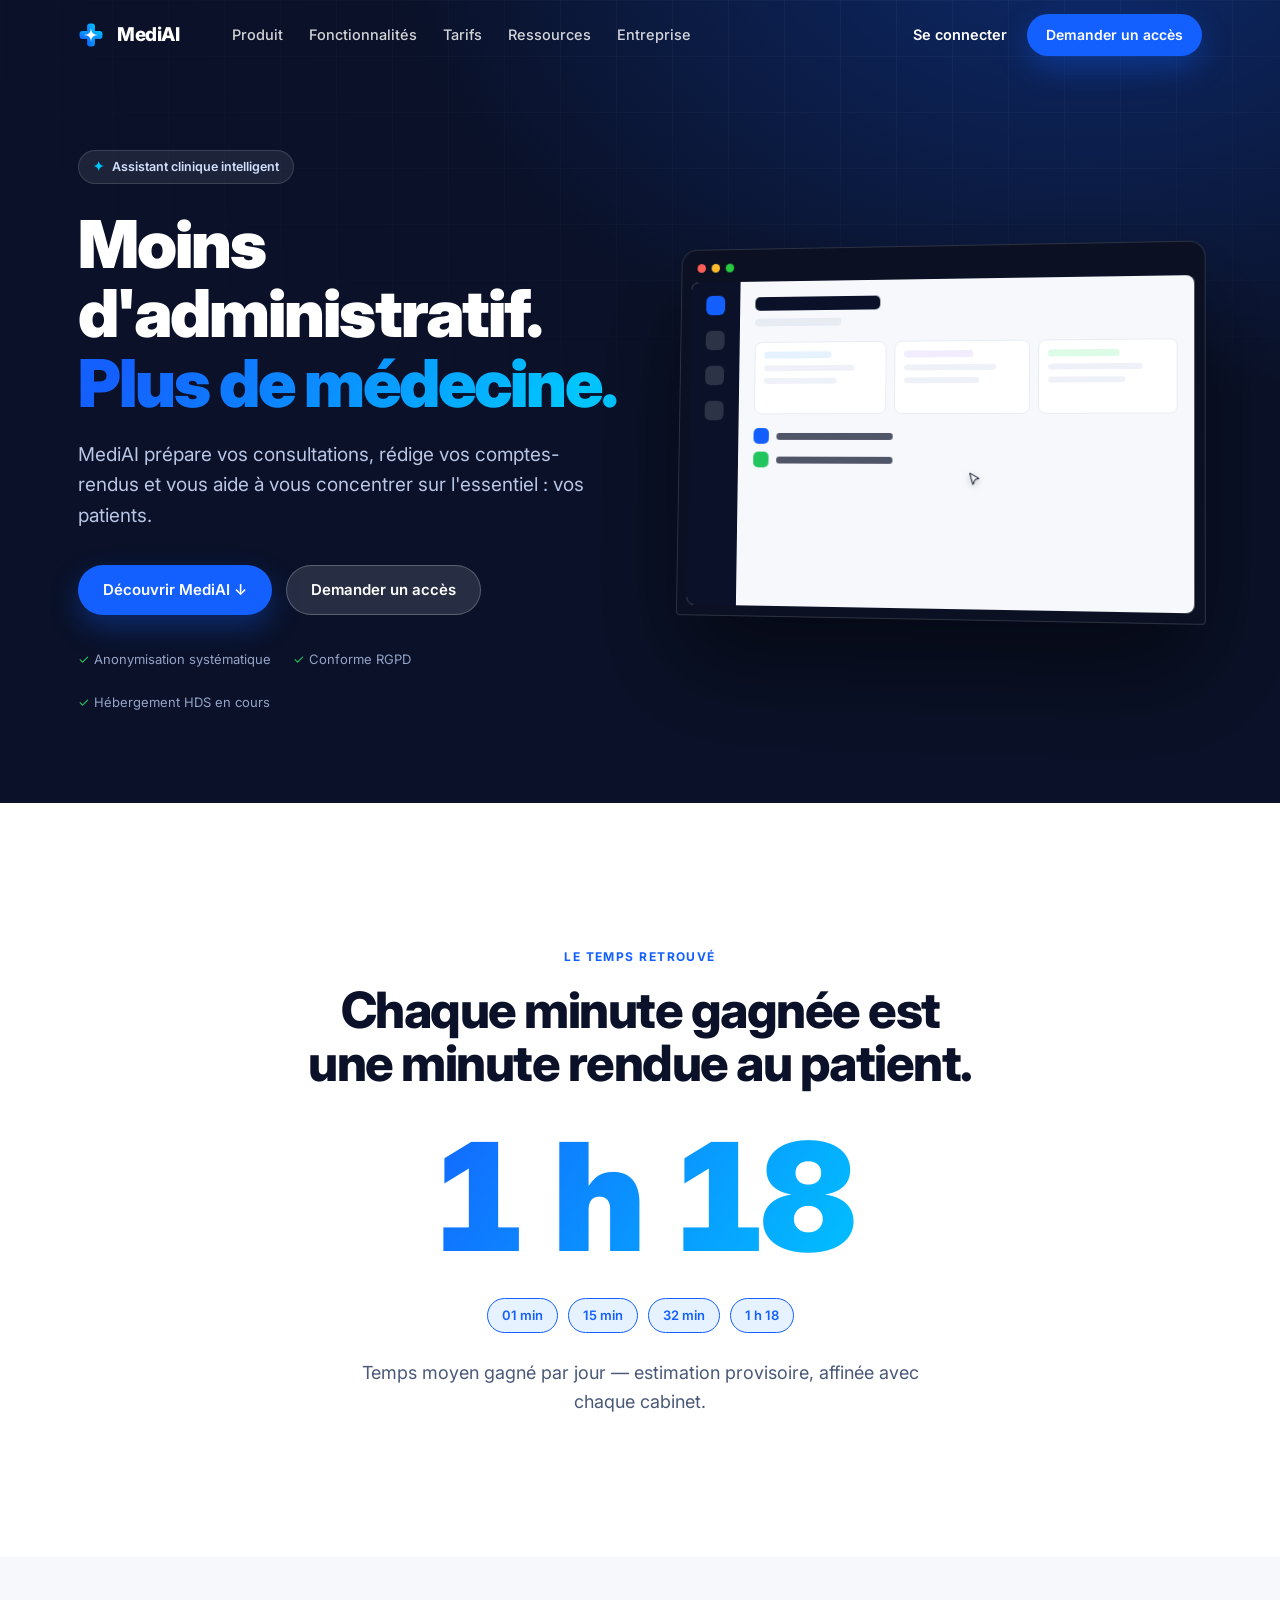
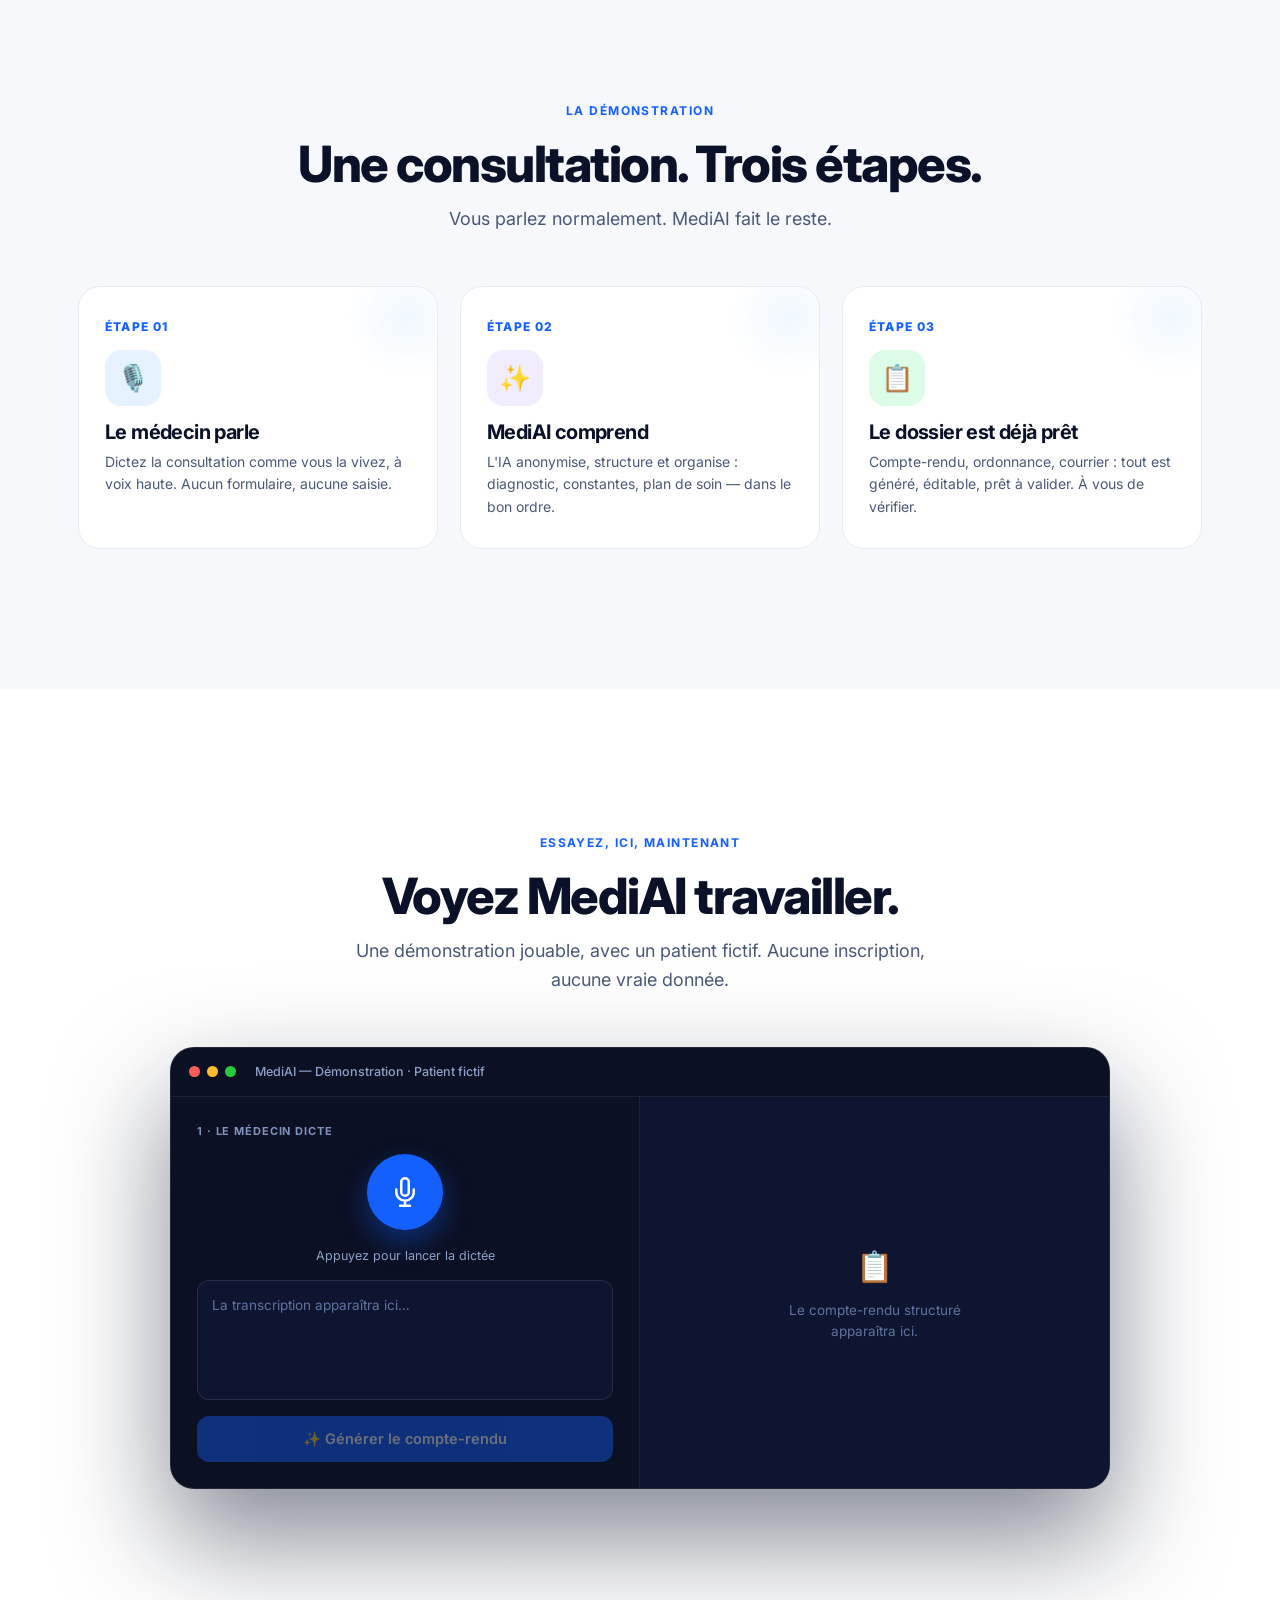
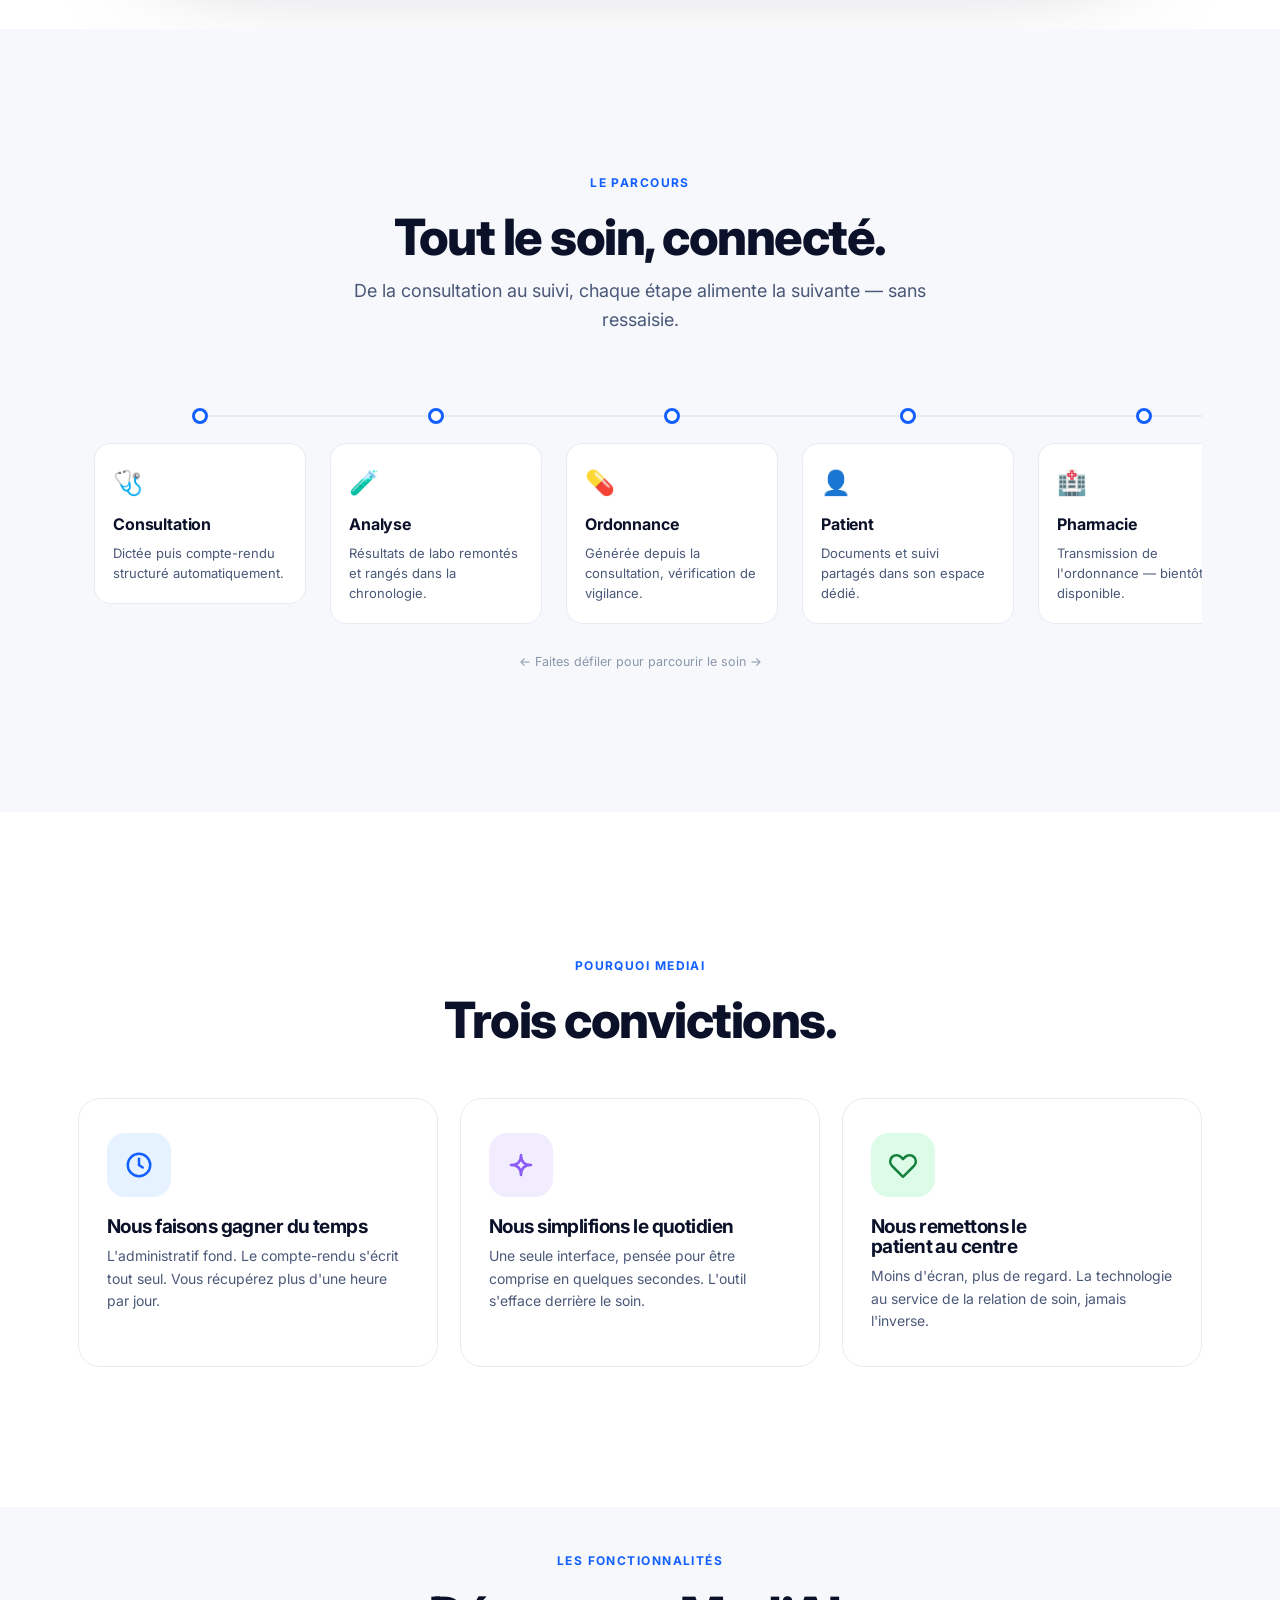
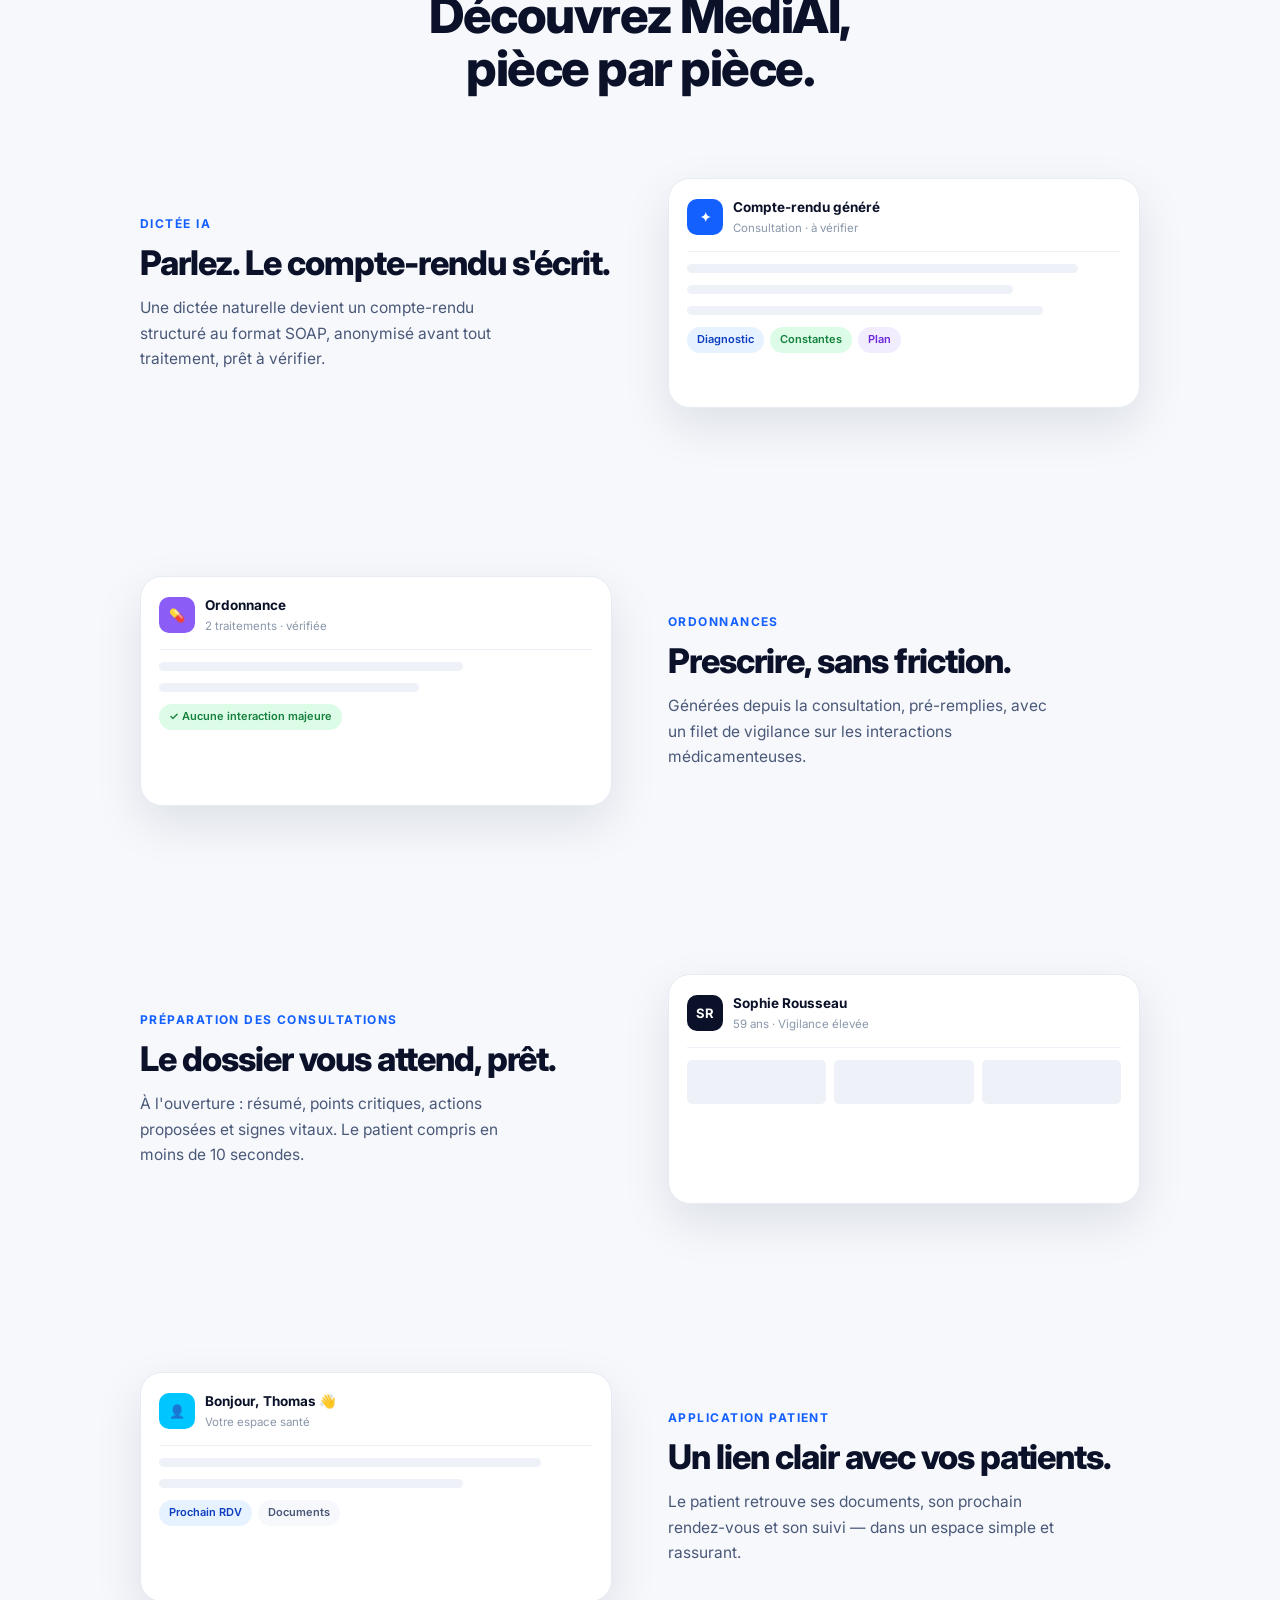
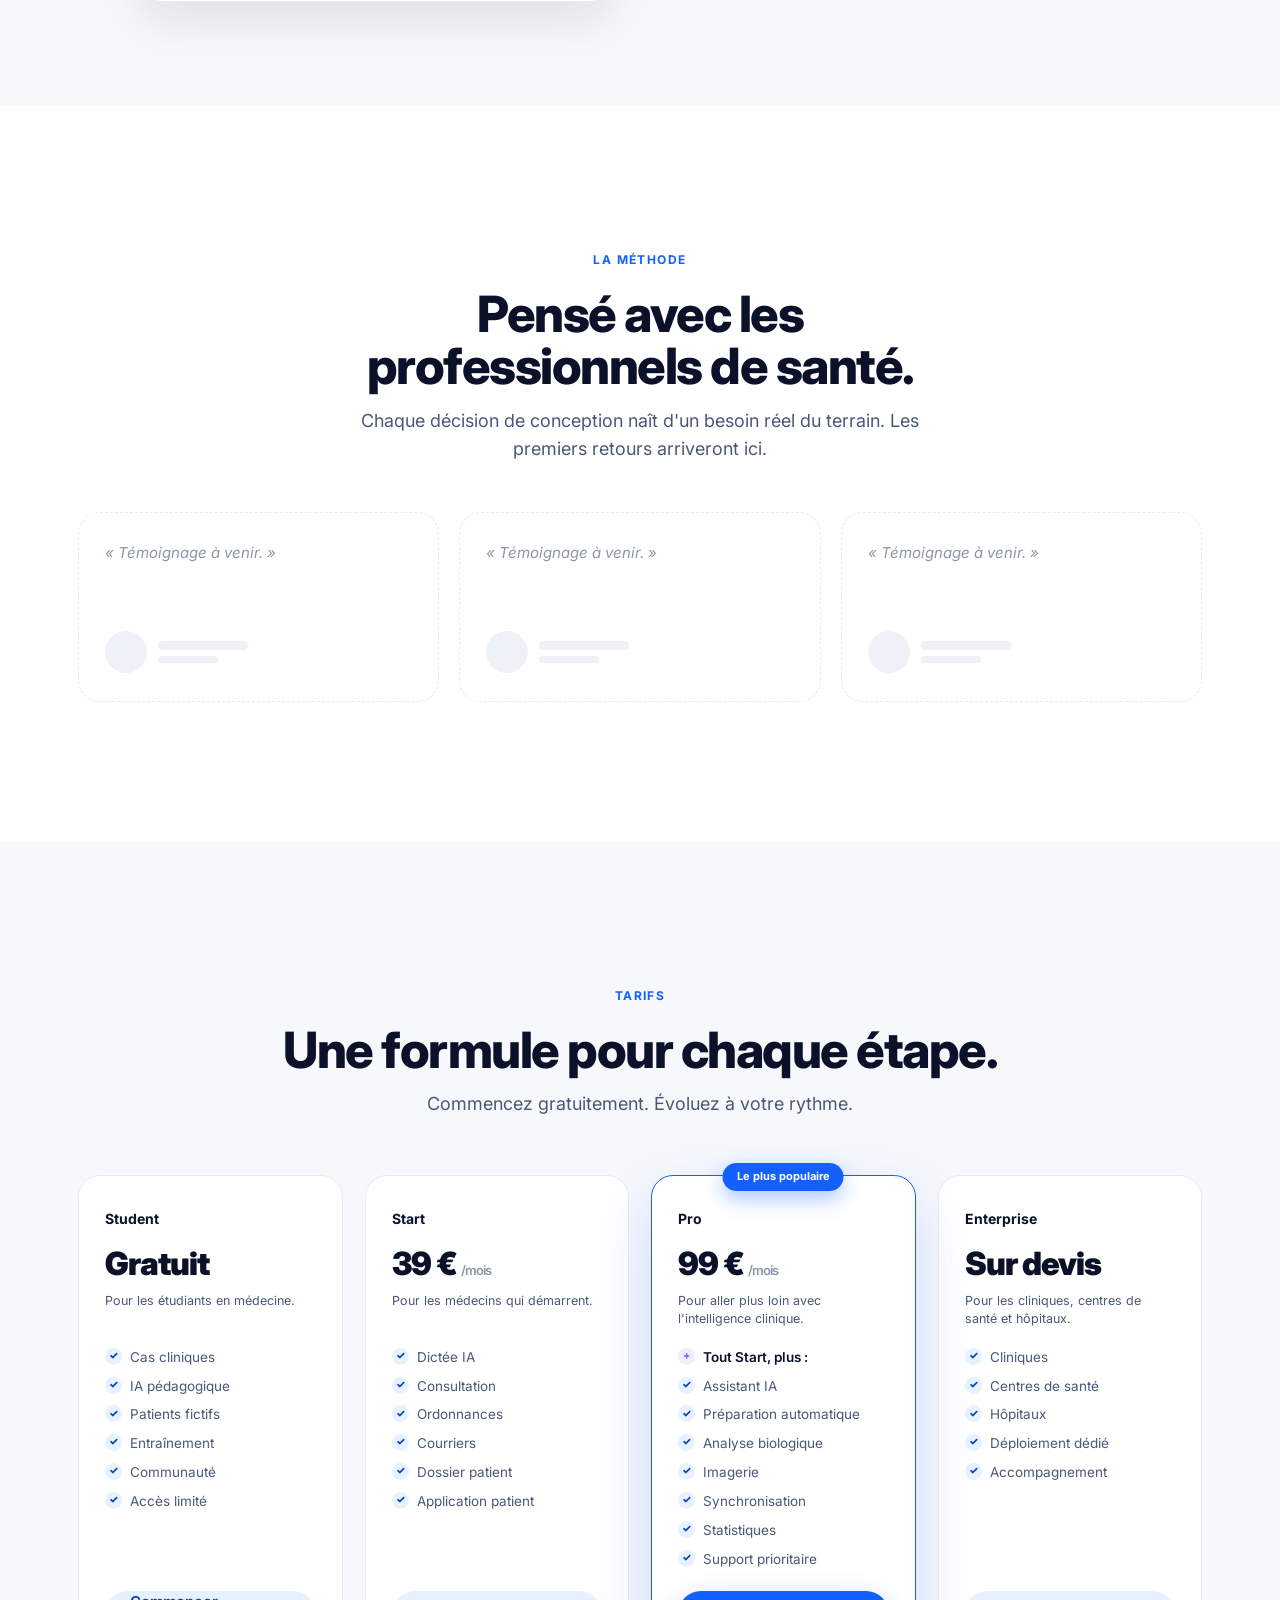
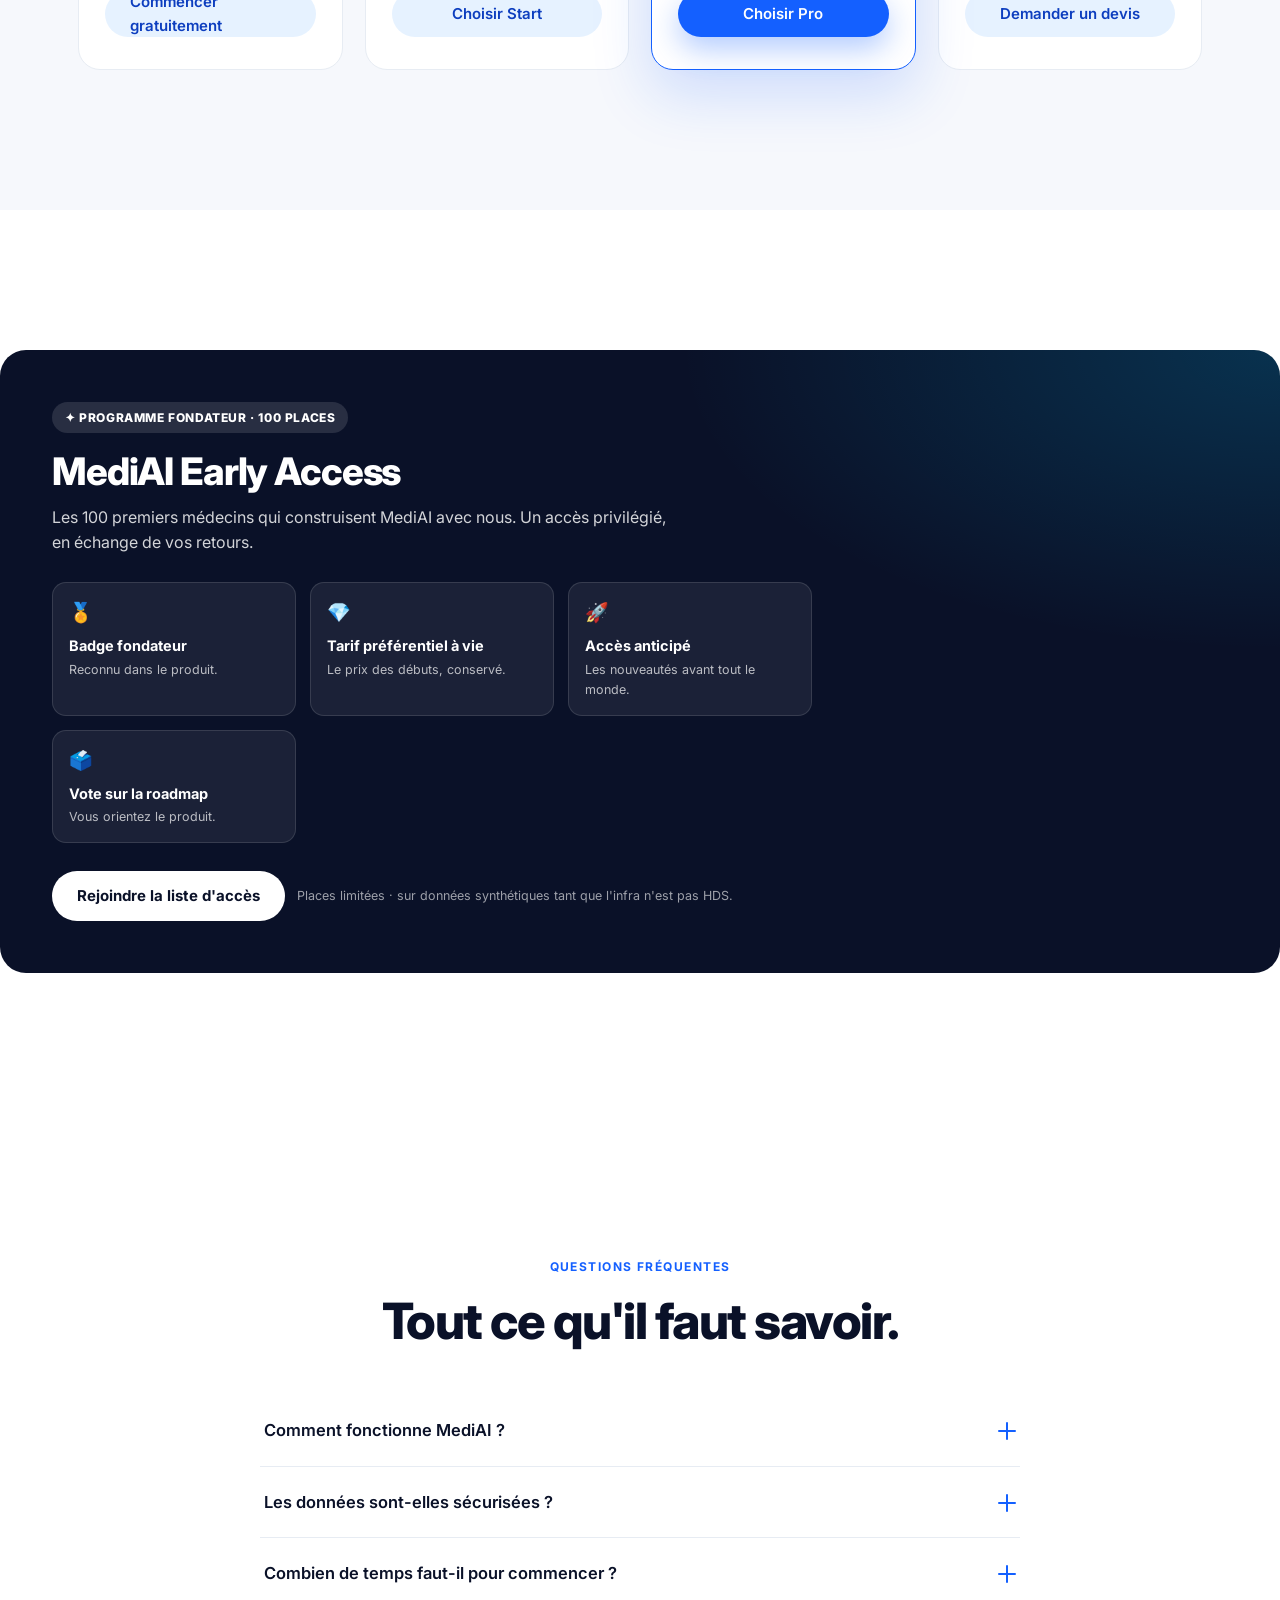
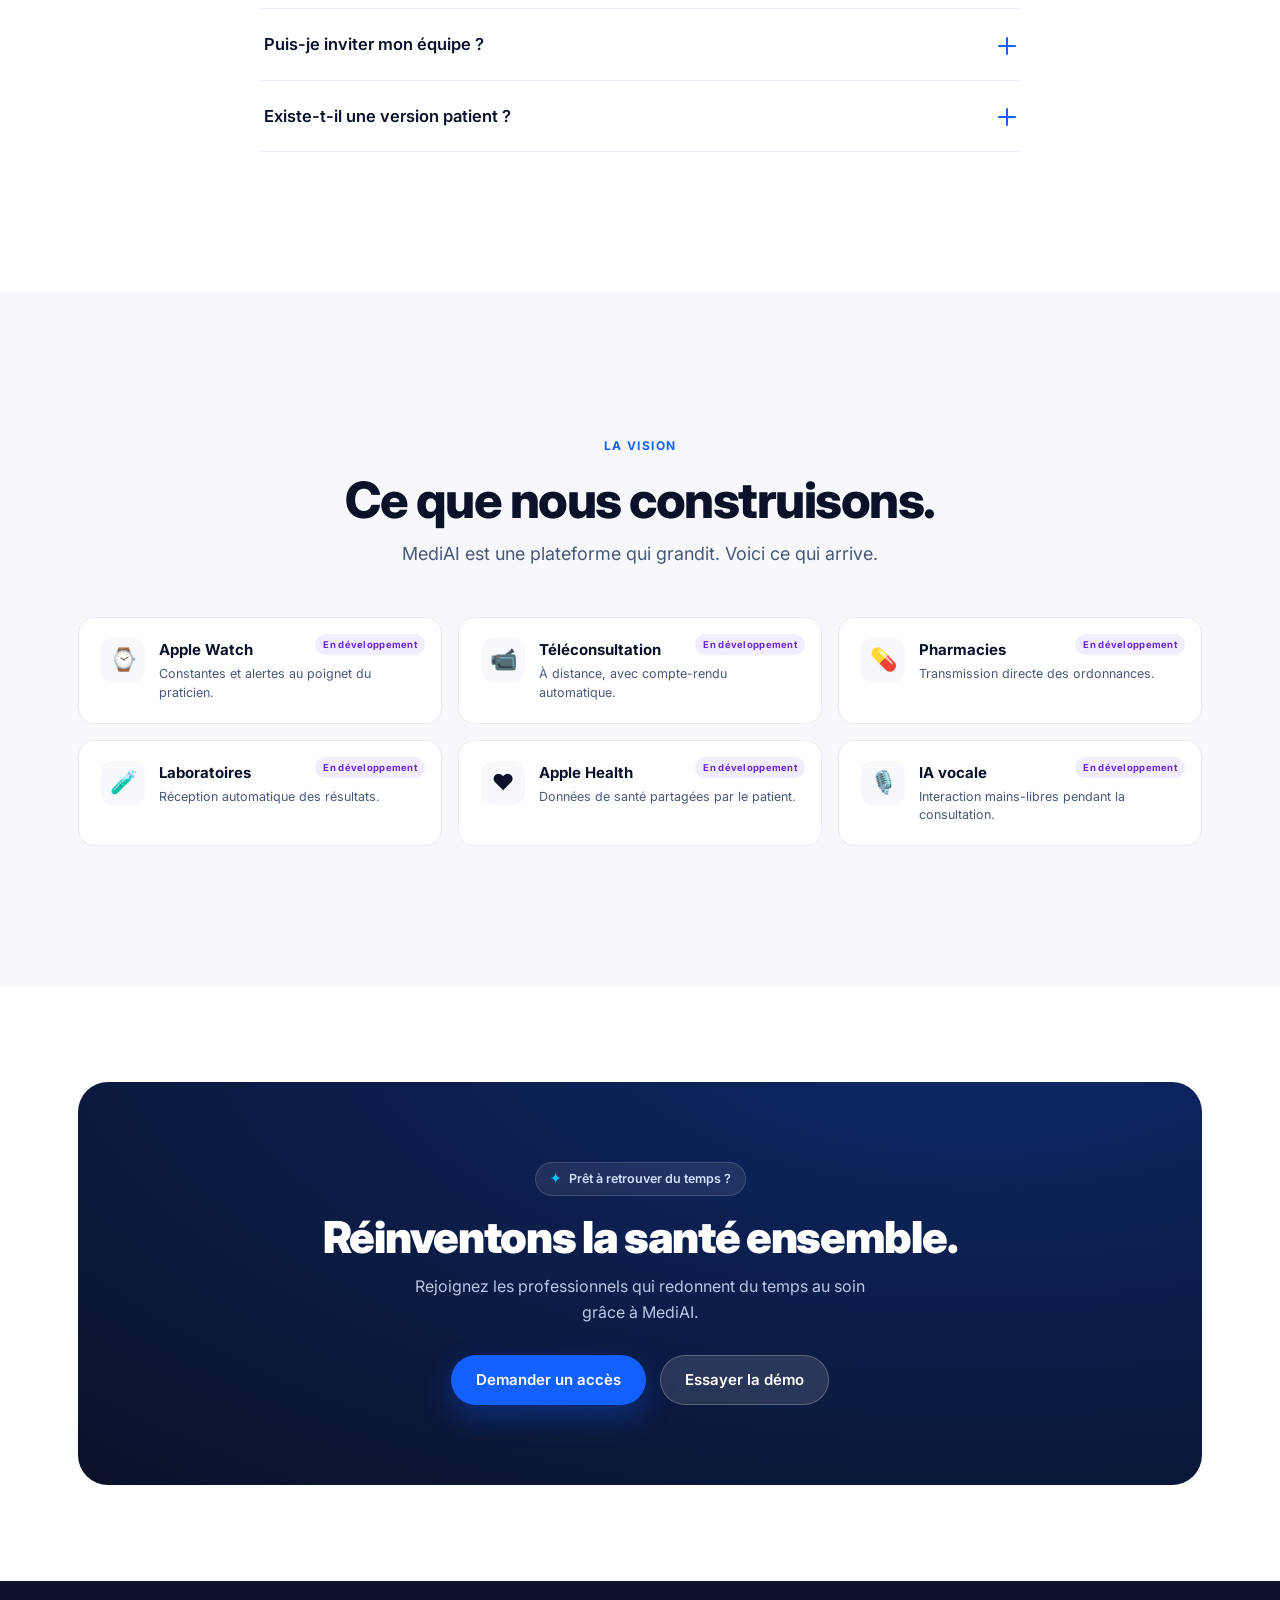
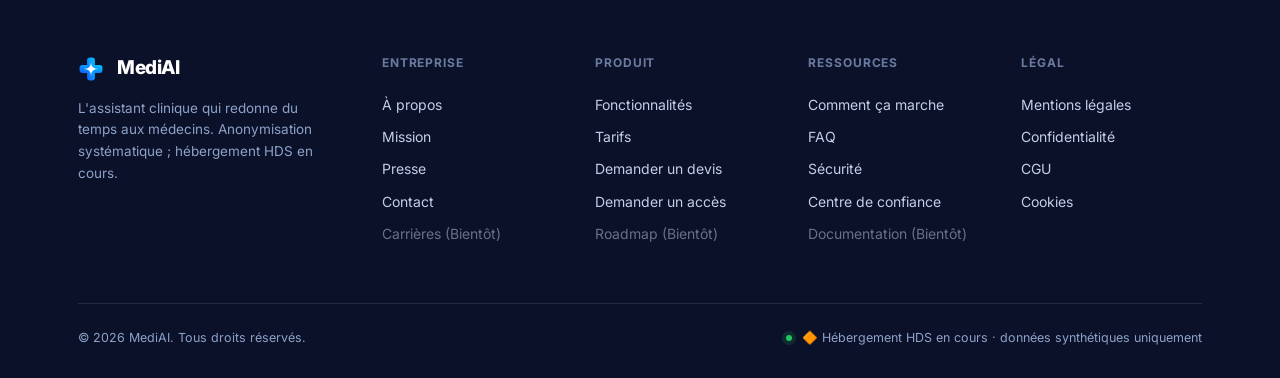
<file: index.html>
<!DOCTYPE html>
<html lang="fr">
<head>
<meta charset="UTF-8">
<meta name="viewport" content="width=device-width, initial-scale=1.0">
<title>MediAI — Moins d'administratif. Plus de médecine.</title>
<meta name="description" content="MediAI est l'assistant clinique qui prépare vos consultations, rédige vos comptes-rendus et vous aide à vous concentrer sur vos patients.">
<meta name="theme-color" content="#0A1128">
<link rel="icon" type="image/svg+xml" href="/logo.svg">
<script type="application/ld+json">
{
  "@context": "https://schema.org",
  "@type": "Organization",
  "name": "MediAI",
  "url": "https://mediai.fr",
  "logo": "https://mediai.fr/logo.svg",
  "description": "Assistant clinique qui prépare les consultations, rédige les comptes-rendus et redonne du temps aux médecins.",
  "email": "contactmediaifr@gmail.com",
  "sameAs": ["https://instagram.com"]
}
</script>
<!-- Open Graph / SEO -->
<meta property="og:type" content="website">
<meta property="og:site_name" content="MediAI">
<meta property="og:title" content="MediAI — Moins d'administratif. Plus de médecine.">
<meta property="og:description" content="L'assistant clinique qui prépare vos consultations, rédige vos comptes-rendus et vous rend du temps pour vos patients.">
<meta property="og:image" content="/logo.png">
<meta property="og:locale" content="fr_FR">
<meta name="twitter:card" content="summary_large_image">
<meta name="twitter:title" content="MediAI — Moins d'administratif. Plus de médecine.">
<meta name="twitter:description" content="L'assistant clinique qui vous rend du temps pour vos patients.">
<link rel="preconnect" href="https://fonts.googleapis.com">
<link rel="preconnect" href="https://fonts.gstatic.com" crossorigin>
<link href="https://fonts.googleapis.com/css2?family=Inter:wght@400;500;600;700;800;900&display=swap" rel="stylesheet">
<link rel="stylesheet" href="/tokens.css">
<style>
  :root{
    --navy:#0A1128; --navy-2:#0d1836; --blue:#1460FF; --blue-light:#00C6FF; --blue-tint:#E6F2FF;
    --violet:#8B5CF6; --violet-tint:#F1EDFF; --violet-deep:#6D28D9; --green:#22C55E; --green-tint:#DCFCE7; --green-deep:#15803D; --amber:#F59E0B; --pink:#EC4899; --red:#EF4444;
    --paper:#FFFFFF; --paper-2:#F6F8FC; --line:#E7ECF3; --line-2:#EEF2F8;
    --ink:#0A1128; --ink-soft:#4A5878; --ink-faint:#8A97AA; --accent-deep:#0D3EBF;
    --grad-text:linear-gradient(120deg,#1460FF 10%,#00C6FF 90%);
    --shadow-sm:0 4px 16px rgba(10,17,40,.06);
    --shadow-md:0 18px 48px rgba(10,17,40,.10);
    --shadow-lg:0 40px 90px rgba(10,17,40,.18);
    --r-sm:10px; --r-md:16px; --r-lg:22px; --r-xl:30px;
    --ease:cubic-bezier(.22,.61,.36,1);
    --sans:'Inter',-apple-system,BlinkMacSystemFont,'Segoe UI',sans-serif;
  }
  *{margin:0;padding:0;box-sizing:border-box}
  html{scroll-behavior:smooth}
  body{font-family:var(--sans);color:var(--ink);background:var(--paper);line-height:1.6;-webkit-font-smoothing:antialiased;overflow-x:hidden}
  a{text-decoration:none;color:inherit}
  img{max-width:100%;display:block}
  ::selection{background:var(--blue-tint);color:var(--accent-deep)}
  .wrap{max-width:1180px;margin:0 auto;padding:0 28px}

  /* ── Typographie éditoriale ── */
  .eyebrow{font-size:12px;font-weight:700;letter-spacing:.12em;text-transform:uppercase;color:var(--blue)}
  h1,h2,h3{letter-spacing:-.03em;line-height:1.05;text-wrap:balance}
  .h-sec{font-size:clamp(30px,4.4vw,50px);font-weight:800}
  .sub-sec{font-size:clamp(15px,1.6vw,18px);color:var(--ink-soft);max-width:600px;line-height:1.6;font-weight:400}
  .center{text-align:center;max-width:720px;margin:0 auto}
  .grad{background:var(--grad-text);-webkit-background-clip:text;background-clip:text;-webkit-text-fill-color:transparent}

  /* ── Boutons ── */
  .btn{display:inline-flex;align-items:center;gap:8px;height:50px;padding:0 24px;border-radius:999px;font-family:inherit;font-size:15px;font-weight:600;cursor:pointer;border:1px solid transparent;transition:transform .25s var(--ease),box-shadow .25s var(--ease),background .25s,border-color .25s,color .25s}
  .btn-primary{background:var(--blue);color:#fff;box-shadow:0 12px 30px rgba(20,96,255,.32)}
  .btn-primary:hover{transform:translateY(-2px);box-shadow:0 18px 44px rgba(20,96,255,.42);background:#2b72ff}
  .btn-dark{background:var(--navy);color:#fff}
  .btn-dark:hover{transform:translateY(-2px);background:#141e38}
  .btn-ghost{background:transparent;color:var(--ink);border-color:var(--line)}
  .btn-ghost:hover{border-color:var(--blue);color:var(--blue);transform:translateY(-2px)}
  .btn-light{background:rgba(255,255,255,.12);color:#fff;border-color:rgba(255,255,255,.24)}
  .btn-light:hover{background:rgba(255,255,255,.2);transform:translateY(-2px)}

  /* ── Header ── */
  header{position:fixed;top:0;left:0;right:0;z-index:100;transition:background .4s,box-shadow .4s,border-color .4s;border-bottom:1px solid transparent}
  header.scrolled{background:rgba(255,255,255,.82);backdrop-filter:saturate(180%) blur(16px);border-bottom-color:var(--line-2)}
  .nav{display:flex;align-items:center;gap:14px;height:70px}
  .brand{display:flex;align-items:center;gap:10px;font-weight:800;font-size:19px;letter-spacing:-.02em;color:#fff;transition:color .4s}
  header.scrolled .brand{color:var(--ink)}
  .brand .mk{width:30px;height:30px;border-radius:9px;background:linear-gradient(135deg,var(--blue),var(--blue-light));display:grid;place-items:center;font-size:16px;color:#fff}
  .nav-links{display:flex;gap:26px;margin-left:38px}
  .nav-links a{font-size:14.5px;font-weight:500;color:rgba(255,255,255,.82);transition:color .3s}
  header.scrolled .nav-links a{color:var(--ink-soft)}
  .nav-links a:hover{color:var(--blue)}
  .nav-right{margin-left:auto;display:flex;align-items:center;gap:12px}
  .nav-login{font-size:14.5px;font-weight:600;color:#fff;padding:9px 8px;transition:color .3s;cursor:pointer}
  header.scrolled .nav-login{color:var(--ink)}
  .nav-login:hover{color:var(--blue)}
  .nav-cta{height:42px;padding:0 18px;font-size:14px}
  .nav-toggle{display:none;margin-left:auto;flex-direction:column;gap:5px;background:none;border:none;cursor:pointer;padding:6px}
  .nav-toggle span{width:22px;height:2px;background:#fff;border-radius:2px;transition:background .4s}
  header.scrolled .nav-toggle span{background:var(--ink)}
  .mobile-menu{display:none;position:fixed;top:70px;left:0;right:0;z-index:99;background:#fff;border-bottom:1px solid var(--line);flex-direction:column;padding:18px 28px 24px;gap:6px;transform:translateY(-12px);opacity:0;pointer-events:none;transition:opacity .3s,transform .3s}
  .mobile-menu.open{opacity:1;transform:none;pointer-events:auto}
  .mobile-menu a{padding:11px 0;font-size:15px;font-weight:500;color:var(--ink);border-bottom:1px solid var(--line-2)}

  /* ── Reveal ── */
  .reveal{opacity:0;transform:translateY(22px);transition:opacity .8s var(--ease),transform .8s var(--ease)}
  .reveal.in{opacity:1;transform:none}
  .reveal[data-d="1"]{transition-delay:.08s}.reveal[data-d="2"]{transition-delay:.16s}.reveal[data-d="3"]{transition-delay:.24s}.reveal[data-d="4"]{transition-delay:.32s}

  section{position:relative}
  .sec{padding:clamp(80px,11vw,140px) 0}
  .sec-sm{padding:clamp(56px,8vw,96px) 0}
  .bg-paper{background:var(--paper-2)}
  .bg-navy{background:var(--navy);color:#fff}

  /* ══ ① HERO ══ */
  .hero{position:relative;padding:150px 0 90px;background:radial-gradient(120% 130% at 85% -10%,#0d2a6b 0%,var(--navy) 46%);color:#fff;overflow:hidden}
  .hero::after{content:"";position:absolute;inset:0;background-image:linear-gradient(rgba(255,255,255,.04) 1px,transparent 1px),linear-gradient(90deg,rgba(255,255,255,.04) 1px,transparent 1px);background-size:56px 56px;-webkit-mask-image:radial-gradient(120% 90% at 70% 0,#000,transparent 70%);mask-image:radial-gradient(120% 90% at 70% 0,#000,transparent 70%);pointer-events:none}
  .hero-grid{position:relative;z-index:2;display:grid;grid-template-columns:1.02fr 1fr;gap:48px;align-items:center}
  .hero-pill{display:inline-flex;align-items:center;gap:8px;font-size:12.5px;font-weight:600;color:#cfe0ff;background:rgba(255,255,255,.08);border:1px solid rgba(255,255,255,.14);padding:6px 14px;border-radius:999px;margin-bottom:26px}
  .hero-pill .s{color:var(--blue-light)}
  .hero h1{font-size:clamp(38px,5.4vw,66px);font-weight:900;margin-bottom:22px}
  .hero .lead{font-size:clamp(16px,1.7vw,19px);color:#b9c6e6;line-height:1.6;max-width:520px;margin-bottom:34px;font-weight:400}
  .hero-cta{display:flex;gap:14px;flex-wrap:wrap}
  .hero-trust{display:flex;gap:22px;flex-wrap:wrap;margin-top:34px;font-size:13px;color:#93a4c8}
  .hero-trust .c{color:var(--green)}

  /* MacBook animé */
  .device{position:relative;perspective:1600px}
  .mac{transform:rotateY(-9deg) rotateX(3deg);transform-style:preserve-3d;animation:macFloat 7s ease-in-out infinite}
  @keyframes macFloat{0%,100%{transform:rotateY(-9deg) rotateX(3deg) translateY(0)}50%{transform:rotateY(-7deg) rotateX(2deg) translateY(-12px)}}
  .mac-screen{background:#0b1022;border:1px solid rgba(255,255,255,.14);border-radius:16px 16px 4px 4px;padding:10px;box-shadow:0 50px 100px rgba(0,0,0,.5);position:relative}
  .mac-bar{display:flex;gap:6px;padding:4px 6px 10px}
  .mac-bar i{width:9px;height:9px;border-radius:50%;background:#ff5f57}.mac-bar i:nth-child(2){background:#febc2e}.mac-bar i:nth-child(3){background:#28c840}
  .mac-app{background:#f6f8fc;border-radius:8px;overflow:hidden;height:330px;display:grid;grid-template-columns:52px 1fr}
  .mac-side{background:var(--navy);padding:14px 0;display:flex;flex-direction:column;align-items:center;gap:16px}
  .mac-side span{width:20px;height:20px;border-radius:6px;background:rgba(255,255,255,.14)}
  .mac-side span:first-child{background:var(--blue)}
  .mac-main{padding:16px 16px 0;overflow:hidden}
  .mac-name{height:14px;width:130px;border-radius:5px;background:var(--navy);opacity:0;animation:matIn .6s .4s var(--ease) forwards}
  .mac-sub{height:8px;width:90px;border-radius:4px;background:var(--line);margin-top:8px;opacity:0;animation:matIn .6s .6s var(--ease) forwards}
  .mac-cards{display:grid;grid-template-columns:1fr 1fr 1fr;gap:8px;margin-top:16px}
  .mac-card{background:#fff;border:1px solid var(--line);border-radius:8px;height:74px;padding:9px;opacity:0;transform:translateY(8px)}
  .mac-card:nth-child(1){animation:matUp .55s 1s var(--ease) forwards}
  .mac-card:nth-child(2){animation:matUp .55s 1.18s var(--ease) forwards}
  .mac-card:nth-child(3){animation:matUp .55s 1.36s var(--ease) forwards}
  .mac-card b{display:block;height:7px;width:60%;border-radius:3px;background:var(--blue-tint)}
  .mac-card b.v{background:var(--violet-tint)}.mac-card b.g{background:var(--green-tint)}
  .mac-card i{display:block;height:6px;width:80%;border-radius:3px;background:var(--line-2);margin-top:7px}
  .mac-card i:nth-child(3){width:65%}
  .mac-tl{margin-top:14px;display:flex;flex-direction:column;gap:8px}
  .mac-row{display:flex;align-items:center;gap:8px;opacity:0}
  .mac-row:nth-child(1){animation:matIn .5s 1.7s var(--ease) forwards}
  .mac-row:nth-child(2){animation:matIn .5s 1.9s var(--ease) forwards}
  .mac-dot{width:16px;height:16px;border-radius:5px;background:var(--blue);flex:none}
  .mac-dot.g{background:var(--green)}
  .mac-row b{height:7px;width:120px;border-radius:3px;background:var(--navy);opacity:.7}
  .mac-cursor{position:absolute;width:16px;height:16px;z-index:5;left:56%;top:60%;pointer-events:none;filter:drop-shadow(0 2px 3px rgba(0,0,0,.25));animation:macCur 7s var(--ease) infinite}
  .mac-cursor svg{width:100%;height:100%}
  @keyframes matIn{to{opacity:1}}
  @keyframes matUp{to{opacity:1;transform:none}}
  @keyframes macCur{0%{left:80%;top:78%}22%{left:24%;top:30%}40%{left:24%;top:30%}60%{left:70%;top:56%}100%{left:80%;top:78%}}

  /* ══ ② LE TEMPS RETROUVÉ ══ */
  .time-num{font-size:clamp(66px,13vw,150px);font-weight:900;letter-spacing:-.05em;line-height:.9;background:var(--grad-text);-webkit-background-clip:text;background-clip:text;-webkit-text-fill-color:transparent;font-variant-numeric:tabular-nums}
  .time-steps{display:flex;justify-content:center;gap:10px;flex-wrap:wrap;margin-top:34px}
  .time-chip{font-size:13px;font-weight:600;color:var(--ink-faint);padding:6px 14px;border:1px solid var(--line);border-radius:999px;transition:all .5s var(--ease)}
  .time-chip.on{color:var(--blue);border-color:var(--blue);background:var(--blue-tint)}

  /* ══ ③ TROIS ÉTAPES ══ */
  .steps{display:grid;grid-template-columns:repeat(3,1fr);gap:22px;margin-top:52px}
  .step{background:var(--paper);border:1px solid var(--line);border-radius:var(--r-lg);padding:30px 26px;position:relative;overflow:hidden;transition:transform .3s var(--ease),box-shadow .3s var(--ease)}
  .step:hover{transform:translateY(-4px);box-shadow:var(--shadow-md)}
  .step-n{font-size:12px;font-weight:800;letter-spacing:.1em;color:var(--blue)}
  .step-ic{width:56px;height:56px;border-radius:16px;display:grid;place-items:center;font-size:26px;background:var(--blue-tint);margin:14px 0 16px}
  .step h3{font-size:20px;margin-bottom:8px}
  .step p{font-size:14px;color:var(--ink-soft);line-height:1.6}
  .step .pulse{position:absolute;right:-30px;top:-30px;width:120px;height:120px;border-radius:50%;background:radial-gradient(var(--blue-tint),transparent 70%);opacity:.6}

  /* ══ ④ TIMELINE INTERACTIVE ══ */
  .tl-wrap{margin-top:56px}
  .tl-track{display:flex;gap:0;overflow-x:auto;padding:8px 4px 22px;scroll-snap-type:x mandatory;-ms-overflow-style:none;scrollbar-width:none}
  .tl-track::-webkit-scrollbar{display:none}
  .tl-node{flex:0 0 236px;scroll-snap-align:center;position:relative;padding-top:44px}
  .tl-node::before{content:"";position:absolute;top:16px;left:0;right:0;height:2px;background:var(--line)}
  .tl-node:first-child::before{left:50%}.tl-node:last-child::before{right:50%}
  .tl-bead{position:absolute;top:9px;left:50%;transform:translateX(-50%);width:16px;height:16px;border-radius:50%;background:#fff;border:3px solid var(--blue);z-index:2;transition:transform .3s}
  .tl-card{margin:0 12px;background:#fff;border:1px solid var(--line);border-radius:var(--r-md);padding:20px 18px;transition:transform .3s var(--ease),box-shadow .3s var(--ease),border-color .3s}
  .tl-card:hover{transform:translateY(-4px);box-shadow:var(--shadow-md);border-color:transparent}
  .tl-card:hover ~ .tl-bead,.tl-node:hover .tl-bead{transform:translateX(-50%) scale(1.25)}
  .tl-ic{font-size:24px}
  .tl-card h4{font-size:16px;margin:10px 0 5px;letter-spacing:-.01em}
  .tl-card p{font-size:13px;color:var(--ink-soft);line-height:1.55}
  .tl-hint{text-align:center;font-size:12.5px;color:var(--ink-faint);margin-top:6px}

  /* ══ ⑤ POURQUOI + ⑩ FUTUR : cartes ══ */
  .why-grid{display:grid;grid-template-columns:repeat(3,1fr);gap:22px;margin-top:52px}
  .why{background:var(--paper);border:1px solid var(--line);border-radius:var(--r-lg);padding:34px 28px;transition:transform .3s var(--ease),box-shadow .3s var(--ease)}
  .why:hover{transform:translateY(-5px);box-shadow:var(--shadow-md)}
  .why-ill{width:64px;height:64px;border-radius:18px;display:grid;place-items:center;margin-bottom:20px}
  .why h3{font-size:19px;margin-bottom:8px}
  .why p{font-size:14px;color:var(--ink-soft);line-height:1.6}

  /* ══ ⑥ FEATURES PROGRESSIVES ══ */
  .feat{display:grid;grid-template-columns:1fr 1fr;gap:56px;align-items:center;margin:0 auto;max-width:1000px;padding:clamp(48px,7vw,84px) 0}
  .feat.rev{direction:rtl}.feat.rev>*{direction:ltr}
  .feat-txt .eyebrow{margin-bottom:12px;display:block}
  .feat-txt h3{font-size:clamp(24px,3vw,34px);font-weight:800;margin-bottom:14px}
  .feat-txt p{font-size:15.5px;color:var(--ink-soft);line-height:1.65;max-width:400px}
  .feat-mock{background:#fff;border:1px solid var(--line);border-radius:var(--r-lg);box-shadow:var(--shadow-md);padding:18px;min-height:230px}
  .fm-head{display:flex;align-items:center;gap:10px;padding-bottom:14px;border-bottom:1px solid var(--line-2)}
  .fm-av{width:36px;height:36px;border-radius:10px;background:var(--blue);color:#fff;display:grid;place-items:center;font-size:13px;font-weight:700}
  .fm-t{font-size:13.5px;font-weight:700}.fm-s{font-size:11.5px;color:var(--ink-faint)}
  .fm-line{height:9px;border-radius:5px;background:var(--line-2);margin-top:12px}
  .fm-pill{display:inline-block;font-size:11px;font-weight:600;padding:4px 10px;border-radius:999px;margin:12px 6px 0 0}

  /* ══ ⑦ TÉMOIGNAGES ══ */
  .tst-grid{display:grid;grid-template-columns:repeat(3,1fr);gap:20px;margin-top:48px}
  .tst{background:var(--paper);border:1px dashed var(--line);border-radius:var(--r-lg);padding:28px 26px;min-height:190px;display:flex;flex-direction:column}
  .tst-q{font-size:15px;color:var(--ink-faint);font-style:italic;line-height:1.6;flex:1}
  .tst-who{display:flex;align-items:center;gap:11px;margin-top:20px}
  .tst-av{width:42px;height:42px;border-radius:50%;background:var(--line-2)}
  .tst-nm{height:9px;width:90px;border-radius:4px;background:var(--line-2)}
  .tst-rl{height:7px;width:60px;border-radius:4px;background:var(--line-2);margin-top:6px}
  .tst-badge{font-size:10.5px;font-weight:700;color:var(--ink-faint);letter-spacing:.04em;text-transform:uppercase}

  /* ══ ⑭ ESSAYER MEDIAI (WOW) ══ */
  .try-panel{max-width:940px;margin:52px auto 0;background:#0b1022;border:1px solid rgba(255,255,255,.1);border-radius:24px;box-shadow:0 50px 110px rgba(10,17,40,.5);overflow:hidden}
  .try-bar{display:flex;align-items:center;gap:7px;padding:14px 18px;border-bottom:1px solid rgba(255,255,255,.08)}
  .try-bar i{width:11px;height:11px;border-radius:50%;background:#ff5f57}.try-bar i:nth-child(2){background:#febc2e}.try-bar i:nth-child(3){background:#28c840}
  .try-bar span{margin-left:12px;font-size:12.5px;color:#8ea2c9;font-weight:500}
  .try-body{display:grid;grid-template-columns:1fr 1fr;gap:0}
  .try-left{padding:26px;border-right:1px solid rgba(255,255,255,.08)}
  .try-right{padding:26px;background:#0e1530;min-height:340px}
  .try-lead{font-size:11px;font-weight:700;letter-spacing:.08em;text-transform:uppercase;color:#7f93bd;margin-bottom:14px}
  .try-mic{width:76px;height:76px;border-radius:50%;border:none;cursor:pointer;background:var(--blue);color:#fff;display:grid;place-items:center;margin:8px auto 16px;box-shadow:0 12px 30px rgba(20,96,255,.4);transition:transform .2s}
  .try-mic:hover{transform:scale(1.05)}
  .try-mic.rec{animation:tryPulse 1.2s infinite}
  @keyframes tryPulse{0%,100%{box-shadow:0 0 0 0 rgba(20,96,255,.5)}50%{box-shadow:0 0 0 16px rgba(20,96,255,0)}}
  .try-mic svg{width:30px;height:30px}
  .try-hint{text-align:center;font-size:12.5px;color:#8ea2c9;margin-bottom:14px}
  .try-tr{background:#0e1530;border:1px solid rgba(255,255,255,.1);border-radius:12px;padding:14px;min-height:120px;font-size:13.5px;color:#dfe8fb;line-height:1.6;white-space:pre-wrap}
  .try-tr .cur{display:inline-block;width:2px;height:15px;background:var(--blue-light);vertical-align:-2px;animation:blink 1s steps(1) infinite}
  @keyframes blink{50%{opacity:0}}
  .try-gen{width:100%;height:46px;margin-top:16px;border:none;border-radius:12px;background:var(--blue);color:#fff;font-family:inherit;font-size:14.5px;font-weight:600;cursor:pointer;transition:background .2s,opacity .2s}
  .try-gen:hover{background:#2b72ff}.try-gen:disabled{opacity:.4;cursor:default}
  .try-empty{color:#5f739c;font-size:13.5px;line-height:1.6;display:flex;flex-direction:column;align-items:center;justify-content:center;height:100%;text-align:center;gap:10px}
  .try-cr{color:#dfe8fb}
  .try-cr .cr-badge{display:inline-flex;align-items:center;gap:6px;font-size:10.5px;font-weight:700;color:#c9b8ff;background:rgba(139,92,246,.18);padding:3px 9px;border-radius:999px;margin-bottom:14px}
  .try-field{opacity:0;transform:translateY(6px);animation:crIn .5s var(--ease) forwards}
  .try-field .k{font-size:10px;font-weight:700;letter-spacing:.05em;text-transform:uppercase;color:#7f93bd;margin-bottom:3px}
  .try-field .v{font-size:13.5px;color:#eef3fe;line-height:1.55;margin-bottom:14px}
  .try-note{font-size:11px;color:#5f739c;margin-top:6px}
  @keyframes crIn{to{opacity:1;transform:none}}

  /* ══ ⑧ TARIFS ══ */
  .pgrid{display:grid;grid-template-columns:repeat(4,1fr);gap:22px;margin-top:56px;align-items:stretch}
  .pcard{display:flex;flex-direction:column;background:#fff;border:1px solid var(--line);border-radius:var(--r-lg);padding:32px 26px;transition:transform .35s var(--ease),box-shadow .35s var(--ease),border-color .35s}
  .pcard:hover{transform:translateY(-8px);box-shadow:var(--shadow-lg)}
  .pcard-pop{border:1.5px solid var(--blue);box-shadow:0 24px 60px rgba(20,96,255,.18);position:relative;transform:scale(1.045)}
  .pcard-pop:hover{transform:scale(1.045) translateY(-8px)}
  .pbadge{position:absolute;top:-13px;left:50%;transform:translateX(-50%);background:var(--blue);color:#fff;font-size:11px;font-weight:700;padding:5px 14px;border-radius:999px;white-space:nowrap;box-shadow:0 8px 20px rgba(20,96,255,.35)}
  .pname{font-size:14px;font-weight:700;color:var(--navy)}
  .pprice{font-size:32px;font-weight:900;letter-spacing:-.03em;color:var(--navy);margin:8px 0 2px;display:flex;align-items:baseline;gap:4px}
  .pprice .per{font-size:13px;font-weight:600;color:var(--ink-faint)}
  .ptag{font-size:12.5px;color:var(--ink-soft);line-height:1.5;margin-bottom:18px;min-height:38px}
  .pfeat{list-style:none;display:flex;flex-direction:column;gap:10px;margin:0 0 22px;flex:1}
  .pfeat li{font-size:13.5px;color:var(--ink-soft);padding-left:25px;position:relative;line-height:1.4}
  .pfeat li::before{content:"✓";position:absolute;left:0;top:0;width:17px;height:17px;border-radius:50%;background:var(--blue-tint);color:var(--accent-deep);font-size:10.5px;font-weight:800;display:flex;align-items:center;justify-content:center}
  .pfeat li.plus{font-weight:600;color:var(--navy)}
  .pfeat li.plus::before{content:"+";background:var(--violet-tint);color:var(--violet)}
  .pcard .btn{width:100%;justify-content:center;margin-top:auto;height:46px}
  .pbtn-soft{background:var(--blue-tint);color:var(--accent-deep)}
  .pbtn-soft:hover{background:#D6E6FF;transform:translateY(-2px)}

  /* ══ ⑨ FAQ ══ */
  .faq{max-width:760px;margin:48px auto 0}
  .faq-item{border-bottom:1px solid var(--line);cursor:pointer}
  .faq-q{display:flex;align-items:center;justify-content:space-between;gap:16px;padding:22px 4px;font-size:16.5px;font-weight:600;color:var(--ink)}
  .faq-plus{position:relative;width:18px;height:18px;flex:none}
  .faq-plus::before,.faq-plus::after{content:"";position:absolute;top:50%;left:0;width:100%;height:2px;background:var(--blue);border-radius:2px;transition:transform .35s var(--ease)}
  .faq-plus::after{transform:rotate(90deg)}
  .faq-item.open .faq-plus::after{transform:rotate(0)}
  .faq-a{max-height:0;overflow:hidden;transition:max-height .4s var(--ease)}
  .faq-a p{padding:0 4px 22px;font-size:15px;color:var(--ink-soft);line-height:1.65}

  /* ══ ⑩ FUTUR ══ */
  .fut-grid{display:grid;grid-template-columns:repeat(3,1fr);gap:16px;margin-top:48px}
  .fut{display:flex;align-items:flex-start;gap:14px;background:var(--paper);border:1px solid var(--line);border-radius:var(--r-md);padding:20px 22px;position:relative;transition:transform .3s var(--ease),box-shadow .3s var(--ease)}
  .fut:hover{transform:translateY(-3px);box-shadow:var(--shadow-sm)}
  .fut-ic{width:44px;height:44px;border-radius:12px;display:grid;place-items:center;font-size:22px;background:var(--paper-2);flex:none}
  .fut h4{font-size:15px;margin-bottom:3px}
  .fut p{font-size:12.5px;color:var(--ink-soft);line-height:1.5}
  .fut-badge{position:absolute;top:16px;right:16px;font-size:9.5px;font-weight:700;letter-spacing:.03em;padding:3px 8px;border-radius:999px;background:var(--violet-tint);color:var(--violet-deep)}

  /* ══ CTA final ══ */
  .cta-box{background:radial-gradient(120% 160% at 80% -20%,#0d2a6b,var(--navy));border-radius:var(--r-xl);padding:clamp(48px,7vw,80px);text-align:center;color:#fff;position:relative;overflow:hidden}
  .cta-box h2{font-size:clamp(28px,4vw,44px);font-weight:900;margin-bottom:14px}
  .cta-box p{color:#b9c6e6;max-width:480px;margin:0 auto 30px}

  /* ══ ⑪ FOOTER ══ */
  footer{background:var(--navy);color:#fff;padding:72px 0 30px}
  .foot-top{display:grid;grid-template-columns:1.5fr 1fr 1fr 1fr 1fr;gap:32px}
  .foot-brand .brand{color:#fff;margin-bottom:14px}
  .foot-brand p{font-size:13.5px;color:#8ea2c9;max-width:240px;line-height:1.6}
  .foot-col h4{font-size:12px;font-weight:700;letter-spacing:.08em;text-transform:uppercase;color:#6b7ba0;margin-bottom:16px}
  .foot-col a{display:block;font-size:14px;color:#c3cfe6;padding:5px 0;transition:color .25s}
  .foot-col a:hover{color:#fff}
  .foot-bottom{display:flex;align-items:center;justify-content:space-between;gap:16px;flex-wrap:wrap;margin-top:52px;padding-top:24px;border-top:1px solid rgba(255,255,255,.1);font-size:12.5px;color:#8ea2c9}
  .foot-ver{display:flex;align-items:center;gap:10px}
  .foot-tag{font-family:ui-monospace,SFMono-Regular,Menlo,monospace;font-size:11px;color:#c9b8ff;background:rgba(139,92,246,.16);padding:3px 9px;border-radius:6px}
  .foot-dot{width:6px;height:6px;border-radius:50%;background:var(--green);box-shadow:0 0 0 4px rgba(34,197,94,.15)}

  /* ── Sélecteur de connexion ── */
  .login-choice{position:fixed;inset:0;z-index:2000;display:none;align-items:center;justify-content:center;padding:24px}
  .login-choice.open{display:flex}
  .lc-backdrop{position:absolute;inset:0;background:rgba(10,17,40,.55);backdrop-filter:blur(4px)}
  .lc-panel{position:relative;background:var(--paper);border-radius:var(--r-lg);max-width:580px;width:100%;padding:38px 36px 34px;box-shadow:var(--shadow-lg);animation:lcIn .22s var(--ease)}
  @keyframes lcIn{from{opacity:0;transform:translateY(14px) scale(.985)}to{opacity:1;transform:none}}
  .lc-x{position:absolute;top:15px;right:17px;background:none;border:none;font-size:27px;line-height:1;color:var(--ink-faint);cursor:pointer;padding:4px}
  .lc-x:hover{color:var(--ink)}
  .lc-eyebrow{font-size:12px;font-weight:700;letter-spacing:.1em;text-transform:uppercase;color:var(--blue)}
  .lc-title{font-size:24px;font-weight:800;letter-spacing:-.02em;margin:6px 0 4px;color:var(--navy)}
  .lc-sub{font-size:14.5px;color:var(--ink-soft);margin-bottom:24px}
  .lc-grid{display:grid;grid-template-columns:1fr 1fr;gap:14px}
  .lc-card{display:flex;flex-direction:column;align-items:flex-start;gap:5px;padding:22px 20px;border:1.5px solid var(--line);border-radius:var(--r-md);background:var(--paper);transition:border-color .18s var(--ease),transform .12s var(--ease),box-shadow .18s var(--ease)}
  .lc-card:hover{border-color:var(--blue);transform:translateY(-3px);box-shadow:0 16px 36px rgba(20,96,255,.16)}
  .lc-ic{width:48px;height:48px;border-radius:13px;display:flex;align-items:center;justify-content:center;font-size:24px;background:var(--blue-tint);margin-bottom:8px}
  .lc-h{font-size:16px;font-weight:700;color:var(--navy)}
  .lc-d{font-size:12.5px;color:var(--ink-soft);line-height:1.5}
  .lc-go{font-size:13px;font-weight:700;color:var(--blue);margin-top:9px}

  /* ── Responsive ── */
  @media(max-width:980px){
    .nav-links{display:none}.nav-toggle{display:flex}.nav-right .nav-login,.nav-right .nav-cta{display:none}.nav-toggle{order:2}
    .mobile-menu{display:flex}
    .hero-grid{grid-template-columns:1fr;gap:44px}.device{max-width:520px;margin:0 auto}
    .steps,.why-grid,.tst-grid,.fut-grid{grid-template-columns:1fr}
    .pgrid{grid-template-columns:repeat(2,1fr)}.pcard-pop{transform:none}.pcard-pop:hover{transform:translateY(-8px)}
    .feat{grid-template-columns:1fr;gap:28px}.feat.rev{direction:ltr}
    .foot-top{grid-template-columns:1fr 1fr}
    .try-body{grid-template-columns:1fr}.try-left{border-right:none;border-bottom:1px solid rgba(255,255,255,.08)}
  }
  @media(max-width:560px){
    .pgrid{grid-template-columns:1fr}.foot-top{grid-template-columns:1fr}
    .hero{padding:120px 0 70px}
  }
  @media(prefers-reduced-motion:reduce){
    *{animation:none!important}
    .reveal{opacity:1;transform:none;transition:none}
    .mac{transform:rotateY(-8deg) rotateX(2deg)}
  }
</style>
</head>
<body>
<script>if(/[?&](checkout|session_id)=/.test(location.search)){location.replace("/app"+location.search+location.hash);}</script>

<!-- ══ HEADER ══ -->
<header id="hdr">
  <div class="wrap nav">
    <a href="#top" class="brand"><img src="/logo.svg" alt="MediAI" style="width:26px;height:26px;vertical-align:middle;margin-right:3px;"> MediAI</a>
    <nav class="nav-links">
      <a href="#comment">Produit</a>
      <a href="#essayer">Fonctionnalités</a>
      <a href="#pricing">Tarifs</a>
      <a href="/ressources">Ressources</a>
      <a href="/entreprise">Entreprise</a>
    </nav>
    <div class="nav-right">
      <a class="nav-login" data-login-choice>Se connecter</a>
      <a href="/app?mode=signup" class="btn btn-primary nav-cta">Demander un accès</a>
      <button class="nav-toggle" id="navToggle" aria-label="Menu"><span></span><span></span><span></span></button>
    </div>
  </div>
</header>
<div class="mobile-menu" id="mobileMenu">
  <a href="#comment">Produit</a><a href="#essayer">Fonctionnalités</a><a href="#pricing">Tarifs</a><a href="/ressources">Ressources</a><a href="/entreprise">Entreprise</a>
  <a data-login-choice style="color:var(--blue)">Se connecter</a>
  <a href="/app?mode=signup" class="btn btn-primary" style="margin-top:12px;justify-content:center">Demander un accès</a>
</div>

<!-- ══ ① HERO ══ -->
<section class="hero" id="top">
  <div class="wrap hero-grid">
    <div>
      <span class="hero-pill reveal"><span class="s">✦</span> Assistant clinique intelligent</span>
      <h1 class="reveal" data-d="1">Moins d'administratif.<br><span class="grad">Plus de médecine.</span></h1>
      <p class="lead reveal" data-d="2">MediAI prépare vos consultations, rédige vos comptes-rendus et vous aide à vous concentrer sur l'essentiel : vos patients.</p>
      <div class="hero-cta reveal" data-d="3">
        <a href="#comment" class="btn btn-primary">Découvrir MediAI ↓</a>
        <a href="/app?mode=signup" class="btn btn-light">Demander un accès</a>
      </div>
      <div class="hero-trust reveal" data-d="4">
        <span><span class="c">✓</span> Anonymisation systématique</span>
        <span><span class="c">✓</span> Conforme RGPD</span>
        <span><span class="c">✓</span> Hébergement HDS en cours</span>
      </div>
    </div>
    <div class="device reveal" data-d="2">
      <div class="mac">
        <div class="mac-screen">
          <div class="mac-bar"><i></i><i></i><i></i></div>
          <div class="mac-app">
            <div class="mac-side"><span></span><span></span><span></span><span></span></div>
            <div class="mac-main">
              <div class="mac-name"></div><div class="mac-sub"></div>
              <div class="mac-cards">
                <div class="mac-card"><b></b><i></i><i></i></div>
                <div class="mac-card"><b class="v"></b><i></i><i></i></div>
                <div class="mac-card"><b class="g"></b><i></i><i></i></div>
              </div>
              <div class="mac-tl">
                <div class="mac-row"><span class="mac-dot"></span><b></b></div>
                <div class="mac-row"><span class="mac-dot g"></span><b></b></div>
              </div>
            </div>
          </div>
          <div class="mac-cursor"><svg viewBox="0 0 24 24" fill="#fff" stroke="#0A1128" stroke-width="1.5"><path d="M5 3l14 8-6 1.5L10 20 5 3z"/></svg></div>
        </div>
      </div>
    </div>
  </div>
</section>

<!-- ══ ② LE TEMPS RETROUVÉ ══ -->
<section class="sec" id="temps">
  <div class="wrap center">
    <span class="eyebrow reveal">Le temps retrouvé</span>
    <h2 class="h-sec reveal" data-d="1" style="margin-top:16px">Chaque minute gagnée est<br>une minute rendue au patient.</h2>
    <div class="time-num reveal" data-d="2" style="margin-top:40px"><span id="timeCount">0 min</span></div>
    <div class="time-steps reveal" data-d="2">
      <span class="time-chip" data-t="1">01 min</span>
      <span class="time-chip" data-t="15">15 min</span>
      <span class="time-chip" data-t="32">32 min</span>
      <span class="time-chip" data-t="78">1 h 18</span>
    </div>
    <p class="sub-sec reveal" data-d="3" style="margin:26px auto 0">Temps moyen gagné par jour — estimation provisoire, affinée avec chaque cabinet.</p>
  </div>
</section>

<!-- ══ ③ TROIS ÉTAPES ══ -->
<section class="sec bg-paper" id="comment">
  <div class="wrap">
    <div class="center">
      <span class="eyebrow reveal">La démonstration</span>
      <h2 class="h-sec reveal" data-d="1" style="margin-top:16px">Une consultation. Trois étapes.</h2>
      <p class="sub-sec reveal" data-d="2" style="margin:14px auto 0">Vous parlez normalement. MediAI fait le reste.</p>
    </div>
    <div class="steps">
      <div class="step reveal" data-d="1"><div class="pulse"></div><div class="step-n">ÉTAPE 01</div><div class="step-ic">🎙️</div><h3>Le médecin parle</h3><p>Dictez la consultation comme vous la vivez, à voix haute. Aucun formulaire, aucune saisie.</p></div>
      <div class="step reveal" data-d="2"><div class="pulse"></div><div class="step-n">ÉTAPE 02</div><div class="step-ic" style="background:var(--violet-tint)">✨</div><h3>MediAI comprend</h3><p>L'IA anonymise, structure et organise : diagnostic, constantes, plan de soin — dans le bon ordre.</p></div>
      <div class="step reveal" data-d="3"><div class="pulse"></div><div class="step-n">ÉTAPE 03</div><div class="step-ic" style="background:var(--green-tint)">📋</div><h3>Le dossier est déjà prêt</h3><p>Compte-rendu, ordonnance, courrier : tout est généré, éditable, prêt à valider. À vous de vérifier.</p></div>
    </div>
  </div>
</section>

<!-- ══ ⑭ ESSAYER MEDIAI (WOW) ══ -->
<section class="sec" id="essayer">
  <div class="wrap center">
    <span class="eyebrow reveal">Essayez, ici, maintenant</span>
    <h2 class="h-sec reveal" data-d="1" style="margin-top:16px">Voyez MediAI travailler.</h2>
    <p class="sub-sec reveal" data-d="2" style="margin:14px auto 0">Une démonstration jouable, avec un patient fictif. Aucune inscription, aucune vraie donnée.</p>
  </div>
  <div class="try-panel reveal" data-d="2">
    <div class="try-bar"><i></i><i></i><i></i><span>MediAI — Démonstration · Patient fictif</span></div>
    <div class="try-body">
      <div class="try-left">
        <div class="try-lead">1 · Le médecin dicte</div>
        <button class="try-mic" id="tryMic" aria-label="Lancer la dictée">
          <svg viewBox="0 0 24 24" fill="none" stroke="currentColor" stroke-width="2" stroke-linecap="round" stroke-linejoin="round"><path d="M12 1a3 3 0 0 0-3 3v8a3 3 0 0 0 6 0V4a3 3 0 0 0-3-3z"/><path d="M19 10v2a7 7 0 0 1-14 0v-2M12 19v4M8 23h8"/></svg>
        </button>
        <div class="try-hint" id="tryHint">Appuyez pour lancer la dictée</div>
        <div class="try-tr" id="tryTr"><span style="color:#5f739c">La transcription apparaîtra ici…</span></div>
        <button class="try-gen" id="tryGen" disabled>✨ Générer le compte-rendu</button>
      </div>
      <div class="try-right" id="tryRight">
        <div class="try-empty" id="tryEmpty"><div style="font-size:30px">📋</div>Le compte-rendu structuré<br>apparaîtra ici.</div>
      </div>
    </div>
  </div>
</section>

<!-- ══ ④ TIMELINE INTERACTIVE ══ -->
<section class="sec bg-paper">
  <div class="wrap">
    <div class="center">
      <span class="eyebrow reveal">Le parcours</span>
      <h2 class="h-sec reveal" data-d="1" style="margin-top:16px">Tout le soin, connecté.</h2>
      <p class="sub-sec reveal" data-d="2" style="margin:14px auto 0">De la consultation au suivi, chaque étape alimente la suivante — sans ressaisie.</p>
    </div>
    <div class="tl-wrap reveal" data-d="1">
      <div class="tl-track">
        <div class="tl-node"><span class="tl-bead"></span><div class="tl-card"><div class="tl-ic">🩺</div><h4>Consultation</h4><p>Dictée puis compte-rendu structuré automatiquement.</p></div></div>
        <div class="tl-node"><span class="tl-bead"></span><div class="tl-card"><div class="tl-ic">🧪</div><h4>Analyse</h4><p>Résultats de labo remontés et rangés dans la chronologie.</p></div></div>
        <div class="tl-node"><span class="tl-bead"></span><div class="tl-card"><div class="tl-ic">💊</div><h4>Ordonnance</h4><p>Générée depuis la consultation, vérification de vigilance.</p></div></div>
        <div class="tl-node"><span class="tl-bead"></span><div class="tl-card"><div class="tl-ic">👤</div><h4>Patient</h4><p>Documents et suivi partagés dans son espace dédié.</p></div></div>
        <div class="tl-node"><span class="tl-bead"></span><div class="tl-card"><div class="tl-ic">🏥</div><h4>Pharmacie</h4><p>Transmission de l'ordonnance — bientôt disponible.</p></div></div>
        <div class="tl-node"><span class="tl-bead"></span><div class="tl-card"><div class="tl-ic">🔔</div><h4>Suivi</h4><p>Rappels intelligents : résultats à revoir, renouvellements.</p></div></div>
      </div>
      <div class="tl-hint">← Faites défiler pour parcourir le soin →</div>
    </div>
  </div>
</section>

<!-- ══ ⑤ POURQUOI MEDIAI ══ -->
<section class="sec">
  <div class="wrap">
    <div class="center">
      <span class="eyebrow reveal">Pourquoi MediAI</span>
      <h2 class="h-sec reveal" data-d="1" style="margin-top:16px">Trois convictions.</h2>
    </div>
    <div class="why-grid">
      <div class="why reveal" data-d="1"><div class="why-ill" style="background:var(--blue-tint)"><svg width="30" height="30" viewBox="0 0 24 24" fill="none" stroke="#1460FF" stroke-width="2" stroke-linecap="round"><circle cx="12" cy="12" r="9"/><path d="M12 7v5l3 2"/></svg></div><h3>Nous faisons gagner du temps</h3><p>L'administratif fond. Le compte-rendu s'écrit tout seul. Vous récupérez plus d'une heure par jour.</p></div>
      <div class="why reveal" data-d="2"><div class="why-ill" style="background:var(--violet-tint)"><svg width="30" height="30" viewBox="0 0 24 24" fill="none" stroke="#8B5CF6" stroke-width="2" stroke-linecap="round" stroke-linejoin="round"><path d="M12 4 Q12 12 20 12 Q12 12 12 20 Q12 12 4 12 Q12 12 12 4 Z"/></svg></div><h3>Nous simplifions le quotidien</h3><p>Une seule interface, pensée pour être comprise en quelques secondes. L'outil s'efface derrière le soin.</p></div>
      <div class="why reveal" data-d="3"><div class="why-ill" style="background:var(--green-tint)"><svg width="30" height="30" viewBox="0 0 24 24" fill="none" stroke="#15803D" stroke-width="2" stroke-linecap="round" stroke-linejoin="round"><path d="M20.8 5.6a5 5 0 0 0-7.1 0L12 7.3l-1.7-1.7a5 5 0 0 0-7.1 7.1l1.7 1.7L12 21.5l7.1-7.1 1.7-1.7a5 5 0 0 0 0-7.1z"/></svg></div><h3>Nous remettons le patient au centre</h3><p>Moins d'écran, plus de regard. La technologie au service de la relation de soin, jamais l'inverse.</p></div>
    </div>
  </div>
</section>

<!-- ══ ⑥ FEATURES PROGRESSIVES ══ -->
<section class="bg-paper" style="padding:40px 0 20px">
  <div class="wrap center">
    <span class="eyebrow reveal">Les fonctionnalités</span>
    <h2 class="h-sec reveal" data-d="1" style="margin-top:16px">Découvrez MediAI, pièce par pièce.</h2>
  </div>
  <div class="wrap">
    <div class="feat">
      <div class="feat-txt reveal"><span class="eyebrow">Dictée IA</span><h3>Parlez. Le compte-rendu s'écrit.</h3><p>Une dictée naturelle devient un compte-rendu structuré au format SOAP, anonymisé avant tout traitement, prêt à vérifier.</p></div>
      <div class="feat-mock reveal" data-d="1"><div class="fm-head"><div class="fm-av">✦</div><div><div class="fm-t">Compte-rendu généré</div><div class="fm-s">Consultation · à vérifier</div></div></div><div class="fm-line" style="width:90%"></div><div class="fm-line" style="width:75%"></div><div class="fm-line" style="width:82%"></div><div><span class="fm-pill" style="background:var(--blue-tint);color:var(--accent-deep)">Diagnostic</span><span class="fm-pill" style="background:var(--green-tint);color:var(--green-deep)">Constantes</span><span class="fm-pill" style="background:var(--violet-tint);color:var(--violet-deep)">Plan</span></div></div>
    </div>
    <div class="feat rev">
      <div class="feat-txt reveal"><span class="eyebrow">Ordonnances</span><h3>Prescrire, sans friction.</h3><p>Générées depuis la consultation, pré-remplies, avec un filet de vigilance sur les interactions médicamenteuses.</p></div>
      <div class="feat-mock reveal" data-d="1"><div class="fm-head"><div class="fm-av" style="background:var(--violet)">💊</div><div><div class="fm-t">Ordonnance</div><div class="fm-s">2 traitements · vérifiée</div></div></div><div class="fm-line" style="width:70%"></div><div class="fm-line" style="width:60%"></div><div><span class="fm-pill" style="background:var(--green-tint);color:var(--green-deep)">✓ Aucune interaction majeure</span></div></div>
    </div>
    <div class="feat">
      <div class="feat-txt reveal"><span class="eyebrow">Préparation des consultations</span><h3>Le dossier vous attend, prêt.</h3><p>À l'ouverture : résumé, points critiques, actions proposées et signes vitaux. Le patient compris en moins de 10 secondes.</p></div>
      <div class="feat-mock reveal" data-d="1"><div class="fm-head"><div class="fm-av" style="background:var(--navy)">SR</div><div><div class="fm-t">Sophie Rousseau</div><div class="fm-s">59 ans · Vigilance élevée</div></div></div><div style="display:grid;grid-template-columns:1fr 1fr 1fr;gap:8px;margin-top:12px"><div class="fm-line" style="height:44px;margin:0"></div><div class="fm-line" style="height:44px;margin:0"></div><div class="fm-line" style="height:44px;margin:0"></div></div></div>
    </div>
    <div class="feat rev">
      <div class="feat-txt reveal"><span class="eyebrow">Application Patient</span><h3>Un lien clair avec vos patients.</h3><p>Le patient retrouve ses documents, son prochain rendez-vous et son suivi — dans un espace simple et rassurant.</p></div>
      <div class="feat-mock reveal" data-d="1"><div class="fm-head"><div class="fm-av" style="background:var(--blue-light)">👤</div><div><div class="fm-t">Bonjour, Thomas 👋</div><div class="fm-s">Votre espace santé</div></div></div><div class="fm-line" style="width:88%"></div><div class="fm-line" style="width:70%"></div><div><span class="fm-pill" style="background:var(--blue-tint);color:var(--accent-deep)">Prochain RDV</span><span class="fm-pill" style="background:var(--paper-2);color:var(--ink-soft)">Documents</span></div></div>
    </div>
  </div>
</section>

<!-- ══ ⑦ TÉMOIGNAGES ══ -->
<section class="sec">
  <div class="wrap">
    <div class="center">
      <span class="eyebrow reveal">La méthode</span>
      <h2 class="h-sec reveal" data-d="1" style="margin-top:16px">Pensé avec les<br>professionnels de santé.</h2>
      <p class="sub-sec reveal" data-d="2" style="margin:14px auto 0">Chaque décision de conception naît d'un besoin réel du terrain. Les premiers retours arriveront ici.</p>
    </div>
    <div class="tst-grid">
      <div class="tst reveal" data-d="1"><div class="tst-q">« Témoignage à venir. »</div><div class="tst-who"><span class="tst-av"></span><div><div class="tst-nm"></div><div class="tst-rl"></div></div></div></div>
      <div class="tst reveal" data-d="2"><div class="tst-q">« Témoignage à venir. »</div><div class="tst-who"><span class="tst-av"></span><div><div class="tst-nm"></div><div class="tst-rl"></div></div></div></div>
      <div class="tst reveal" data-d="3"><div class="tst-q">« Témoignage à venir. »</div><div class="tst-who"><span class="tst-av"></span><div><div class="tst-nm"></div><div class="tst-rl"></div></div></div></div>
    </div>
  </div>
</section>

<!-- ══ ⑧ TARIFS ══ -->
<section class="sec bg-paper" id="pricing">
  <div class="wrap">
    <div class="center">
      <span class="eyebrow reveal">Tarifs</span>
      <h2 class="h-sec reveal" data-d="1" style="margin-top:16px">Une formule pour chaque étape.</h2>
      <p class="sub-sec reveal" data-d="2" style="margin:14px auto 0">Commencez gratuitement. Évoluez à votre rythme.</p>
    </div>
    <div class="pgrid">
      <div class="pcard reveal">
        <div class="pname">Student</div><div class="pprice">Gratuit</div><div class="ptag">Pour les étudiants en médecine.</div>
        <ul class="pfeat"><li>Cas cliniques</li><li>IA pédagogique</li><li>Patients fictifs</li><li>Entraînement</li><li>Communauté</li><li>Accès limité</li></ul>
        <a href="/app?mode=signup" class="btn pbtn-soft">Commencer gratuitement</a>
      </div>
      <div class="pcard reveal" data-d="1">
        <div class="pname">Start</div><div class="pprice">39 €<span class="per">/mois</span></div><div class="ptag">Pour les médecins qui démarrent.</div>
        <ul class="pfeat"><li>Dictée IA</li><li>Consultation</li><li>Ordonnances</li><li>Courriers</li><li>Dossier patient</li><li>Application patient</li></ul>
        <a href="/app?mode=signup" class="btn pbtn-soft">Choisir Start</a>
      </div>
      <div class="pcard pcard-pop reveal" data-d="2">
        <span class="pbadge">Le plus populaire</span>
        <div class="pname">Pro</div><div class="pprice">99 €<span class="per">/mois</span></div><div class="ptag">Pour aller plus loin avec l'intelligence clinique.</div>
        <ul class="pfeat"><li class="plus">Tout Start, plus :</li><li>Assistant IA</li><li>Préparation automatique</li><li>Analyse biologique</li><li>Imagerie</li><li>Synchronisation</li><li>Statistiques</li><li>Support prioritaire</li></ul>
        <a href="/app?mode=signup" class="btn btn-primary">Choisir Pro</a>
      </div>
      <div class="pcard reveal" data-d="3">
        <div class="pname">Enterprise</div><div class="pprice">Sur devis</div><div class="ptag">Pour les cliniques, centres de santé et hôpitaux.</div>
        <ul class="pfeat"><li>Cliniques</li><li>Centres de santé</li><li>Hôpitaux</li><li>Déploiement dédié</li><li>Accompagnement</li></ul>
        <a href="/enterprise" class="btn pbtn-soft">Demander un devis</a>
      </div>
    </div>
  </div>
</section>

<!-- ══ Early Access (Sprint 18) ══ -->
<section class="sec" id="early-access">
  <div class="container">
    <div style="background:var(--navy);border-radius:26px;padding:clamp(28px,5vw,52px);color:#fff;position:relative;overflow:hidden;">
      <div style="position:absolute;inset:0;background:radial-gradient(600px 300px at 100% 0,rgba(0,198,255,.18),transparent);"></div>
      <div style="position:relative;max-width:760px;">
        <div style="display:inline-flex;align-items:center;gap:8px;font-size:12px;font-weight:800;letter-spacing:.05em;text-transform:uppercase;background:rgba(255,255,255,.12);padding:6px 13px;border-radius:999px;margin-bottom:18px;">✦ Programme fondateur · 100 places</div>
        <h2 style="font-size:clamp(26px,4vw,38px);font-weight:800;letter-spacing:-.03em;line-height:1.1;margin:0 0 12px;">MediAI Early Access</h2>
        <p style="font-size:16px;color:rgba(255,255,255,.82);line-height:1.6;max-width:620px;margin:0 0 26px;">Les 100 premiers médecins qui construisent MediAI avec nous. Un accès privilégié, en échange de vos retours.</p>
        <div style="display:grid;grid-template-columns:repeat(auto-fit,minmax(210px,1fr));gap:14px;margin-bottom:28px;">
          <div style="background:rgba(255,255,255,.07);border:1px solid rgba(255,255,255,.12);border-radius:14px;padding:15px 16px;"><div style="font-size:19px;margin-bottom:6px;">🏅</div><div style="font-weight:700;font-size:14.5px;">Badge fondateur</div><div style="font-size:12.5px;color:rgba(255,255,255,.7);margin-top:2px;">Reconnu dans le produit.</div></div>
          <div style="background:rgba(255,255,255,.07);border:1px solid rgba(255,255,255,.12);border-radius:14px;padding:15px 16px;"><div style="font-size:19px;margin-bottom:6px;">💎</div><div style="font-weight:700;font-size:14.5px;">Tarif préférentiel à vie</div><div style="font-size:12.5px;color:rgba(255,255,255,.7);margin-top:2px;">Le prix des débuts, conservé.</div></div>
          <div style="background:rgba(255,255,255,.07);border:1px solid rgba(255,255,255,.12);border-radius:14px;padding:15px 16px;"><div style="font-size:19px;margin-bottom:6px;">🚀</div><div style="font-weight:700;font-size:14.5px;">Accès anticipé</div><div style="font-size:12.5px;color:rgba(255,255,255,.7);margin-top:2px;">Les nouveautés avant tout le monde.</div></div>
          <div style="background:rgba(255,255,255,.07);border:1px solid rgba(255,255,255,.12);border-radius:14px;padding:15px 16px;"><div style="font-size:19px;margin-bottom:6px;">🗳️</div><div style="font-weight:700;font-size:14.5px;">Vote sur la roadmap</div><div style="font-size:12.5px;color:rgba(255,255,255,.7);margin-top:2px;">Vous orientez le produit.</div></div>
        </div>
        <div style="display:flex;gap:12px;flex-wrap:wrap;align-items:center;">
          <a href="/app?mode=signup" class="btn" style="background:#fff;color:var(--navy);font-weight:700;">Rejoindre la liste d'accès</a>
          <span style="font-size:12.5px;color:rgba(255,255,255,.6);">Places limitées · sur données synthétiques tant que l'infra n'est pas HDS.</span>
        </div>
      </div>
    </div>
  </div>
</section>

<!-- ══ ⑨ FAQ ══ -->
<section class="sec">
  <div class="wrap">
    <div class="center">
      <span class="eyebrow reveal">Questions fréquentes</span>
      <h2 class="h-sec reveal" data-d="1" style="margin-top:16px">Tout ce qu'il faut savoir.</h2>
    </div>
    <div class="faq reveal" data-d="1">
      <div class="faq-item"><div class="faq-q">Comment fonctionne MediAI ?<span class="faq-plus"></span></div><div class="faq-a"><p>Vous dictez votre consultation à voix haute. MediAI anonymise le texte, le structure automatiquement (compte-rendu, ordonnance, courrier) puis vous le présente prêt à vérifier et valider. L'IA assiste, ne décide jamais.</p></div></div>
      <div class="faq-item"><div class="faq-q">Les données sont-elles sécurisées ?<span class="faq-plus"></span></div><div class="faq-a"><p>Toute donnée patient est anonymisée avant tout traitement par l'IA, puis ré-identifiée localement. MediAI est conforme RGPD ; l'hébergement de santé agréé (HDS) est en cours — aucune vraie donnée patient n'est utilisée tant que l'infrastructure n'est pas conforme.</p></div></div>
      <div class="faq-item"><div class="faq-q">Combien de temps faut-il pour commencer ?<span class="faq-plus"></span></div><div class="faq-a"><p>Quelques minutes. Aucune installation : MediAI fonctionne dans votre navigateur. Vous créez votre compte, sélectionnez votre spécialité, et vous pouvez dicter votre première consultation immédiatement.</p></div></div>
      <div class="faq-item"><div class="faq-q">Puis-je inviter mon équipe ?<span class="faq-plus"></span></div><div class="faq-a"><p>La collaboration d'équipe et les déploiements pour cliniques, centres de santé et hôpitaux sont prévus dans la formule Enterprise. Contactez-nous pour préparer votre déploiement.</p></div></div>
      <div class="faq-item"><div class="faq-q">Existe-t-il une version patient ?<span class="faq-plus"></span></div><div class="faq-a"><p>Oui. Chaque patient dispose d'un espace dédié où il retrouve ses documents, ses rendez-vous et son suivi. Le médecin active cet accès en un clic depuis le dossier.</p></div></div>
    </div>
  </div>
</section>

<!-- ══ ⑩ LE FUTUR ══ -->
<section class="sec bg-paper">
  <div class="wrap">
    <div class="center">
      <span class="eyebrow reveal">La vision</span>
      <h2 class="h-sec reveal" data-d="1" style="margin-top:16px">Ce que nous construisons.</h2>
      <p class="sub-sec reveal" data-d="2" style="margin:14px auto 0">MediAI est une plateforme qui grandit. Voici ce qui arrive.</p>
    </div>
    <div class="fut-grid">
      <div class="fut reveal" data-d="1"><div class="fut-ic">⌚</div><div><h4>Apple Watch</h4><p>Constantes et alertes au poignet du praticien.</p></div><span class="fut-badge">En développement</span></div>
      <div class="fut reveal" data-d="1"><div class="fut-ic">📹</div><div><h4>Téléconsultation</h4><p>À distance, avec compte-rendu automatique.</p></div><span class="fut-badge">En développement</span></div>
      <div class="fut reveal" data-d="2"><div class="fut-ic">💊</div><div><h4>Pharmacies</h4><p>Transmission directe des ordonnances.</p></div><span class="fut-badge">En développement</span></div>
      <div class="fut reveal" data-d="2"><div class="fut-ic">🧪</div><div><h4>Laboratoires</h4><p>Réception automatique des résultats.</p></div><span class="fut-badge">En développement</span></div>
      <div class="fut reveal" data-d="3"><div class="fut-ic">❤️</div><div><h4>Apple Health</h4><p>Données de santé partagées par le patient.</p></div><span class="fut-badge">En développement</span></div>
      <div class="fut reveal" data-d="3"><div class="fut-ic">🎙️</div><div><h4>IA vocale</h4><p>Interaction mains-libres pendant la consultation.</p></div><span class="fut-badge">En développement</span></div>
    </div>
  </div>
</section>

<!-- ══ CTA ══ -->
<section class="sec-sm">
  <div class="wrap">
    <div class="cta-box reveal">
      <span class="hero-pill" style="margin-bottom:18px"><span class="s">✦</span> Prêt à retrouver du temps ?</span>
      <h2>Réinventons la santé ensemble.</h2>
      <p>Rejoignez les professionnels qui redonnent du temps au soin grâce à MediAI.</p>
      <div style="display:flex;gap:14px;justify-content:center;flex-wrap:wrap">
        <a href="/app?mode=signup" class="btn btn-primary">Demander un accès</a>
        <a href="#essayer" class="btn btn-light">Essayer la démo</a>
      </div>
    </div>
  </div>
</section>

<!-- ══ ⑪ FOOTER ══ -->
<footer id="footer">
  <div class="wrap">
    <div class="foot-top">
      <div class="foot-brand">
        <a href="#top" class="brand"><img src="/logo.svg" alt="MediAI" style="width:26px;height:26px;vertical-align:middle;margin-right:3px;"> MediAI</a>
        <p>L'assistant clinique qui redonne du temps aux médecins. Anonymisation systématique ; hébergement HDS en cours.</p>
      </div>
      <div class="foot-col"><h4>Entreprise</h4><a href="/entreprise">À propos</a><a href="/entreprise#mission">Mission</a><a href="/entreprise#presse">Presse</a><a href="/entreprise#contact">Contact</a><a style="opacity:.5;cursor:default">Carrières (Bientôt)</a></div>
      <div class="foot-col"><h4>Produit</h4><a href="#essayer">Fonctionnalités</a><a href="#pricing">Tarifs</a><a href="/enterprise">Demander un devis</a><a href="/app?mode=signup">Demander un accès</a><a style="opacity:.5;cursor:default">Roadmap (Bientôt)</a></div>
      <div class="foot-col"><h4>Ressources</h4><a href="/ressources#comment">Comment ça marche</a><a href="/ressources#faq">FAQ</a><a href="/trust">Sécurité</a><a href="/trust">Centre de confiance</a><a style="opacity:.5;cursor:default">Documentation (Bientôt)</a></div>
      <div class="foot-col"><h4>Légal</h4><a href="/legal#mentions">Mentions légales</a><a href="/legal#confidentialite">Confidentialité</a><a href="/legal#cgu">CGU</a><a href="/legal#cookies">Cookies</a></div>
    </div>
    <div class="foot-bottom">
      <span>© 2026 MediAI. Tous droits réservés.</span>
      <div class="foot-ver"><span class="foot-dot"></span> <span>🔶 Hébergement HDS en cours · données synthétiques uniquement</span></div>
    </div>
  </div>
</footer>

<!-- ══ Sélecteur de connexion ── -->
<div class="login-choice" id="loginChoice" aria-hidden="true">
  <div class="lc-backdrop" data-close></div>
  <div class="lc-panel" role="dialog" aria-modal="true" aria-label="Choisir votre espace">
    <button class="lc-x" data-close aria-label="Fermer">&times;</button>
    <div class="lc-eyebrow">Connexion</div>
    <h3 class="lc-title">Bienvenue sur MediAI</h3>
    <p class="lc-sub">Sélectionnez votre espace pour continuer.</p>
    <div class="lc-grid">
      <a href="/app?mode=login" class="lc-card"><span class="lc-ic">🩺</span><span class="lc-h">Professionnel de santé</span><span class="lc-d">Accédez à votre cabinet, vos patients et vos outils IA.</span><span class="lc-go">Se connecter →</span></a>
      <a href="/patient" class="lc-card"><span class="lc-ic">👤</span><span class="lc-h">Patient</span><span class="lc-d">Consultez vos documents et suivez votre parcours de soin.</span><span class="lc-go">Accéder à mon espace →</span></a>
    </div>
  </div>
</div>

<script>
  // Header scroll
  const hdr = document.getElementById('hdr');
  const onScroll = () => hdr.classList.toggle('scrolled', window.scrollY > 40);
  onScroll(); window.addEventListener('scroll', onScroll, { passive:true });

  // Nav mobile
  const tgl = document.getElementById('navToggle'), mm = document.getElementById('mobileMenu');
  tgl.addEventListener('click', () => mm.classList.toggle('open'));
  mm.querySelectorAll('a').forEach(a => a.addEventListener('click', () => mm.classList.remove('open')));

  // Sélecteur de connexion médecin / patient
  const lc = document.getElementById('loginChoice');
  const openLoginChoice = (e) => { if (e) e.preventDefault(); mm.classList.remove('open'); lc.classList.add('open'); document.body.style.overflow = 'hidden'; };
  const closeLoginChoice = () => { lc.classList.remove('open'); document.body.style.overflow = ''; };
  document.querySelectorAll('[data-login-choice]').forEach(a => a.addEventListener('click', openLoginChoice));
  lc.addEventListener('click', (e) => { if (e.target.hasAttribute('data-close')) closeLoginChoice(); });
  document.addEventListener('keydown', (e) => { if (e.key === 'Escape' && lc.classList.contains('open')) closeLoginChoice(); });

  // Reveal au scroll
  const io = new IntersectionObserver((es) => es.forEach(e => { if (e.isIntersecting) { e.target.classList.add('in'); io.unobserve(e.target); } }), { threshold:.12, rootMargin:'0px 0px -50px 0px' });
  document.querySelectorAll('.reveal').forEach(el => io.observe(el));
  // Fallback : révèle immédiatement ce qui est déjà visible au chargement
  // (évite tout FOUC si l'IntersectionObserver tarde ou si l'onglet est masqué).
  const revealInView = () => document.querySelectorAll('.reveal:not(.in)').forEach(el => { if (el.getBoundingClientRect().top < window.innerHeight - 40) { el.classList.add('in'); io.unobserve(el); } });
  requestAnimationFrame(revealInView);
  window.addEventListener('load', revealInView);

  // ② Compteur « temps retrouvé » (0 → 78 min, affiché 1 h 18)
  const fmtMin = (n) => { n = Math.round(n); return n >= 60 ? Math.floor(n/60) + ' h ' + String(n%60).padStart(2,'0') : n + ' min'; };
  const timeEl = document.getElementById('timeCount');
  const chips = [...document.querySelectorAll('.time-chip')];
  const runTime = () => {
    const t0 = performance.now(), dur = 2200, target = 78;
    const step = (t) => {
      const p = Math.min((t - t0) / dur, 1); const val = target * (1 - Math.pow(1 - p, 3));
      timeEl.textContent = fmtMin(val);
      chips.forEach(c => c.classList.toggle('on', val >= parseFloat(c.dataset.t) - 0.5));
      if (p < 1) requestAnimationFrame(step);
    };
    requestAnimationFrame(step);
  };
  const ioT = new IntersectionObserver((es) => es.forEach(e => { if (e.isIntersecting) { runTime(); ioT.unobserve(e.target); } }), { threshold:.6 });
  if (timeEl) ioT.observe(timeEl);

  // ⑨ FAQ accordéon
  document.querySelectorAll('.faq-item').forEach(item => item.addEventListener('click', () => {
    const open = item.classList.contains('open');
    document.querySelectorAll('.faq-item').forEach(i => { i.classList.remove('open'); i.querySelector('.faq-a').style.maxHeight = null; });
    if (!open) { item.classList.add('open'); const a = item.querySelector('.faq-a'); a.style.maxHeight = a.scrollHeight + 'px'; }
  }));

  // ⑫ Parallax léger sur le device du hero
  const mac = document.querySelector('.mac');
  if (mac && !matchMedia('(prefers-reduced-motion:reduce)').matches && matchMedia('(pointer:fine)').matches) {
    window.addEventListener('scroll', () => { const y = Math.min(window.scrollY, 700); mac.style.transform = `rotateY(-9deg) rotateX(3deg) translateY(${y*0.04}px)`; }, { passive:true });
  }

  // ⑭ Essayer MediAI — démonstration jouable (patient fictif, synthétique)
  const TRANSCRIPT = "Consultation de Camille Durand, 42 ans. Se plaint de céphalées depuis cinq jours, plutôt le matin. Tension à 148 sur 92, pouls 78. Pas de signe neurologique. Je retiens une céphalée de tension sur possible HTA débutante. Je prescris du paracétamol si besoin et un contrôle tensionnel. Revoir dans deux semaines.";
  const mic = document.getElementById('tryMic'), tr = document.getElementById('tryTr'), gen = document.getElementById('tryGen'), hint = document.getElementById('tryHint'), right = document.getElementById('tryRight');
  let typing = false;
  function typeTranscript() {
    if (typing) return; typing = true;
    mic.classList.add('rec'); hint.textContent = 'Dictée en cours…'; gen.disabled = true;
    right.innerHTML = '<div class="try-empty" id="tryEmpty"><div style="font-size:30px">📋</div>Le compte-rendu structuré<br>apparaîtra ici.</div>';
    tr.innerHTML = '<span class="cur"></span>'; let i = 0;
    const tick = () => {
      i += Math.max(1, Math.round(Math.random()*2));
      tr.innerHTML = escapeHtml(TRANSCRIPT.slice(0, i)) + '<span class="cur"></span>';
      if (i < TRANSCRIPT.length) { setTimeout(tick, 24); }
      else { tr.innerHTML = escapeHtml(TRANSCRIPT); mic.classList.remove('rec'); hint.textContent = 'Dictée terminée'; gen.disabled = false; typing = false; }
    };
    setTimeout(tick, 300);
  }
  function escapeHtml(s){ return String(s).replace(/&/g,'&amp;').replace(/</g,'&lt;').replace(/>/g,'&gt;'); }
  mic.addEventListener('click', typeTranscript);
  gen.addEventListener('click', () => {
    gen.disabled = true; gen.textContent = 'Génération…';
    const fields = [
      ['Motif', 'Céphalées depuis 5 jours, à prédominance matinale'],
      ['Constantes', 'Tension 148/92 mmHg · Pouls 78'],
      ['Diagnostic', 'Céphalée de tension — HTA débutante à confirmer'],
      ['Plan', 'Paracétamol si besoin · contrôle tensionnel'],
      ['Suivi', 'Revoir dans 2 semaines'],
    ];
    setTimeout(() => {
      right.innerHTML = '<div class="try-cr"><span class="cr-badge">✦ IA · à vérifier</span>' +
        fields.map((f,k) => `<div class="try-field" style="animation-delay:${k*0.12}s"><div class="k">${f[0]}</div><div class="v">${escapeHtml(f[1])}</div></div>`).join('') +
        '<div class="try-note">Démonstration — patient fictif. En réel : anonymisé avant l\'IA, ré-identifié ensuite, toujours à valider par le médecin.</div></div>';
      gen.textContent = '✓ Compte-rendu prêt';
      setTimeout(() => { gen.disabled = false; gen.textContent = '✨ Regénérer'; }, 900);
    }, 850);
  });
</script>
</body>
</html>
</file>
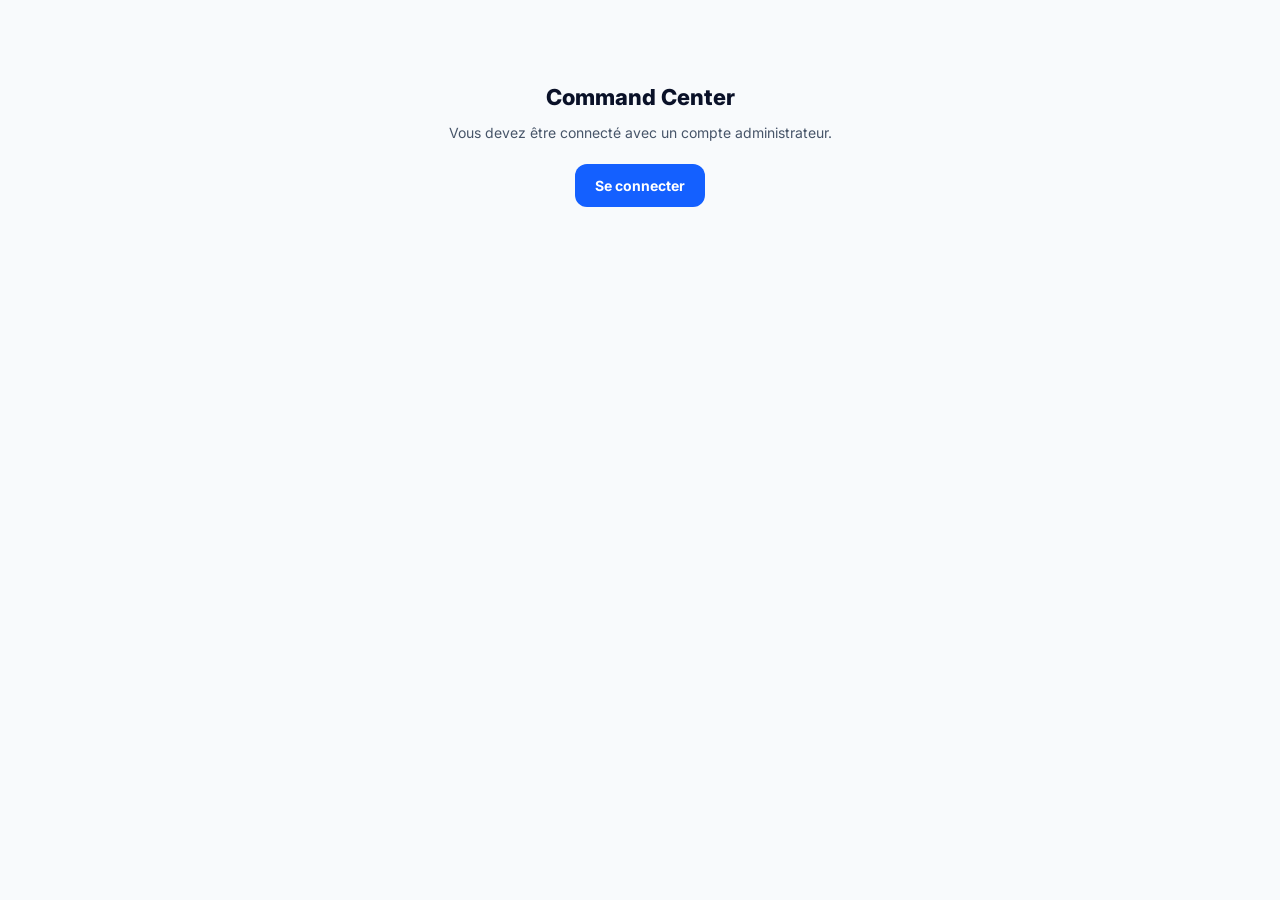
<file: admin.html>
<!DOCTYPE html>
<html lang="fr">
<head>
<meta charset="UTF-8">
<meta name="viewport" content="width=device-width, initial-scale=1.0">
<title>Command Center — MediAI</title>
<link rel="icon" type="image/svg+xml" href="/logo.svg">
<link href="https://fonts.googleapis.com/css2?family=Inter:wght@400;500;600;700;800&display=swap" rel="stylesheet">
<link rel="stylesheet" href="/tokens.css">
<style>
  *,*::before,*::after{ box-sizing:border-box; margin:0; padding:0; }
  body{ font-family:var(--sans); background:var(--paper); color:var(--ink); line-height:1.55; -webkit-font-smoothing:antialiased; }
  .wrap{ max-width:960px; margin:0 auto; padding:0 22px 60px; }

  .cc-top{ display:flex; align-items:center; justify-content:space-between; padding:20px 0; border-bottom:1px solid var(--line); margin-bottom:26px; }
  .cc-brand{ display:flex; align-items:center; gap:10px; font-weight:800; font-size:16px; }
  .cc-brand .logo{ width:30px; height:30px; border-radius:9px; background:var(--grad-primary); color:#fff; display:flex; align-items:center; justify-content:center; }
  .cc-brand .tag{ font-size:10.5px; font-weight:800; letter-spacing:.06em; text-transform:uppercase; color:var(--blue); background:var(--blue-tint); padding:3px 9px; border-radius:var(--r-full); }
  .cc-who{ font-size:12.5px; color:var(--ink-soft); }

  .gate{ max-width:420px; margin:80px auto; text-align:center; }
  .gate h1{ font-size:22px; font-weight:800; margin-bottom:8px; }
  .gate p{ font-size:14px; color:var(--ink-soft); margin-bottom:20px; }
  .gate a{ display:inline-block; background:var(--blue); color:#fff; text-decoration:none; font-weight:700; font-size:14px; padding:11px 20px; border-radius:var(--r-md); }
  .gate code{ background:var(--card); border:1px solid var(--line); border-radius:6px; padding:1px 6px; font-size:12.5px; }

  h2.sec{ font-size:12.5px; font-weight:800; text-transform:uppercase; letter-spacing:.05em; color:var(--ink-faint); margin:30px 0 12px; }
  .grid{ display:grid; grid-template-columns:repeat(auto-fit,minmax(220px,1fr)); gap:14px; }
  .stat{ background:var(--card); border:1px solid var(--line); border-radius:var(--r-lg); padding:18px; box-shadow:var(--shadow-sm); }
  .stat .k{ font-size:11.5px; font-weight:700; text-transform:uppercase; letter-spacing:.03em; color:var(--ink-faint); }
  .stat .v{ font-size:24px; font-weight:800; letter-spacing:-.02em; margin-top:4px; }
  .stat .s{ font-size:12px; color:var(--ink-soft); margin-top:2px; }
  .dot{ display:inline-block; width:9px; height:9px; border-radius:50%; vertical-align:middle; margin-right:6px; }
  .todo{ color:var(--ink-faint); font-weight:600; }

  .card{ background:var(--card); border:1px solid var(--line); border-radius:var(--r-lg); box-shadow:var(--shadow-sm); overflow:hidden; }
  .row{ display:flex; align-items:center; gap:14px; padding:15px 18px; border-bottom:1px solid var(--line); }
  .row:last-child{ border-bottom:none; }
  .row .b{ flex:1; min-width:0; }
  .row .t{ font-size:14px; font-weight:700; }
  .row .d{ font-size:12.5px; color:var(--ink-faint); }
  .badge{ font-size:10.5px; font-weight:800; text-transform:uppercase; letter-spacing:.03em; padding:4px 10px; border-radius:var(--r-full); flex:none; }
  .b-done{ background:var(--green-tint); color:var(--green-deep); }
  .b-wip{ background:var(--blue-tint); color:var(--blue); }
  .b-next{ background:var(--paper-2); color:var(--ink-soft); border:1px solid var(--line); }
  .b-block{ background:var(--amber-tint); color:#92610a; }

  .sw{ position:relative; width:44px; height:26px; border-radius:var(--r-full); background:var(--line); border:none; cursor:pointer; flex:none; transition:background .18s ease; }
  .sw::after{ content:''; position:absolute; top:3px; left:3px; width:20px; height:20px; border-radius:50%; background:#fff; box-shadow:var(--shadow-sm); transition:transform .18s ease; }
  .sw.on{ background:var(--green); } .sw.on::after{ transform:translateX(18px); }
  .sw:disabled{ opacity:.5; cursor:progress; }
  .note{ font-size:12px; color:var(--ink-faint); margin-top:8px; line-height:1.5; }
</style>
</head>
<body>
<div id="gate" class="gate" style="display:none;">
  <h1>Command Center</h1>
  <p id="gateMsg">Accès réservé aux administrateurs MediAI.</p>
  <a href="/app?mode=login">Se connecter</a>
</div>

<div id="cc" class="wrap" style="display:none;">
  <div class="cc-top">
    <div class="cc-brand"><span class="logo">✦</span> MediAI <span class="tag">Mission Control</span></div>
    <div class="cc-who" id="ccWho"></div>
  </div>

  <h2 class="sec">Santé du système</h2>
  <div class="grid" id="ccHealth"></div>

  <h2 class="sec">Intelligence artificielle · usage réel</h2>
  <div class="grid" id="ccAi"></div>
  <div class="note">Agrégats réels de consommation IA (tokens) par source, sans aucune donnée personnelle ni contenu clinique.</div>

  <h2 class="sec">Feature flags · activation sans redéploiement</h2>
  <div class="card" id="ccFlags"></div>
  <div class="note">Chaque bascule appelle l'API admin en direct : l'effet est immédiat pour tous les clients, sans redéploiement.</div>

  <h2 class="sec">Feuille de route</h2>
  <div class="card" id="ccRoadmap"></div>

  <h2 class="sec">Produit &amp; utilisateurs</h2>
  <div class="grid" id="ccMetrics"></div>
  <div class="note">Compteurs agrégés réels issus de la base (aucune donnée personnelle, aucun contenu clinique). Le « temps gagné » et les feedbacks restent « À instrumenter » tant qu'ils ne sont pas réellement mesurés — jamais de chiffre inventé (ADR-003).</div>
</div>

<script>
const API_BASE = 'https://mediai-backend-156u.onrender.com';
function tok(){ return localStorage.getItem('mediai_token'); }
function authH(){ return { 'Authorization':'Bearer ' + (tok()||'') }; }
function esc(s){ return String(s==null?'':s).replace(/&/g,'&amp;').replace(/</g,'&lt;').replace(/>/g,'&gt;'); }

// Feuille de route réelle (reflet de docs/). Statuts : done | wip | next | block.
const ROADMAP = [
  { s:'Sprint 16 · Project Renaissance', d:'Maturité : Design System v2, Trust Center, i18n, feature flags, Command Center', st:'wip' },
  { s:'Sprint 15 · Patient Experience Revolution', d:'App patient autonome (15 étapes) + Mon Parcours Santé', st:'done' },
  { s:'Sprint 14 · The First Impression', d:'Refonte de la landing publique', st:'done' },
  { s:'Sprint 13 · Platform Experience', d:'Tarifs, assistant dashboard, pages plateforme', st:'done' },
  { s:'Sprint 12 · Intelligence First', d:'Copilote clinique, ⌘K, dossier vivant', st:'done' },
  { s:'Conformité HDS', d:'Bloqueur avant vrais patients : hébergement + transcription + socle RGPD', st:'block' },
  { s:'Vague 2 · Plateforme', d:'Navigation 2 clics, IA en couche, moteur de notifications', st:'next' },
  { s:'Vague 3 · Command Center complet', d:'Métriques produit réelles, déploiements, feedbacks', st:'next' },
];
const BADGE = { done:['b-done','Terminé'], wip:['b-wip','En cours'], next:['b-next','À venir'], block:['b-block','Bloqueur'] };

async function boot(){
  if(!tok()){ return showGate('Vous devez être connecté avec un compte administrateur.'); }
  let me;
  try{ const r = await fetch(API_BASE+'/api/auth/me', { headers:authH() }); if(!r.ok) throw 0; me = await r.json(); }
  catch(e){ return showGate('Session expirée. Reconnectez-vous.'); }
  // /api/auth/me renvoie { user: {…, isAdmin} } — on lit l'objet utilisateur.
  const u = (me && me.user) || me || {};
  if(!u.isAdmin){
    return showGate('Ce compte n\'est pas administrateur. Vérifiez que votre email figure dans ADMIN_EMAILS (backend Render) et que c\'est bien le compte avec lequel vous êtes connecté.');
  }
  document.getElementById('ccWho').textContent = (u.email || '') + ' · admin';
  document.getElementById('cc').style.display = 'block';
  renderHealth(); renderAi(); renderFlags(); renderRoadmap(); renderMetrics();
  // Rafraîchissement léger de la santé système (cockpit « temps réel »).
  setInterval(renderHealth, 20000);
}

function fmtTokens(n){ n = n||0; if(n>=1e6) return (n/1e6).toFixed(1)+' M'; if(n>=1e3) return (n/1e3).toFixed(1)+' k'; return String(n); }
async function renderAi(){
  const el = document.getElementById('ccAi'); if(!el) return;
  let ai = null;
  try{ const r = await fetch(API_BASE+'/api/admin/ai-stats', { headers:authH() }); if(r.ok) ai = (await r.json()).ai; }catch(e){}
  if(!ai){ el.innerHTML = '<div class="stat"><div class="k">Stats IA</div><div class="v todo" style="font-size:16px;">Indisponibles</div></div>'; return; }
  let html = '<div class="stat"><div class="k">Tokens consommés</div><div class="v">'+fmtTokens(ai.totalTokens)+'</div><div class="s">Toutes sources</div></div>'
    + '<div class="stat"><div class="k">Appels IA</div><div class="v">'+ (ai.totalCalls||0) +'</div><div class="s">Générations enregistrées</div></div>';
  (ai.bySource||[]).forEach(function(s){
    html += '<div class="stat"><div class="k">'+esc(s.source)+'</div><div class="v" style="font-size:19px;">'+fmtTokens(s.tokens)+'</div><div class="s">'+(s.calls||0)+' appel'+((s.calls>1)?'s':'')+'</div></div>';
  });
  el.innerHTML = html;
}
function showGate(msg){ document.getElementById('gateMsg').textContent = msg; document.getElementById('gate').style.display = 'block'; }

async function renderHealth(){
  const el = document.getElementById('ccHealth');
  const t0 = performance.now();
  let ok = false, ms = null, h = null;
  try{ const r = await fetch(API_BASE+'/health'); ms = Math.round(performance.now()-t0); if(r.ok){ h = await r.json(); ok = true; } }catch(e){}
  const dbOk = !!(h && /connect/i.test(h.database||''));
  const green = 'background:var(--green)', red = 'background:var(--rose)', amber = 'background:var(--amber)';
  function d(cond){ return '<span class="dot" style="'+(cond?green:red)+'"></span>'; }
  el.innerHTML =
    stat('Backend', d(ok)+(ok?'Opérationnel':'Injoignable'), ok?('v'+((h&&h.version)||'?')+' · '+ms+' ms'):'—')
  + stat('Base de données', d(dbOk)+(dbOk?'Connectée':'—'), (h&&h.database)||'PostgreSQL managé')
  + stat('Frontend', '<span class="dot" style="'+green+'"></span>Servi', 'Vercel · déploiement continu')
  + stat('Conformité', '<span class="dot" style="'+amber+'"></span>HDS en cours', (h&&h.data_policy==='synthetic-only')?'Données synthétiques uniquement':'Données synthétiques uniquement');
}
function stat(k,v,s){ return '<div class="stat"><div class="k">'+esc(k)+'</div><div class="v" style="font-size:16px;">'+v+'</div><div class="s">'+esc(s)+'</div></div>'; }

async function renderFlags(){
  const el = document.getElementById('ccFlags');
  let flags = {};
  try{ const r = await fetch(API_BASE+'/api/flags'); flags = (await r.json()).flags || {}; }catch(e){ el.innerHTML='<div class="row"><div class="b"><div class="d">Flags indisponibles.</div></div></div>'; return; }
  el.innerHTML = Object.keys(flags).map(function(k){
    const f = flags[k];
    return '<div class="row"><div class="b"><div class="t">'+esc(f.label)+'</div><div class="d">'+esc(k)+'</div></div>'
      + '<button class="sw '+(f.enabled?'on':'')+'" data-key="'+esc(k)+'" onclick="toggleFlag(this)" aria-label="Basculer"></button></div>';
  }).join('');
}
async function toggleFlag(btn){
  const key = btn.dataset.key; const next = !btn.classList.contains('on');
  btn.disabled = true;
  try{
    const r = await fetch(API_BASE+'/api/admin/flags/'+encodeURIComponent(key), { method:'PUT', headers:Object.assign({'Content-Type':'application/json'},authH()), body:JSON.stringify({enabled:next}) });
    if(!r.ok) throw 0;
    btn.classList.toggle('on', next);
  }catch(e){ alert('Échec de la mise à jour du flag.'); }
  finally{ btn.disabled = false; }
}

function renderRoadmap(){
  document.getElementById('ccRoadmap').innerHTML = ROADMAP.map(function(r){
    const b = BADGE[r.st];
    return '<div class="row"><div class="b"><div class="t">'+esc(r.s)+'</div><div class="d">'+esc(r.d)+'</div></div><span class="badge '+b[0]+'">'+b[1]+'</span></div>';
  }).join('');
}
async function renderMetrics(){
  const el = document.getElementById('ccMetrics');
  let m = null;
  try{ const r = await fetch(API_BASE+'/api/admin/metrics', { headers:authH() }); if(r.ok) m = (await r.json()).metrics; }catch(e){}
  function real(k, v, s){ return '<div class="stat"><div class="k">'+esc(k)+'</div><div class="v">'+v+'</div><div class="s">'+esc(s)+'</div></div>'; }
  function todo(k, s){ return '<div class="stat"><div class="k">'+esc(k)+'</div><div class="v todo" style="font-size:16px;">À instrumenter</div><div class="s">'+esc(s)+'</div></div>'; }
  if(!m){
    el.innerHTML = todo('Métriques','Connexion admin requise') ;
    return;
  }
  const bt = m.eventsByType || {};
  el.innerHTML =
    real('Comptes médecins', m.users, 'Base de données')
  + real('Patients', m.patients, 'Dossiers créés')
  + real('Documents produits', m.events, 'Comptes-rendus, ordonnances, résultats…')
  + real('Comptes-rendus', bt.consultation||0, 'Type : consultation')
  + real('Ordonnances', bt.ordonnance||0, 'Type : ordonnance')
  + real('Rendez-vous', m.appointments, 'Planifiés/passés')
  + todo('Temps gagné estimé', 'Nécessite instrumentation (ADR-003)')
  + todo('Feedbacks', 'Nécessite instrumentation (ADR-003)');
}
boot();
</script>
</body>
</html>
</file>
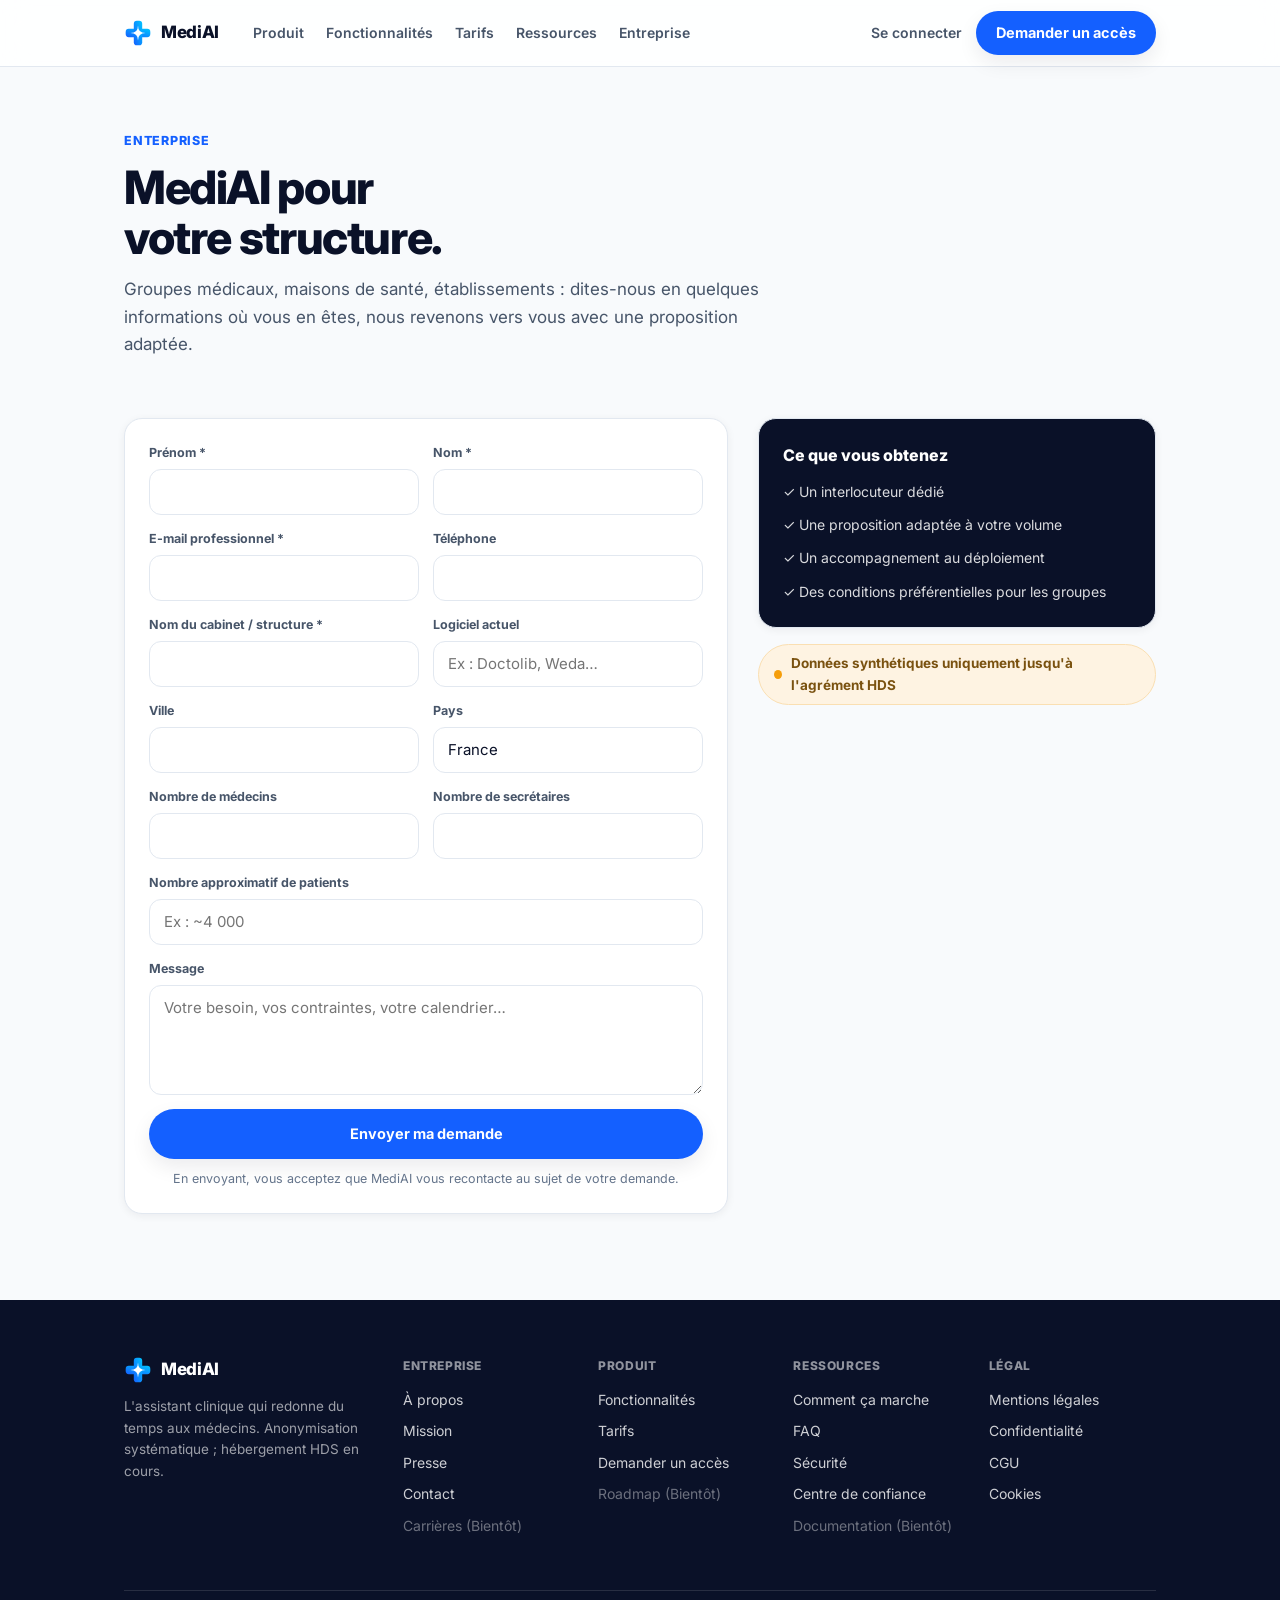
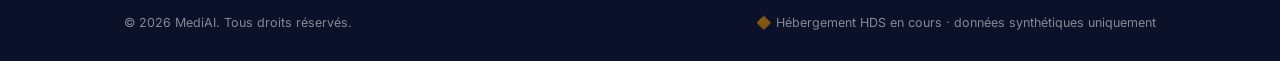
<file: enterprise.html>
<!DOCTYPE html>
<html lang="fr">
<head>
<meta charset="UTF-8">
<meta name="viewport" content="width=device-width, initial-scale=1.0">
<title>Demander un devis — MediAI Enterprise</title>
<meta name="description" content="MediAI pour les groupes, maisons de santé et établissements. Demandez un devis personnalisé.">
<meta property="og:title" content="MediAI Enterprise — Demander un devis">
<meta property="og:description" content="MediAI pour les groupes, maisons de santé et établissements.">
<meta property="og:type" content="website">
<meta property="og:image" content="/logo.png">
<link rel="icon" type="image/svg+xml" href="/logo.svg">
<link href="https://fonts.googleapis.com/css2?family=Inter:wght@400;500;600;700;800&display=swap" rel="stylesheet">
<link rel="stylesheet" href="/tokens.css">
<link rel="stylesheet" href="/site.css">
</head>
<body>
<header class="site-header"><div class="wrap">
  <a class="brand" href="/"><img src="/logo.svg" alt="MediAI"> MediAI</a>
  <nav class="site-nav"><a href="/#comment">Produit</a><a href="/#essayer">Fonctionnalités</a><a href="/#pricing">Tarifs</a><a href="/ressources">Ressources</a><a href="/entreprise">Entreprise</a></nav>
  <div class="header-right"><a class="h-login" href="/app?mode=login">Se connecter</a><a class="btn btn-primary" href="/app?mode=signup">Demander un accès</a></div>
</div></header>

<main class="wrap">
  <section class="page-hero"><div class="eyebrow">Enterprise</div><h1>MediAI pour<br>votre structure.</h1><p class="lead">Groupes médicaux, maisons de santé, établissements : dites-nous en quelques informations où vous en êtes, nous revenons vers vous avec une proposition adaptée.</p></section>

  <section class="section">
    <div class="grid" style="grid-template-columns:1.5fr 1fr;gap:30px;align-items:start;">
      <div class="card" id="quoteCard">
        <form id="quoteForm" onsubmit="submitQuote(event)">
          <div class="form-row">
            <div class="field"><label>Prénom *</label><input name="prenom" required></div>
            <div class="field"><label>Nom *</label><input name="nom" required></div>
          </div>
          <div class="form-row">
            <div class="field"><label>E-mail professionnel *</label><input type="email" name="email" required></div>
            <div class="field"><label>Téléphone</label><input name="telephone"></div>
          </div>
          <div class="form-row">
            <div class="field"><label>Nom du cabinet / structure *</label><input name="cabinet" required></div>
            <div class="field"><label>Logiciel actuel</label><input name="logiciel" placeholder="Ex : Doctolib, Weda…"></div>
          </div>
          <div class="form-row">
            <div class="field"><label>Ville</label><input name="ville"></div>
            <div class="field"><label>Pays</label><input name="pays" value="France"></div>
          </div>
          <div class="form-row">
            <div class="field"><label>Nombre de médecins</label><input type="number" name="nb_medecins" min="0"></div>
            <div class="field"><label>Nombre de secrétaires</label><input type="number" name="nb_secretaires" min="0"></div>
          </div>
          <div class="field"><label>Nombre approximatif de patients</label><input name="nb_patients" placeholder="Ex : ~4 000"></div>
          <div class="field"><label>Message</label><textarea name="message" placeholder="Votre besoin, vos contraintes, votre calendrier…"></textarea></div>
          <button type="submit" class="btn btn-primary" id="quoteSubmit" style="width:100%;height:50px;">Envoyer ma demande</button>
          <p class="form-note" style="margin-top:10px;text-align:center;">En envoyant, vous acceptez que MediAI vous recontacte au sujet de votre demande.</p>
        </form>
      </div>
      <div>
        <div class="card" style="background:var(--navy);color:#fff;">
          <div style="font-weight:800;font-size:16px;margin-bottom:12px;">Ce que vous obtenez</div>
          <ul style="list-style:none;display:flex;flex-direction:column;gap:11px;font-size:14px;color:rgba(255,255,255,.85);">
            <li>✓ Un interlocuteur dédié</li>
            <li>✓ Une proposition adaptée à votre volume</li>
            <li>✓ Un accompagnement au déploiement</li>
            <li>✓ Des conditions préférentielles pour les groupes</li>
          </ul>
        </div>
        <div class="status-badge" style="margin-top:16px;"><span class="dot"></span>Données synthétiques uniquement jusqu'à l'agrément HDS</div>
      </div>
    </div>
  </section>
</main>

<footer class="site-footer"><div class="wrap">
  <div class="footer-grid">
    <div class="footer-brand"><a class="brand" href="/"><img src="/logo.svg" alt="MediAI"> MediAI</a><p>L'assistant clinique qui redonne du temps aux médecins. Anonymisation systématique ; hébergement HDS en cours.</p></div>
    <div class="foot-col"><h4>Entreprise</h4><a href="/entreprise">À propos</a><a href="/entreprise#mission">Mission</a><a href="/entreprise#presse">Presse</a><a href="/entreprise#contact">Contact</a><a class="foot-soon">Carrières (Bientôt)</a></div>
    <div class="foot-col"><h4>Produit</h4><a href="/#essayer">Fonctionnalités</a><a href="/#pricing">Tarifs</a><a href="/app?mode=signup">Demander un accès</a><a class="foot-soon">Roadmap (Bientôt)</a></div>
    <div class="foot-col"><h4>Ressources</h4><a href="/ressources#comment">Comment ça marche</a><a href="/ressources#faq">FAQ</a><a href="/trust">Sécurité</a><a href="/trust">Centre de confiance</a><a class="foot-soon">Documentation (Bientôt)</a></div>
    <div class="foot-col"><h4>Légal</h4><a href="/legal#mentions">Mentions légales</a><a href="/legal#confidentialite">Confidentialité</a><a href="/legal#cgu">CGU</a><a href="/legal#cookies">Cookies</a></div>
  </div>
  <div class="footer-bottom"><span>© 2026 MediAI. Tous droits réservés.</span><span>🔶 Hébergement HDS en cours · données synthétiques uniquement</span></div>
</div></footer>

<script>
const API_BASE = 'https://mediai-backend-156u.onrender.com';
async function submitQuote(e){
  e.preventDefault();
  const form = document.getElementById('quoteForm');
  const btn = document.getElementById('quoteSubmit');
  const data = Object.fromEntries(new FormData(form).entries());
  btn.disabled = true; btn.textContent = 'Envoi…';
  try{
    const res = await fetch(API_BASE + '/api/enterprise-quote', { method:'POST', headers:{'Content-Type':'application/json'}, body:JSON.stringify(data) });
    const d = await res.json();
    if(!res.ok) throw new Error(d.error || '');
    document.getElementById('quoteCard').innerHTML =
      '<div style="text-align:center;padding:30px 10px;"><div style="font-size:40px;margin-bottom:10px;">✅</div>'
      + '<div style="font-size:20px;font-weight:800;">Demande envoyée</div>'
      + '<div style="font-size:14.5px;color:var(--ink-soft);margin:8px 0 18px;">Merci ' + escapeH(data.prenom||'') + '. Nous revenons vers vous très vite à ' + escapeH(data.email||'') + '.</div>'
      + '<button class="btn btn-ghost" onclick="downloadRecap()">⬇︎ Télécharger le récapitulatif</button></div>';
    window._quoteData = data;
  }catch(err){
    btn.disabled = false; btn.textContent = 'Envoyer ma demande';
    alert("L'envoi a échoué. Réessayez, ou écrivez-nous directement à contactmediaifr@gmail.com.");
  }
}
function escapeH(s){ return String(s==null?'':s).replace(/[&<>]/g,function(c){return {'&':'&amp;','<':'&lt;','>':'&gt;'}[c];}); }
function downloadRecap(){
  const d = window._quoteData || {};
  const L = ['DEMANDE DE DEVIS — MediAI Enterprise', new Date().toLocaleString('fr-FR'), '',
    'Contact : ' + (d.prenom||'') + ' ' + (d.nom||''), 'E-mail : ' + (d.email||''), 'Téléphone : ' + (d.telephone||''),
    'Structure : ' + (d.cabinet||''), 'Ville : ' + (d.ville||'') + ' — ' + (d.pays||''),
    'Médecins : ' + (d.nb_medecins||'—') + ' · Secrétaires : ' + (d.nb_secretaires||'—') + ' · Patients : ' + (d.nb_patients||'—'),
    'Logiciel actuel : ' + (d.logiciel||'—'), '', 'Message :', (d.message||'—')];
  const blob = new Blob([L.join('\n')], {type:'text/plain;charset=utf-8'});
  const url = URL.createObjectURL(blob); const a = document.createElement('a');
  a.href = url; a.download = 'demande-devis-mediai.txt'; document.body.appendChild(a); a.click();
  setTimeout(function(){ URL.revokeObjectURL(url); a.remove(); }, 120);
}
</script>
</body>
</html>
</file>
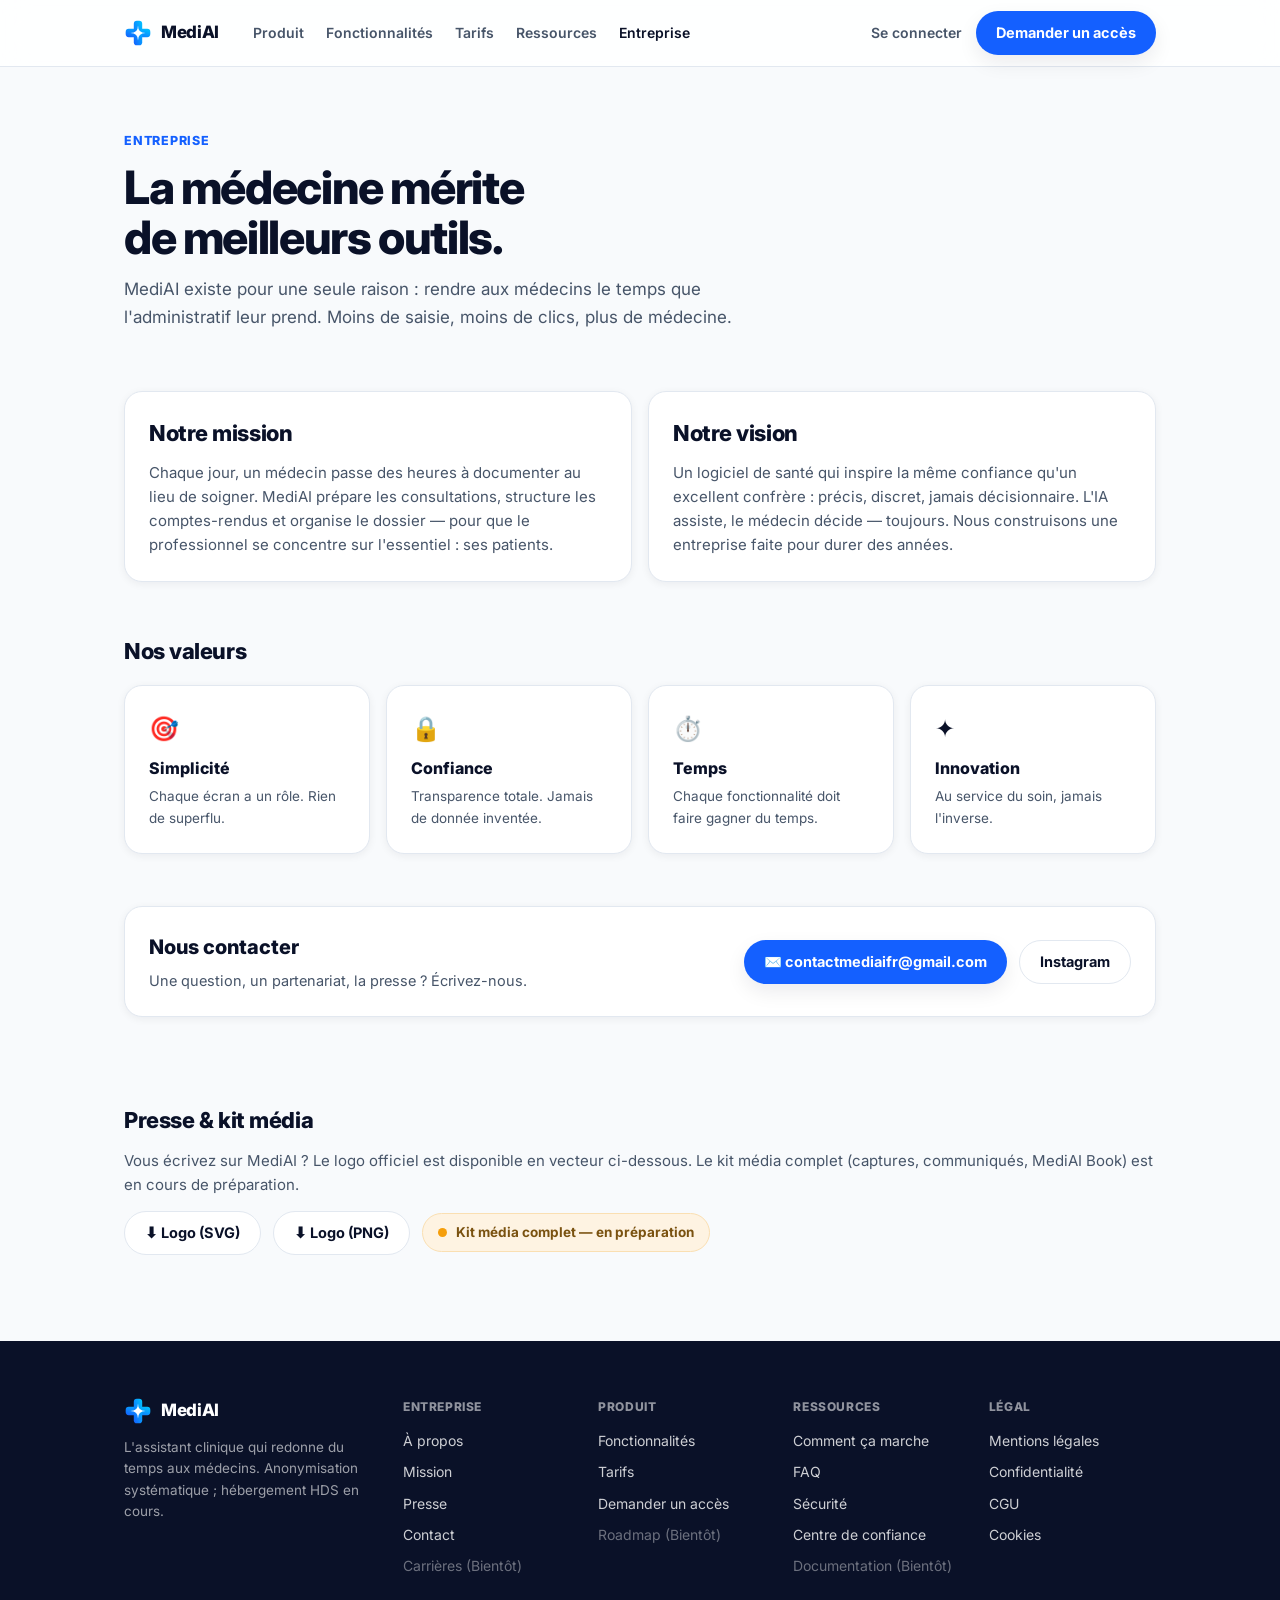
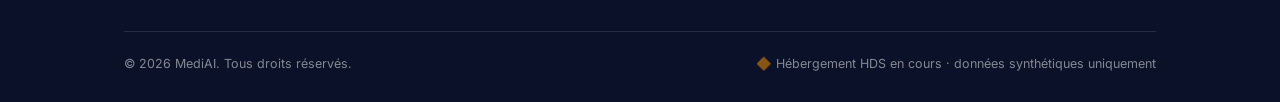
<file: entreprise.html>
<!DOCTYPE html>
<html lang="fr">
<head>
<meta charset="UTF-8">
<meta name="viewport" content="width=device-width, initial-scale=1.0">
<title>Entreprise — MediAI</title>
<meta name="description" content="MediAI redonne du temps aux médecins. Notre mission, notre vision, nos valeurs — et comment nous contacter.">
<meta property="og:title" content="Entreprise — MediAI">
<meta property="og:description" content="MediAI redonne du temps aux médecins. Notre mission, notre vision, nos valeurs.">
<meta property="og:type" content="website">
<meta property="og:image" content="/logo.png">
<link rel="icon" type="image/svg+xml" href="/logo.svg">
<link href="https://fonts.googleapis.com/css2?family=Inter:wght@400;500;600;700;800&display=swap" rel="stylesheet">
<link rel="stylesheet" href="/tokens.css">
<link rel="stylesheet" href="/site.css">
</head>
<body>
<header class="site-header"><div class="wrap">
  <a class="brand" href="/"><img src="/logo.svg" alt="MediAI"> MediAI</a>
  <nav class="site-nav">
    <a href="/#comment">Produit</a><a href="/#essayer">Fonctionnalités</a><a href="/#pricing">Tarifs</a>
    <a href="/ressources">Ressources</a><a href="/entreprise" aria-current="page">Entreprise</a>
  </nav>
  <div class="header-right">
    <a class="h-login" href="/app?mode=login">Se connecter</a>
    <a class="btn btn-primary" href="/app?mode=signup">Demander un accès</a>
  </div>
</div></header>

<main class="wrap">
  <section class="page-hero" id="mission">
    <div class="eyebrow">Entreprise</div>
    <h1>La médecine mérite<br>de meilleurs outils.</h1>
    <p class="lead">MediAI existe pour une seule raison : rendre aux médecins le temps que l'administratif leur prend. Moins de saisie, moins de clics, plus de médecine.</p>
  </section>

  <section class="section prose">
    <div class="grid grid-2">
      <div class="card">
        <h2 style="margin-top:0">Notre mission</h2>
        <p>Chaque jour, un médecin passe des heures à documenter au lieu de soigner. MediAI prépare les consultations, structure les comptes-rendus et organise le dossier — pour que le professionnel se concentre sur l'essentiel : ses patients.</p>
      </div>
      <div class="card">
        <h2 style="margin-top:0">Notre vision</h2>
        <p>Un logiciel de santé qui inspire la même confiance qu'un excellent confrère : précis, discret, jamais décisionnaire. L'IA assiste, le médecin décide — toujours. Nous construisons une entreprise faite pour durer des années.</p>
      </div>
    </div>
  </section>

  <section class="section">
    <h2 style="font-size:22px;font-weight:800;letter-spacing:-.02em;margin-bottom:16px;">Nos valeurs</h2>
    <div class="grid grid-2" style="grid-template-columns:repeat(4,1fr)">
      <div class="card"><div style="font-size:24px;margin-bottom:8px">🎯</div><div style="font-weight:800;font-size:16px">Simplicité</div><p style="font-size:13.5px;color:var(--ink-soft);margin-top:4px">Chaque écran a un rôle. Rien de superflu.</p></div>
      <div class="card"><div style="font-size:24px;margin-bottom:8px">🔒</div><div style="font-weight:800;font-size:16px">Confiance</div><p style="font-size:13.5px;color:var(--ink-soft);margin-top:4px">Transparence totale. Jamais de donnée inventée.</p></div>
      <div class="card"><div style="font-size:24px;margin-bottom:8px">⏱️</div><div style="font-weight:800;font-size:16px">Temps</div><p style="font-size:13.5px;color:var(--ink-soft);margin-top:4px">Chaque fonctionnalité doit faire gagner du temps.</p></div>
      <div class="card"><div style="font-size:24px;margin-bottom:8px">✦</div><div style="font-weight:800;font-size:16px">Innovation</div><p style="font-size:13.5px;color:var(--ink-soft);margin-top:4px">Au service du soin, jamais l'inverse.</p></div>
    </div>
  </section>

  <section class="section" id="contact">
    <div class="card" style="display:flex;gap:26px;flex-wrap:wrap;align-items:center;justify-content:space-between;">
      <div>
        <h2 style="font-size:20px;font-weight:800;margin:0 0 6px">Nous contacter</h2>
        <p style="color:var(--ink-soft);font-size:14.5px;margin:0">Une question, un partenariat, la presse ? Écrivez-nous.</p>
      </div>
      <div style="display:flex;gap:12px;flex-wrap:wrap;">
        <a class="btn btn-primary" href="mailto:contactmediaifr@gmail.com">✉️ contactmediaifr@gmail.com</a>
        <a class="btn btn-ghost" href="https://instagram.com" target="_blank" rel="noopener">Instagram</a>
      </div>
    </div>
  </section>

  <section class="section prose" id="presse">
    <h2>Presse & kit média</h2>
    <p>Vous écrivez sur MediAI ? Le logo officiel est disponible en vecteur ci-dessous. Le kit média complet (captures, communiqués, MediAI Book) est en cours de préparation.</p>
    <div style="display:flex;gap:12px;flex-wrap:wrap;margin-top:14px;align-items:center;">
      <a class="btn btn-ghost" href="/logo.svg" download>⬇︎ Logo (SVG)</a>
      <a class="btn btn-ghost" href="/logo.png" download>⬇︎ Logo (PNG)</a>
      <span class="status-badge"><span class="dot"></span>Kit média complet — en préparation</span>
    </div>
  </section>
</main>

<footer class="site-footer"><div class="wrap">
  <div class="footer-grid">
    <div class="footer-brand">
      <a class="brand" href="/"><img src="/logo.svg" alt="MediAI"> MediAI</a>
      <p>L'assistant clinique qui redonne du temps aux médecins. Anonymisation systématique ; hébergement HDS en cours.</p>
    </div>
    <div class="foot-col"><h4>Entreprise</h4><a href="/entreprise">À propos</a><a href="/entreprise#mission">Mission</a><a href="/entreprise#presse">Presse</a><a href="/entreprise#contact">Contact</a><a class="foot-soon">Carrières (Bientôt)</a></div>
    <div class="foot-col"><h4>Produit</h4><a href="/#essayer">Fonctionnalités</a><a href="/#pricing">Tarifs</a><a href="/app?mode=signup">Demander un accès</a><a class="foot-soon">Roadmap (Bientôt)</a></div>
    <div class="foot-col"><h4>Ressources</h4><a href="/ressources#comment">Comment ça marche</a><a href="/ressources#faq">FAQ</a><a href="/trust">Sécurité</a><a href="/trust">Centre de confiance</a><a class="foot-soon">Documentation (Bientôt)</a></div>
    <div class="foot-col"><h4>Légal</h4><a href="/legal#mentions">Mentions légales</a><a href="/legal#confidentialite">Confidentialité</a><a href="/legal#cgu">CGU</a><a href="/legal#cookies">Cookies</a></div>
  </div>
  <div class="footer-bottom">
    <span>© 2026 MediAI. Tous droits réservés.</span>
    <span>🔶 Hébergement HDS en cours · données synthétiques uniquement</span>
  </div>
</div></footer>
</body>
</html>
</file>
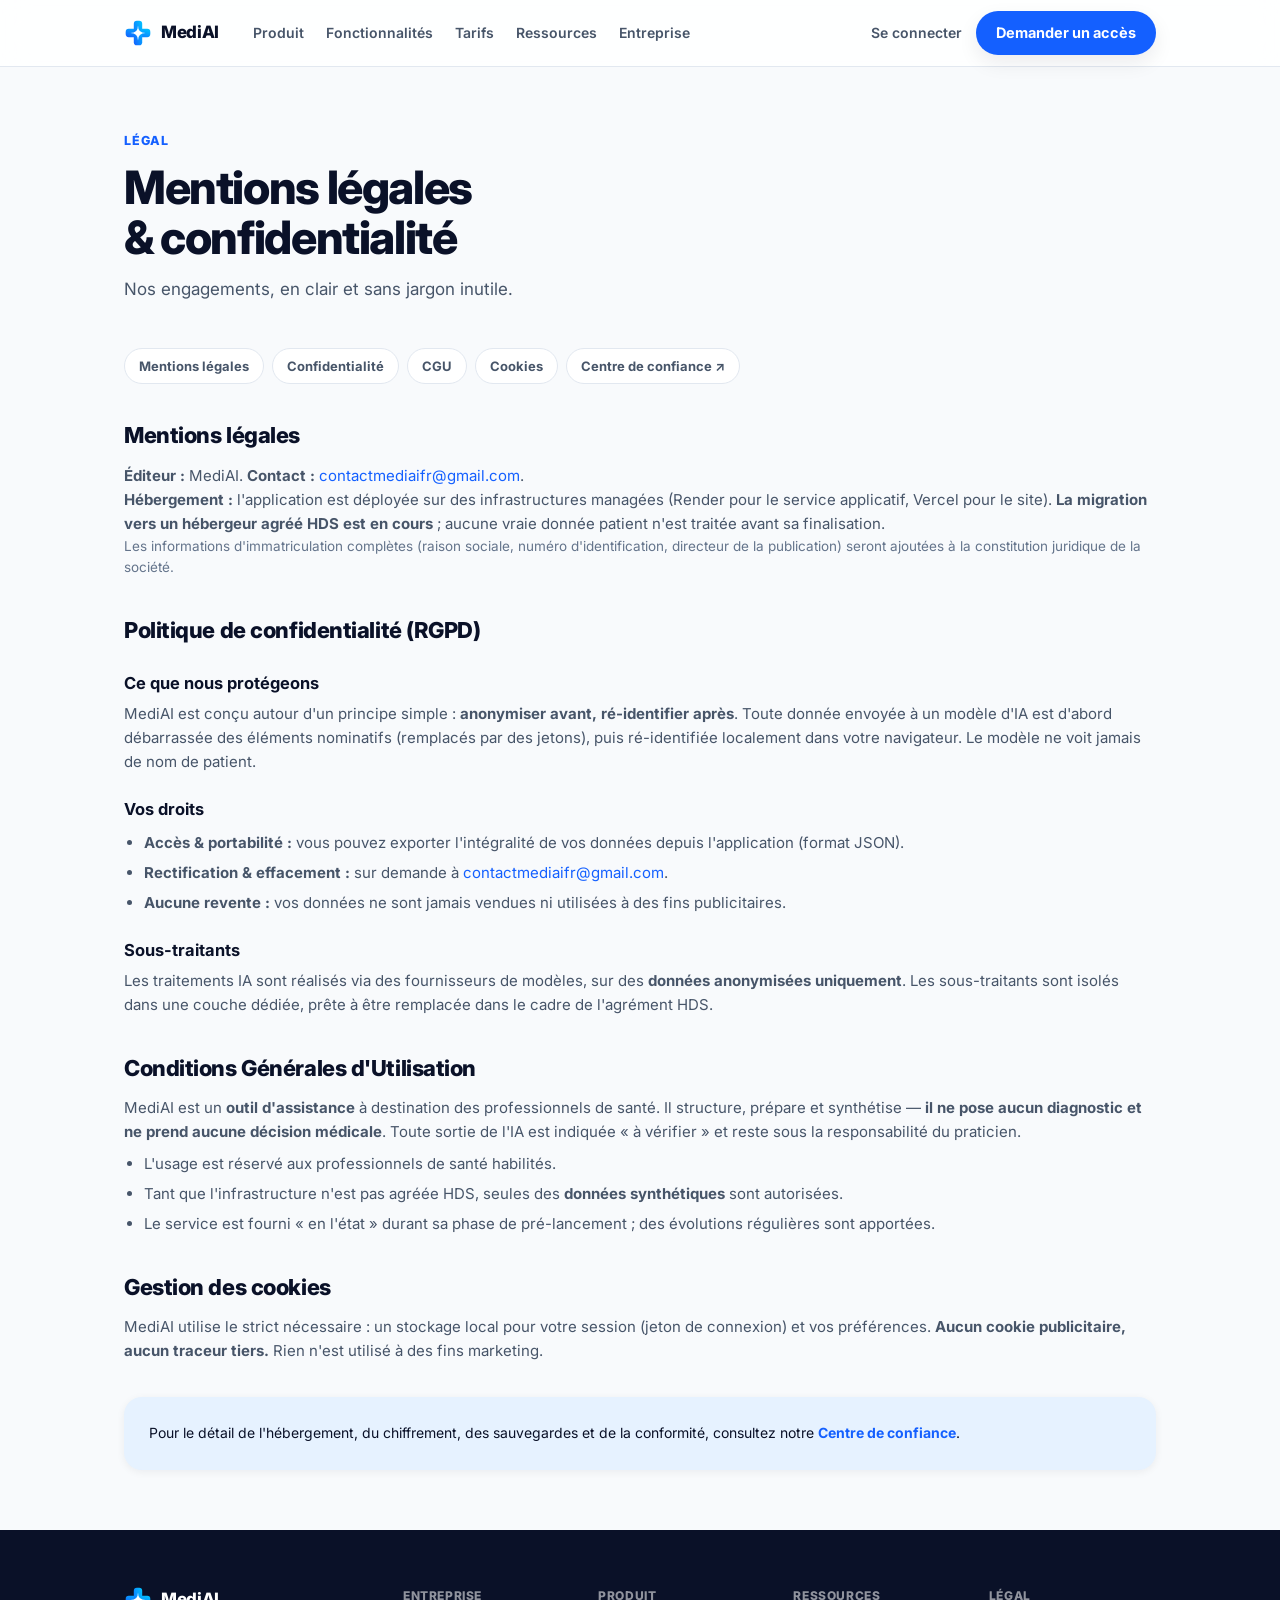
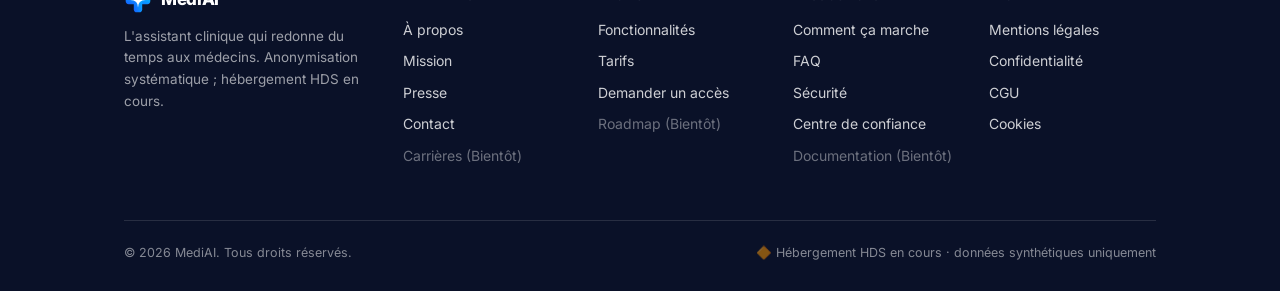
<file: legal.html>
<!DOCTYPE html>
<html lang="fr">
<head>
<meta charset="UTF-8">
<meta name="viewport" content="width=device-width, initial-scale=1.0">
<title>Mentions légales & confidentialité — MediAI</title>
<meta name="description" content="Mentions légales, politique de confidentialité, CGU et gestion des cookies de MediAI. Clair et sans jargon.">
<meta property="og:title" content="Légal — MediAI">
<meta property="og:description" content="Mentions légales, confidentialité, CGU et cookies.">
<meta property="og:type" content="website">
<meta property="og:image" content="/logo.png">
<link rel="icon" type="image/svg+xml" href="/logo.svg">
<link href="https://fonts.googleapis.com/css2?family=Inter:wght@400;500;600;700;800&display=swap" rel="stylesheet">
<link rel="stylesheet" href="/tokens.css">
<link rel="stylesheet" href="/site.css">
<style>.legal-nav{display:flex;gap:8px;flex-wrap:wrap;margin:10px 0 26px}.legal-nav a{font-size:13px;font-weight:700;color:var(--ink-soft);background:var(--card);border:1px solid var(--line);border-radius:var(--r-full);padding:7px 14px}.legal-nav a:hover{border-color:var(--blue);color:var(--blue)}.prose h2{scroll-margin-top:80px}</style>
</head>
<body>
<header class="site-header"><div class="wrap">
  <a class="brand" href="/"><img src="/logo.svg" alt="MediAI"> MediAI</a>
  <nav class="site-nav"><a href="/#comment">Produit</a><a href="/#essayer">Fonctionnalités</a><a href="/#pricing">Tarifs</a><a href="/ressources">Ressources</a><a href="/entreprise">Entreprise</a></nav>
  <div class="header-right"><a class="h-login" href="/app?mode=login">Se connecter</a><a class="btn btn-primary" href="/app?mode=signup">Demander un accès</a></div>
</div></header>

<main class="wrap prose">
  <section class="page-hero"><div class="eyebrow">Légal</div><h1>Mentions légales<br>&amp; confidentialité</h1><p class="lead">Nos engagements, en clair et sans jargon inutile.</p></section>

  <div class="legal-nav">
    <a href="#mentions">Mentions légales</a><a href="#confidentialite">Confidentialité</a><a href="#cgu">CGU</a><a href="#cookies">Cookies</a><a href="/trust">Centre de confiance ↗</a>
  </div>

  <h2 id="mentions">Mentions légales</h2>
  <p><b>Éditeur :</b> MediAI. <b>Contact :</b> <a href="mailto:contactmediaifr@gmail.com" style="color:var(--blue)">contactmediaifr@gmail.com</a>.</p>
  <p><b>Hébergement :</b> l'application est déployée sur des infrastructures managées (Render pour le service applicatif, Vercel pour le site). <b>La migration vers un hébergeur agréé HDS est en cours</b> ; aucune vraie donnée patient n'est traitée avant sa finalisation.</p>
  <p style="font-size:13.5px;color:var(--ink-faint)">Les informations d'immatriculation complètes (raison sociale, numéro d'identification, directeur de la publication) seront ajoutées à la constitution juridique de la société.</p>

  <h2 id="confidentialite">Politique de confidentialité (RGPD)</h2>
  <h3>Ce que nous protégeons</h3>
  <p>MediAI est conçu autour d'un principe simple : <b>anonymiser avant, ré-identifier après</b>. Toute donnée envoyée à un modèle d'IA est d'abord débarrassée des éléments nominatifs (remplacés par des jetons), puis ré-identifiée localement dans votre navigateur. Le modèle ne voit jamais de nom de patient.</p>
  <h3>Vos droits</h3>
  <ul>
    <li><b>Accès &amp; portabilité :</b> vous pouvez exporter l'intégralité de vos données depuis l'application (format JSON).</li>
    <li><b>Rectification &amp; effacement :</b> sur demande à <a href="mailto:contactmediaifr@gmail.com" style="color:var(--blue)">contactmediaifr@gmail.com</a>.</li>
    <li><b>Aucune revente :</b> vos données ne sont jamais vendues ni utilisées à des fins publicitaires.</li>
  </ul>
  <h3>Sous-traitants</h3>
  <p>Les traitements IA sont réalisés via des fournisseurs de modèles, sur des <b>données anonymisées uniquement</b>. Les sous-traitants sont isolés dans une couche dédiée, prête à être remplacée dans le cadre de l'agrément HDS.</p>

  <h2 id="cgu">Conditions Générales d'Utilisation</h2>
  <p>MediAI est un <b>outil d'assistance</b> à destination des professionnels de santé. Il structure, prépare et synthétise — <b>il ne pose aucun diagnostic et ne prend aucune décision médicale</b>. Toute sortie de l'IA est indiquée « à vérifier » et reste sous la responsabilité du praticien.</p>
  <ul>
    <li>L'usage est réservé aux professionnels de santé habilités.</li>
    <li>Tant que l'infrastructure n'est pas agréée HDS, seules des <b>données synthétiques</b> sont autorisées.</li>
    <li>Le service est fourni « en l'état » durant sa phase de pré-lancement ; des évolutions régulières sont apportées.</li>
  </ul>

  <h2 id="cookies">Gestion des cookies</h2>
  <p>MediAI utilise le strict nécessaire : un stockage local pour votre session (jeton de connexion) et vos préférences. <b>Aucun cookie publicitaire, aucun traceur tiers.</b> Rien n'est utilisé à des fins marketing.</p>

  <div class="card" style="margin:34px 0 0;background:var(--blue-tint);border-color:transparent;">
    <p style="margin:0;font-size:14px;color:var(--navy)">Pour le détail de l'hébergement, du chiffrement, des sauvegardes et de la conformité, consultez notre <a href="/trust" style="color:var(--blue);font-weight:700">Centre de confiance</a>.</p>
  </div>
</main>

<footer class="site-footer"><div class="wrap">
  <div class="footer-grid">
    <div class="footer-brand"><a class="brand" href="/"><img src="/logo.svg" alt="MediAI"> MediAI</a><p>L'assistant clinique qui redonne du temps aux médecins. Anonymisation systématique ; hébergement HDS en cours.</p></div>
    <div class="foot-col"><h4>Entreprise</h4><a href="/entreprise">À propos</a><a href="/entreprise#mission">Mission</a><a href="/entreprise#presse">Presse</a><a href="/entreprise#contact">Contact</a><a class="foot-soon">Carrières (Bientôt)</a></div>
    <div class="foot-col"><h4>Produit</h4><a href="/#essayer">Fonctionnalités</a><a href="/#pricing">Tarifs</a><a href="/app?mode=signup">Demander un accès</a><a class="foot-soon">Roadmap (Bientôt)</a></div>
    <div class="foot-col"><h4>Ressources</h4><a href="/ressources#comment">Comment ça marche</a><a href="/ressources#faq">FAQ</a><a href="/trust">Sécurité</a><a href="/trust">Centre de confiance</a><a class="foot-soon">Documentation (Bientôt)</a></div>
    <div class="foot-col"><h4>Légal</h4><a href="/legal#mentions">Mentions légales</a><a href="/legal#confidentialite">Confidentialité</a><a href="/legal#cgu">CGU</a><a href="/legal#cookies">Cookies</a></div>
  </div>
  <div class="footer-bottom"><span>© 2026 MediAI. Tous droits réservés.</span><span>🔶 Hébergement HDS en cours · données synthétiques uniquement</span></div>
</div></footer>
</body>
</html>
</file>
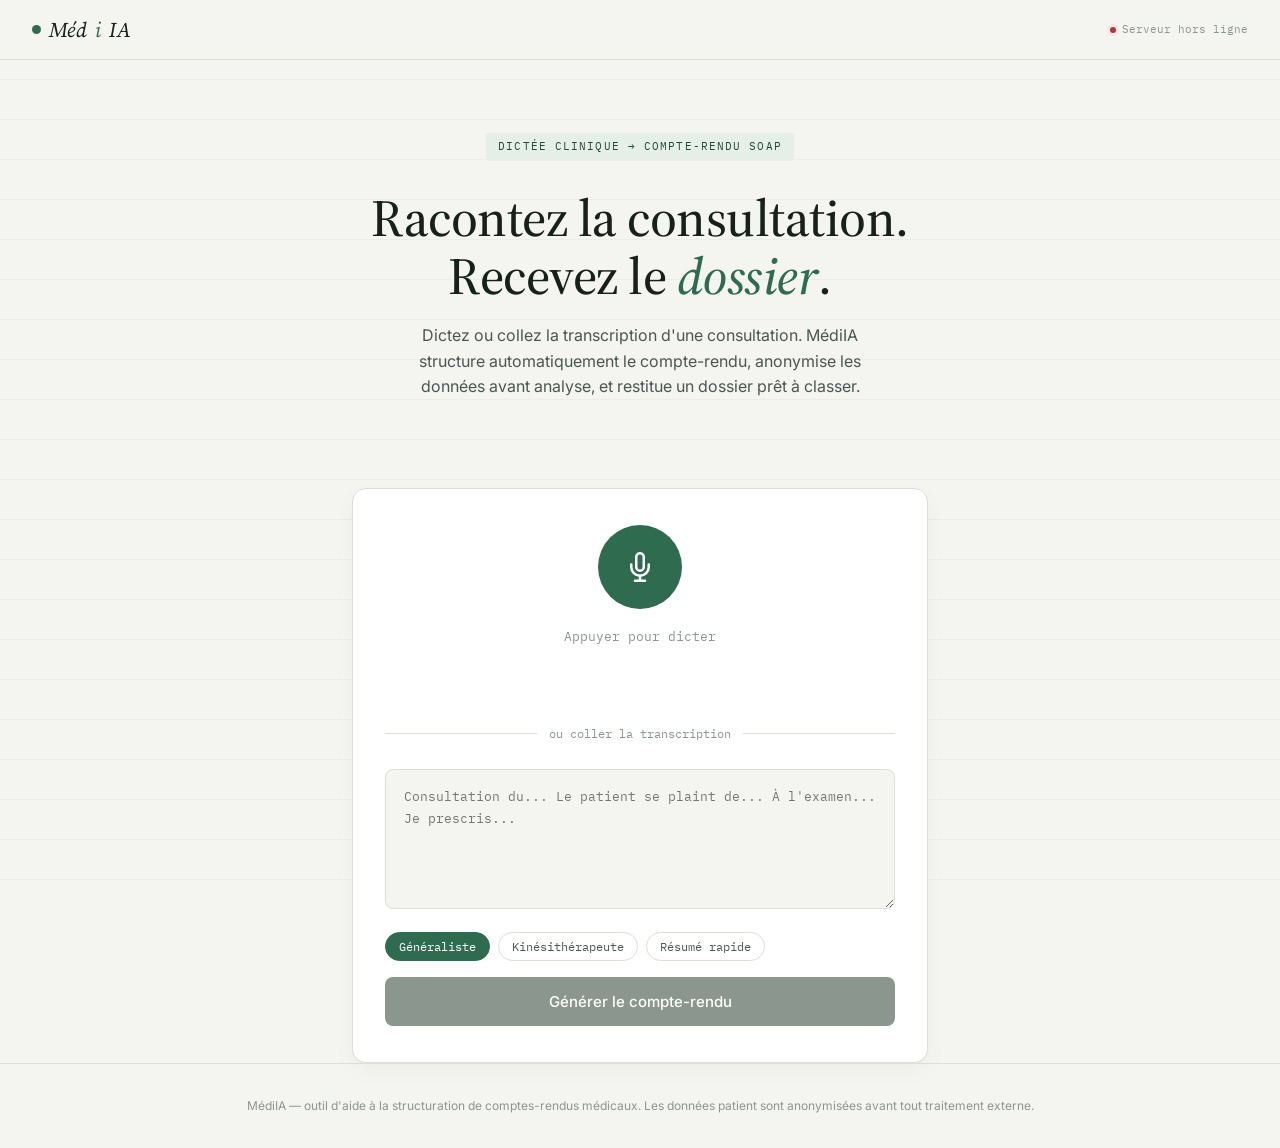
<file: mediai-frontend.html>
<!DOCTYPE html>
<html lang="fr">
<head>
<meta charset="UTF-8">
<meta name="viewport" content="width=device-width, initial-scale=1.0">
<title>MédiIA — Dictée médicale structurée</title>
<link rel="preconnect" href="https://fonts.googleapis.com">
<link href="https://fonts.googleapis.com/css2?family=Source+Serif+4:ital,opsz,wght@0,8..60,400;0,8..60,500;0,8..60,600;1,8..60,400&family=Inter:wght@400;500;600;700&family=IBM+Plex+Mono:wght@400;500&display=swap" rel="stylesheet">
<style>
  :root{
    --paper:      #f4f5f1;
    --paper-line: #dcdfd6;
    --card:       #ffffff;
    --ink:        #16211c;
    --ink-soft:   #4a5750;
    --ink-faint:  #8b968e;
    --sage:       #2f6b4f;
    --sage-deep:  #1f4a37;
    --sage-tint:  #e5efe8;
    --clinical:   #3a5a78;
    --clinical-tint: #e8eef3;
    --amber:      #a86a1f;
    --amber-tint: #f6ecdb;
    --rose:       #a83a3a;
    --rose-tint:  #f6e6e6;
    --serif: 'Source Serif 4', Georgia, serif;
    --sans:  'Inter', system-ui, sans-serif;
    --mono:  'IBM Plex Mono', monospace;
  }
  *,*::before,*::after{box-sizing:border-box;margin:0;padding:0}
  html{scroll-behavior:smooth}
  body{
    font-family:var(--sans);
    background:var(--paper);
    color:var(--ink);
    line-height:1.6;
    -webkit-font-smoothing:antialiased;
  }

  /* subtle paper texture via repeating rules */
  body::before{
    content:'';
    position:fixed; inset:0;
    background-image: repeating-linear-gradient(
      to bottom, transparent, transparent 39px, var(--paper-line) 39px, var(--paper-line) 40px
    );
    opacity:.35;
    pointer-events:none;
    z-index:0;
  }

  /* ── NAV ─────────────────────────────────────────── */
  nav{
    position:sticky; top:0; z-index:50;
    background:rgba(244,245,241,.9);
    backdrop-filter:blur(8px);
    border-bottom:1px solid var(--paper-line);
    padding:0 2rem; height:60px;
    display:flex; align-items:center; justify-content:space-between;
  }
  .brand{ font-family:var(--serif); font-size:21px; font-style:italic; color:var(--ink); display:flex; align-items:center; gap:8px; }
  .brand-mark{ width:9px;height:9px;border-radius:50%;background:var(--sage); display:inline-block; }
  .brand em{ color:var(--sage); font-style:italic; }
  .nav-status{ font-family:var(--mono); font-size:11px; color:var(--ink-faint); display:flex; align-items:center; gap:6px; }
  .dot{ width:6px;height:6px;border-radius:50%; }
  .dot.on{ background:var(--sage); box-shadow:0 0 0 3px var(--sage-tint); }
  .dot.off{ background:var(--rose); box-shadow:0 0 0 3px var(--rose-tint); }

  /* ── HERO ────────────────────────────────────────── */
  .hero{
    max-width:760px; margin:0 auto;
    padding:72px 2rem 40px;
    text-align:center;
    position:relative; z-index:1;
  }
  .hero-eyebrow{
    font-family:var(--mono); font-size:11px; letter-spacing:.1em; text-transform:uppercase;
    color:var(--sage-deep); background:var(--sage-tint);
    display:inline-block; padding:5px 12px; border-radius:3px; margin-bottom:28px;
  }
  .hero h1{
    font-family:var(--serif); font-weight:500;
    font-size:clamp(32px,5.5vw,52px); line-height:1.12; letter-spacing:-.5px;
    color:var(--ink); margin-bottom:18px;
  }
  .hero h1 em{ font-style:italic; color:var(--sage); }
  .hero p{ font-size:16px; color:var(--ink-soft); max-width:480px; margin:0 auto; }

  /* ── RECORD STATION ──────────────────────────────── */
  .station{
    max-width:640px; margin:48px auto 0; padding:0 2rem;
    position:relative; z-index:1;
  }
  .station-card{
    background:var(--card);
    border:1px solid var(--paper-line);
    border-radius:14px;
    padding:36px 32px;
    box-shadow:0 1px 2px rgba(22,33,28,.04), 0 8px 24px rgba(22,33,28,.03);
  }

  .mic-zone{ display:flex; flex-direction:column; align-items:center; gap:18px; }
  .mic-btn{
    width:84px; height:84px; border-radius:50%;
    border:none; cursor:pointer;
    background:var(--sage);
    color:#fff;
    display:flex; align-items:center; justify-content:center;
    position:relative;
    transition:background .2s, transform .1s;
  }
  .mic-btn:hover{ background:var(--sage-deep); }
  .mic-btn:active{ transform:scale(.96); }
  .mic-btn.recording{ background:var(--rose); animation:pulse-ring 1.6s ease-out infinite; }
  .mic-btn svg{ width:30px; height:30px; }
  @keyframes pulse-ring{
    0%{ box-shadow:0 0 0 0 rgba(168,58,58,.35); }
    70%{ box-shadow:0 0 0 18px rgba(168,58,58,0); }
    100%{ box-shadow:0 0 0 0 rgba(168,58,58,0); }
  }
  .mic-label{ font-size:13px; color:var(--ink-faint); font-family:var(--mono); }
  .mic-label.active{ color:var(--rose); }

  .waveform{
    display:flex; align-items:center; justify-content:center; gap:3px;
    height:28px; margin-top:4px;
  }
  .waveform span{
    width:3px; background:var(--rose); border-radius:2px;
    height:6px; opacity:0;
    transition:height .15s ease, opacity .15s;
  }
  .waveform.active span{ opacity:1; animation:wave 1s ease-in-out infinite; }
  .waveform span:nth-child(1){ animation-delay:0s }
  .waveform span:nth-child(2){ animation-delay:.1s }
  .waveform span:nth-child(3){ animation-delay:.2s }
  .waveform span:nth-child(4){ animation-delay:.3s }
  .waveform span:nth-child(5){ animation-delay:.4s }
  .waveform span:nth-child(6){ animation-delay:.3s }
  .waveform span:nth-child(7){ animation-delay:.2s }
  .waveform span:nth-child(8){ animation-delay:.1s }
  .waveform span:nth-child(9){ animation-delay:0s }
  @keyframes wave{ 0%,100%{ height:6px } 50%{ height:24px } }

  .divider-or{
    display:flex; align-items:center; gap:12px;
    color:var(--ink-faint); font-size:12px; font-family:var(--mono);
    margin:26px 0;
  }
  .divider-or::before,.divider-or::after{ content:''; flex:1; height:1px; background:var(--paper-line); }

  .transcript-box{
    width:100%; min-height:140px;
    border:1px solid var(--paper-line);
    border-radius:8px;
    padding:16px 18px;
    font-family:var(--mono);
    font-size:13px; line-height:1.7;
    color:var(--ink-soft);
    background:var(--paper);
    resize:vertical;
  }
  .transcript-box:focus{ outline:none; border-color:var(--sage); }

  .specialty-row{ display:flex; gap:8px; margin:16px 0; flex-wrap:wrap; }
  .spec-chip{
    font-family:var(--mono); font-size:12px;
    padding:6px 13px; border-radius:20px;
    border:1px solid var(--paper-line);
    background:transparent; color:var(--ink-soft);
    cursor:pointer; transition:all .15s;
  }
  .spec-chip:hover{ border-color:var(--sage); }
  .spec-chip.active{ background:var(--sage); border-color:var(--sage); color:#fff; }

  .generate-btn{
    width:100%; margin-top:8px;
    background:var(--ink); color:#fff;
    border:none; border-radius:8px;
    padding:15px; font-size:15px; font-weight:500;
    font-family:var(--sans);
    cursor:pointer; transition:background .15s;
    display:flex; align-items:center; justify-content:center; gap:8px;
  }
  .generate-btn:hover:not(:disabled){ background:var(--sage-deep); }
  .generate-btn:disabled{ background:var(--ink-faint); cursor:not-allowed; }

  /* ── LOADING ─────────────────────────────────────── */
  .loading{
    display:none; text-align:center; padding:32px 0 8px;
    font-family:var(--mono); font-size:13px; color:var(--ink-faint);
  }
  .loading.visible{ display:block; }
  .loading-dots span{ display:inline-block; animation:blink 1.4s infinite; }
  .loading-dots span:nth-child(2){ animation-delay:.2s }
  .loading-dots span:nth-child(3){ animation-delay:.4s }
  @keyframes blink{ 0%,100%{opacity:.2} 50%{opacity:1} }

  .error-msg{
    display:none; margin-top:14px; padding:12px 16px;
    background:var(--rose-tint); border:1px solid #e0b8b8;
    border-radius:8px; font-size:13px; color:var(--rose);
  }
  .error-msg.visible{ display:block; }

  /* ── CHART RESULT (signature element) ────────────── */
  .chart-section{
    max-width:900px; margin:56px auto 0; padding:0 2rem 100px;
    display:none;
    position:relative; z-index:1;
  }
  .chart-section.visible{ display:block; animation:fadeUp .5s ease; }
  @keyframes fadeUp{ from{ opacity:0; transform:translateY(14px);} to{ opacity:1; transform:none; } }

  .chart-meta{
    display:flex; justify-content:space-between; align-items:baseline;
    margin-bottom:16px; flex-wrap:wrap; gap:10px;
  }
  .chart-meta h2{
    font-family:var(--serif); font-style:italic; font-weight:500;
    font-size:22px; color:var(--ink);
  }
  .chart-meta .cost{
    font-family:var(--mono); font-size:11px; color:var(--ink-faint);
  }

  .folder{
    display:flex;
    background:var(--card);
    border-radius:12px;
    box-shadow:0 1px 2px rgba(22,33,28,.04), 0 12px 32px rgba(22,33,28,.05);
    overflow:hidden;
    min-height:480px;
  }

  /* Physical-file tab column — the signature element */
  .tabs{
    display:flex; flex-direction:column;
    width:64px; flex-shrink:0;
    background:var(--paper);
    border-right:1px solid var(--paper-line);
  }
  .tab{
    flex:1; display:flex; align-items:center; justify-content:center;
    cursor:pointer; position:relative;
    border-bottom:1px solid var(--paper-line);
    transition:background .15s;
  }
  .tab:last-child{ border-bottom:none; }
  .tab:hover{ background:var(--sage-tint); }
  .tab .letter{
    font-family:var(--serif); font-style:italic; font-weight:600;
    font-size:26px; color:var(--ink-faint);
    writing-mode:vertical-rl; text-orientation:mixed;
    letter-spacing:2px;
  }
  .tab.active{ background:var(--card); }
  .tab.active .letter{ color:var(--sage); }
  .tab.active::before{
    content:''; position:absolute; left:0; top:0; bottom:0; width:3px;
    background:var(--sage);
  }
  .tab .tab-word{
    position:absolute; top:8px; left:0; right:0;
    text-align:center; font-family:var(--mono); font-size:8px;
    letter-spacing:.06em; color:var(--ink-faint); text-transform:uppercase;
  }

  .chart-panel{
    flex:1; padding:32px 36px;
    display:none;
  }
  .chart-panel.active{ display:block; animation:fadeIn .25s ease; }
  @keyframes fadeIn{ from{opacity:0} to{opacity:1} }

  .panel-title{
    font-family:var(--serif); font-style:italic; font-size:19px; color:var(--sage-deep);
    margin-bottom:20px; padding-bottom:12px; border-bottom:1px solid var(--paper-line);
  }
  .field{ margin-bottom:18px; }
  .field-label{
    font-family:var(--mono); font-size:10.5px; letter-spacing:.08em; text-transform:uppercase;
    color:var(--ink-faint); margin-bottom:6px;
  }
  .field-value{ font-size:14.5px; color:var(--ink); line-height:1.6; }
  .field-list{ list-style:none; }
  .field-list li{
    font-size:14.5px; color:var(--ink); padding:4px 0 4px 16px; position:relative;
  }
  .field-list li::before{ content:'—'; position:absolute; left:0; color:var(--ink-faint); }

  .rx-card{
    background:var(--clinical-tint);
    border-left:3px solid var(--clinical);
    border-radius:6px;
    padding:12px 16px;
    margin-bottom:10px;
    display:flex; justify-content:space-between; align-items:center; flex-wrap:wrap; gap:6px;
  }
  .rx-name{ font-weight:600; font-size:14px; color:var(--ink); }
  .rx-detail{ font-family:var(--mono); font-size:12px; color:var(--ink-soft); }

  .diag-card{
    background:var(--sage-tint); border-radius:8px; padding:16px 18px; margin-bottom:14px;
  }
  .diag-main{ font-size:16px; font-weight:600; color:var(--sage-deep); margin-bottom:4px; }
  .diag-code{ font-family:var(--mono); font-size:12px; color:var(--ink-soft); }

  .badge-row{ display:flex; gap:8px; flex-wrap:wrap; margin-top:6px; }
  .badge{
    font-family:var(--mono); font-size:11px; padding:3px 10px; border-radius:20px;
    background:var(--amber-tint); color:var(--amber);
  }

  .export-row{
    display:flex; gap:10px; margin-top:28px; flex-wrap:wrap;
    max-width:900px; margin-left:auto; margin-right:auto;
  }
  .btn-export{
    flex:1; min-width:160px; padding:12px; text-align:center;
    border:1px solid var(--paper-line); border-radius:8px;
    background:var(--card); font-size:13px; color:var(--ink-soft);
    cursor:pointer; transition:all .15s; font-family:var(--sans);
  }
  .btn-export:hover{ border-color:var(--sage); color:var(--sage-deep); background:var(--sage-tint); }

  .anon-strip{
    font-family:var(--mono); font-size:11px; color:var(--ink-faint);
    display:flex; align-items:center; gap:8px; margin-top:12px; justify-content:center;
  }
  .anon-strip .dot{ background:var(--sage); }

  footer{
    text-align:center; padding:32px 2rem; font-size:12px; color:var(--ink-faint);
    border-top:1px solid var(--paper-line); position:relative; z-index:1;
  }

  @media (max-width:600px){
    nav{ padding:0 1.2rem; }
    .hero{ padding:48px 1.2rem 32px; }
    .station{ padding:0 1.2rem; }
    .chart-section{ padding:0 1.2rem 60px; }
    .folder{ flex-direction:column; }
    .tabs{ flex-direction:row; width:100%; }
    .tab .letter{ writing-mode:horizontal-tb; font-size:16px; }
    .tab .tab-word{ display:none; }
  }
</style>
</head>
<body>

<nav>
  <div class="brand"><span class="brand-mark"></span>Méd<em>i</em>IA</div>
  <div class="nav-status"><span class="dot off" id="statusDot"></span><span id="statusText">Vérification serveur…</span></div>
</nav>

<section class="hero">
  <span class="hero-eyebrow">Dictée clinique → compte-rendu SOAP</span>
  <h1>Racontez la consultation.<br>Recevez le <em>dossier</em>.</h1>
  <p>Dictez ou collez la transcription d'une consultation. MédiIA structure automatiquement le compte-rendu, anonymise les données avant analyse, et restitue un dossier prêt à classer.</p>
</section>

<section class="station">
  <div class="station-card">

    <div class="mic-zone">
      <button class="mic-btn" id="micBtn" onclick="toggleRecording()">
        <svg id="micIcon" viewBox="0 0 24 24" fill="none" stroke="currentColor" stroke-width="2" stroke-linecap="round" stroke-linejoin="round">
          <path d="M12 1a3 3 0 0 0-3 3v8a3 3 0 0 0 6 0V4a3 3 0 0 0-3-3z"/>
          <path d="M19 10v2a7 7 0 0 1-14 0v-2"/>
          <line x1="12" y1="19" x2="12" y2="23"/>
          <line x1="8" y1="23" x2="16" y2="23"/>
        </svg>
      </button>
      <div class="mic-label" id="micLabel">Appuyer pour dicter</div>
      <div class="waveform" id="waveform">
        <span></span><span></span><span></span><span></span><span></span><span></span><span></span><span></span><span></span>
      </div>
    </div>

    <div class="divider-or">ou coller la transcription</div>

    <textarea class="transcript-box" id="transcriptBox" placeholder="Consultation du... Le patient se plaint de... À l'examen... Je prescris..."></textarea>

    <div class="specialty-row">
      <button class="spec-chip active" data-spec="generaliste" onclick="setSpec(this)">Généraliste</button>
      <button class="spec-chip" data-spec="kinesitherapeute" onclick="setSpec(this)">Kinésithérapeute</button>
      <button class="spec-chip" data-spec="resume_rapide" onclick="setSpec(this)">Résumé rapide</button>
    </div>

    <button class="generate-btn" id="generateBtn" onclick="generate()" disabled>
      Générer le compte-rendu
    </button>

    <div class="loading" id="loadingEl">
      Anonymisation et structuration en cours<span class="loading-dots"><span>.</span><span>.</span><span>.</span></span>
    </div>

    <div class="error-msg" id="errorMsg"></div>
  </div>
</section>

<section class="chart-section" id="chartSection">
  <div class="chart-meta">
    <h2 id="chartResume">—</h2>
    <span class="cost" id="chartCost"></span>
  </div>

  <div class="folder">
    <div class="tabs">
      <div class="tab active" data-panel="S" onclick="switchTab(this)"><span class="tab-word">Subj.</span><span class="letter">S</span></div>
      <div class="tab" data-panel="O" onclick="switchTab(this)"><span class="tab-word">Obj.</span><span class="letter">O</span></div>
      <div class="tab" data-panel="A" onclick="switchTab(this)"><span class="tab-word">Ass.</span><span class="letter">A</span></div>
      <div class="tab" data-panel="P" onclick="switchTab(this)"><span class="tab-word">Plan</span><span class="letter">P</span></div>
    </div>

    <div class="chart-panel active" id="panel-S">
      <div class="panel-title">Subjectif</div>
      <div class="field"><div class="field-label">Motif principal</div><div class="field-value" id="s-motif">—</div></div>
      <div class="field"><div class="field-label">Plaintes</div><ul class="field-list" id="s-plaintes"></ul></div>
      <div class="field"><div class="field-label">Évolution</div><div class="field-value" id="s-duree">—</div></div>
      <div class="field"><div class="field-label">Antécédents pertinents</div><ul class="field-list" id="s-antecedents"></ul></div>
      <div class="field"><div class="field-label">Traitements en cours</div><ul class="field-list" id="s-traitements"></ul></div>
    </div>

    <div class="chart-panel" id="panel-O">
      <div class="panel-title">Objectif</div>
      <div class="field"><div class="field-label">Constantes</div><div class="field-value" id="o-constantes">—</div></div>
      <div class="field"><div class="field-label">Examen clinique</div><ul class="field-list" id="o-examen"></ul></div>
    </div>

    <div class="chart-panel" id="panel-A">
      <div class="panel-title">Assessment</div>
      <div class="diag-card">
        <div class="diag-main" id="a-diagnostic">—</div>
        <div class="diag-code" id="a-code">—</div>
      </div>
      <div class="field"><div class="field-label">Diagnostics secondaires</div><ul class="field-list" id="a-secondaires"></ul></div>
      <div class="field"><div class="field-label">Signes d'alarme absents</div><ul class="field-list" id="a-alarme"></ul></div>
    </div>

    <div class="chart-panel" id="panel-P">
      <div class="panel-title">Plan</div>
      <div class="field"><div class="field-label">Prescriptions</div><div id="p-rx"></div></div>
      <div class="field"><div class="field-label">Orientations</div><ul class="field-list" id="p-orientations"></ul></div>
      <div class="field"><div class="field-label">Arrêt de travail</div><div class="field-value" id="p-arret">—</div></div>
      <div class="field"><div class="field-label">Suivi</div><div class="field-value" id="p-suivi">—</div></div>
    </div>
  </div>

  <div class="export-row">
    <button class="btn-export" onclick="exportTxt()">📄 Exporter en texte</button>
    <button class="btn-export" onclick="window.print()">🖨️ Imprimer</button>
    <button class="btn-export" onclick="resetChart()">← Nouvelle consultation</button>
  </div>

  <div class="anon-strip"><span class="dot"></span><span id="anonStrip">Données anonymisées avant analyse</span></div>
</section>

<footer>
  MédiIA — outil d'aide à la structuration de comptes-rendus médicaux. Les données patient sont anonymisées avant tout traitement externe.
</footer>

<script>
const API_BASE = 'https://mediai-backend-156u.onrender.com';
let currentSpec = 'generaliste';
let mediaRecorder, audioChunks = [], recording = false;

// ── Vérifie que le serveur local répond ─────────────────────
async function checkServer() {
  try {
    const res = await fetch(API_BASE + '/health');
    if (res.ok) {
      document.getElementById('statusDot').className = 'dot on';
      document.getElementById('statusText').textContent = 'Serveur connecté';
    } else throw new Error();
  } catch {
    document.getElementById('statusDot').className = 'dot off';
    document.getElementById('statusText').textContent = 'Serveur hors ligne';
  }
}
checkServer();

// ── Spécialité ────────────────────────────────────────────
function setSpec(btn) {
  document.querySelectorAll('.spec-chip').forEach(c => c.classList.remove('active'));
  btn.classList.add('active');
  currentSpec = btn.dataset.spec;
}

// ── Textarea → active le bouton générer ──────────────────
const box = document.getElementById('transcriptBox');
box.addEventListener('input', () => {
  document.getElementById('generateBtn').disabled = box.value.trim().length < 50;
});

// ── Enregistrement micro (Web Audio + reconnaissance) ────
async function toggleRecording() {
  const btn = document.getElementById('micBtn');
  const label = document.getElementById('micLabel');
  const wave = document.getElementById('waveform');

  if (!recording) {
    // Utilise la reconnaissance vocale native du navigateur si disponible
    if ('webkitSpeechRecognition' in window || 'SpeechRecognition' in window) {
      const SR = window.SpeechRecognition || window.webkitSpeechRecognition;
      window.recognition = new SR();
      window.recognition.lang = 'fr-FR';
      window.recognition.continuous = true;
      window.recognition.interimResults = true;

      window.recognition.onresult = (event) => {
        let final = '';
        for (let i = 0; i < event.results.length; i++) {
          final += event.results[i][0].transcript + ' ';
        }
        box.value = final;
        document.getElementById('generateBtn').disabled = box.value.trim().length < 50;
      };
      window.recognition.onerror = () => stopRecording();
      window.recognition.start();
    } else {
      alert("La reconnaissance vocale n'est pas supportée par ce navigateur. Utilisez Chrome, ou collez le texte directement.");
      return;
    }

    recording = true;
    btn.classList.add('recording');
    label.textContent = 'Enregistrement en cours…';
    label.classList.add('active');
    wave.classList.add('active');
  } else {
    stopRecording();
  }
}

function stopRecording() {
  if (window.recognition) window.recognition.stop();
  recording = false;
  document.getElementById('micBtn').classList.remove('recording');
  document.getElementById('micLabel').textContent = 'Appuyer pour dicter';
  document.getElementById('micLabel').classList.remove('active');
  document.getElementById('waveform').classList.remove('active');
}

// ── Génération du compte-rendu ────────────────────────────
async function generate() {
  const transcription = box.value.trim();
  if (transcription.length < 50) return;

  const btn = document.getElementById('generateBtn');
  const loading = document.getElementById('loadingEl');
  const errorMsg = document.getElementById('errorMsg');
  const chartSection = document.getElementById('chartSection');

  btn.disabled = true;
  loading.classList.add('visible');
  errorMsg.classList.remove('visible');
  chartSection.classList.remove('visible');

  try {
    const res = await fetch(API_BASE + '/api/transcription/analyze', {
      method: 'POST',
      headers: {
        'Content-Type': 'application/json',
        'Authorization': 'Bearer test'
      },
      body: JSON.stringify({ transcription, specialite: currentSpec })
    });

    const data = await res.json();
    if (!data.success) throw new Error(data.error || 'Erreur inconnue');

    renderChart(data.compteRendu, data.meta);

  } catch (err) {
    errorMsg.textContent = '⚠️ ' + (err.message || 'Impossible de contacter le serveur. Vérifiez qu\'il tourne sur localhost:3001.');
    errorMsg.classList.add('visible');
  } finally {
    loading.classList.remove('visible');
    btn.disabled = false;
  }
}

// ── Rendu du dossier SOAP ──────────────────────────────────
function renderChart(cr, meta) {
  const s = cr.sections?.subjectif || {};
  const o = cr.sections?.objectif || {};
  const a = cr.sections?.assessment || {};
  const p = cr.sections?.plan || {};

  document.getElementById('chartResume').textContent = cr.resume_1_ligne || 'Compte-rendu généré';
  document.getElementById('chartCost').textContent = meta ? `${meta.tokens} tokens · ${meta.cout_eur}€` : '';

  // S
  document.getElementById('s-motif').textContent = s.motif_principal || '—';
  fillList('s-plaintes', s.plaintes);
  document.getElementById('s-duree').textContent = [s.duree_evolution, s.contexte_declenchant].filter(Boolean).join(' — ') || '—';
  fillList('s-antecedents', s.antecedents_pertinents);
  fillList('s-traitements', s.traitements_en_cours);

  // O
  const constantes = o.constantes ? Object.entries(o.constantes).filter(([k,v]) => v).map(([k,v]) => `${k}: ${v}`).join(' · ') : '';
  document.getElementById('o-constantes').textContent = constantes || 'Non renseignées';
  fillList('o-examen', o.examen_clinique);

  // A
  document.getElementById('a-diagnostic').textContent = a.diagnostic_principal || '—';
  document.getElementById('a-code').textContent = a.code_cim10 || '';
  fillList('a-secondaires', a.diagnostics_secondaires);
  fillList('a-alarme', a.signes_alarme_absents);

  // P
  const rxContainer = document.getElementById('p-rx');
  rxContainer.innerHTML = (p.prescriptions || []).map(rx => `
    <div class="rx-card">
      <span class="rx-name">${rx.medicament}</span>
      <span class="rx-detail">${rx.posologie || ''} · ${rx.duree || ''}</span>
    </div>
  `).join('') || '<div class="field-value">Aucune prescription</div>';
  fillList('p-orientations', p.orientations);
  document.getElementById('p-arret').textContent = p.arret_travail?.prescrit
    ? `${p.arret_travail.duree_jours} jour(s) — ${p.arret_travail.motif || ''}`
    : 'Non prescrit';
  document.getElementById('p-suivi').textContent = p.suivi || '—';

  document.getElementById('chartSection').classList.add('visible');
  document.getElementById('chartSection').scrollIntoView({ behavior: 'smooth', block: 'start' });
}

function fillList(id, arr) {
  const el = document.getElementById(id);
  if (!arr || arr.length === 0) {
    el.innerHTML = '<li style="color:var(--ink-faint)">Non renseigné</li>';
    return;
  }
  el.innerHTML = arr.map(item => `<li>${item}</li>`).join('');
}

// ── Tabs du dossier ─────────────────────────────────────────
function switchTab(tabEl) {
  document.querySelectorAll('.tab').forEach(t => t.classList.remove('active'));
  document.querySelectorAll('.chart-panel').forEach(p => p.classList.remove('active'));
  tabEl.classList.add('active');
  document.getElementById('panel-' + tabEl.dataset.panel).classList.add('active');
}

// ── Export ────────────────────────────────────────────────
function exportTxt() {
  const sections = document.querySelectorAll('.chart-panel');
  let txt = `COMPTE-RENDU MÉDICAL — MédiIA\n${'─'.repeat(40)}\n\n`;
  txt += document.getElementById('chartResume').textContent + '\n\n';
  sections.forEach(sec => {
    txt += sec.querySelector('.panel-title').textContent.toUpperCase() + '\n';
    txt += sec.innerText.replace(sec.querySelector('.panel-title').textContent, '').trim() + '\n\n';
  });
  const blob = new Blob([txt], { type: 'text/plain;charset=utf-8' });
  const a = document.createElement('a');
  a.href = URL.createObjectURL(blob);
  a.download = 'compte-rendu-mediai.txt';
  a.click();
}

function resetChart() {
  box.value = '';
  document.getElementById('generateBtn').disabled = true;
  document.getElementById('chartSection').classList.remove('visible');
  document.querySelector('.station').scrollIntoView({ behavior: 'smooth' });
}
</script>
</body>
</html>
</file>
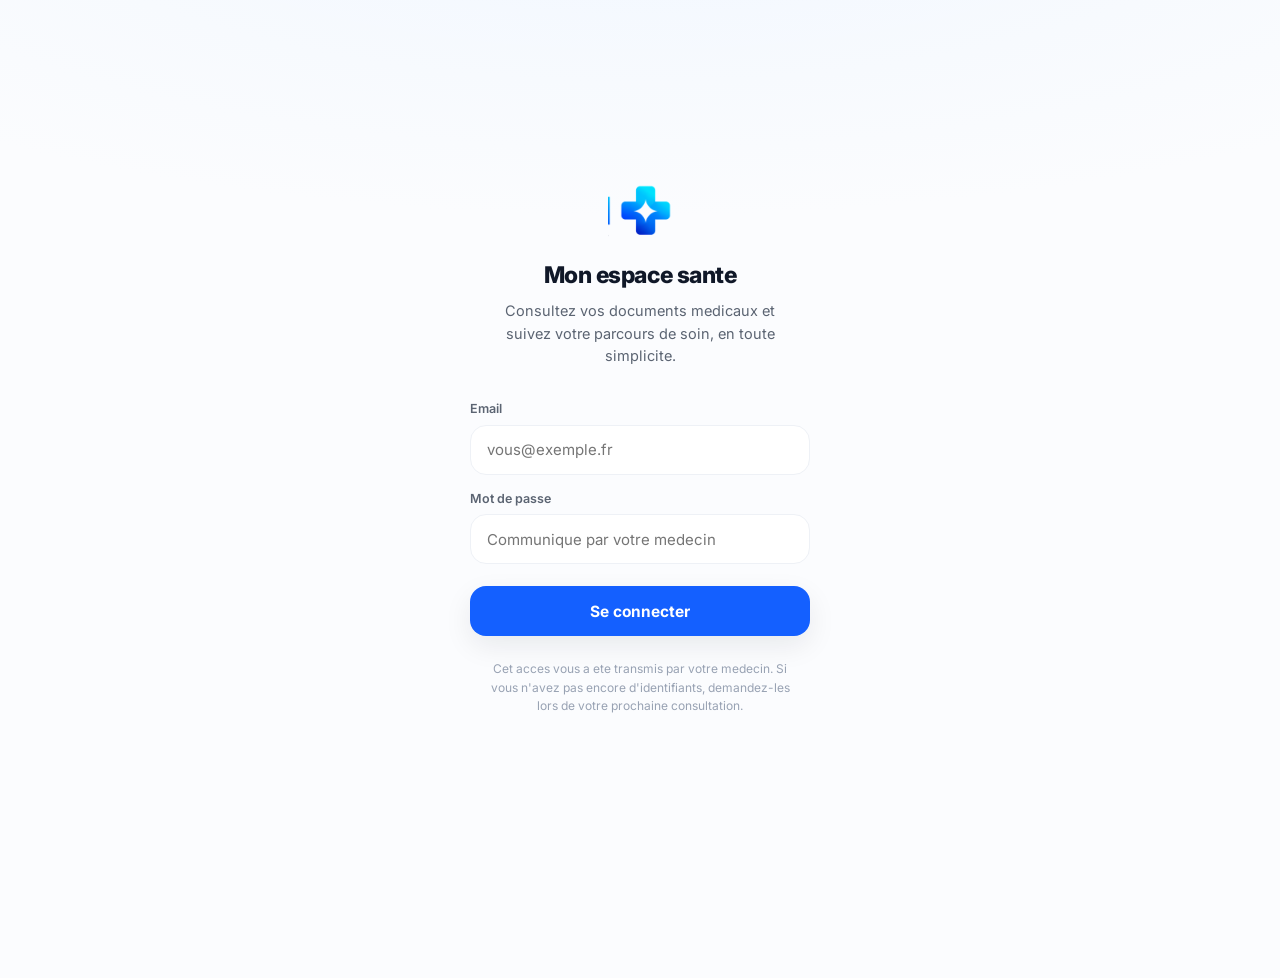
<file: patient.html>
<!DOCTYPE html>
<html lang="fr">
<head>
<meta charset="UTF-8">
<meta name="viewport" content="width=device-width, initial-scale=1.0, viewport-fit=cover">
<title>Mon espace sante - MediAI</title>
<link rel="icon" type="image/svg+xml" href="/logo.svg">
<link href="https://fonts.googleapis.com/css2?family=Inter:wght@400;500;600;700;800&display=swap" rel="stylesheet">
<link rel="stylesheet" href="/tokens.css">
<script defer src="/flags.js"></script>
<script defer src="/notif-engine.js"></script>
<style>
:root{
  --navy:#0A1128; --blue:#1460FF; --blue-light:#00C6FF; --blue-tint:#EAF3FF;
  --green:#22C55E; --violet:#8B5CF6; --amber:#F59E0B; --pink:#EC4899;
  --paper:#FBFCFE; --card:#FFFFFF; --line:#EEF1F6;
  --ink:#101828; --ink-soft:#5B6472; --ink-faint:#98A2B3;
  --r-lg:22px; --r-md:16px; --r-sm:11px; --r-full:9999px;
  --shadow-sm:0 2px 10px rgba(16,24,40,.05);
  --shadow-md:0 10px 28px rgba(16,24,40,.08);
  --sans:'Inter',-apple-system,sans-serif;
}
*,*::before,*::after{box-sizing:border-box;margin:0;padding:0}
html{scroll-behavior:smooth}
body{font-family:var(--sans);background:var(--paper);color:var(--ink);line-height:1.55;-webkit-font-smoothing:antialiased;padding-bottom:78px;}
button,input{font-family:var(--sans);}
a{color:inherit;text-decoration:none;}

#loginScreen{ min-height:100vh; display:flex; flex-direction:column; align-items:center; justify-content:center; padding:32px 24px; }
.login-logo{ width:64px; height:auto; margin-bottom:20px; }
.login-title{ font-size:23px; font-weight:800; letter-spacing:-.02em; margin-bottom:6px; text-align:center; }
.login-sub{ font-size:14.5px; color:var(--ink-soft); text-align:center; margin-bottom:32px; max-width:280px; }
.login-form{ width:100%; max-width:340px; }
.login-field{ margin-bottom:14px; }
.login-field label{ display:block; font-size:12.5px; font-weight:600; color:var(--ink-soft); margin-bottom:6px; }
.login-field input{ width:100%; height:50px; padding:0 16px; border:1.5px solid var(--line); border-radius:var(--r-md); font-size:15px; background:var(--card); color:var(--ink); transition:border-color .15s ease; }
.login-field input:focus{ outline:none; border-color:var(--blue); }
.login-btn{ width:100%; height:50px; background:var(--blue); color:#fff; border:none; border-radius:var(--r-md); font-size:15.5px; font-weight:700; cursor:pointer; margin-top:8px; transition:background .15s ease, transform .1s ease; box-shadow:var(--shadow-md); }
.login-btn:hover{ background:#0D4FD1; }
.login-btn:active{ transform:scale(.98); }
.login-btn:disabled{ background:var(--ink-faint); cursor:not-allowed; box-shadow:none; }
.login-error{ display:none; background:#FEF2F2; color:#DC2626; font-size:13px; padding:11px 14px; border-radius:var(--r-sm); margin-bottom:14px; }
.login-error.visible{ display:block; }
.login-footnote{ font-size:12px; color:var(--ink-faint); text-align:center; margin-top:24px; max-width:300px; }

#patientApp{ display:none; }
#patientApp.visible{ display:block; }
.p-topbar{ display:flex; align-items:center; justify-content:space-between; padding:18px 20px 8px; max-width:640px; margin:0 auto; }
.p-topbar-brand{ display:flex; align-items:center; gap:8px; }
.p-topbar-brand img{ width:22px; height:auto; }
.p-topbar-brand span{ font-weight:800; font-size:15px; letter-spacing:-.01em; }
.p-content{ max-width:640px; margin:0 auto; padding:8px 20px 40px; }

.p-view{ display:none; }
.p-view.visible{ display:block; animation:fadeIn .25s ease; }
@keyframes fadeIn{ from{opacity:0; transform:translateY(6px);} to{opacity:1; transform:none;} }

.p-greeting{ font-size:24px; font-weight:800; letter-spacing:-.02em; margin:12px 0 2px; }
.p-greeting-sub{ font-size:14px; color:var(--ink-soft); margin-bottom:24px; }

.p-card{ background:var(--card); border-radius:var(--r-lg); padding:20px; box-shadow:var(--shadow-sm); margin-bottom:14px; }
.p-card-warm{ background:linear-gradient(135deg,var(--blue),var(--blue-light)); color:#fff; }
.p-section-label{ font-size:12.5px; font-weight:700; color:var(--ink-soft); text-transform:uppercase; letter-spacing:.04em; margin:24px 0 10px; }
.p-section-label:first-of-type{ margin-top:0; }

.p-rdv-card{ display:flex; align-items:center; gap:14px; }
.p-rdv-icon{ width:44px; height:44px; border-radius:var(--r-md); background:rgba(255,255,255,.2); display:flex; align-items:center; justify-content:center; font-size:20px; flex-shrink:0; }
.p-rdv-title{ font-size:14.5px; font-weight:700; }
.p-rdv-sub{ font-size:12.5px; opacity:.85; margin-top:2px; }

.p-doc-row{ display:flex; align-items:center; gap:13px; padding:13px 6px; border-bottom:1px solid var(--line); cursor:pointer; }
.p-doc-row:last-child{ border-bottom:none; }
.p-doc-icon{ width:40px; height:40px; border-radius:var(--r-sm); background:var(--blue-tint); color:var(--blue); display:flex; align-items:center; justify-content:center; font-size:17px; flex-shrink:0; }
.p-doc-icon.tp-ordonnance{ background:#F3EEFF; color:var(--violet); }
.p-doc-icon.tp-courrier{ background:#FEF3E2; color:var(--amber); }
.p-doc-icon.tp-analyse_labo{ background:#E0F6FF; color:#0284C7; }
.p-doc-icon.tp-imagerie{ background:#FDE7F3; color:var(--pink); }
.p-doc-body{ flex:1; min-width:0; }
.p-doc-title{ font-size:14px; font-weight:600; white-space:nowrap; overflow:hidden; text-overflow:ellipsis; }
.p-doc-sub{ font-size:12px; color:var(--ink-faint); margin-top:1px; }
.p-doc-date{ font-size:11.5px; color:var(--ink-faint); flex-shrink:0; }

.p-treatment-pill{ display:flex; align-items:center; gap:10px; padding:10px 0; }
.p-treatment-dot{ width:8px; height:8px; border-radius:50%; background:var(--green); flex-shrink:0; }
.p-treatment-name{ font-size:14px; font-weight:600; }
.p-treatment-dose{ font-size:12.5px; color:var(--ink-faint); }

.p-empty{ text-align:center; padding:40px 20px; color:var(--ink-faint); font-size:13.5px; }
.p-empty-icon{ font-size:32px; margin-bottom:10px; }

.p-search-bar{ position:relative; margin-bottom:16px; }
.p-search-bar input{ width:100%; height:46px; padding:0 16px 0 42px; border:1.5px solid var(--line); border-radius:var(--r-full); font-size:14px; background:var(--card); }
.p-search-bar input:focus{ outline:none; border-color:var(--blue); }
.p-search-bar svg{ position:absolute; left:15px; top:50%; transform:translateY(-50%); width:16px; height:16px; color:var(--ink-faint); }
.p-filter-row{ display:flex; gap:8px; overflow-x:auto; padding-bottom:4px; margin-bottom:18px; }
.p-filter-chip{ flex-shrink:0; padding:8px 15px; border-radius:var(--r-full); border:1.5px solid var(--line); background:var(--card); font-size:13px; font-weight:600; color:var(--ink-soft); cursor:pointer; white-space:nowrap; transition:all .15s ease; }
.p-filter-chip.active{ background:var(--blue); border-color:var(--blue); color:#fff; }

.p-timeline{ position:relative; padding-left:22px; }
.p-timeline::before{ content:''; position:absolute; left:5px; top:6px; bottom:6px; width:2px; background:var(--line); }
.p-tl-item{ position:relative; margin-bottom:18px; }
.p-tl-dot{ position:absolute; left:-22px; top:5px; width:10px; height:10px; border-radius:50%; background:var(--blue); border:2px solid var(--paper); }
.p-tl-date{ font-size:11.5px; color:var(--ink-faint); font-weight:600; margin-bottom:4px; }

.p-profile-row{ display:flex; justify-content:space-between; align-items:center; padding:14px 0; border-bottom:1px solid var(--line); }
.p-profile-row:last-child{ border-bottom:none; }
.p-profile-label{ font-size:13.5px; color:var(--ink-soft); }
.p-profile-value{ font-size:14px; font-weight:600; }
.p-logout-btn{ width:100%; height:48px; background:#FEF2F2; color:#DC2626; border:none; border-radius:var(--r-md); font-size:14.5px; font-weight:700; cursor:pointer; margin-top:24px; }

.p-tabbar{ position:fixed; bottom:0; left:0; right:0; background:rgba(255,255,255,.92); backdrop-filter:blur(14px); border-top:1px solid var(--line); display:flex; justify-content:space-around; padding:8px 6px calc(8px + env(safe-area-inset-bottom)); z-index:50; }
.p-tab{ display:flex; flex-direction:column; align-items:center; gap:3px; background:none; border:none; cursor:pointer; color:var(--ink-faint); padding:6px 14px; border-radius:var(--r-sm); transition:color .15s ease; }
.p-tab.active{ color:var(--blue); }
.p-tab svg{ width:22px; height:22px; }
.p-tab span{ font-size:10.5px; font-weight:600; }

/* ── Sprint 15 · Accueil « compagnon santé » ── */
.ph-hero{ background:var(--card); border-radius:var(--r-lg); padding:20px; box-shadow:var(--shadow-sm); margin:8px 0 4px; }
.ph-hero-top{ display:flex; align-items:center; gap:14px; margin-bottom:2px; }
.ph-hero-ico{ width:46px; height:46px; border-radius:14px; background:#FFEDF1; color:var(--pink); display:flex; align-items:center; justify-content:center; font-size:23px; flex:none; }
.ph-hero-status{ font-size:17px; font-weight:800; letter-spacing:-.02em; line-height:1.25; }
.ph-hero-sub{ font-size:12.5px; color:var(--ink-soft); margin-top:1px; }
.ph-vitals{ display:flex; gap:9px; overflow-x:auto; margin-top:16px; padding-bottom:2px; -webkit-overflow-scrolling:touch; }
.ph-vitals::-webkit-scrollbar{ display:none; }
.ph-vital{ flex:none; min-width:82px; background:var(--paper); border:1px solid var(--line); border-radius:14px; padding:10px 13px; }
.ph-vital-k{ font-size:11px; color:var(--ink-faint); font-weight:700; text-transform:uppercase; letter-spacing:.02em; }
.ph-vital-v{ font-size:19px; font-weight:800; letter-spacing:-.02em; margin-top:3px; line-height:1.1; }
.ph-vital-u{ font-size:11px; color:var(--ink-faint); font-weight:600; }

.ph-grid{ display:grid; grid-template-columns:1fr 1fr; gap:12px; margin:12px 0 4px; }
.ph-tile{ background:var(--card); border-radius:var(--r-lg); padding:16px; box-shadow:var(--shadow-sm); display:flex; flex-direction:column; min-height:130px; cursor:pointer; border:1px solid transparent; transition:transform .12s ease, box-shadow .15s ease; }
.ph-tile:hover{ box-shadow:var(--shadow-md); }
.ph-tile:active{ transform:scale(.985); }
.ph-tile-ico{ width:38px; height:38px; border-radius:12px; display:flex; align-items:center; justify-content:center; font-size:19px; flex:none; }
.ph-tile-label{ font-size:11.5px; font-weight:700; color:var(--ink-soft); text-transform:uppercase; letter-spacing:.03em; }
.ph-tile-main{ font-size:17px; font-weight:800; letter-spacing:-.02em; line-height:1.2; margin-top:1px; }
.ph-tile-sub{ font-size:12.5px; color:var(--ink-faint); margin-top:1px; }

.ph-trend-row{ display:flex; align-items:center; gap:14px; padding:13px 0; border-bottom:1px solid var(--line); }
.ph-trend-row:last-child{ border-bottom:none; }

/* ⭐ Mon Parcours Santé — carte d'entrée + récit */
.ph-parcours-cta{ display:flex; align-items:center; gap:14px; background:linear-gradient(135deg,#6D5DF6,#1460FF); color:#fff; border-radius:var(--r-lg); padding:18px; box-shadow:var(--shadow-md); cursor:pointer; margin:4px 0; transition:transform .12s ease; }
.ph-parcours-cta:active{ transform:scale(.99); }
.ph-parcours-cta .ico{ width:44px; height:44px; border-radius:14px; background:rgba(255,255,255,.18); display:flex; align-items:center; justify-content:center; font-size:22px; flex:none; }
.ph-parcours-cta .t{ font-size:15.5px; font-weight:800; letter-spacing:-.01em; }
.ph-parcours-cta .s{ font-size:12.5px; opacity:.92; margin-top:1px; }
.ph-parcours-cta .chev{ margin-left:auto; opacity:.85; font-size:22px; flex:none; }

.pp-synthese{ background:var(--blue-tint); border-radius:var(--r-md); padding:15px 17px; font-size:14px; color:var(--navy); line-height:1.55; margin-bottom:22px; }
.pp-tl{ position:relative; padding-left:26px; }
.pp-tl::before{ content:''; position:absolute; left:7px; top:8px; bottom:8px; width:2px; background:linear-gradient(var(--violet),var(--blue)); opacity:.35; }
.pp-chap{ position:relative; margin-bottom:22px; }
.pp-chap-dot{ position:absolute; left:-26px; top:3px; width:14px; height:14px; border-radius:50%; background:#fff; border:3px solid var(--blue); box-shadow:0 0 0 3px var(--paper); }
.pp-chap-date{ font-size:11.5px; font-weight:700; color:var(--blue); text-transform:uppercase; letter-spacing:.03em; }
.pp-chap-title{ font-size:15.5px; font-weight:800; letter-spacing:-.01em; margin:2px 0 5px; line-height:1.3; }
.pp-chap-text{ font-size:14px; color:var(--ink-soft); line-height:1.6; }
.pp-disclaimer{ display:flex; gap:10px; align-items:flex-start; background:#FFF8EC; border:1px solid #FCE9C7; border-radius:var(--r-md); padding:13px 15px; font-size:12.5px; color:#7A5A12; line-height:1.5; margin-top:14px; }
.pp-skel{ height:14px; border-radius:7px; background:linear-gradient(90deg,#EEF1F6 25%,#F6F8FB 37%,#EEF1F6 63%); background-size:400% 100%; animation:ppShimmer 1.4s ease infinite; }
@keyframes ppShimmer{ from{background-position:100% 0;} to{background-position:0 0;} }

/* ── Hub « Santé » (liste type réglages Apple) ── */
.sante-group{ background:var(--card); border-radius:var(--r-lg); box-shadow:var(--shadow-sm); overflow:hidden; margin-bottom:14px; }
.sante-row{ display:flex; align-items:center; gap:14px; padding:15px 16px; border-bottom:1px solid var(--line); cursor:pointer; transition:background .12s ease; }
.sante-row:last-child{ border-bottom:none; }
.sante-row:active{ background:var(--paper); }
.sante-ico{ width:38px; height:38px; border-radius:11px; display:flex; align-items:center; justify-content:center; font-size:19px; flex:none; }
.sante-row .b{ flex:1; min-width:0; }
.sante-row .t{ font-size:14.5px; font-weight:700; letter-spacing:-.01em; }
.sante-row .s{ font-size:12.5px; color:var(--ink-faint); margin-top:1px; }
.sante-row .chev{ color:var(--ink-faint); font-size:20px; flex:none; }
.sante-row .soon{ font-size:10.5px; font-weight:700; color:var(--ink-faint); background:var(--paper); border:1px solid var(--line); border-radius:var(--r-full); padding:3px 9px; flex:none; }

/* ── ② Assistant MediAI patient (chat) ── */
.pa-intro{ background:linear-gradient(135deg,var(--blue),var(--blue-light)); color:#fff; border-radius:var(--r-lg); padding:18px; margin-bottom:16px; box-shadow:var(--shadow-md); }
.pa-intro .t{ font-size:16px; font-weight:800; letter-spacing:-.01em; margin-bottom:3px; }
.pa-intro .s{ font-size:12.5px; opacity:.92; line-height:1.5; }
.pa-suggest{ display:flex; flex-wrap:wrap; gap:8px; margin-bottom:16px; }
.pa-suggest button{ border:1.5px solid var(--line); background:var(--card); color:var(--ink-soft); border-radius:var(--r-full); padding:9px 14px; font-family:inherit; font-size:13px; font-weight:600; cursor:pointer; transition:all .12s ease; }
.pa-suggest button:active{ transform:scale(.97); border-color:var(--blue); color:var(--blue); }
.pa-msg{ max-width:86%; padding:11px 14px; border-radius:16px; font-size:14px; line-height:1.55; margin-bottom:10px; white-space:pre-wrap; word-wrap:break-word; }
.pa-msg.user{ background:var(--blue); color:#fff; margin-left:auto; border-bottom-right-radius:5px; }
.pa-msg.assistant{ background:var(--card); border:1px solid var(--line); color:var(--ink); border-bottom-left-radius:5px; box-shadow:var(--shadow-sm); }
.pa-typing{ display:inline-flex; gap:4px; align-items:center; }
.pa-typing span{ width:7px; height:7px; border-radius:50%; background:var(--ink-faint); animation:paBlink 1.2s infinite; }
.pa-typing span:nth-child(2){ animation-delay:.2s; } .pa-typing span:nth-child(3){ animation-delay:.4s; }
@keyframes paBlink{ 0%,60%,100%{opacity:.25;} 30%{opacity:1;} }
.pa-disclaimer{ font-size:11.5px; color:var(--ink-faint); text-align:center; line-height:1.5; margin:6px 0 4px; }
#pview-assistant{ padding-bottom:74px; }
.pa-inputbar{ display:none; }
body.pa-active .p-tabbar{ display:none; }
body.pa-active .pa-inputbar{ display:flex; position:fixed; left:0; right:0; bottom:0; background:rgba(255,255,255,.96); backdrop-filter:blur(12px); border-top:1px solid var(--line); padding:10px 16px calc(10px + env(safe-area-inset-bottom)); gap:9px; z-index:60; }
.pa-inputbar input{ flex:1; height:44px; border:1.5px solid var(--line); border-radius:var(--r-full); padding:0 16px; font-size:14px; background:var(--paper); }
.pa-inputbar input:focus{ outline:none; border-color:var(--blue); background:#fff; }
.pa-inputbar button{ width:44px; height:44px; border:none; border-radius:50%; background:var(--blue); color:#fff; font-size:18px; cursor:pointer; flex:none; display:flex; align-items:center; justify-content:center; }
.pa-inputbar button:disabled{ background:var(--ink-faint); }

/* ── ③ Rendez-vous (cartes riches) ── */
.rdv-card{ background:var(--card); border-radius:var(--r-lg); box-shadow:var(--shadow-sm); padding:18px; margin-bottom:14px; }
.rdv-head{ display:flex; align-items:center; gap:13px; margin-bottom:14px; }
.rdv-avatar{ width:46px; height:46px; border-radius:50%; background:var(--blue-tint); color:var(--blue); display:flex; align-items:center; justify-content:center; font-weight:800; font-size:15px; flex:none; }
.rdv-doc{ font-size:15px; font-weight:800; letter-spacing:-.01em; }
.rdv-spec{ font-size:12.5px; color:var(--ink-faint); }
.rdv-badge{ margin-left:auto; font-size:11px; font-weight:700; padding:4px 11px; border-radius:var(--r-full); flex:none; }
.rdv-when{ display:flex; gap:10px; margin-bottom:10px; }
.rdv-when .cell{ flex:1; background:var(--paper); border:1px solid var(--line); border-radius:var(--r-md); padding:11px 13px; }
.rdv-when .k{ font-size:11px; color:var(--ink-faint); font-weight:700; text-transform:uppercase; letter-spacing:.02em; }
.rdv-when .v{ font-size:14px; font-weight:700; margin-top:2px; }
.rdv-meta{ font-size:13px; color:var(--ink-soft); display:flex; align-items:center; gap:7px; margin-top:4px; }
.rdv-actions{ display:flex; gap:9px; margin-top:14px; }
.rdv-btn{ flex:1; height:42px; border-radius:var(--r-md); border:1.5px solid var(--line); background:var(--card); font-family:inherit; font-size:13.5px; font-weight:700; color:var(--ink); cursor:pointer; }
.rdv-btn.primary{ background:var(--blue); border-color:var(--blue); color:#fff; }
.rdv-btn:active{ transform:scale(.98); }

/* ── ④ Traitements ── */
.trt-card{ background:var(--card); border-radius:var(--r-lg); box-shadow:var(--shadow-sm); padding:18px; margin-bottom:14px; }
.trt-head{ display:flex; align-items:center; gap:13px; }
.trt-pill{ width:46px; height:46px; border-radius:14px; background:#EAFBF1; color:var(--green); display:flex; align-items:center; justify-content:center; font-size:22px; flex:none; }
.trt-name{ font-size:15.5px; font-weight:800; letter-spacing:-.01em; }
.trt-dose{ font-size:13px; color:var(--ink-soft); margin-top:1px; }
.trt-times{ display:flex; gap:8px; margin-top:14px; }
.trt-time{ flex:1; text-align:center; border:1.5px solid var(--line); border-radius:var(--r-md); padding:9px 6px; font-size:11.5px; font-weight:700; color:var(--ink-faint); line-height:1.5; }
.trt-time.on{ border-color:var(--green); background:#EAFBF1; color:#0F7A3D; }
.trt-meta{ margin-top:14px; padding-top:13px; border-top:1px solid var(--line); font-size:13px; display:flex; flex-direction:column; gap:7px; }
.trt-meta .row{ display:flex; justify-content:space-between; gap:12px; }
.trt-meta .lab{ color:var(--ink-faint); }
.trt-meta .val{ font-weight:600; text-align:right; }

/* ── ⑮ Bannière proactive contextuelle (accueil) ── */
.care-banner{ display:flex; align-items:center; gap:12px; background:linear-gradient(135deg,#EAF3FF,#F3EEFF); border:1px solid #DCE8FF; border-radius:var(--r-md); padding:13px 15px; margin:14px 0 2px; cursor:pointer; transition:transform .12s ease; }
.care-banner:active{ transform:scale(.99); }
.care-banner .ci{ font-size:22px; flex:none; }
.care-banner .ct{ font-size:13.5px; font-weight:800; color:var(--navy); letter-spacing:-.01em; }
.care-banner .cs{ font-size:12px; color:var(--ink-soft); margin-top:1px; }
.care-banner .cgo{ margin-left:auto; color:var(--blue); font-size:22px; flex:none; }

/* ── ⑭ Accessibilité & confort ── */
:focus-visible{ outline:2px solid var(--blue); outline-offset:2px; border-radius:4px; }
@media (prefers-reduced-motion: reduce){ *,*::before,*::after{ animation-duration:.001ms !important; transition-duration:.001ms !important; } html{ scroll-behavior:auto; } }

/* ── ⑦ Préparer ma consultation (checklist) ── */
.prep-check{ display:flex; align-items:flex-start; gap:12px; padding:12px 0; border-bottom:1px solid var(--line); cursor:pointer; }
.prep-check:last-child{ border-bottom:none; }
.prep-box{ width:22px; height:22px; border-radius:7px; border:2px solid var(--line); flex:none; display:flex; align-items:center; justify-content:center; font-size:12px; font-weight:800; color:#fff; transition:all .12s ease; margin-top:1px; }
.prep-check.done .prep-box{ background:var(--green); border-color:var(--green); }
.prep-check.done .prep-label{ color:var(--ink-faint); text-decoration:line-through; }
.prep-label{ font-size:14px; font-weight:600; line-height:1.4; }

.p-sidebar{ display:none; } /* masqué en mobile — la tabbar prend le relais */
@media (min-width:820px){ body.pa-active .pa-inputbar{ left:220px; } }
@media (min-width:820px){
  .p-tabbar{ display:none; }
  #patientApp.visible{ display:flex; }
  .p-sidebar{ display:flex; flex-direction:column; width:220px; flex-shrink:0; min-height:100vh; border-right:1px solid var(--line); padding:24px 14px; position:sticky; top:0; }
  .p-sidebar .p-topbar-brand{ padding:0 10px; margin-bottom:28px; }
  .p-sidebar .p-tab{ flex-direction:row; justify-content:flex-start; width:100%; padding:11px 12px; gap:12px; font-size:14px; }
  .p-sidebar .p-tab span{ font-size:14px; }
  .p-main{ flex:1; min-width:0; }
  .p-content{ padding:32px 40px 40px; max-width:720px; }
  .p-topbar{ display:none; }
}
/* ══════════════════════════════════════════════════════════════════
   Sprint 20 · HEALTH OS — langage visuel façon Apple (iOS 26)
   « Le meilleur design est celui qu'on ne remarque pas. »
   Grands rayons · ombres douces · verre · respiration · une chose à la fois.
   ══════════════════════════════════════════════════════════════════ */
:root{
  --hos-r:26px; --hos-r-lg:32px;
  --hos-shadow:0 1px 2px rgba(16,24,40,.04), 0 20px 44px -22px rgba(20,33,66,.20);
  --hos-shadow-soft:0 1px 2px rgba(16,24,40,.03), 0 12px 30px -20px rgba(20,33,66,.14);
  --hos-hair:rgba(16,24,40,.06);
  --hos-ease:cubic-bezier(.2,.8,.2,1);
}
/* fond calme, très légèrement lumineux en haut */
body{ background:
  radial-gradient(130% 55% at 50% -12%, #F1F7FF 0%, rgba(241,247,255,0) 62%),
  var(--paper); }

/* Home — une chose importante à la fois */
.hos-hello{ font-size:clamp(30px,8.5vw,38px); font-weight:800; letter-spacing:-.035em; line-height:1.04; margin:16px 0 6px; }
.hos-ask{ font-size:18px; color:var(--ink-soft); font-weight:500; letter-spacing:-.01em; margin-bottom:24px; }

/* ❤️ Grande carte état de santé — le cœur émotionnel */
.hos-state{ border-radius:var(--hos-r-lg); padding:30px 26px 28px; margin-bottom:14px; overflow:hidden;
  background:linear-gradient(165deg,#FFFFFF 0%,#F2F7FF 100%); box-shadow:var(--hos-shadow); }
.hos-state .heart{ width:62px; height:62px; border-radius:20px; display:flex; align-items:center; justify-content:center; font-size:30px;
  background:radial-gradient(circle at 32% 26%,#FFE4ED,#FFCEDE); box-shadow:0 12px 26px -10px rgba(236,72,153,.55); }
.hos-state .big{ font-size:24px; font-weight:800; letter-spacing:-.025em; line-height:1.18; margin-top:20px; }
.hos-state .small{ font-size:14px; color:var(--ink-soft); margin-top:7px; line-height:1.5; }
.hos-state .ph-vitals{ margin-top:20px; }
.hos-state .ph-vital{ background:rgba(255,255,255,.7); border-color:var(--hos-hair); }

/* Ligne « une info importante » (RDV · traitement · document) */
.hos-line{ display:flex; align-items:center; gap:16px; background:var(--card); border-radius:var(--hos-r); padding:19px 20px; margin-bottom:12px;
  box-shadow:var(--hos-shadow-soft); cursor:pointer; border:1px solid var(--hos-hair); transition:transform .18s var(--hos-ease), box-shadow .2s; }
.hos-line:hover{ box-shadow:var(--hos-shadow); }
.hos-line:active{ transform:scale(.985); }
.hos-line .g{ width:52px; height:52px; border-radius:16px; display:flex; align-items:center; justify-content:center; font-size:24px; flex:none; }
.hos-line .bd{ min-width:0; flex:1; }
.hos-line .k{ font-size:11.5px; font-weight:700; color:var(--ink-faint); text-transform:uppercase; letter-spacing:.04em; }
.hos-line .t{ font-size:17px; font-weight:800; letter-spacing:-.02em; line-height:1.2; margin-top:2px; white-space:nowrap; overflow:hidden; text-overflow:ellipsis; }
.hos-line .s{ font-size:13.5px; color:var(--ink-soft); margin-top:2px; white-space:nowrap; overflow:hidden; text-overflow:ellipsis; }
.hos-line .chev{ margin-left:auto; color:var(--ink-faint); font-size:22px; flex:none; }

/* révélation douce, une carte après l'autre */
@keyframes hosRise{ from{ opacity:0; transform:translateY(15px);} to{ opacity:1; transform:none; } }
.hos-rise{ animation:hosRise .5s var(--hos-ease) both; }
.hos-rise[data-i="1"]{ animation-delay:.05s; } .hos-rise[data-i="2"]{ animation-delay:.10s; }
.hos-rise[data-i="3"]{ animation-delay:.15s; } .hos-rise[data-i="4"]{ animation-delay:.20s; }
@media (prefers-reduced-motion:reduce){ .hos-rise{ animation:none; } }

/* espace calme entre les blocs de la Home */
#pview-accueil .p-section-label{ margin:30px 0 12px; }

/* ── Sprint 20 · Vague B — Traitement vivant (Phase 3 + 8) ── */
.trt-day{ display:flex; align-items:center; gap:15px; background:linear-gradient(160deg,#FFFFFF,#F1F7FF); border-radius:var(--hos-r); padding:18px 20px; margin-bottom:16px; box-shadow:var(--hos-shadow-soft); border:1px solid var(--hos-hair); }
.trt-ring{ position:relative; width:56px; height:56px; border-radius:50%; flex:none; background:conic-gradient(var(--green) calc(var(--p,0)*1%), #E7EDF5 0); }
.trt-ring i{ position:absolute; inset:6px; background:var(--card); border-radius:50%; display:flex; align-items:center; justify-content:center; font-style:normal; font-size:13px; font-weight:800; color:var(--green); }
.trt-day .t{ font-size:16px; font-weight:800; letter-spacing:-.02em; }
.trt-day .s{ font-size:13px; color:var(--ink-soft); margin-top:2px; }
.trt-card{ padding:22px; border-radius:var(--hos-r); box-shadow:var(--hos-shadow-soft); border:1px solid var(--hos-hair); }
.trt-pill{ width:54px; height:54px; border-radius:17px; font-size:25px; }
.trt-name{ font-size:17px; }
.trt-why{ margin-top:15px; font-size:13.5px; color:var(--ink-soft); line-height:1.55; background:var(--paper); border-radius:15px; padding:13px 15px; }
.trt-why b{ color:var(--ink); font-weight:700; }
.trt-slots{ display:flex; gap:10px; margin-top:16px; }
.trt-slot{ flex:1; display:flex; flex-direction:column; align-items:center; gap:5px; border:1.5px solid var(--line); border-radius:18px; padding:13px 6px 11px; cursor:pointer; background:var(--card); -webkit-tap-highlight-color:transparent; transition:transform .15s var(--hos-ease), border-color .2s, background .2s; }
.trt-slot:active{ transform:scale(.93); }
.trt-slot .ic{ font-size:19px; }
.trt-slot .lb{ font-size:11.5px; font-weight:700; color:var(--ink-faint); }
.trt-slot .st{ font-size:17px; height:22px; display:flex; align-items:center; justify-content:center; color:var(--ink-faint); }
.trt-slot.done{ border-color:var(--green); background:#EAFBF1; }
.trt-slot.done .lb{ color:#0F7A3D; } .trt-slot.done .st{ color:var(--green); }
.trt-slot.now{ border-color:var(--amber); background:#FEF6E7; }
.trt-slot.now .lb{ color:#9A6700; } .trt-slot.now .st{ color:var(--amber); }
@keyframes trtPop{ 0%{transform:scale(1);} 40%{transform:scale(1.28);} 100%{transform:scale(1);} }
.trt-slot.just .st{ animation:trtPop .42s var(--hos-ease); }
.trt-note{ font-size:12.5px; color:var(--ink-faint); margin-top:14px; display:flex; align-items:center; gap:7px; }

/* ── Sprint 20 · Vague B — Documents façon Fichiers (Phase 7) ── */
.doc-grid{ display:grid; grid-template-columns:1fr 1fr; gap:14px; }
.doc-cardx{ background:var(--card); border-radius:var(--hos-r); overflow:hidden; box-shadow:var(--hos-shadow-soft); border:1px solid var(--hos-hair); cursor:pointer; display:flex; flex-direction:column; -webkit-tap-highlight-color:transparent; transition:transform .16s var(--hos-ease), box-shadow .2s; }
.doc-cardx:hover{ box-shadow:var(--hos-shadow); }
.doc-cardx:active{ transform:scale(.97); }
.doc-thumb{ height:96px; display:flex; align-items:center; justify-content:center; font-size:34px; position:relative; color:#fff; }
.doc-thumb .cat{ position:absolute; top:10px; left:10px; font-size:9.5px; font-weight:800; letter-spacing:.04em; text-transform:uppercase; color:#fff; background:rgba(255,255,255,.24); padding:3px 8px; border-radius:999px; }
.doc-thumb .nw{ position:absolute; top:10px; right:10px; width:9px; height:9px; border-radius:50%; background:#fff; box-shadow:0 0 0 3px rgba(255,255,255,.35); }
.doc-meta{ padding:13px 14px 15px; display:flex; flex-direction:column; gap:3px; flex:1; }
.doc-meta .ti{ font-size:14px; font-weight:800; letter-spacing:-.01em; line-height:1.25; display:-webkit-box; -webkit-line-clamp:2; -webkit-box-orient:vertical; overflow:hidden; }
.doc-meta .pv{ font-size:12px; color:var(--ink-soft); line-height:1.4; }
.doc-meta .dt{ font-size:11.5px; color:var(--ink-faint); margin-top:auto; padding-top:6px; }

/* ── Sprint 20 · Vague C — Mon Médecin (Phase 6) ── */
.p-back{ display:inline-flex; align-items:center; gap:4px; background:none; border:none; font-family:inherit; font-size:14.5px; font-weight:700; color:var(--blue); cursor:pointer; padding:6px 0; margin-bottom:6px; }
.md-hero{ text-align:center; padding:12px 10px 4px; }
.md-av{ width:96px; height:96px; border-radius:50%; margin:0 auto 16px; background:linear-gradient(150deg,#1460FF,#00C6FF); color:#fff; display:flex; align-items:center; justify-content:center; font-size:38px; font-weight:800; box-shadow:0 18px 40px -14px rgba(20,96,255,.55); overflow:hidden; }
.md-av img{ width:100%; height:100%; object-fit:cover; }
.md-name{ font-size:24px; font-weight:800; letter-spacing:-.03em; }
.md-spec{ font-size:15px; color:var(--ink-soft); margin-top:3px; }
.md-reassure{ font-size:14px; color:var(--ink-soft); line-height:1.55; max-width:300px; margin:16px auto 22px; }
.md-actions{ display:flex; gap:12px; margin-bottom:16px; }
.md-act{ flex:1; display:flex; flex-direction:column; align-items:center; gap:7px; background:var(--card); border:1px solid var(--hos-hair); border-radius:var(--hos-r); padding:18px 10px; font-family:inherit; font-size:13.5px; font-weight:700; color:var(--ink); cursor:pointer; box-shadow:var(--hos-shadow-soft); transition:transform .15s var(--hos-ease); }
.md-act:active{ transform:scale(.96); }
.md-act span{ font-size:22px; }

/* ── Sprint 20 · Vague C — Fil de santé façon Apple Fitness (Phase 4) ── */
.feed-day{ font-size:13px; font-weight:800; color:var(--ink-soft); letter-spacing:-.01em; margin:24px 2px 12px; }
.feed-day:first-child{ margin-top:2px; }
.feed-item{ display:flex; align-items:center; gap:14px; background:var(--card); border-radius:var(--hos-r); padding:16px 18px; margin-bottom:12px; box-shadow:var(--hos-shadow-soft); border:1px solid var(--hos-hair); cursor:pointer; -webkit-tap-highlight-color:transparent; transition:transform .16s var(--hos-ease), box-shadow .2s; }
.feed-item:hover{ box-shadow:var(--hos-shadow); }
.feed-item:active{ transform:scale(.985); }
.feed-item .fi{ width:46px; height:46px; border-radius:14px; display:flex; align-items:center; justify-content:center; font-size:21px; flex:none; }
.feed-item .fb{ min-width:0; flex:1; }
.feed-item .ft{ font-size:15px; font-weight:700; letter-spacing:-.01em; line-height:1.3; }
.feed-item .fs{ font-size:12.5px; color:var(--ink-faint); margin-top:2px; white-space:nowrap; overflow:hidden; text-overflow:ellipsis; }
.feed-item .chev{ margin-left:auto; color:var(--ink-faint); font-size:20px; flex:none; }

/* ── Sprint 20 · Vague C — Mon Histoire, traitement « livre » (Phase 12) ── */
.story-open{ margin:6px 0 28px; }
.story-kicker{ font-size:12px; font-weight:800; text-transform:uppercase; letter-spacing:.14em; color:var(--violet); margin-bottom:12px; }
.story-title{ font-size:27px; font-weight:800; letter-spacing:-.035em; line-height:1.1; margin-bottom:16px; }
.story-lead{ font-size:18.5px; line-height:1.62; letter-spacing:-.01em; color:var(--ink); font-weight:450; }
.story-lead::first-letter{ font-size:46px; font-weight:800; float:left; line-height:.82; padding:6px 11px 0 0; color:var(--violet); }

/* ── Sprint 20 · Vague D — Messagerie (Phases 2, 14) + Conversations intelligentes (5) ── */
.conv-cards{ display:flex; flex-direction:column; gap:14px; }
.conv-card{ display:flex; align-items:center; gap:15px; background:var(--card); border-radius:var(--hos-r); padding:18px; box-shadow:var(--hos-shadow-soft); border:1px solid var(--hos-hair); cursor:pointer; -webkit-tap-highlight-color:transparent; transition:transform .16s var(--hos-ease); }
.conv-card:active{ transform:scale(.985); }
.conv-card .cav{ width:54px; height:54px; border-radius:16px; display:flex; align-items:center; justify-content:center; font-size:25px; flex:none; color:#fff; }
.conv-card .ct{ font-size:16px; font-weight:800; letter-spacing:-.01em; }
.conv-card .cs{ font-size:13px; color:var(--ink-soft); margin-top:2px; white-space:nowrap; overflow:hidden; text-overflow:ellipsis; }
.conv-card .cbadge{ margin-left:auto; min-width:22px; height:22px; padding:0 7px; border-radius:999px; background:var(--pink); color:#fff; font-size:12px; font-weight:800; display:flex; align-items:center; justify-content:center; flex:none; }
.conv-card .chev{ margin-left:auto; color:var(--ink-faint); font-size:22px; flex:none; }
/* Conversation façon iMessage */
.conv-head{ display:flex; align-items:center; gap:12px; margin:2px 0 10px; }
.conv-head .cav{ width:44px; height:44px; border-radius:50%; display:flex; align-items:center; justify-content:center; font-size:19px; font-weight:800; color:#fff; flex:none; }
.conv-head .cn{ font-size:16px; font-weight:800; letter-spacing:-.01em; }
.conv-head .cspec{ font-size:12.5px; color:var(--ink-soft); }
.conv-list{ display:flex; flex-direction:column; padding-bottom:84px; }
.imsg-day{ text-align:center; font-size:11.5px; font-weight:700; color:var(--ink-faint); margin:18px 0 12px; }
.imw{ display:flex; flex-direction:column; max-width:100%; }
.imw.me{ align-items:flex-end; }
.imw.them, .imw.ia{ align-items:flex-start; }
.imsg{ max-width:80%; padding:11px 15px; border-radius:20px; font-size:14.5px; line-height:1.45; word-wrap:break-word; white-space:pre-wrap; }
.imsg.them{ background:#EDEFF3; color:var(--ink); border-bottom-left-radius:6px; }
.imsg.me{ background:linear-gradient(160deg,#1F6BFF,#0FA6FF); color:#fff; border-bottom-right-radius:6px; }
.imsg.ia{ background:linear-gradient(160deg,#7C5CFC,#9D7BFF); color:#fff; border-bottom-left-radius:6px; }
.imsg-sign{ font-size:11px; color:var(--ink-faint); margin:2px 4px 0; }
.imsg-time{ font-size:10.5px; color:var(--ink-faint); margin:2px 4px 12px; }
.conv-inputbar{ position:fixed; left:0; right:0; bottom:0; display:flex; gap:9px; align-items:center; padding:10px 16px calc(10px + env(safe-area-inset-bottom)); background:rgba(255,255,255,.85); backdrop-filter:blur(14px); border-top:1px solid var(--line); z-index:60; }
.conv-inputbar .inwrap{ display:flex; gap:9px; align-items:center; width:100%; max-width:640px; margin:0 auto; }
.conv-inputbar input{ flex:1; height:44px; border:1.5px solid var(--line); border-radius:var(--r-full); padding:0 16px; font-size:14.5px; background:var(--card); font-family:inherit; }
.conv-inputbar button{ width:44px; height:44px; border-radius:50%; border:none; background:var(--blue); color:#fff; font-size:20px; cursor:pointer; flex:none; }
body.conv-active .p-tabbar{ display:none; }
/* Assistant — Transmettre au médecin (Phase 5) */
.pa-forward{ align-self:flex-start; margin:1px 0 12px; display:inline-flex; align-items:center; gap:8px; background:#F3EEFF; color:var(--violet); border:1px solid #E4D9FF; border-radius:999px; padding:9px 15px; font-size:13px; font-weight:700; cursor:pointer; font-family:inherit; -webkit-tap-highlight-color:transparent; }
.pa-forward:active{ transform:scale(.97); }

/* ── Sprint 20 · Vague E — Journal Santé (Phase 15, démo locale) ── */
.jr-hero{ background:linear-gradient(160deg,#FFFFFF,#F5F1FF); border-radius:var(--hos-r-lg); padding:24px 22px; box-shadow:var(--hos-shadow); margin-bottom:16px; }
.jr-q{ font-size:19px; font-weight:800; letter-spacing:-.02em; margin-bottom:16px; }
.jr-moods{ display:flex; gap:10px; }
.jr-mood{ flex:1; display:flex; flex-direction:column; align-items:center; gap:6px; padding:14px 6px; border:1.5px solid var(--line); border-radius:18px; background:var(--card); cursor:pointer; font-family:inherit; -webkit-tap-highlight-color:transparent; transition:transform .14s var(--hos-ease), border-color .2s, background .2s; }
.jr-mood:active{ transform:scale(.94); }
.jr-mood .em{ font-size:30px; line-height:1; }
.jr-mood .lb{ font-size:11.5px; font-weight:700; color:var(--ink-faint); }
.jr-mood.sel{ border-color:var(--violet); background:#F3EEFF; }
.jr-mood.sel .lb{ color:var(--violet); }
.jr-note{ width:100%; margin-top:14px; min-height:74px; border:1.5px solid var(--line); border-radius:16px; padding:13px 15px; font-family:inherit; font-size:14.5px; background:var(--card); resize:vertical; line-height:1.5; }
.jr-save{ width:100%; height:48px; margin-top:14px; border:none; border-radius:15px; background:var(--violet); color:#fff; font-family:inherit; font-size:15px; font-weight:700; cursor:pointer; }
.jr-save:disabled{ opacity:.5; }
.jr-strip{ display:flex; gap:5px; align-items:flex-end; margin:6px 0 4px; }
.jr-strip .d{ flex:1; height:26px; border-radius:6px; background:#EEF1F6; }
.jr-entry{ display:flex; gap:13px; align-items:flex-start; padding:15px 0; border-bottom:1px solid var(--line); }
.jr-entry .em{ font-size:24px; flex:none; }
.jr-entry .dt{ font-size:12px; color:var(--ink-faint); font-weight:700; }
.jr-entry .tx{ font-size:14px; color:var(--ink-soft); margin-top:2px; line-height:1.5; white-space:pre-wrap; }

/* ── Sprint 20 · Vague E — Check-in (Phase 13) ── */
.ck-card{ background:var(--card); border-radius:var(--hos-r); padding:22px 20px; box-shadow:var(--hos-shadow-soft); border:1px solid var(--hos-hair); margin-bottom:14px; }
.ck-row{ margin-bottom:22px; }
.ck-row:last-child{ margin-bottom:0; }
.ck-lab{ display:flex; justify-content:space-between; align-items:baseline; margin-bottom:10px; }
.ck-lab .k{ font-size:14.5px; font-weight:700; }
.ck-lab .v{ font-size:15px; font-weight:800; color:var(--blue); }
.ck-range{ -webkit-appearance:none; appearance:none; width:100%; height:8px; border-radius:999px; background:linear-gradient(90deg,#22C55E,#F59E0B,#EF4444); outline:none; }
.ck-range::-webkit-slider-thumb{ -webkit-appearance:none; appearance:none; width:26px; height:26px; border-radius:50%; background:#fff; border:2px solid var(--line); box-shadow:0 2px 8px rgba(16,24,40,.2); cursor:pointer; }
.ck-num{ display:flex; gap:12px; }
.ck-num .fld{ flex:1; }
.ck-num label{ font-size:12.5px; font-weight:700; color:var(--ink-soft); display:block; margin-bottom:7px; }
.ck-num input, .ck-note{ width:100%; border:1.5px solid var(--line); border-radius:14px; padding:0 14px; font-family:inherit; font-size:15px; background:var(--card); }
.ck-num input{ height:46px; }
.ck-note{ min-height:70px; padding:12px 14px; resize:vertical; line-height:1.5; }
.ck-send{ width:100%; height:50px; border:none; border-radius:15px; background:var(--blue); color:#fff; font-family:inherit; font-size:15px; font-weight:700; cursor:pointer; }

/* ── Sprint 20 · Vague E — Smart Reminder (Phase 10) ── */
.rm-when{ font-size:13px; font-weight:800; color:var(--ink-soft); margin:22px 2px 12px; }
.rm-when:first-child{ margin-top:2px; }
.rm-item{ display:flex; align-items:center; gap:14px; background:var(--card); border-radius:var(--hos-r); padding:16px 18px; margin-bottom:12px; box-shadow:var(--hos-shadow-soft); border:1px solid var(--hos-hair); }
.rm-item .ri{ width:44px; height:44px; border-radius:13px; display:flex; align-items:center; justify-content:center; font-size:20px; flex:none; }
.rm-item .rt{ font-size:15px; font-weight:700; letter-spacing:-.01em; }
.rm-item .rs{ font-size:12.5px; color:var(--ink-faint); margin-top:2px; }

/* ── Sprint 20 · Vague E — Mode Famille (Phase 11, sélecteur démo) ── */
.fm-active{ display:flex; align-items:center; gap:14px; background:linear-gradient(160deg,#FFFFFF,#F1F7FF); border-radius:var(--hos-r-lg); padding:20px; box-shadow:var(--hos-shadow); margin-bottom:8px; }
.fm-active .av{ width:56px; height:56px; border-radius:50%; display:flex; align-items:center; justify-content:center; font-size:22px; font-weight:800; color:#fff; flex:none; }
.fm-active .nm{ font-size:18px; font-weight:800; letter-spacing:-.02em; }
.fm-active .rl{ font-size:13px; color:var(--ink-soft); margin-top:1px; }
.fm-list{ display:flex; flex-direction:column; gap:12px; margin-top:14px; }
.fm-card{ display:flex; align-items:center; gap:14px; background:var(--card); border-radius:var(--hos-r); padding:15px 17px; box-shadow:var(--hos-shadow-soft); border:1px solid var(--hos-hair); cursor:pointer; -webkit-tap-highlight-color:transparent; transition:transform .15s var(--hos-ease), border-color .2s; }
.fm-card:active{ transform:scale(.985); }
.fm-card.on{ border-color:var(--blue); }
.fm-card .av{ width:46px; height:46px; border-radius:50%; display:flex; align-items:center; justify-content:center; font-size:18px; font-weight:800; color:#fff; flex:none; }
.fm-card .nm{ font-size:15px; font-weight:800; }
.fm-card .rl{ font-size:12.5px; color:var(--ink-soft); margin-top:1px; }
.fm-badge{ margin-left:auto; font-size:10px; font-weight:800; color:var(--ink-faint); background:var(--paper); border:1px solid var(--line); border-radius:999px; padding:3px 9px; flex:none; }
.fm-check{ margin-left:auto; color:var(--blue); font-size:20px; flex:none; }
.fm-add{ display:flex; align-items:center; justify-content:center; gap:8px; background:var(--paper); border:1.5px dashed var(--line); border-radius:var(--hos-r); padding:16px; color:var(--ink-soft); font-size:14px; font-weight:700; margin-top:12px; }
</style>
</head>
<body>

<div id="loginScreen">
  <img src="[data-uri]" class="login-logo" alt="MediAI">
  <div class="login-title">Mon espace sante</div>
  <div class="login-sub">Consultez vos documents medicaux et suivez votre parcours de soin, en toute simplicite.</div>

  <div class="login-error" id="loginError"></div>
  <form class="login-form" id="loginForm" onsubmit="submitPatientLogin(event)">
    <div class="login-field">
      <label>Email</label>
      <input type="email" id="loginEmail" placeholder="vous@exemple.fr" required>
    </div>
    <div class="login-field">
      <label>Mot de passe</label>
      <input type="password" id="loginPassword" placeholder="Communique par votre medecin" required>
    </div>
    <button type="submit" class="login-btn" id="loginBtn">Se connecter</button>
  </form>
  <div class="login-footnote">Cet acces vous a ete transmis par votre medecin. Si vous n'avez pas encore d'identifiants, demandez-les lors de votre prochaine consultation.</div>
</div>

<div id="patientApp">

  <nav class="p-sidebar">
    <div class="p-topbar-brand">
      <img src="[data-uri]" alt="MediAI">
      <span>Mon espace</span>
    </div>
    <button class="p-tab active" data-view="accueil" onclick="switchPatientView('accueil')">
      <svg viewBox="0 0 24 24" fill="none" stroke="currentColor" stroke-width="2" stroke-linecap="round" stroke-linejoin="round"><path d="m3 9 9-7 9 7v11a2 2 0 0 1-2 2H5a2 2 0 0 1-2-2z"/><polyline points="9 22 9 12 15 12 15 22"/></svg>
      <span>Accueil</span>
    </button>
    <button class="p-tab" data-view="sante" onclick="switchPatientView('sante')">
      <svg viewBox="0 0 24 24" fill="none" stroke="currentColor" stroke-width="2" stroke-linecap="round" stroke-linejoin="round"><path d="M20.8 4.6a5.5 5.5 0 0 0-7.8 0L12 5.6l-1-1a5.5 5.5 0 0 0-7.8 7.8l1 1L12 21l7.8-7.6 1-1a5.5 5.5 0 0 0 0-7.8z"/></svg>
      <span>Santé</span>
    </button>
    <button class="p-tab" data-view="assistant" onclick="switchPatientView('assistant')">
      <svg viewBox="0 0 24 24" fill="none" stroke="currentColor" stroke-width="2" stroke-linecap="round" stroke-linejoin="round"><path d="M21 15a2 2 0 0 1-2 2H7l-4 4V5a2 2 0 0 1 2-2h14a2 2 0 0 1 2 2z"/><circle cx="9" cy="10" r="1"/><circle cx="15" cy="10" r="1"/></svg>
      <span>Assistant</span>
    </button>
    <button class="p-tab" data-view="documents" onclick="switchPatientView('documents')">
      <svg viewBox="0 0 24 24" fill="none" stroke="currentColor" stroke-width="2" stroke-linecap="round" stroke-linejoin="round"><path d="M14 2H6a2 2 0 0 0-2 2v16a2 2 0 0 0 2 2h12a2 2 0 0 0 2-2V8z"/><polyline points="14 2 14 8 20 8"/></svg>
      <span>Documents</span>
    </button>
    <button class="p-tab" data-view="profil" onclick="switchPatientView('profil')">
      <svg viewBox="0 0 24 24" fill="none" stroke="currentColor" stroke-width="2" stroke-linecap="round" stroke-linejoin="round"><circle cx="12" cy="8" r="4"/><path d="M4 21c0-4.4 3.6-8 8-8s8 3.6 8 8"/></svg>
      <span>Profil</span>
    </button>
  </nav>

  <div class="p-main">
    <div class="p-topbar">
      <div class="p-topbar-brand"><img src="[data-uri]" alt="MediAI"><span>Mon espace</span></div>
    </div>

    <div class="p-content">

      <div class="p-view visible" id="pview-accueil">
        <div class="hos-hello" id="pGreeting">Bonjour</div>
        <div class="hos-ask" id="pGreetingSub">Comment allez-vous aujourd'hui ?</div>

        <!-- ⑮ Bannière proactive contextuelle (attention urgente, si besoin) -->
        <div id="pCareBanner"></div>

        <!-- ❤️ État de santé — la réponse calme -->
        <div class="hos-state hos-rise" id="phHero"></div>

        <!-- Une info importante à la fois : RDV · traitement · document -->
        <div id="phFocus"></div>

        <!-- ⭐ Mon histoire de soin -->
        <div class="p-section-label">Mon histoire de soin</div>
        <div class="ph-parcours-cta" onclick="switchPatientView('parcours')">
          <div class="ico">📖</div>
          <div style="min-width:0;">
            <div class="t">Mon Parcours Santé</div>
            <div class="s">Votre histoire de soin, expliquée simplement</div>
          </div>
          <div class="chev">›</div>
        </div>

        <!-- 📈 Mon suivi (plus discret, plus bas) -->
        <div class="p-section-label">Mon suivi</div>
        <div class="p-card" id="phTrends"></div>

        <div class="p-section-label">Documents récents</div>
        <div class="p-card" id="pRecentDocs"></div>
      </div>

      <div class="p-view" id="pview-documents">
        <div class="p-greeting" style="font-size:20px; margin-bottom:16px;">Documents</div>
        <div class="p-search-bar">
          <svg viewBox="0 0 24 24" fill="none" stroke="currentColor" stroke-width="2" stroke-linecap="round" stroke-linejoin="round"><circle cx="11" cy="11" r="8"/><line x1="21" y1="21" x2="16.65" y2="16.65"/></svg>
          <input type="text" id="pDocSearch" placeholder="Rechercher un document..." oninput="renderPatientDocuments()">
        </div>
        <div class="p-filter-row" id="pDocFilters"></div>
        <div class="p-card" id="pDocList"></div>
      </div>

      <div class="p-view" id="pview-parcours">
        <div id="pParcours"></div>
      </div>

      <div class="p-view" id="pview-sante">
        <div class="p-greeting" style="font-size:20px; margin-bottom:2px;">Ma santé</div>
        <div class="p-greeting-sub" style="margin-bottom:20px;">Tout votre suivi, réuni au même endroit.</div>
        <div id="santeHub"></div>
      </div>

      <div class="p-view" id="pview-assistant">
        <div class="p-greeting" style="font-size:20px; margin-bottom:16px;">Assistant MediAI</div>
        <div id="paIntro">
          <div class="pa-intro">
            <div class="t">Une question sur votre dossier ?</div>
            <div class="s">Je réponds à partir de vos documents (consultations, traitements, résultats). Pour tout avis médical, contactez votre médecin.</div>
          </div>
          <div class="pa-suggest" id="paSuggest"></div>
        </div>
        <div id="paMessages"></div>
        <div class="pa-disclaimer">L'assistant s'appuie uniquement sur votre dossier et n'établit aucun diagnostic.</div>
        <div class="pa-inputbar">
          <input type="text" id="paInput" placeholder="Écrivez votre question…" onkeydown="if(event.key==='Enter')sendPatientChat()" maxlength="500">
          <button id="paSend" onclick="sendPatientChat()" aria-label="Envoyer">↑</button>
        </div>
      </div>

      <div class="p-view" id="pview-rdv">
        <div class="p-greeting" style="font-size:20px; margin-bottom:16px;">Mes rendez-vous</div>
        <button onclick="showComingSoon('Prendre rendez-vous', 'La prise de rendez-vous en ligne arrive bientot. Pour l\'instant, contactez votre cabinet.')" style="width:100%; height:48px; border:none; border-radius:14px; background:var(--accent,#1460FF); color:#fff; font-family:inherit; font-size:15px; font-weight:600; cursor:pointer; margin-bottom:18px;">+ Prendre rendez-vous</button>
        <div class="p-card" id="pRdvList"></div>
      </div>

      <div class="p-view" id="pview-traitements">
        <div class="p-greeting" style="font-size:20px; margin-bottom:4px;">Mes traitements</div>
        <div id="pTrtList"></div>
      </div>

      <div class="p-view" id="pview-resultats">
        <div class="p-greeting" style="font-size:20px; margin-bottom:4px;">Mes résultats</div>
        <div class="p-greeting-sub" style="margin-bottom:16px;">Analyses et imagerie transmises par votre médecin.</div>
        <div id="pResList"></div>
      </div>

      <div class="p-view" id="pview-preparer">
        <div class="p-greeting" style="font-size:20px; margin-bottom:4px;">Préparer ma consultation</div>
        <div class="p-greeting-sub" style="margin-bottom:16px;">Quelques réflexes pour un rendez-vous efficace.</div>
        <div id="pPrep"></div>
      </div>

      <div class="p-view" id="pview-notifications">
        <div class="p-greeting" style="font-size:20px; margin-bottom:16px;">Notifications</div>
        <div id="pNotifs"></div>
      </div>

      <div class="p-view" id="pview-historique">
        <div class="p-greeting" style="font-size:20px; margin-bottom:4px;">Fil de santé</div>
        <div class="p-greeting-sub" style="margin-bottom:18px;">Tout ce qui compte pour votre santé, jour après jour.</div>
        <div id="pHisto"></div>
      </div>

      <div class="p-view" id="pview-evolution">
        <div class="p-greeting" style="font-size:20px; margin-bottom:4px;">Mon évolution</div>
        <div class="p-greeting-sub" style="margin-bottom:16px;">Vos mesures au fil du temps, d'après vos consultations.</div>
        <div id="pEvo"></div>
      </div>

      <div class="p-view" id="pview-connectee">
        <div class="p-greeting" style="font-size:20px; margin-bottom:4px;">Santé connectée</div>
        <div class="p-greeting-sub" style="margin-bottom:16px;">Bientôt, reliez vos appareils pour enrichir votre suivi.</div>
        <div class="sante-group">
          <div class="sante-row" onclick="showComingSoon('Apple Santé','La synchronisation avec Apple Santé arrive bientôt.')"><div class="sante-ico" style="background:#EEF1F6;color:var(--ink);">🍎</div><div class="b"><div class="t">Apple Santé</div><div class="s">Activité, sommeil, fréquence cardiaque</div></div><div class="soon">Bientôt</div></div>
          <div class="sante-row" onclick="showComingSoon('Google Fit','La synchronisation avec Google Fit arrive bientôt.')"><div class="sante-ico" style="background:#E7F0FF;color:var(--blue);">🏃</div><div class="b"><div class="t">Google Fit</div><div class="s">Activité et pas quotidiens</div></div><div class="soon">Bientôt</div></div>
          <div class="sante-row" onclick="showComingSoon('Montre connectée','La connexion des montres et bracelets arrive bientôt.')"><div class="sante-ico" style="background:#FDE7F3;color:var(--pink);">⌚</div><div class="b"><div class="t">Montre connectée</div><div class="s">Fréquence cardiaque, sommeil</div></div><div class="soon">Bientôt</div></div>
        </div>
        <div class="p-card" style="font-size:13px;color:var(--ink-soft);line-height:1.6;">Une fois un appareil connecté, vous retrouverez ici votre <b>sommeil</b>, votre <b>activité</b> et votre <b>fréquence cardiaque</b> aux côtés des mesures prises en consultation.<br><br>Aucune donnée n'est collectée tant que vous n'avez rien connecté.</div>
      </div>

      <div class="p-view" id="pview-securite">
        <div class="p-greeting" style="font-size:20px; margin-bottom:16px;">Sécurité & confidentialité</div>
        <div class="p-section-label" style="margin-top:0;">Vos données</div>
        <div class="sante-group">
          <div class="sante-row" onclick="downloadMyData()"><div class="sante-ico" style="background:#EAFBF1;color:var(--green);">⬇️</div><div class="b"><div class="t">Télécharger mes données</div><div class="s">Exporter tout votre dossier (format JSON)</div></div><div class="chev">›</div></div>
        </div>
        <div class="p-section-label">Partage de mon dossier</div>
        <div class="sante-group">
          <div class="sante-row" onclick="showComingSoon('Partager mon dossier','Le partage sécurisé de votre dossier avec un autre professionnel arrive bientôt.')"><div class="sante-ico" style="background:#E7F0FF;color:var(--blue);">🔗</div><div class="b"><div class="t">Partager mon dossier</div><div class="s">Avec un autre professionnel de santé</div></div><div class="soon">Bientôt</div></div>
          <div class="sante-row" onclick="showComingSoon('Gérer les accès','La gestion des accès à votre dossier arrive bientôt.')"><div class="sante-ico" style="background:#FEF3E2;color:var(--amber);">🛡️</div><div class="b"><div class="t">Gérer les accès</div><div class="s">Voir et retirer des accès</div></div><div class="soon">Bientôt</div></div>
        </div>
        <div class="p-section-label">Connexion</div>
        <div class="sante-group">
          <div class="sante-row" style="cursor:default;"><div class="sante-ico" style="background:#EEF1F6;color:var(--ink-soft);">✉️</div><div class="b"><div class="t">Email de connexion</div><div class="s" id="pSecEmail">—</div></div></div>
          <div class="sante-row" onclick="showComingSoon('Appareils & connexions','L\'historique de vos connexions arrivera bientôt.')"><div class="sante-ico" style="background:#EEF1F6;color:var(--ink-soft);">💻</div><div class="b"><div class="t">Appareils & connexions</div><div class="s">Historique de vos connexions</div></div><div class="soon">Bientôt</div></div>
        </div>
        <div class="p-card" style="font-size:12.5px;color:var(--ink-soft);line-height:1.6;">🔒 Votre connexion est sécurisée (HTTPS). Votre dossier n'est accessible qu'à vous et à votre médecin ; il n'est jamais partagé sans votre accord.</div>
      </div>

      <div class="p-view" id="pview-messages">
        <div class="p-greeting" style="font-size:20px; margin-bottom:4px;">Messages</div>
        <div class="p-greeting-sub" style="margin-bottom:18px;">Vos échanges avec le cabinet.</div>
        <div class="conv-cards" id="pConvCards"></div>
      </div>

      <!-- Sprint 20 · Phase 2+14 — conversation façon iMessage -->
      <div class="p-view" id="pview-conversation">
        <button class="p-back" onclick="switchPatientView('messages')">‹ Messages</button>
        <div class="conv-head" id="pConvHead"></div>
        <div class="conv-list" id="pConvList"></div>
        <div class="conv-inputbar"><div class="inwrap">
          <input id="pConvInput" placeholder="Votre message…" onkeydown="if(event.key==='Enter')sendConversationMessage()" maxlength="2000">
          <button onclick="sendConversationMessage()" aria-label="Envoyer">↑</button>
        </div></div>
      </div>

      <div class="p-view" id="pview-profil">
        <div class="p-greeting" style="font-size:20px; margin-bottom:16px;">Profil</div>

        <div class="p-card" style="display:flex;align-items:center;gap:14px;">
          <div id="pAvatar" style="width:56px;height:56px;border-radius:50%;background:linear-gradient(135deg,var(--blue),var(--blue-light));color:#fff;display:flex;align-items:center;justify-content:center;font-weight:800;font-size:20px;flex:none;">—</div>
          <div style="min-width:0;">
            <div id="pAvatarName" style="font-size:16.5px;font-weight:800;letter-spacing:-.01em;">—</div>
            <div id="pAvatarSub" style="font-size:12.5px;color:var(--ink-faint);">Espace santé MediAI</div>
          </div>
        </div>

        <div class="sante-group">
          <div class="sante-row" onclick="switchPatientView('famille')">
            <div class="sante-ico" style="background:#EAF3FF;color:var(--blue);">👨‍👩‍👧</div>
            <div class="b"><div class="t">Mode Famille</div><div class="s">Gérer les profils de vos proches</div></div>
            <div class="chev">›</div>
          </div>
          <div class="sante-row" onclick="switchPatientView('messages')">
            <div class="sante-ico" style="background:#FEF3E2;color:var(--amber);">✉️</div>
            <div class="b"><div class="t">Messages</div><div class="s">Médecin & secrétariat</div></div>
            <div class="chev">›</div>
          </div>
          <div class="sante-row" onclick="switchPatientView('notifications')">
            <div class="sante-ico" style="background:#FDE7F3;color:var(--pink);">🔔</div>
            <div class="b"><div class="t">Notifications</div><div class="s">Vos alertes récentes</div></div>
            <div class="chev">›</div>
          </div>
          <div class="sante-row" onclick="switchPatientView('connectee')">
            <div class="sante-ico" style="background:#EEF1F6;color:var(--ink-soft);">⌚</div>
            <div class="b"><div class="t">Santé connectée</div><div class="s">Vos appareils et applications</div></div>
            <div class="chev">›</div>
          </div>
          <div class="sante-row" onclick="switchPatientView('securite')">
            <div class="sante-ico" style="background:#E9F9EF;color:var(--green);">🔒</div>
            <div class="b"><div class="t">Sécurité & confidentialité</div><div class="s">Vos données, partage, connexions</div></div>
            <div class="chev">›</div>
          </div>
        </div>

        <div class="p-section-label" style="margin-top:0;">Informations personnelles</div>
        <div class="p-card">
          <div class="p-profile-row"><span class="p-profile-label">Nom</span><span class="p-profile-value" id="pProfileNom">-</span></div>
          <div class="p-profile-row"><span class="p-profile-label">Prenom</span><span class="p-profile-value" id="pProfilePrenom">-</span></div>
          <div class="p-profile-row"><span class="p-profile-label">Date de naissance</span><span class="p-profile-value" id="pProfileDob">-</span></div>
        </div>

        <div class="p-section-label">Votre médecin</div>
        <div class="ph-parcours-cta" style="background:linear-gradient(135deg,#1460FF,#00C6FF);" onclick="switchPatientView('monmedecin')">
          <div class="ico" id="pMedEntryAv">👩‍⚕️</div>
          <div style="min-width:0;">
            <div class="t" id="pMedEntryName">Votre médecin</div>
            <div class="s" id="pMedEntrySpec">Voir sa fiche</div>
          </div>
          <div class="chev">›</div>
        </div>

        <div class="p-section-label">Securite</div>
        <div class="p-card">
          <div class="p-profile-row"><span class="p-profile-label">Email de connexion</span><span class="p-profile-value" id="pProfileEmail">-</span></div>
        </div>

        <button class="p-logout-btn" onclick="patientLogout()">Se deconnecter</button>
      </div>

      <!-- Sprint 20 · Phase 6 — Mon Médecin -->
      <div class="p-view" id="pview-monmedecin">
        <button class="p-back" onclick="switchPatientView('profil')">‹ Profil</button>
        <div class="md-hero">
          <div class="md-av" id="mmAvatar">—</div>
          <div class="md-name" id="mmName">Votre médecin</div>
          <div class="md-spec" id="mmSpec"></div>
          <div class="md-reassure">Votre médecin vous accompagne au quotidien, directement depuis MediAI.</div>
        </div>
        <div class="md-actions">
          <button class="md-act" onclick="switchPatientView('messages')"><span>✉️</span>Écrire un message</button>
          <button class="md-act" onclick="switchPatientView('rdv')"><span>📅</span>Rendez-vous</button>
        </div>
        <div class="p-card" id="mmInfo"></div>
        <div class="trt-note" style="justify-content:center;margin-top:16px;">🔒 Vos échanges passent par la messagerie sécurisée de MediAI.</div>
      </div>

      <!-- Sprint 20 · Phase 15 — Journal Santé (démo locale) -->
      <div class="p-view" id="pview-journal">
        <div class="p-greeting" style="font-size:20px; margin-bottom:4px;">Journal de santé</div>
        <div class="p-greeting-sub" style="margin-bottom:18px;">Quelques mots sur votre journée. Pour vous, et pour mieux vous suivre.</div>
        <div id="pJournal"></div>
      </div>

      <!-- Sprint 20 · Phase 13 — Check-in intelligent (démo locale) -->
      <div class="p-view" id="pview-checkin">
        <div class="p-greeting" style="font-size:20px; margin-bottom:4px;">Check-in</div>
        <div class="p-greeting-sub" style="margin-bottom:18px;">Un point rapide sur votre état. Vous pourrez le transmettre à votre médecin.</div>
        <div id="pCheckin"></div>
      </div>

      <!-- Sprint 20 · Phase 10 — Smart Reminder -->
      <div class="p-view" id="pview-rappels">
        <div class="p-greeting" style="font-size:20px; margin-bottom:4px;">Mes rappels</div>
        <div class="p-greeting-sub" style="margin-bottom:18px;">Ce qui vous attend, en douceur.</div>
        <div id="pRappels"></div>
      </div>

      <!-- Sprint 20 · Phase 11 — Mode Famille (sélecteur de profils démo) -->
      <div class="p-view" id="pview-famille">
        <button class="p-back" onclick="switchPatientView('profil')">‹ Profil</button>
        <div class="p-greeting" style="font-size:20px; margin:4px 0 4px;">Mode Famille</div>
        <div class="p-greeting-sub" style="margin-bottom:18px;">Gérez la santé de vos proches, comme la vôtre.</div>
        <div id="pFamille"></div>
      </div>

    </div>
  </div>
</div>

<nav class="p-tabbar" id="pTabbar">
  <button class="p-tab active" data-view="accueil" onclick="switchPatientView('accueil')">
    <svg viewBox="0 0 24 24" fill="none" stroke="currentColor" stroke-width="2" stroke-linecap="round" stroke-linejoin="round"><path d="m3 9 9-7 9 7v11a2 2 0 0 1-2 2H5a2 2 0 0 1-2-2z"/><polyline points="9 22 9 12 15 12 15 22"/></svg>
    <span>Accueil</span>
  </button>
  <button class="p-tab" data-view="sante" onclick="switchPatientView('sante')">
    <svg viewBox="0 0 24 24" fill="none" stroke="currentColor" stroke-width="2" stroke-linecap="round" stroke-linejoin="round"><path d="M20.8 4.6a5.5 5.5 0 0 0-7.8 0L12 5.6l-1-1a5.5 5.5 0 0 0-7.8 7.8l1 1L12 21l7.8-7.6 1-1a5.5 5.5 0 0 0 0-7.8z"/></svg>
    <span>Santé</span>
  </button>
  <button class="p-tab" data-view="assistant" onclick="switchPatientView('assistant')">
    <svg viewBox="0 0 24 24" fill="none" stroke="currentColor" stroke-width="2" stroke-linecap="round" stroke-linejoin="round"><path d="M21 15a2 2 0 0 1-2 2H7l-4 4V5a2 2 0 0 1 2-2h14a2 2 0 0 1 2 2z"/><circle cx="9" cy="10" r="1"/><circle cx="15" cy="10" r="1"/></svg>
    <span>Assistant</span>
  </button>
  <button class="p-tab" data-view="documents" onclick="switchPatientView('documents')">
    <svg viewBox="0 0 24 24" fill="none" stroke="currentColor" stroke-width="2" stroke-linecap="round" stroke-linejoin="round"><path d="M14 2H6a2 2 0 0 0-2 2v16a2 2 0 0 0 2 2h12a2 2 0 0 0 2-2V8z"/><polyline points="14 2 14 8 20 8"/></svg>
    <span>Documents</span>
  </button>
  <button class="p-tab" data-view="profil" onclick="switchPatientView('profil')">
    <svg viewBox="0 0 24 24" fill="none" stroke="currentColor" stroke-width="2" stroke-linecap="round" stroke-linejoin="round"><circle cx="12" cy="8" r="4"/><path d="M4 21c0-4.4 3.6-8 8-8s8 3.6 8 8"/></svg>
    <span>Profil</span>
  </button>
</nav>

<script>
const API_BASE = 'https://mediai-backend-156u.onrender.com';
let patientInfo = null;
let medecinInfo = null;
let patientEvents = [];
let currentDocFilter = 'all';

function getToken(){ return localStorage.getItem('mediai_patient_token'); }
function setToken(t){ localStorage.setItem('mediai_patient_token', t); }
function clearToken(){ localStorage.removeItem('mediai_patient_token'); if (typeof stopPatientLive === 'function') stopPatientLive(); }
function authHeaders(){ return { 'Authorization': 'Bearer ' + (getToken() || '') }; }

async function submitPatientLogin(event){
  event.preventDefault();
  const email = document.getElementById('loginEmail').value.trim();
  const password = document.getElementById('loginPassword').value;
  const errorEl = document.getElementById('loginError');
  const btn = document.getElementById('loginBtn');
  errorEl.classList.remove('visible');
  btn.disabled = true;
  btn.textContent = 'Connexion...';

  try {
    const res = await fetch(API_BASE + '/api/patient-auth/login', {
      method: 'POST',
      headers: { 'Content-Type': 'application/json' },
      body: JSON.stringify({ email, password })
    });
    const data = await res.json();
    if (!res.ok) throw new Error(data.error || 'Erreur de connexion');

    setToken(data.token);
    await enterPatientApp();
  } catch (err) {
    errorEl.textContent = err.message;
    errorEl.classList.add('visible');
  } finally {
    btn.disabled = false;
    btn.textContent = 'Se connecter';
  }
}

function patientLogout(){
  clearToken();
  document.getElementById('patientApp').classList.remove('visible');
  document.getElementById('loginScreen').style.display = 'flex';
}

async function enterPatientApp(){
  try {
    const res = await fetch(API_BASE + '/api/patient/me', { headers: authHeaders() });
    if (!res.ok) throw new Error();
    const data = await res.json();
    patientInfo = data.patient;
    medecinInfo = data.medecin;

    document.getElementById('loginScreen').style.display = 'none';
    document.getElementById('patientApp').classList.add('visible');

    renderPatientHome();
    initTopbarBell();
    await loadPatientTimeline();
    await loadPatientAppointments(); // Sprint 9 : mes rendez-vous (lecture seule)
    await loadPatientThreads();      // Sprint 9 : messagerie (lecture seule)
    startPatientLive();              // Sprint 11 Étape 7 : rafraîchissement quasi temps réel
  } catch {
    clearToken();
  }
}

function renderPatientHome(){
  const hour = new Date().getHours();
  const greeting = hour < 12 ? 'Bonjour' : hour < 18 ? 'Bon après-midi' : 'Bonsoir';
  document.getElementById('pGreeting').textContent = greeting + ', ' + patientInfo.prenom + '.';
  document.getElementById('pGreetingSub').textContent = hour < 18 ? 'Comment allez-vous aujourd’hui ?' : 'Comment s’est passée votre journée ?';

  document.getElementById('pProfileNom').textContent = patientInfo.nom;
  document.getElementById('pProfilePrenom').textContent = patientInfo.prenom;
  document.getElementById('pProfileDob').textContent = patientInfo.dateNaissance || 'Non renseignee';
  const medName = (medecinInfo && medecinInfo.nom) || 'Votre médecin';
  const eName=document.getElementById('pMedEntryName'); if(eName) eName.textContent = medName;
  const eSpec=document.getElementById('pMedEntrySpec'); if(eSpec) eSpec.textContent = (medecinInfo && medecinInfo.specialite) || 'Voir sa fiche';
  const eAv=document.getElementById('pMedEntryAv'); if(eAv && medecinInfo && medecinInfo.photo) eAv.innerHTML = '<img src="'+escapeHtmlP(medecinInfo.photo)+'" alt="" style="width:100%;height:100%;border-radius:14px;object-fit:cover;">';
  document.getElementById('pProfileEmail').textContent = document.getElementById('loginEmail').value || '-';
  const initials = ((patientInfo.prenom||'')[0]||'') + ((patientInfo.nom||'')[0]||'');
  const av=document.getElementById('pAvatar'); if(av) av.textContent=(initials||'?').toUpperCase();
  const an=document.getElementById('pAvatarName'); if(an) an.textContent=((patientInfo.prenom||'')+' '+(patientInfo.nom||'')).trim()||'Mon profil';
  renderPatientHomeCards();
}

// ── Sprint 15 · Accueil compagnon santé — helpers déterministes ──
// Aucune donnée inventée : constantes lues sur les consultations réelles,
// traitement lu sur la dernière ordonnance. Rien n'est interprété médicalement.
function pNum(v){ if(v==null) return null; const m=String(v).replace(',','.').match(/-?\d+(\.\d+)?/); return m?parseFloat(m[0]):null; }
function pSys(v){ if(v==null) return null; const m=String(v).match(/(\d+)\s*[\/xX]\s*(\d+)/); if(m) return parseInt(m[1],10); return pNum(v); }
function pConstOf(e){ const d = e && e.data; if(!d) return null; return (d.sections && d.sections.objectif && d.sections.objectif.constantes) || d.constantes || null; }
function pLatestConst(){
  const rows = (patientEvents||[]).filter(function(e){ return e.type==='consultation'; })
    .map(function(e){ return { date:new Date(e.event_date), c:pConstOf(e) }; })
    .filter(function(x){ return x.c; }).sort(function(a,b){ return b.date-a.date; });
  return rows[0] || null;
}
function pVitalSeries(){
  const rows = (patientEvents||[]).filter(function(e){ return e.type==='consultation'; })
    .map(function(e){ return { date:new Date(e.event_date), c:pConstOf(e) }; })
    .filter(function(x){ return x.c; }).sort(function(a,b){ return a.date-b.date; });
  const s = { poids:[], tension:[], pouls:[] };
  rows.forEach(function(r){
    const p=pNum(r.c.poids); if(p!=null) s.poids.push({date:r.date,v:p});
    const t=pSys(r.c.tension); if(t!=null) s.tension.push({date:r.date,v:t});
    const pu=pNum(r.c.pouls); if(pu!=null) s.pouls.push({date:r.date,v:pu});
  });
  return s;
}
function pSpark(vals,color){
  if(!vals || vals.length<2) return '';
  const w=88,h=30,min=Math.min.apply(null,vals),max=Math.max.apply(null,vals),rng=(max-min)||1;
  const pts=vals.map(function(v,i){ const x=(i/(vals.length-1))*w; const y=h-((v-min)/rng)*(h-6)-3; return x.toFixed(1)+','+y.toFixed(1); }).join(' ');
  const lx=w, ly=(h-((vals[vals.length-1]-min)/rng)*(h-6)-3).toFixed(1);
  return '<svg width="'+w+'" height="'+h+'" viewBox="0 0 '+w+' '+h+'" fill="none">'
    +'<polyline points="'+pts+'" stroke="'+color+'" stroke-width="2.5" stroke-linecap="round" stroke-linejoin="round"/>'
    +'<circle cx="'+lx+'" cy="'+ly+'" r="3" fill="'+color+'"/></svg>';
}
function pAgo(ts){
  const days=Math.floor((Date.now()-ts)/86400000);
  if(days<=0) return "aujourd'hui";
  if(days===1) return 'hier';
  if(days<7) return 'il y a '+days+' jours';
  if(days<31){ const wk=Math.round(days/7); return 'il y a '+wk+' semaine'+(wk>1?'s':''); }
  if(days<365){ const mo=Math.round(days/30); return 'il y a '+mo+' mois'; }
  const y=Math.floor(days/365); return 'il y a '+y+' an'+(y>1?'s':'');
}

function renderPatientHomeCards(){
  renderPatientCareBanner();   // d'abord : détermine s'il y a une attention urgente
  renderPatientHealthState();  // puis l'état calme (reste serein si une bannière existe déjà)
  renderPatientFocus();
  renderPatientMiniTrends();
  if (typeof updateNotifBadge === 'function') updateNotifBadge();
}

// Sprint 20 · Phase 1 — « une chose importante à la fois ».
// Chaque focus est une carte pleine largeur, dérivée du réel. Rien d'inventé.
function renderPatientFocus(){
  const el = document.getElementById('phFocus'); if(!el) return;
  const now = Date.now(); const cards = [];

  // 📅 Prochain rendez-vous
  const next = (patientAppointments||[]).filter(function(a){ return a.status!=='annule' && new Date(a.start_at).getTime()>now; })
    .sort(function(a,b){ return new Date(a.start_at)-new Date(b.start_at); })[0];
  if(next){
    const dt=new Date(next.start_at), days=Math.ceil((dt.getTime()-now)/86400000);
    const quand = days<=0 ? "aujourd'hui" : days===1 ? 'demain' : 'dans '+days+' jours';
    cards.push({ act:"switchPatientView('rdv')", bg:'#E7F0FF', fg:'var(--blue)', ico:'📅', k:'Votre prochain rendez-vous',
      t: dt.toLocaleDateString('fr-FR',{weekday:'long',day:'numeric',month:'long'}),
      s: quand+' · '+dt.toLocaleTimeString('fr-FR',{hour:'2-digit',minute:'2-digit'})+(next.motif?' · '+next.motif:'') });
  }

  // 💊 Traitement du jour
  const lastOrd=(patientEvents||[]).find(function(e){ return e.type==='ordonnance'; });
  const meds = lastOrd && lastOrd.data && Array.isArray(lastOrd.data.prescriptions) ? lastOrd.data.prescriptions.filter(function(p){ return p.medicament; }) : [];
  if(meds.length){
    const main = meds.length===1 ? meds[0].medicament : meds.length+' médicaments aujourd’hui';
    const sub = meds.length===1 ? (meds[0].posologie||"Voir l'ordonnance") : meds.slice(0,3).map(function(m){ return m.medicament; }).join(' · ')+(meds.length>3?'…':'');
    cards.push({ act:"switchPatientView('traitements')", bg:'#EAFBF1', fg:'var(--green)', ico:'💊', k:'Votre traitement', t:main, s:sub });
  }

  // 📄 Nouveau document (≤ 3 jours)
  const newDoc = (patientEvents||[]).filter(function(e){ return (now-new Date(e.event_date).getTime())/86400000 <= 3; })
    .sort(function(a,b){ return new Date(b.event_date)-new Date(a.event_date); })[0];
  if(newDoc){
    const lbl = (typeof TYPE_LABELS!=='undefined' && TYPE_LABELS[newDoc.type]) || 'Document';
    cards.push({ act:"openPatientDoc('"+newDoc.id+"')", bg:'#FDE7F3', fg:'var(--pink)', ico:'📄', k:'Un nouveau document est disponible',
      t: newDoc.title || lbl, s: lbl+' · '+pAgo(new Date(newDoc.event_date).getTime()) });
  }

  if(!cards.length){ el.innerHTML=''; return; }
  el.innerHTML = cards.map(function(c,i){
    return '<div class="hos-line hos-rise" data-i="'+(i+1)+'" onclick="'+c.act+'">'
      + '<div class="g" style="background:'+c.bg+';color:'+c.fg+'">'+c.ico+'</div>'
      + '<div class="bd"><div class="k">'+escapeHtmlP(c.k)+'</div><div class="t">'+escapeHtmlP(c.t)+'</div><div class="s">'+escapeHtmlP(c.s)+'</div></div>'
      + '<div class="chev">›</div></div>';
  }).join('');
}

// ⑮ Carte blanche — une seule attention proactive, la plus utile du moment,
// entièrement dérivée des données réelles (jamais inventée).
function renderPatientCareBanner(){
  const el = document.getElementById('pCareBanner'); if(!el) return;
  const now = Date.now();
  const next = (patientAppointments||[]).filter(function(a){ return a.status!=='annule' && new Date(a.start_at).getTime()>now; }).sort(function(a,b){ return new Date(a.start_at)-new Date(b.start_at); })[0];
  const days = next ? Math.ceil((new Date(next.start_at).getTime()-now)/86400000) : null;
  const newRes = (patientEvents||[]).filter(function(e){ return (e.type==='analyse_labo'||e.type==='imagerie') && (now-new Date(e.event_date).getTime())/86400000 <= 3; })[0];
  let b = null;
  if (next && days <= 2) b = { ci:'📅', ct: days<=0?"Votre rendez-vous est aujourd'hui" : days===1?'Votre rendez-vous est demain' : 'Votre rendez-vous approche', cs:'Préparez votre consultation en 1 minute', act:"switchPatientView('preparer')" };
  else if (newRes) b = { ci:'🔬', ct:'Un nouveau résultat est disponible', cs:escapeHtmlP(newRes.title)+' · à interpréter avec votre médecin', act:"switchPatientView('resultats')" };
  if (!b) { el.innerHTML = ''; return; }
  el.innerHTML = '<div class="care-banner" onclick="'+b.act+'"><span class="ci">'+b.ci+'</span><div style="min-width:0;"><div class="ct">'+b.ct+'</div><div class="cs">'+b.cs+'</div></div><span class="cgo">›</span></div>';
}

function renderPatientHealthState(){
  const el=document.getElementById('phHero'); if(!el) return;
  const now=Date.now();
  const lastConsult=(patientEvents||[]).filter(function(e){ return e.type==='consultation'; })
    .map(function(e){ return new Date(e.event_date).getTime(); }).sort(function(a,b){ return b-a; })[0];
  // Attention urgente déjà affichée par la bannière ? on reste calme ici.
  const hasBanner = !!(document.getElementById('pCareBanner') && document.getElementById('pCareBanner').innerHTML.trim());
  let status, sub;
  if(lastConsult && (now-lastConsult)/86400000 <= 183){
    status = hasBanner ? 'Votre suivi est à jour.' : 'Tout est à jour.';
    sub = hasBanner ? 'Dernière consultation '+pAgo(lastConsult)+'.' : 'Dernière consultation '+pAgo(lastConsult)+'. Rien ne requiert votre attention aujourd’hui.';
  }
  else if(lastConsult){ status='Un point avec votre médecin ?'; sub='Dernière consultation '+pAgo(lastConsult)+'. Il pourrait être temps de faire le point.'; }
  else { status='Bienvenue.'; sub='Votre suivi santé apparaîtra ici, au fil de vos consultations.'; }

  const latest=pLatestConst();
  let vitals='';
  if(latest && latest.c){
    const c=latest.c, chips=[];
    if(c.tension) chips.push(['Tension', String(c.tension).replace(/\s*mmhg/i,'').trim(), 'mmHg']);
    if(c.poids!=null && pNum(c.poids)!=null) chips.push(['Poids', pNum(c.poids), 'kg']);
    if(c.pouls!=null && pNum(c.pouls)!=null) chips.push(['Pouls', pNum(c.pouls), 'bpm']);
    if(c.saturation!=null && pNum(c.saturation)!=null) chips.push(['SpO₂', pNum(c.saturation), '%']);
    if(c.temperature!=null && pNum(c.temperature)!=null) chips.push(['Temp.', pNum(c.temperature), '°C']);
    if(chips.length){
      vitals='<div class="ph-vitals">'+chips.map(function(ch){
        return '<div class="ph-vital"><div class="ph-vital-k">'+escapeHtmlP(ch[0])+'</div><div class="ph-vital-v">'+escapeHtmlP(ch[1])+'</div><div class="ph-vital-u">'+escapeHtmlP(ch[2])+'</div></div>';
      }).join('')+'</div>'
      +'<div style="font-size:11px;color:var(--ink-faint);margin-top:9px;">Dernières mesures · '+new Date(latest.date).toLocaleDateString('fr-FR',{day:'numeric',month:'long',year:'numeric'})+'</div>';
    }
  }
  el.innerHTML='<div class="heart">❤️</div>'
    +'<div class="big">'+escapeHtmlP(status)+'</div>'
    +'<div class="small">'+escapeHtmlP(sub)+'</div>'+vitals;
}

function renderPatientMiniTrends(){
  const el=document.getElementById('phTrends'); if(!el) return;
  const s=pVitalSeries();
  const defs=[{k:'poids',label:'Poids',unit:'kg',color:'#1460FF'},{k:'tension',label:'Tension (sys.)',unit:'mmHg',color:'#8B5CF6'},{k:'pouls',label:'Pouls',unit:'bpm',color:'#EC4899'}];
  const avail=defs.filter(function(d){ return s[d.k].length>=2; });
  if(!avail.length){
    el.innerHTML='<div class="p-empty"><div class="p-empty-icon">\u{1F4C8}</div>Vos mesures (poids, tension, pouls) apparaîtront ici au fil de vos consultations.</div>';
    return;
  }
  el.innerHTML=avail.map(function(d){
    const arr=s[d.k], vals=arr.map(function(x){ return x.v; });
    const last=vals[vals.length-1], delta=Math.round((last-vals[0])*10)/10;
    const arrow=delta>0?'▲':delta<0?'▼':'–';
    return '<div class="ph-trend-row">'
      +'<div style="flex:1;min-width:0;"><div style="font-size:13.5px;font-weight:700;">'+d.label+'</div><div style="font-size:11.5px;color:var(--ink-faint);">'+arr.length+' mesures</div></div>'
      +'<div style="flex:none;">'+pSpark(vals,d.color)+'</div>'
      +'<div style="flex:none;text-align:right;min-width:58px;"><div style="font-size:16px;font-weight:800;letter-spacing:-.02em;">'+last+'</div><div style="font-size:11px;color:var(--ink-soft);font-weight:600;">'+arrow+' '+Math.abs(delta)+' '+d.unit+'</div></div>'
      +'</div>';
  }).join('');
}

async function loadPatientTimeline(){
  try {
    const res = await fetch(API_BASE + '/api/patient/timeline', { headers: authHeaders() });
    const data = await res.json();
    patientEvents = data.events || [];
    renderPatientHomeCards();
    renderPatientRecentDocs();
    renderPatientDocuments();
    renderPatientTimeline();
  } catch {
    document.getElementById('pRecentDocs').innerHTML = '<div class="p-empty">Impossible de charger vos documents pour le moment.</div>';
  }
}

const TYPE_ICONS = { consultation:'Doc', ordonnance:'Rx', courrier:'Mail', analyse_labo:'Lab', imagerie:'Img' };
const TYPE_LABELS = { consultation:'Compte-rendu', ordonnance:'Ordonnance', courrier:'Courrier', analyse_labo:'Analyse', imagerie:'Imagerie' };
// Sprint 20 · Phase 7 — visuels de document (miniature façon Fichiers)
const DOC_VIS = {
  consultation:{ ico:'\u{1FA7A}', grad:'linear-gradient(150deg,#1460FF,#00C6FF)' },
  ordonnance:  { ico:'\u{1F48A}', grad:'linear-gradient(150deg,#16A34A,#4ADE80)' },
  courrier:    { ico:'✉️', grad:'linear-gradient(150deg,#F59E0B,#FBBF24)' },
  analyse_labo:{ ico:'\u{1F52C}', grad:'linear-gradient(150deg,#0284C7,#38BDF8)' },
  imagerie:    { ico:'\u{1FA7B}', grad:'linear-gradient(150deg,#EC4899,#F472B6)' }
};
function docVis(t){ return DOC_VIS[t] || { ico:'\u{1F4C4}', grad:'linear-gradient(150deg,#64748B,#94A3B8)' }; }
// Aperçu dérivé du contenu RÉEL du document (jamais inventé ; vide si inconnu).
function docPreview(e){
  const d = e.data || {};
  if(e.type==='ordonnance'){ const m=(d.prescriptions||[]).filter(function(p){return p.medicament;}); return m.length? m.length+' médicament'+(m.length>1?'s':'') : ''; }
  if(e.type==='analyse_labo'){ const r=(d.resultats||[]); const fl=r.filter(function(x){return x.signale_par_labo;}).length; return r.length? r.length+' résultat'+(r.length>1?'s':'')+(fl?' · '+fl+' signalé'+(fl>1?'s':''):'') : ''; }
  return '';
}
function docCardHtml(e){
  const v=docVis(e.type), now=Date.now();
  const isNew=(now-new Date(e.event_date).getTime())/86400000 <= 3;
  const pv=docPreview(e);
  return '<div class="doc-cardx" onclick="openPatientDoc(\''+e.id+'\')">'
    + '<div class="doc-thumb" style="background:'+v.grad+'"><span class="cat">'+escapeHtmlP(TYPE_LABELS[e.type]||'Document')+'</span>'+(isNew?'<span class="nw" title="Nouveau"></span>':'')+v.ico+'</div>'
    + '<div class="doc-meta"><div class="ti">'+escapeHtmlP(e.title||TYPE_LABELS[e.type]||'Document')+'</div>'
    + (pv?'<div class="pv">'+escapeHtmlP(pv)+'</div>':'')
    + '<div class="dt">'+new Date(e.event_date).toLocaleDateString('fr-FR',{day:'numeric',month:'long',year:'numeric'})+'</div></div></div>';
}

function renderPatientRecentDocs(){
  const el = document.getElementById('pRecentDocs');
  const recent = patientEvents.slice(0, 4);
  if (recent.length === 0) {
    el.innerHTML = '<div class="p-empty"><div class="p-empty-icon">Doc</div>Aucun document pour l\'instant.</div>';
    return;
  }
  el.innerHTML = recent.map(function(e){
    return '<div class="p-doc-row" onclick="openPatientDoc(\'' + e.id + '\')">' +
      '<div class="p-doc-icon tp-' + e.type + '">' + (TYPE_ICONS[e.type] || 'Doc') + '</div>' +
      '<div class="p-doc-body">' +
        '<div class="p-doc-title">' + escapeHtmlP(e.title) + '</div>' +
        '<div class="p-doc-sub">' + (TYPE_LABELS[e.type] || '') + '</div>' +
      '</div>' +
      '<div class="p-doc-date">' + new Date(e.event_date).toLocaleDateString('fr-FR', { day:'numeric', month:'short' }) + '</div>' +
    '</div>';
  }).join('');
}

function renderPatientDocuments(){
  const query = (document.getElementById('pDocSearch') ? document.getElementById('pDocSearch').value : '').trim().toLowerCase();
  const filtersEl = document.getElementById('pDocFilters');

  const types = ['all', 'consultation', 'ordonnance', 'courrier', 'analyse_labo', 'imagerie'];
  const typeNames = { all:'Tous', consultation:'Comptes-rendus', ordonnance:'Ordonnances', courrier:'Courriers', analyse_labo:'Analyses', imagerie:'Imagerie' };
  filtersEl.innerHTML = types.map(function(t){
    return '<button class="p-filter-chip ' + (currentDocFilter===t?'active':'') + '" onclick="setDocFilter(\'' + t + '\')">' + typeNames[t] + '</button>';
  }).join('');

  let filtered = currentDocFilter === 'all' ? patientEvents : patientEvents.filter(function(e){ return e.type === currentDocFilter; });
  if (query) filtered = filtered.filter(function(e){ return e.title.toLowerCase().includes(query); });
  filtered = filtered.slice().sort(function(a,b){ return new Date(b.event_date) - new Date(a.event_date); });

  const listEl = document.getElementById('pDocList');
  if (filtered.length === 0) {
    listEl.innerHTML = '<div class="p-empty"><div class="p-empty-icon">?</div>Aucun document ne correspond.</div>';
    return;
  }
  // Grille de cartes façon Fichiers (le conteneur .p-card sert d'enveloppe neutre)
  listEl.className = '';
  listEl.innerHTML = '<div class="doc-grid">' + filtered.map(docCardHtml).join('') + '</div>';
}
function setDocFilter(t){ currentDocFilter = t; renderPatientDocuments(); }

// ── ⑤⑥ Détail d'un document + Résultats médicaux ──
// On affiche le CONTENU réel du dossier. Pour analyses/imagerie, on reporte
// fidèlement ce que le document indique (valeurs, normes du labo, mentions
// « signalé » du labo) sans JAMAIS ajouter d'interprétation : seul le
// médecin établit le diagnostic (rappel affiché).
function pCap(s){ s=String(s||''); return s.charAt(0).toUpperCase()+s.slice(1); }
function pBlock(label, html){ return '<div style="margin-bottom:13px;"><div style="font-size:11px;font-weight:700;text-transform:uppercase;letter-spacing:.03em;color:var(--ink-faint);margin-bottom:3px;">'+escapeHtmlP(label)+'</div><div style="font-size:14px;line-height:1.55;">'+html+'</div></div>'; }
function pResDisclaimer(){ return '<div class="pp-disclaimer" style="margin-top:14px;"><span>\u{1FA7A}</span><span>Ces informations sont à interpréter par votre médecin. Seul votre médecin établit le diagnostic.</span></div>'; }
function pLabRows(resultats){
  return '<div style="border:1px solid var(--line);border-radius:12px;overflow:hidden;">'
    + resultats.map(function(r,i){
      const flag = r.signale_par_labo ? '<span style="font-size:10px;font-weight:700;color:#B45309;background:#FEF3E2;border-radius:999px;padding:2px 8px;margin-left:8px;white-space:nowrap;">signalé par le labo</span>' : '';
      return '<div style="display:flex;justify-content:space-between;gap:12px;align-items:flex-start;padding:11px 13px;'+(i?'border-top:1px solid var(--line);':'')+'">'
        +'<div style="min-width:0;"><div style="font-size:13.5px;font-weight:600;">'+escapeHtmlP(r.parametre||'')+flag+'</div>'
        + (r.valeurs_reference?'<div style="font-size:11.5px;color:var(--ink-faint);margin-top:1px;">Référence : '+escapeHtmlP(r.valeurs_reference)+'</div>':'')
        +'</div>'
        +'<div style="font-size:14px;font-weight:800;white-space:nowrap;">'+escapeHtmlP((r.valeur!=null?r.valeur:'')+(r.unite?' '+r.unite:''))+'</div></div>';
    }).join('') + '</div>';
}
function eventDetailHtml(e){
  const d = e.data || {}; const parts = [];
  parts.push('<div style="font-size:12px;color:var(--ink-faint);margin-bottom:14px;">'+(TYPE_LABELS[e.type]||'')+' · '+new Date(e.event_date).toLocaleDateString('fr-FR',{day:'numeric',month:'long',year:'numeric'})+'</div>');
  if (e.type === 'consultation') {
    const s = d.sections || {};
    if (d.resume_1_ligne) parts.push(pBlock('En résumé', escapeHtmlP(d.resume_1_ligne)));
    const motif = s.subjectif && (s.subjectif.motif_principal || s.subjectif.motif); if (motif) parts.push(pBlock('Motif', escapeHtmlP(motif)));
    const c = s.objectif && s.objectif.constantes;
    if (c) { const cs = Object.entries(c).filter(function(x){ return x[1]!=null && x[1]!==''; }).map(function(x){ return pCap(x[0])+' : '+x[1]; }).join(' · '); if (cs) parts.push(pBlock('Constantes', escapeHtmlP(cs))); }
    const diag = s.assessment && (s.assessment.diagnostic_principal || s.assessment.diagnostic); if (diag) parts.push(pBlock('Conclusion du médecin', escapeHtmlP(diag)));
    const plan = s.plan && (s.plan.suivi || s.plan.conduite_a_tenir || s.plan.conduite); if (plan) parts.push(pBlock('Suite prévue', escapeHtmlP(plan)));
  } else if (e.type === 'ordonnance') {
    const meds = (d.prescriptions || []).filter(function(p){ return p.medicament; });
    parts.push('<div style="display:flex;flex-direction:column;gap:8px;">'+meds.map(function(m){ return '<div style="border:1px solid var(--line);border-radius:12px;padding:11px 13px;"><div style="font-weight:700;font-size:14px;">'+escapeHtmlP(m.medicament)+'</div><div style="font-size:12.5px;color:var(--ink-soft);margin-top:1px;">'+escapeHtmlP([m.posologie,m.duree].filter(Boolean).join(' · '))+'</div></div>'; }).join('')+'</div>');
  } else if (e.type === 'analyse_labo') {
    const rs = (d.resultats || []).filter(function(r){ return r.parametre; });
    parts.push(rs.length ? pLabRows(rs) : '<div style="color:var(--ink-faint);font-size:13.5px;">Le détail de ce document est disponible auprès de votre médecin.</div>');
    parts.push(pResDisclaimer());
  } else if (e.type === 'imagerie') {
    if (d.indication) parts.push(pBlock('Indication', escapeHtmlP(d.indication)));
    const ccl = d.conclusion_radiologue || d.conclusion; if (ccl) parts.push(pBlock('Conclusion du radiologue', escapeHtmlP(ccl)));
    parts.push(pResDisclaimer());
  } else if (e.type === 'courrier') {
    if (d.objet) parts.push(pBlock('Objet', escapeHtmlP(d.objet)));
    const corps = d.corps || d.contenu; if (corps) parts.push('<div style="font-size:13.5px;line-height:1.6;white-space:pre-wrap;">'+escapeHtmlP(corps)+'</div>');
  }
  parts.push('<button onclick="downloadDoc(\''+e.id+'\')" style="width:100%;height:44px;border:1.5px solid var(--line);border-radius:12px;background:#fff;font-family:inherit;font-size:14px;font-weight:700;cursor:pointer;margin-top:16px;">⬇️ Télécharger (.txt)</button>');
  return parts.join('');
}
function openPatientDoc(id){
  const e = (patientEvents||[]).find(function(x){ return String(x.id)===String(id); }); if(!e) return;
  pModal(e.title || TYPE_LABELS[e.type] || 'Document', eventDetailHtml(e));
}
function eventPlainText(e){
  const d = e.data || {}; const L = [];
  L.push((e.title || TYPE_LABELS[e.type] || 'Document').toUpperCase());
  L.push((TYPE_LABELS[e.type]||'') + ' — ' + new Date(e.event_date).toLocaleDateString('fr-FR'));
  L.push('');
  if (e.type === 'consultation') {
    const s = d.sections || {};
    if (d.resume_1_ligne) L.push('Résumé : ' + d.resume_1_ligne);
    const c = s.objectif && s.objectif.constantes; if (c) L.push('Constantes : ' + Object.entries(c).filter(function(x){return x[1];}).map(function(x){return x[0]+' '+x[1];}).join(', '));
    const diag = s.assessment && (s.assessment.diagnostic_principal || s.assessment.diagnostic); if (diag) L.push('Conclusion : ' + diag);
  } else if (e.type === 'ordonnance') {
    (d.prescriptions||[]).filter(function(p){return p.medicament;}).forEach(function(m){ L.push('- ' + [m.medicament, m.posologie, m.duree].filter(Boolean).join(' — ')); });
  } else if (e.type === 'analyse_labo') {
    (d.resultats||[]).filter(function(r){return r.parametre;}).forEach(function(r){ L.push('- ' + r.parametre + ' : ' + (r.valeur!=null?r.valeur:'') + (r.unite?' '+r.unite:'') + (r.valeurs_reference?' (réf. '+r.valeurs_reference+')':'') + (r.signale_par_labo?' [signalé]':'')); });
    L.push(''); L.push('Ces résultats sont à interpréter par votre médecin.');
  } else if (e.type === 'imagerie') {
    if (d.indication) L.push('Indication : ' + d.indication);
    const ccl = d.conclusion_radiologue || d.conclusion; if (ccl) L.push('Conclusion : ' + ccl);
    L.push(''); L.push('Ce compte-rendu est à interpréter par votre médecin.');
  } else if (e.type === 'courrier') {
    if (d.objet) L.push('Objet : ' + d.objet);
    if (d.corps || d.contenu) L.push('', d.corps || d.contenu);
  }
  L.push(''); L.push('— Document issu de votre espace MediAI');
  return L.join('\n');
}
function downloadDoc(id){
  const e = (patientEvents||[]).find(function(x){ return String(x.id)===String(id); }); if(!e) return;
  const blob = new Blob([eventPlainText(e)], { type:'text/plain;charset=utf-8' });
  const url = URL.createObjectURL(blob); const link = document.createElement('a');
  const safe = (e.title || e.type || 'document').replace(/[^\wÀ-ſ -]/g,'').trim().slice(0,40) || 'document';
  link.href = url; link.download = safe + '.txt'; document.body.appendChild(link); link.click();
  setTimeout(function(){ URL.revokeObjectURL(url); link.remove(); }, 120);
  if (navigator.vibrate) navigator.vibrate(10);
}

function renderPatientResultats(){
  const el = document.getElementById('pResList'); if(!el) return;
  const res = (patientEvents||[]).filter(function(e){ return e.type==='analyse_labo' || e.type==='imagerie'; }).sort(function(a,b){ return new Date(b.event_date)-new Date(a.event_date); });
  if (!res.length) { el.innerHTML = '<div class="p-empty"><div class="p-empty-icon">\u{1F52C}</div>Aucun résultat pour le moment. Vos analyses et imageries apparaîtront ici.</div>'; return; }
  el.innerHTML = '<div class="pp-disclaimer" style="margin:0 0 16px;"><span>\u{1FA7A}</span><span>Vos résultats sont présentés tels que transmis. Leur interprétation revient à votre médecin — seul lui établit le diagnostic.</span></div>'
    + res.map(function(e){
      const d = e.data || {};
      let preview = '';
      if (e.type==='analyse_labo') {
        const rs = (d.resultats||[]).filter(function(r){ return r.parametre; });
        const flagged = rs.filter(function(r){ return r.signale_par_labo; }).length;
        preview = rs.length ? (rs.length+' paramètre'+(rs.length>1?'s':'')+(flagged?' · '+flagged+' signalé'+(flagged>1?'s':'')+' par le labo':'')) : 'Résultats disponibles';
      } else {
        preview = (d.conclusion_radiologue || d.conclusion || 'Compte-rendu disponible');
        if (preview.length > 90) preview = preview.slice(0,90)+'…';
      }
      const ic = e.type==='analyse_labo' ? '🔬' : '🩻';
      const bg = e.type==='analyse_labo' ? '#E0F6FF' : '#FDE7F3';
      const fg = e.type==='analyse_labo' ? '#0284C7' : 'var(--pink)';
      return '<div class="sante-group" style="margin-bottom:12px;"><div class="sante-row" onclick="openPatientDoc(\''+e.id+'\')">'
        +'<div class="sante-ico" style="background:'+bg+';color:'+fg+';">'+ic+'</div>'
        +'<div class="b"><div class="t">'+escapeHtmlP(e.title||TYPE_LABELS[e.type])+'</div><div class="s">'+new Date(e.event_date).toLocaleDateString('fr-FR',{day:'numeric',month:'long',year:'numeric'})+' · '+escapeHtmlP(preview)+'</div></div>'
        +'<div class="chev">›</div></div></div>';
    }).join('');
}

function renderPatientTimeline(){
  const el = document.getElementById('pTimeline');
  if (!el) return; // vue « chronologie » remplacée par « Mon Parcours Santé »
  if (patientEvents.length === 0) {
    el.innerHTML = '<div class="p-empty"><div class="p-empty-icon">Cal</div>Votre parcours apparaitra ici au fil de vos consultations.</div>';
    return;
  }
  const sorted = patientEvents.slice().sort(function(a,b){ return new Date(b.event_date) - new Date(a.event_date); });
  el.innerHTML = sorted.map(function(e){
    return '<div class="p-tl-item">' +
      '<div class="p-tl-dot"></div>' +
      '<div class="p-tl-date">' + new Date(e.event_date).toLocaleDateString('fr-FR', { day:'numeric', month:'long', year:'numeric' }) + '</div>' +
      '<div class="p-card" style="padding:14px 16px; margin-bottom:0;">' +
        '<div style="font-weight:700; font-size:14px;">' + (TYPE_ICONS[e.type] || 'Doc') + ' ' + e.title + '</div>' +
        '<div style="font-size:12.5px; color:var(--ink-faint); margin-top:2px;">' + (TYPE_LABELS[e.type] || '') + '</div>' +
      '</div>' +
    '</div>';
  }).join('');
}

// Certaines vues sont des sous-pages ouvertes depuis le hub « Santé » ou le
// Profil : on met en surbrillance l'onglet parent correspondant.
const VIEW_PARENT = { parcours:'sante', rdv:'sante', traitements:'sante', resultats:'sante', evolution:'sante', preparer:'sante', connectee:'sante', journal:'sante', checkin:'sante', rappels:'sante', messages:'profil', conversation:'profil', securite:'profil', notifications:'profil', monmedecin:'profil', famille:'profil' };
// ── ⑦ Préparer ma consultation (déterministe + notes locales) ──
const PREP_ITEMS = [
  { k:'vitale', label:'Carte Vitale et carte de mutuelle' },
  { k:'id', label:"Pièce d'identité" },
  { k:'ordo', label:'Vos ordonnances / traitements en cours' },
  { k:'results', label:'Vos derniers résultats (analyses, imagerie)' },
  { k:'symptoms', label:'Noter vos symptômes (depuis quand, à quelle fréquence)' },
  { k:'questions', label:'La liste de vos questions' }
];
function prepState(){ try { return JSON.parse(localStorage.getItem('mediai_patient_prep')||'{}'); } catch(e){ return {}; } }
function togglePrep(k){ const s=prepState(); s[k]=!s[k]; localStorage.setItem('mediai_patient_prep', JSON.stringify(s)); renderPatientPreparer(); if(navigator.vibrate) navigator.vibrate(8); }
function savePrepNotes(v){ localStorage.setItem('mediai_patient_prep_notes', v); }
function renderPatientPreparer(){
  const el=document.getElementById('pPrep'); if(!el) return;
  const now=Date.now();
  const next=(patientAppointments||[]).filter(function(a){ return a.status!=='annule' && new Date(a.start_at).getTime()>now; }).sort(function(a,b){ return new Date(a.start_at)-new Date(b.start_at); })[0];
  const s=prepState(); let html='';
  if(next){ const dt=new Date(next.start_at); const days=Math.ceil((dt-now)/86400000);
    html+='<div class="ph-parcours-cta" style="background:linear-gradient(135deg,#F59E0B,#EC4899);cursor:default;"><div class="ico">📅</div><div style="min-width:0;"><div class="t">'+(days<=0?"Aujourd'hui":days===1?'Demain':'Dans '+days+' jours')+'</div><div class="s">'+dt.toLocaleDateString('fr-FR',{weekday:'long',day:'numeric',month:'long'})+' · '+dt.toLocaleTimeString('fr-FR',{hour:'2-digit',minute:'2-digit'})+(next.motif?' — '+escapeHtmlP(next.motif):'')+'</div></div></div>';
  } else { html+='<div class="p-card" style="text-align:center;color:var(--ink-soft);font-size:13.5px;">Aucun rendez-vous à préparer pour le moment. Ces réflexes restent utiles pour votre prochaine visite.</div>'; }
  html+='<div class="p-section-label">À apporter</div><div class="p-card">'+PREP_ITEMS.map(function(it){ return '<div class="prep-check '+(s[it.k]?'done':'')+'" onclick="togglePrep(\''+it.k+'\')"><div class="prep-box">'+(s[it.k]?'✓':'')+'</div><div class="prep-label">'+escapeHtmlP(it.label)+'</div></div>'; }).join('')+'</div>';
  const lastOrd=(patientEvents||[]).find(function(e){ return e.type==='ordonnance'; });
  const meds=lastOrd&&lastOrd.data&&Array.isArray(lastOrd.data.prescriptions)?lastOrd.data.prescriptions.filter(function(p){return p.medicament;}):[];
  if(meds.length){ html+='<div class="p-section-label">À signaler à votre médecin</div><div class="p-card"><div style="font-size:12.5px;color:var(--ink-soft);margin-bottom:6px;">Vos traitements en cours :</div>'+meds.map(function(m){ return '<div class="p-treatment-pill"><div class="p-treatment-dot"></div><div class="p-treatment-name">'+escapeHtmlP(m.medicament)+'</div></div>'; }).join('')+'</div>'; }
  const notes=localStorage.getItem('mediai_patient_prep_notes')||'';
  html+='<div class="p-section-label">Mes questions</div><div class="p-card"><textarea oninput="savePrepNotes(this.value)" placeholder="Notez ici les questions à poser à votre médecin…" style="width:100%;min-height:90px;border:none;resize:vertical;font-family:inherit;font-size:14px;line-height:1.55;color:var(--ink);background:transparent;outline:none;">'+escapeHtmlP(notes)+'</textarea></div>';
  el.innerHTML=html;
}

// ── ⑧ Notifications intelligentes (dérivées, déterministes) ──
const NOTIF_TYPE = { consultation:['📄','#EAF1FF','#1460FF'], ordonnance:['💊','#EAFBF1','#22C55E'], courrier:['✉️','#FEF3E2','#F59E0B'], analyse_labo:['🔬','#E0F6FF','#0284C7'], imagerie:['🩻','#FDE7F3','#EC4899'] };
// Sources brutes (faits réels) → le moteur (notif-engine.js) décide de la
// priorité, dédupe, plafonne et gère les « non lus ». Jamais de bruit.
function computePatientNotifs(){
  const now=Date.now(); const out=[];
  (patientEvents||[]).forEach(function(e){
    const t=new Date(e.event_date).getTime(); const age=(now-t)/86400000;
    if(age>=0 && age<=21){ const isRes=e.type==='analyse_labo'||e.type==='imagerie'; const meta=NOTIF_TYPE[e.type]||['📄','#EEF1F6','#5B6472'];
      out.push({ id:e.id, kind:isRes?'result':'doc', priority:isRes?'high':'info', ico:meta[0], bg:meta[1], fg:meta[2], t:isRes?'Nouveau résultat disponible':'Nouveau document', s:e.title, ts:t, act:"openPatientDoc('"+e.id+"')" }); }
  });
  (patientAppointments||[]).forEach(function(a){
    const t=new Date(a.start_at).getTime(); const dd=(t-now)/86400000;
    if(a.status!=='annule' && dd>=0 && dd<=7){ out.push({ id:'rdv-'+a.id, kind:'rdv', priority: dd<=2?'urgent':'high', ico:'📅', bg:'#E7F0FF', fg:'#1460FF', t:'Rendez-vous à venir', s:new Date(a.start_at).toLocaleDateString('fr-FR',{weekday:'long',day:'numeric',month:'long'})+(a.motif?' · '+a.motif:''), ts:t, act:"switchPatientView('rdv')", future:true }); }
  });
  return out;
}
const NOTIF_SEEN_KEY='mediai_patient_notif_seen';
function patientNotifModel(){
  const raw=computePatientNotifs();
  if(!window.MediaiNotif) return { items:raw.slice(0,12), total:raw.length, hidden:0 };
  return MediaiNotif.build(raw, { cap:12 });
}
function renderPatientNotifications(){
  const el=document.getElementById('pNotifs'); if(!el) return;
  const ns=patientNotifModel().items;
  if(!ns.length){ el.innerHTML='<div class="p-empty"><div class="p-empty-icon">🔔</div>Aucune notification pour le moment.</div>'; if(window.MediaiNotif) MediaiNotif.markAllSeen(ns,NOTIF_SEEN_KEY); updateNotifBadge(); return; }
  const accent={ urgent:'var(--rose)', high:'var(--blue)' };
  el.innerHTML='<div style="display:flex;justify-content:space-between;align-items:center;margin:-2px 0 12px;"><div class="p-greeting-sub" style="margin:0;">'+ns.length+' notification'+(ns.length>1?'s':'')+'</div><button onclick="markPatientNotifsRead()" style="border:none;background:none;color:var(--blue);font-family:inherit;font-size:13px;font-weight:700;cursor:pointer;">Tout marquer comme lu</button></div>'
    +'<div class="sante-group">'+ns.map(function(n){ const when=n.future?'À venir':pAgo(n.ts); const bl=accent[n.priority]?('border-left:3px solid '+accent[n.priority]+';'):'';
    return '<div class="sante-row" style="'+bl+'" onclick="'+n.act+'"><div class="sante-ico" style="background:'+n.bg+';color:'+n.fg+';">'+n.ico+'</div><div class="b"><div class="t">'+escapeHtmlP(n.t)+'</div><div class="s">'+escapeHtmlP(n.s)+'</div></div><div class="s" style="flex:none;align-self:center;">'+escapeHtmlP(when)+'</div></div>';
  }).join('')+'</div>';
  if(window.MediaiNotif) MediaiNotif.markAllSeen(ns,NOTIF_SEEN_KEY);
  updateNotifBadge();
}
function markPatientNotifsRead(){ if(window.MediaiNotif) MediaiNotif.markAllSeen(patientNotifModel().items,NOTIF_SEEN_KEY); updateNotifBadge(); }
function updateNotifBadge(){
  const b=document.getElementById('pBellBadge'); if(!b) return;
  const items=patientNotifModel().items;
  const c=window.MediaiNotif ? MediaiNotif.unreadCount(items,NOTIF_SEEN_KEY) : items.length;
  b.textContent=c>9?'9+':String(c); b.style.display=c?'flex':'none';
}
function initTopbarBell(){
  const bar=document.querySelector('.p-main .p-topbar'); if(!bar || document.getElementById('pBell')) return;
  const btn=document.createElement('button'); btn.id='pBell'; btn.setAttribute('aria-label','Notifications');
  btn.style.cssText='position:relative;background:none;border:none;cursor:pointer;color:var(--ink);padding:6px;';
  btn.onclick=function(){ switchPatientView('notifications'); };
  btn.innerHTML='<svg viewBox="0 0 24 24" width="23" height="23" fill="none" stroke="currentColor" stroke-width="2" stroke-linecap="round" stroke-linejoin="round"><path d="M18 8a6 6 0 0 0-12 0c0 7-3 9-3 9h18s-3-2-3-9"/><path d="M13.7 21a2 2 0 0 1-3.4 0"/></svg><span id="pBellBadge" style="position:absolute;top:2px;right:2px;min-width:16px;height:16px;padding:0 4px;border-radius:999px;background:var(--pink);color:#fff;font-size:10px;font-weight:800;line-height:1;display:none;align-items:center;justify-content:center;"></span>';
  bar.appendChild(btn);
}

// ── Sprint 20 · Phase 4 — Fil de santé (récit façon Apple Fitness) ──
// Phrase humaine par type d'événement, regroupée par jour. Rien d'inventé :
// le libellé décrit fidèlement l'événement réel du dossier.
function feedPhrase(e){
  switch(e.type){
    case 'consultation': return 'Votre consultation est enregistrée';
    case 'ordonnance':   return 'Votre médecin a partagé une ordonnance';
    case 'analyse_labo': return 'Vos analyses sont disponibles';
    case 'imagerie':     return 'Votre imagerie est disponible';
    case 'courrier':     return 'Un courrier a été ajouté à votre dossier';
    default:             return (TYPE_LABELS[e.type]||'Nouvel élément')+' ajouté';
  }
}
function feedDayLabel(d){
  const day=new Date(d.getFullYear(),d.getMonth(),d.getDate());
  const today=new Date(); const t0=new Date(today.getFullYear(),today.getMonth(),today.getDate());
  const diff=Math.round((t0-day)/86400000);
  if(diff<=0) return "Aujourd'hui";
  if(diff===1) return 'Hier';
  if(diff<7){ const s=day.toLocaleDateString('fr-FR',{weekday:'long'}); return s.charAt(0).toUpperCase()+s.slice(1); }
  return day.toLocaleDateString('fr-FR',{day:'numeric',month:'long',year: day.getFullYear()!==today.getFullYear()?'numeric':undefined});
}
function renderPatientHistorique(){
  const el=document.getElementById('pHisto'); if(!el) return;
  el.className='';
  if(!(patientEvents||[]).length){ el.innerHTML='<div class="p-empty"><div class="p-empty-icon">🕓</div>Votre fil de santé se remplira au fil de vos consultations.</div>'; return; }
  const sorted=patientEvents.slice().sort(function(a,b){ return new Date(b.event_date)-new Date(a.event_date); });
  let html='', lastDay='';
  sorted.forEach(function(e){
    const d=new Date(e.event_date); const label=feedDayLabel(d);
    if(label!==lastDay){ html+='<div class="feed-day">'+label+'</div>'; lastDay=label; }
    const meta=NOTIF_TYPE[e.type]||['📄','#EEF1F6','#5B6472'];
    const lbl=TYPE_LABELS[e.type]||'';
    const title=(e.title||'').trim();
    const sub = (title && title.toLowerCase()!==lbl.toLowerCase()) ? (lbl?lbl+' · ':'')+escapeHtmlP(title) : lbl;
    html+='<div class="feed-item" onclick="openPatientDoc(\''+e.id+'\')">'
      +'<div class="fi" style="background:'+meta[1]+';color:'+meta[2]+';">'+meta[0]+'</div>'
      +'<div class="fb"><div class="ft">'+feedPhrase(e)+'</div><div class="fs">'+sub+'</div></div>'
      +'<div class="chev">›</div></div>';
  });
  el.innerHTML=html;
}

// ── ⑫ Mon évolution — graphes déterministes des constantes réelles ──
function pAreaChart(arr, color){
  if(!arr || arr.length<2) return '';
  const w=300, h=92, pad=8; const vals=arr.map(function(x){ return x.v; });
  const min=Math.min.apply(null,vals), max=Math.max.apply(null,vals), rng=(max-min)||1;
  const X=function(i){ return pad+(i/(arr.length-1))*(w-2*pad); };
  const Y=function(v){ return h-pad-((v-min)/rng)*(h-2*pad); };
  const pts=arr.map(function(p,i){ return X(i).toFixed(1)+','+Y(p.v).toFixed(1); });
  const line=pts.map(function(p,i){ return (i?'L':'M')+p; }).join(' ');
  const area='M'+X(0).toFixed(1)+','+(h-pad)+' L'+pts.join(' L')+' L'+X(arr.length-1).toFixed(1)+','+(h-pad)+' Z';
  const gid='g'+color.replace(/[^a-z0-9]/gi,'');
  const dots=arr.map(function(p,i){ return '<circle cx="'+X(i).toFixed(1)+'" cy="'+Y(p.v).toFixed(1)+'" r="2.6" fill="'+color+'"/>'; }).join('');
  return '<svg viewBox="0 0 '+w+' '+h+'" width="100%" height="'+h+'" preserveAspectRatio="none" style="display:block;overflow:visible;">'
    +'<defs><linearGradient id="'+gid+'" x1="0" y1="0" x2="0" y2="1"><stop offset="0" stop-color="'+color+'" stop-opacity="0.20"/><stop offset="1" stop-color="'+color+'" stop-opacity="0"/></linearGradient></defs>'
    +'<path d="'+area+'" fill="url(#'+gid+')"/><path d="'+line+'" fill="none" stroke="'+color+'" stroke-width="2.5" stroke-linecap="round" stroke-linejoin="round"/>'+dots+'</svg>';
}
function renderPatientEvolution(){
  const el=document.getElementById('pEvo'); if(!el) return;
  const s=pVitalSeries();
  const defs=[{k:'poids',label:'Poids',unit:'kg',color:'#1460FF'},{k:'tension',label:'Tension (systolique)',unit:'mmHg',color:'#8B5CF6'},{k:'pouls',label:'Pouls',unit:'bpm',color:'#EC4899'}];
  const cards=defs.filter(function(d){ return s[d.k].length>=2; }).map(function(d){
    const arr=s[d.k], vals=arr.map(function(x){ return x.v; });
    const min=Math.min.apply(null,vals), max=Math.max.apply(null,vals), last=vals[vals.length-1];
    return '<div class="p-card"><div style="display:flex;justify-content:space-between;align-items:baseline;margin-bottom:3px;"><div style="font-size:14.5px;font-weight:800;">'+d.label+'</div><div style="font-size:18px;font-weight:800;letter-spacing:-.02em;">'+last+' <span style="font-size:12px;color:var(--ink-faint);font-weight:600;">'+d.unit+'</span></div></div>'
      +'<div style="font-size:11.5px;color:var(--ink-faint);margin-bottom:12px;">'+arr.length+' mesures · min '+min+' · max '+max+'</div>'
      + pAreaChart(arr,d.color)
      +'<div style="display:flex;justify-content:space-between;font-size:10.5px;color:var(--ink-faint);margin-top:6px;"><span>'+new Date(arr[0].date).toLocaleDateString('fr-FR',{month:'short',year:'2-digit'})+'</span><span>'+new Date(arr[arr.length-1].date).toLocaleDateString('fr-FR',{month:'short',year:'2-digit'})+'</span></div></div>';
  }).join('');
  const empty = cards ? '' : '<div class="p-empty"><div class="p-empty-icon">📈</div>Vos mesures apparaîtront ici au fil de vos consultations.</div>';
  const connected = '<div class="p-section-label">Depuis vos appareils</div><div class="sante-group"><div class="sante-row" onclick="switchPatientView(\'connectee\')"><div class="sante-ico" style="background:#EEF1F6;color:var(--ink-soft);">⌚</div><div class="b"><div class="t">Sommeil · Activité · Fréquence cardiaque</div><div class="s">Connectez un appareil pour suivre ces données</div></div><div class="soon">Bientôt</div></div></div>';
  el.innerHTML = (cards||empty) + connected;
}

// ── ⑬ Sécurité — export des données du patient (client, ses propres données) ──
function renderPatientSecurite(){
  const em=document.getElementById('pSecEmail'); if(em) em.textContent=(document.getElementById('loginEmail')&&document.getElementById('loginEmail').value)||'—';
}
function downloadMyData(){
  const data={ exporte_le:new Date().toISOString(), patient:patientInfo, medecin:medecinInfo, evenements:patientEvents, rendez_vous:patientAppointments };
  const blob=new Blob([JSON.stringify(data,null,2)],{type:'application/json;charset=utf-8'});
  const url=URL.createObjectURL(blob); const link=document.createElement('a');
  link.href=url; link.download='mes-donnees-mediai.json'; document.body.appendChild(link); link.click();
  setTimeout(function(){ URL.revokeObjectURL(url); link.remove(); }, 120);
  if(navigator.vibrate) navigator.vibrate(10);
  pToast('Vos données ont été téléchargées');
}

function switchPatientView(view){
  const target = document.getElementById('pview-' + view);
  if (!target) return; // vue pas encore construite → on ne casse pas la navigation
  document.querySelectorAll('.p-view').forEach(function(v){ v.classList.remove('visible'); });
  target.classList.add('visible');
  const tabKey = VIEW_PARENT[view] || view;
  document.querySelectorAll('.p-tab').forEach(function(t){ t.classList.toggle('active', t.dataset.view === tabKey); });
  document.body.classList.toggle('pa-active', view === 'assistant');
  document.body.classList.toggle('conv-active', view === 'conversation');
  window.scrollTo({ top:0, behavior:'auto' });
  if (navigator.vibrate) navigator.vibrate(5);
  if (view === 'parcours') loadPatientParcours();
  if (view === 'sante') renderSanteHub();
  if (view === 'assistant') initPatientAssistant();
  if (view === 'rdv') renderPatientRdv();
  if (view === 'traitements') renderPatientTraitements();
  if (view === 'resultats') renderPatientResultats();
  if (view === 'preparer') renderPatientPreparer();
  if (view === 'notifications') renderPatientNotifications();
  if (view === 'historique') renderPatientHistorique();
  if (view === 'evolution') renderPatientEvolution();
  if (view === 'securite') renderPatientSecurite();
  if (view === 'monmedecin') renderPatientMonMedecin();
  if (view === 'messages') loadPatientThreads();
  if (view === 'journal') renderPatientJournal();
  if (view === 'checkin') renderPatientCheckin();
  if (view === 'rappels') renderPatientRappels();
  if (view === 'famille') renderPatientFamille();
}

// Sprint 20 · Phase 6 — Mon Médecin. Uniquement le réel (jamais de fausse
// statistique de « temps de réponse » ni de coordonnée inventée).
function renderPatientMonMedecin(){
  const m = medecinInfo || {};
  const nom = m.nom || 'Votre médecin';
  const clean = nom.replace(/^(dr|docteur)\s+/i,'').trim();
  const init = (clean[0] || 'M').toUpperCase();
  const av = document.getElementById('mmAvatar');
  if(av) av.innerHTML = m.photo ? '<img src="'+escapeHtmlP(m.photo)+'" alt="">' : escapeHtmlP(init);
  const nEl=document.getElementById('mmName'); if(nEl) nEl.textContent = nom;
  const sEl=document.getElementById('mmSpec'); if(sEl) sEl.textContent = m.specialite || '';
  const rows = [];
  if(m.cabinet)   rows.push(['Cabinet', escapeHtmlP(m.cabinet)]);
  if(m.adresse)   rows.push(['Adresse', escapeHtmlP(m.adresse)]);
  if(m.telephone) rows.push(['Téléphone', '<a href="tel:'+escapeHtmlP(String(m.telephone).replace(/\s/g,''))+'" style="color:var(--blue);font-weight:700;">'+escapeHtmlP(m.telephone)+'</a>']);
  const info = document.getElementById('mmInfo'); if(!info) return;
  info.innerHTML = rows.length
    ? rows.map(function(r){ return '<div class="p-profile-row"><span class="p-profile-label">'+r[0]+'</span><span class="p-profile-value">'+r[1]+'</span></div>'; }).join('')
    : '<div style="font-size:13.5px;color:var(--ink-soft);text-align:center;padding:8px 0;">Les coordonnées de votre cabinet apparaîtront ici dès qu’elles seront renseignées.</div>';
}

// ── Sprint 20 · Phase 15 — Journal Santé (démo locale, jamais envoyé au serveur) ──
const JR_MOODS = { 3:['\u{1F60A}','Bien','#22C55E'], 2:['\u{1F610}','Moyen','#F59E0B'], 1:['\u{1F614}','Difficile','#EF4444'] };
let jrDraftMood = null, jrDraftNote = null;
function jrGet(){ try{ return JSON.parse(localStorage.getItem('mediai_pt_journal')||'[]'); }catch(e){ return []; } }
function jrSet(a){ try{ localStorage.setItem('mediai_pt_journal', JSON.stringify(a)); }catch(e){} }
function jrDayKey(d){ return d.getFullYear()+'-'+String(d.getMonth()+1).padStart(2,'0')+'-'+String(d.getDate()).padStart(2,'0'); }
function jrToday(){ return jrDayKey(new Date()); }
function jrPickMood(m){ const t=document.getElementById('pJrNote'); if(t) jrDraftNote=t.value; jrDraftMood=m; renderPatientJournal(); }
function jrSave(){
  const note=((document.getElementById('pJrNote')||{}).value||'').trim();
  const arr=jrGet(); const today=jrToday();
  const existing=arr.find(function(e){ return e.date===today; });
  const mood = jrDraftMood || (existing && existing.mood) || 2;
  if(!jrDraftMood && !note && !existing) return;
  if(existing){ existing.mood=mood; existing.note=note; }
  else arr.unshift({ date:today, mood:mood, note:note });
  jrSet(arr); jrDraftMood=null; jrDraftNote=null; renderPatientJournal();
}
function renderPatientJournal(){
  const el=document.getElementById('pJournal'); if(!el) return;
  const arr=jrGet(); const today=jrToday();
  const todayEntry=arr.find(function(e){ return e.date===today; });
  const cur = jrDraftMood || (todayEntry && todayEntry.mood) || null;
  const moodBtns=[3,2,1].map(function(m){
    const md=JR_MOODS[m]; const sel=cur===m?' sel':'';
    return '<button class="jr-mood'+sel+'" onclick="jrPickMood('+m+')"><span class="em">'+md[0]+'</span><span class="lb">'+md[1]+'</span></button>';
  }).join('');
  const noteVal = (jrDraftNote!=null ? jrDraftNote : ((todayEntry && todayEntry.note) || ''));
  let html='<div class="jr-hero"><div class="jr-q">Comment vous sentez-vous aujourd’hui ?</div>'
    +'<div class="jr-moods">'+moodBtns+'</div>'
    +'<textarea class="jr-note" id="pJrNote" maxlength="500" placeholder="Aujourd’hui je me sens…">'+escapeHtmlP(noteVal)+'</textarea>'
    +'<button class="jr-save" onclick="jrSave()">'+(todayEntry?'Mettre à jour ma journée':'Enregistrer ma journée')+'</button></div>';
  if(arr.length){
    const byDate={}; arr.forEach(function(e){ byDate[e.date]=e.mood; });
    let strip='';
    for(let i=13;i>=0;i--){ const d=new Date(); d.setDate(d.getDate()-i); const m=byDate[jrDayKey(d)]; const c=m?JR_MOODS[m][2]:'#EEF1F6'; strip+='<div class="d" style="background:'+c+'"></div>'; }
    html+='<div class="p-section-label">Votre évolution</div><div class="p-card"><div class="jr-strip">'+strip+'</div><div style="font-size:11.5px;color:var(--ink-faint);margin-top:8px;">14 derniers jours · MediAI met en valeur votre ressenti, pas seulement vos analyses.</div></div>';
    html+='<div class="p-section-label">Vos entrées</div><div class="p-card" style="padding-top:2px;">'+arr.slice(0,30).map(function(e){
      const md=JR_MOODS[e.mood]||JR_MOODS[2];
      const dd=new Date(e.date+'T12:00:00').toLocaleDateString('fr-FR',{weekday:'long',day:'numeric',month:'long'});
      return '<div class="jr-entry"><span class="em">'+md[0]+'</span><div style="min-width:0;"><div class="dt">'+escapeHtmlP(dd)+'</div>'+(e.note?'<div class="tx">'+escapeHtmlP(e.note)+'</div>':'')+'</div></div>';
    }).join('')+'</div>';
  }
  html+='<div class="trt-note" style="justify-content:center;margin-top:16px;">🔒 Votre journal reste sur cet appareil. Vous choisirez plus tard ce que vous partagez avec votre médecin.</div>';
  el.innerHTML=html;
}

// ── Sprint 20 · Phase 13 — Check-in intelligent (démo locale + transmission) ──
function ckGet(){ try{ return JSON.parse(localStorage.getItem('mediai_pt_checkin')||'{}'); }catch(e){ return {}; } }
function ckSet(o){ try{ localStorage.setItem('mediai_pt_checkin', JSON.stringify(o)); }catch(e){} }
function ckSliderVal(id){ const el=document.getElementById(id); return el?parseInt(el.value,10):0; }
function ckSyncLabel(id){ const el=document.getElementById(id), out=document.getElementById(id+'_v'); if(el&&out) out.textContent=el.value+'/10'; }
function renderPatientCheckin(){
  const el=document.getElementById('pCheckin'); if(!el) return;
  const s=ckGet();
  const slider=function(id,label,val){ return '<div class="ck-row"><div class="ck-lab"><span class="k">'+label+'</span><span class="v" id="'+id+'_v">'+val+'/10</span></div><input type="range" min="0" max="10" value="'+val+'" id="'+id+'" class="ck-range" oninput="ckSyncLabel(\''+id+'\')"></div>'; };
  el.innerHTML='<div class="ck-card">'
    + slider('ckDouleur','Douleur', s.douleur!=null?s.douleur:0)
    + slider('ckFatigue','Fatigue', s.fatigue!=null?s.fatigue:0)
    + slider('ckSommeil','Qualité du sommeil', s.sommeil!=null?s.sommeil:5)
    + '<div class="ck-row"><div class="ck-num"><div class="fld"><label>Température (°C)</label><input type="number" step="0.1" id="ckTemp" value="'+escapeHtmlP(s.temperature||'')+'" placeholder="37.0"></div><div class="fld"><label>Poids (kg)</label><input type="number" step="0.1" id="ckPoids" value="'+escapeHtmlP(s.poids||'')+'" placeholder="—"></div></div></div>'
    + '<div class="ck-row"><label style="font-size:12.5px;font-weight:700;color:var(--ink-soft);display:block;margin-bottom:7px;">Autre chose à signaler ?</label><textarea class="ck-note" id="ckNote" maxlength="500" placeholder="Symptômes, question, ressenti…">'+escapeHtmlP(s.note||'')+'</textarea></div>'
    + '</div>'
    + '<button class="ck-send" onclick="ckSubmit()">Enregistrer et transmettre à mon médecin</button>'
    + '<div class="trt-note" style="justify-content:center;margin-top:14px;">🔒 Vos réponses restent sur cet appareil. Rien n’est envoyé sans votre action.</div>';
}
function ckSubmit(){
  const data={ douleur:ckSliderVal('ckDouleur'), fatigue:ckSliderVal('ckFatigue'), sommeil:ckSliderVal('ckSommeil'),
    temperature:((document.getElementById('ckTemp')||{}).value||'').trim(), poids:((document.getElementById('ckPoids')||{}).value||'').trim(),
    note:((document.getElementById('ckNote')||{}).value||'').trim(), date:new Date().toISOString() };
  ckSet(data);
  const lines=['Check-in avant consultation :','• Douleur : '+data.douleur+'/10','• Fatigue : '+data.fatigue+'/10','• Qualité du sommeil : '+data.sommeil+'/10'];
  if(data.temperature) lines.push('• Température : '+data.temperature+' °C');
  if(data.poids) lines.push('• Poids : '+data.poids+' kg');
  if(data.note) lines.push('• Remarque : '+data.note);
  forwardCheckin(lines.join('\n'));
}
async function forwardCheckin(body){
  try{
    const res=await fetch(API_BASE+'/api/patient/threads',{method:'POST',headers:Object.assign({'Content-Type':'application/json'},authHeaders()),body:JSON.stringify({category:'medical',subject:'Check-in avant consultation',body})});
    if(!res.ok) throw new Error();
    loadPatientThreads();
    pModal('Transmis à votre médecin','<div style="font-size:14px;color:var(--ink-soft);line-height:1.55;">Votre check-in a été envoyé à votre médecin. Il en prendra connaissance avant votre consultation.</div><button onclick="this.closest(\'.p-modal-ov\').remove();switchPatientView(\'messages\');" style="width:100%;height:46px;border:none;border-radius:12px;background:var(--blue);color:#fff;font-family:inherit;font-weight:700;margin-top:14px;cursor:pointer;">Ouvrir mes messages</button>');
  }catch(e){
    pModal('Check-in enregistré','<div style="font-size:14px;color:var(--ink-soft);line-height:1.55;">Votre check-in est enregistré sur cet appareil. La transmission à votre médecin réessaiera plus tard.</div><button onclick="this.closest(\'.p-modal-ov\').remove();" style="width:100%;height:44px;border:none;border-radius:12px;background:#F2F5FA;font-family:inherit;font-weight:700;margin-top:14px;cursor:pointer;">Fermer</button>');
  }
}

// ── Sprint 20 · Phase 10 — Smart Reminder (rappels calmes, dérivés du réel) ──
function renderPatientRappels(){
  const el=document.getElementById('pRappels'); if(!el) return;
  const now=Date.now(); const groups={ soir:[], demain:[], suite:[] };
  const lastOrd=(patientEvents||[]).find(function(e){ return e.type==='ordonnance'; });
  const meds=lastOrd&&lastOrd.data&&Array.isArray(lastOrd.data.prescriptions)?lastOrd.data.prescriptions.filter(function(p){return p.medicament;}):[];
  const intake=ptGetIntake();
  meds.forEach(function(m,i){ const p=parsePosologie(m.posologie); if(p.soir && !intake[i+'_soir']){ groups.soir.push({ico:'\u{1F48A}',bg:'#EAFBF1',fg:'var(--green)',t:m.medicament,s:'Prise du soir'}); } });
  (patientAppointments||[]).filter(function(a){ return a.status!=='annule' && new Date(a.start_at).getTime()>now; })
    .sort(function(a,b){ return new Date(a.start_at)-new Date(b.start_at); }).slice(0,6).forEach(function(a){
      const dt=new Date(a.start_at), days=Math.ceil((dt.getTime()-now)/86400000);
      const item={ico:'\u{1F4C5}',bg:'#E7F0FF',fg:'var(--blue)',t:a.motif||'Rendez-vous',s:dt.toLocaleDateString('fr-FR',{weekday:'long',day:'numeric',month:'long'})+' · '+dt.toLocaleTimeString('fr-FR',{hour:'2-digit',minute:'2-digit'})};
      if(days<=1) groups.demain.push(item); else groups.suite.push(item);
    });
  const blocks=[['soir','Ce soir'],['demain','Demain'],['suite','Prochainement']];
  let html='';
  blocks.forEach(function(b){ if(groups[b[0]].length){ html+='<div class="rm-when">'+b[1]+'</div>'+groups[b[0]].map(function(it){ return '<div class="rm-item"><div class="ri" style="background:'+it.bg+';color:'+it.fg+'">'+it.ico+'</div><div style="min-width:0;"><div class="rt">'+escapeHtmlP(it.t)+'</div><div class="rs">'+escapeHtmlP(it.s)+'</div></div></div>'; }).join(''); } });
  if(!html) html='<div class="p-empty"><div class="p-empty-icon">⏰</div>Rien de prévu pour l’instant. Profitez-en pour souffler.</div>';
  el.innerHTML=html;
}

// ── Sprint 20 · Phase 11 — Mode Famille (sélecteur de profils, démo) ──
// Décision produit : l'UX du sélecteur est livrée ; les comptes liés réels
// (invitations, consentement, données de mineurs) feront l'objet d'un chantier
// dédié (ADR). Les profils de proches sont clairement marqués « Démo ».
const FM_MEMBERS = [
  { id:'me',   role:'Titulaire du compte', demo:false, grad:'linear-gradient(150deg,#1460FF,#00C6FF)' },
  { id:'lea',  name:'Léa',  role:'Ma fille · 8 ans',  demo:true, grad:'linear-gradient(150deg,#EC4899,#F472B6)' },
  { id:'papa', name:'Papa', role:'Mon père · 71 ans', demo:true, grad:'linear-gradient(150deg,#16A34A,#4ADE80)' }
];
let fmActive = 'me';
function fmName(mb){ if(mb.id==='me'){ return (((patientInfo&&patientInfo.prenom)||'Vous')+' '+((patientInfo&&patientInfo.nom)||'')).trim(); } return mb.name; }
function fmInit(mb){ const n=fmName(mb).trim(); return (n[0]||'?').toUpperCase(); }
function fmSwitch(id){ fmActive=id; renderPatientFamille(); if(navigator.vibrate) navigator.vibrate(5); }
function renderPatientFamille(){
  const el=document.getElementById('pFamille'); if(!el) return;
  const active=FM_MEMBERS.find(function(m){ return m.id===fmActive; })||FM_MEMBERS[0];
  let html='<div class="fm-active"><div class="av" style="background:'+active.grad+'">'+escapeHtmlP(fmInit(active))+'</div><div style="min-width:0;"><div class="nm">'+escapeHtmlP(fmName(active))+'</div><div class="rl">'+escapeHtmlP(active.role)+'</div></div></div>';
  html += active.demo
    ? '<div class="trt-note" style="margin:2px 0 0;">👨‍👩‍👧 Profil de démonstration — la gestion réelle des proches (comptes liés, consentement) arrive bientôt.</div>'
    : '<div class="trt-note" style="margin:2px 0 0;">Vous consultez votre propre espace santé.</div>';
  html += '<div class="p-section-label">Changer de profil</div><div class="fm-list">';
  html += FM_MEMBERS.map(function(m){
    const on=m.id===fmActive;
    const right = on ? '<span class="fm-check">✓</span>' : (m.demo ? '<span class="fm-badge">DÉMO</span>' : '');
    return '<div class="fm-card'+(on?' on':'')+'" onclick="fmSwitch(\''+m.id+'\')"><div class="av" style="background:'+m.grad+'">'+escapeHtmlP(fmInit(m))+'</div><div style="min-width:0;"><div class="nm">'+escapeHtmlP(fmName(m))+'</div><div class="rl">'+escapeHtmlP(m.role)+'</div></div>'+right+'</div>';
  }).join('');
  html += '</div><div class="fm-add">＋ Ajouter un proche (bientôt)</div>';
  html += '<div class="trt-note" style="justify-content:center;margin-top:16px;">🔒 Les comptes liés respecteront le consentement de chacun et la protection renforcée des données des mineurs.</div>';
  el.innerHTML=html;
}

// ── Hub « Santé » — point d'accès unique au suivi (façon réglages Apple) ──
function renderSanteHub(){
  const el = document.getElementById('santeHub'); if(!el) return;
  const now = Date.now();
  const nextRdv = (patientAppointments||[]).filter(function(a){ return a.status!=='annule' && new Date(a.start_at).getTime()>now; }).sort(function(a,b){ return new Date(a.start_at)-new Date(b.start_at); })[0];
  const rdvSub = nextRdv ? new Date(nextRdv.start_at).toLocaleDateString('fr-FR',{day:'numeric',month:'long'}) : 'Aucun rendez-vous prévu';
  const lastOrd = (patientEvents||[]).find(function(e){ return e.type==='ordonnance'; });
  const medCount = lastOrd && lastOrd.data && Array.isArray(lastOrd.data.prescriptions) ? lastOrd.data.prescriptions.filter(function(p){return p.medicament;}).length : 0;
  const resCount = (patientEvents||[]).filter(function(e){ return e.type==='analyse_labo' || e.type==='imagerie'; }).length;

  const items = [
    { view:'parcours', ready:true, ico:'📖', bg:'#F3EEFF', fg:'var(--violet)', t:'Mon Parcours Santé', s:'Votre histoire de soin, expliquée' },
    { view:'journal', ready:true, ico:'❤️', bg:'#F3EEFF', fg:'var(--violet)', t:'Journal de santé', s:'Comment vous sentez-vous aujourd’hui ?' },
    { view:'checkin', ready:true, ico:'📝', bg:'#E0F6FF', fg:'#0284C7', t:'Check-in', s:'Un point rapide avant votre consultation' },
    { view:'rappels', ready:true, ico:'⏰', bg:'#FEF3E2', fg:'var(--amber)', t:'Mes rappels', s:'Ce qui vous attend, en douceur' },
    { view:'rdv', ready:true, ico:'📅', bg:'#E7F0FF', fg:'var(--blue)', t:'Mes rendez-vous', s:rdvSub },
    { view:'traitements', ready:true, ico:'💊', bg:'#EAFBF1', fg:'var(--green)', t:'Mes traitements', s: medCount ? medCount+' médicament'+(medCount>1?'s':'')+' en cours' : 'Aucun traitement' },
    { view:'resultats', ready:true, ico:'🔬', bg:'#E0F6FF', fg:'#0284C7', t:'Mes résultats', s: resCount ? resCount+' résultat'+(resCount>1?'s':'') : 'Aucun résultat' },
    { view:'historique', ready:true, ico:'🕓', bg:'#EEF1F6', fg:'var(--ink-soft)', t:'Mon historique', s: (patientEvents||[]).length ? (patientEvents.length+' événement'+(patientEvents.length>1?'s':'')) : 'Votre chronologie' },
    { view:'evolution', ready:true, ico:'📈', bg:'#FDE7F3', fg:'var(--pink)', t:'Mon évolution', s:'Poids, tension, pouls…' },
    { view:'preparer', ready:true, ico:'📋', bg:'#FEF3E2', fg:'var(--amber)', t:'Préparer ma consultation', s:'Avant votre prochain rendez-vous' },
    { view:'connectee', ready:true, ico:'⌚', bg:'#EEF1F6', fg:'var(--ink-soft)', t:'Santé connectée', s:'Montre, Apple Santé, Google Fit' }
  ];
  el.innerHTML = '<div class="sante-group">' + items.map(function(it){
    const right = it.ready ? '<div class="chev">›</div>' : '<div class="soon">Bientôt</div>';
    const onclick = it.ready ? "switchPatientView('"+it.view+"')" : "showComingSoon('"+escapeHtmlP(it.t)+"','Cette section arrive très bientôt dans votre espace santé.')";
    return '<div class="sante-row" onclick="'+onclick+'">'
      +'<div class="sante-ico" style="background:'+it.bg+';color:'+it.fg+';">'+it.ico+'</div>'
      +'<div class="b"><div class="t">'+escapeHtmlP(it.t)+'</div><div class="s">'+escapeHtmlP(it.s)+'</div></div>'
      + right + '</div>';
  }).join('') + '</div>';
}

// ── ② Assistant MediAI patient — chat sur son propre dossier ──
let patientChatHistory = [];
let assistantInit = false;
function initPatientAssistant(){
  if (!assistantInit) {
    assistantInit = true;
    const sug = document.getElementById('paSuggest');
    if (sug) {
      const qs = ['Quel est mon traitement actuel ?', 'Quand est mon prochain rendez-vous ?', 'Résume ma dernière consultation'];
      sug.innerHTML = qs.map(function(q){ return '<button onclick="patientChatSuggest(this.textContent)">'+escapeHtmlP(q)+'</button>'; }).join('');
    }
  }
  setTimeout(function(){ const i=document.getElementById('paInput'); if(i) i.focus(); }, 80);
}
function patientChatSuggest(q){ const i=document.getElementById('paInput'); if(i){ i.value=q; sendPatientChat(); } }
function paScrollBottom(){ window.scrollTo({ top:document.body.scrollHeight, behavior:'smooth' }); }
function paAppend(role, text){
  const box=document.getElementById('paMessages'); if(!box) return null;
  const div=document.createElement('div'); div.className='pa-msg '+role; div.textContent=text;
  box.appendChild(div); return div;
}
function paTyping(){
  const box=document.getElementById('paMessages'); if(!box) return null;
  const div=document.createElement('div'); div.className='pa-msg assistant';
  div.innerHTML='<span class="pa-typing"><span></span><span></span><span></span></span>';
  box.appendChild(div); return div;
}
async function sendPatientChat(){
  const input=document.getElementById('paInput'); if(!input) return;
  const q=(input.value||'').trim(); if(!q) return;
  input.value='';
  const intro=document.getElementById('paIntro'); if(intro) intro.style.display='none';
  paAppend('user', q); paScrollBottom();
  patientChatHistory.push({ role:'user', content:q });
  const btn=document.getElementById('paSend'); if(btn) btn.disabled=true;
  const typing=paTyping(); paScrollBottom();
  try {
    const res=await fetch(API_BASE + '/api/patient/chat', { method:'POST', headers:Object.assign({ 'Content-Type':'application/json' }, authHeaders()), body:JSON.stringify({ question:q, history:patientChatHistory.slice(-6) }) });
    const d=await res.json(); if(typing) typing.remove();
    if(!res.ok) throw new Error(d.error||'');
    paAppend('assistant', d.reponse); patientChatHistory.push({ role:'assistant', content:d.reponse });
    // Phase 5 — proposer de transmettre la question au médecin (avec contexte).
    const box=document.getElementById('paMessages');
    if(box){ const fwd=document.createElement('button'); fwd.className='pa-forward'; fwd.textContent='➦ Transmettre au médecin'; fwd.onclick=function(){ forwardToDoctor(q, fwd); }; box.appendChild(fwd); }
  } catch(e) {
    if(typing) typing.remove();
    paAppend('assistant', "Désolé, je n'ai pas pu analyser votre dossier pour le moment. Réessayez dans un instant.");
  } finally {
    if(btn) btn.disabled=false; paScrollBottom();
    if(input) input.focus();
  }
}

// ── ⭐ Mon Parcours Santé (Sprint 15) — récit IA du dossier, langage clair ──
// Chargé à la demande (un appel IA par ouverture, mis en cache côté serveur
// tant que le dossier ne change pas). L'IA reformule le dossier : elle ne
// pose jamais de diagnostic — d'où le rappel explicite en bas de page.
let parcoursLoaded = false;
function pParcoursSkeleton(){
  const bar = function(w){ return '<div class="pp-skel" style="width:'+w+';margin-bottom:9px;"></div>'; };
  let s = '';
  for (let i=0;i<3;i++){ s += '<div style="margin-bottom:24px;">'+bar('42%')+bar('88%')+bar('66%')+'</div>'; }
  return s;
}
async function loadPatientParcours(force){
  const el = document.getElementById('pParcours'); if(!el) return;
  if (parcoursLoaded && !force) return;
  parcoursLoaded = true;
  el.innerHTML = pParcoursSkeleton();
  try {
    const res = await fetch(API_BASE + '/api/patient/parcours' + (force ? '?refresh=1' : ''), { headers: authHeaders() });
    const d = await res.json();
    if (!res.ok) throw new Error(d.error || '');
    renderPatientParcours(d);
  } catch(e) {
    parcoursLoaded = false;
    el.innerHTML = '<div class="p-empty"><div class="p-empty-icon">\u{1F615}</div>Impossible de générer votre parcours pour le moment.<br><button onclick="loadPatientParcours(true)" style="margin-top:12px;border:none;background:var(--blue);color:#fff;border-radius:10px;padding:9px 16px;font-family:inherit;font-weight:600;cursor:pointer;">Réessayer</button></div>';
  }
}
function renderPatientParcours(d){
  const el = document.getElementById('pParcours'); if(!el) return;
  const chaps = (d && d.chapitres) || [];
  if (!chaps.length) {
    el.innerHTML = '<div class="p-empty"><div class="p-empty-icon">\u{1F4D6}</div>Votre parcours santé apparaîtra ici après votre première consultation.</div>';
    return;
  }
  let html = '<div class="story-open"><div class="story-kicker">Votre histoire</div>';
  html += '<h1 class="story-title">Depuis le début de votre suivi.</h1>';
  if (d.synthese) html += '<p class="story-lead">'+escapeHtmlP(d.synthese)+'</p>';
  html += '</div>';
  html += '<div class="pp-tl">'+chaps.map(function(c){
    return '<div class="pp-chap"><div class="pp-chap-dot"></div>'
      +'<div class="pp-chap-date">'+escapeHtmlP(c.date||'')+'</div>'
      +'<div class="pp-chap-title">'+escapeHtmlP(c.titre||'')+'</div>'
      +'<div class="pp-chap-text">'+escapeHtmlP(c.recit||'')+'</div></div>';
  }).join('')+'</div>';
  html += '<div class="pp-disclaimer"><span>\u{1FA7A}</span><span>Ce récit reformule votre dossier pour vous aider à le comprendre. Il ne remplace pas l\'avis de votre médecin — seul votre médecin établit le diagnostic.</span></div>';
  el.innerHTML = html;
}

// ── Portail patient (Sprint 9) — rendez-vous & messagerie (lecture seule) ──
let patientAppointments = [], patientThreads = [];
function apptStatusFr(s){ return ({planifie:'Planifie',confirme:'Confirme',en_salle:'En salle',termine:'Termine',annule:'Annule',absent:'Absent'})[s] || s; }
function escapeHtmlP(s){ return String(s==null?'':s).replace(/&/g,'&amp;').replace(/</g,'&lt;').replace(/>/g,'&gt;'); }
function pModal(title, innerHtml){
  const ov = document.createElement('div'); ov.className = 'p-modal-ov';
  ov.style.cssText = 'position:fixed;inset:0;z-index:500;background:rgba(10,17,40,.45);display:flex;align-items:flex-end;justify-content:center;';
  ov.innerHTML = '<div style="background:#fff;border-radius:20px 20px 0 0;width:100%;max-width:520px;max-height:80vh;overflow:auto;padding:22px 20px 28px;"><div style="font-size:17px;font-weight:700;margin-bottom:14px;">'+escapeHtmlP(title)+'</div>'+innerHtml+'<button onclick="this.closest(\'.p-modal-ov\').remove()" style="width:100%;height:44px;border:none;border-radius:12px;background:#F2F5FA;font-family:inherit;font-size:14px;font-weight:600;cursor:pointer;margin-top:14px;">Fermer</button></div>';
  ov.addEventListener('click', function(e){ if(e.target===ov) ov.remove(); });
  document.body.appendChild(ov);
}
function showComingSoon(title, text){ pModal(title, '<div style="font-size:14px;color:#48566E;line-height:1.55;">'+escapeHtmlP(text)+'</div>'); }

async function loadPatientAppointments(){
  try { const res = await fetch(API_BASE + '/api/patient/appointments', { headers: authHeaders() }); const d = await res.json(); patientAppointments = d.items || []; }
  catch(e){ patientAppointments = []; }
  renderPatientFocus(); renderPatientRdv();
  if (typeof updateNotifBadge === 'function') updateNotifBadge();
}
function renderPatientRdv(){
  const el = document.getElementById('pRdvList'); if(!el) return;
  if(!patientAppointments.length){ el.innerHTML = '<div class="p-empty"><div class="p-empty-icon">\u{1F4C5}</div>Aucun rendez-vous pour le moment.</div>'; return; }
  const now = Date.now();
  const upcoming = patientAppointments.filter(function(a){ return new Date(a.start_at).getTime()>=now && a.status!=='annule'; }).sort(function(a,b){ return new Date(a.start_at)-new Date(b.start_at); });
  const past = patientAppointments.filter(function(a){ return new Date(a.start_at).getTime()<now || a.status==='annule'; }).sort(function(a,b){ return new Date(b.start_at)-new Date(a.start_at); });
  const doc = (medecinInfo && medecinInfo.nom) || 'Votre médecin';
  const spec = (medecinInfo && medecinInfo.specialite) || '';
  const initials = (doc.replace(/^Dr\.?\s*/i,'').trim().split(/\s+/).map(function(w){ return w[0]||''; }).join('').slice(0,2).toUpperCase()) || 'Dr';
  function card(a){
    const isPast = new Date(a.start_at).getTime() < now;
    const dt = new Date(a.start_at);
    const dur = a.end_at ? Math.round((new Date(a.end_at)-dt)/60000) : null;
    const modeLabel = ({ cabinet:'Au cabinet', video:'Téléconsultation', telephone:'Par téléphone', visite:'Visite à domicile' })[a.mode] || 'Au cabinet';
    const bd = a.status==='annule' ? ['#FEECEC','#DC2626','Annulé'] : a.status==='termine' ? ['#EEF1F6','#5B6472','Terminé'] : a.status==='confirme' ? ['#E9F9EF','#0F7A3D','Confirmé'] : isPast ? ['#EEF1F6','#5B6472','Passé'] : ['#E7F0FF','#1460FF','Planifié'];
    return '<div class="rdv-card">'
      +'<div class="rdv-head"><div class="rdv-avatar">'+escapeHtmlP(initials)+'</div><div style="min-width:0;"><div class="rdv-doc">'+escapeHtmlP(doc)+'</div><div class="rdv-spec">'+escapeHtmlP(spec||modeLabel)+'</div></div><div class="rdv-badge" style="background:'+bd[0]+';color:'+bd[1]+';">'+bd[2]+'</div></div>'
      +'<div class="rdv-when"><div class="cell"><div class="k">Date</div><div class="v">'+dt.toLocaleDateString('fr-FR',{weekday:'short',day:'numeric',month:'long'})+'</div></div><div class="cell"><div class="k">Heure</div><div class="v">'+dt.toLocaleTimeString('fr-FR',{hour:'2-digit',minute:'2-digit'})+(dur?' · '+dur+' min':'')+'</div></div></div>'
      + (a.motif ? '<div class="rdv-meta">\u{1F4DD} '+escapeHtmlP(a.motif)+'</div>' : '')
      + '<div class="rdv-meta">\u{1F4CD} '+escapeHtmlP((a.mode && a.mode!=='cabinet') ? modeLabel : ((medecinInfo && medecinInfo.cabinet) || modeLabel))+'</div>'
      + (!isPast && a.status!=='annule' ? '<div class="rdv-actions"><button class="rdv-btn primary" onclick="addRdvToCalendar(\''+a.id+'\')">\u{1F4C5} Ajouter au calendrier</button></div>' : '')
      + '</div>';
  }
  let html = '';
  if (upcoming.length) html += '<div class="p-section-label" style="margin-top:0;">À venir</div>' + upcoming.map(card).join('');
  if (past.length) html += '<div class="p-section-label">Passés</div>' + past.map(card).join('');
  el.innerHTML = html;
}

// Export .ics — le patient ajoute son propre rendez-vous à son agenda.
function icsEsc(s){ return String(s||'').replace(/([\\;,])/g,'\\$1').replace(/\n/g,'\\n'); }
function addRdvToCalendar(id){
  const a = (patientAppointments||[]).find(function(x){ return String(x.id)===String(id); }); if(!a) return;
  const fmt = function(d){ return new Date(d).toISOString().replace(/[-:]/g,'').split('.')[0]+'Z'; };
  const end = a.end_at || new Date(new Date(a.start_at).getTime()+30*60000).toISOString();
  const ics = ['BEGIN:VCALENDAR','VERSION:2.0','PRODID:-//MediAI//Patient//FR','BEGIN:VEVENT',
    'UID:'+(a.id||Date.now())+'@mediai','DTSTAMP:'+fmt(new Date()),'DTSTART:'+fmt(a.start_at),'DTEND:'+fmt(end),
    'SUMMARY:'+icsEsc('Rendez-vous médical'+(a.motif?' — '+a.motif:'')),
    'LOCATION:'+icsEsc((medecinInfo && medecinInfo.cabinet) || ''),
    'DESCRIPTION:'+icsEsc('Avec '+((medecinInfo && medecinInfo.nom) || 'votre médecin')),
    'END:VEVENT','END:VCALENDAR'].join('\r\n');
  const blob = new Blob([ics], { type:'text/calendar' });
  const url = URL.createObjectURL(blob); const link = document.createElement('a');
  link.href = url; link.download = 'rendez-vous.ics'; document.body.appendChild(link); link.click();
  setTimeout(function(){ URL.revokeObjectURL(url); link.remove(); }, 120);
  if (navigator.vibrate) navigator.vibrate(10);
}

// ── ④ Traitements — d'après la dernière ordonnance réelle ──
function parsePosologie(txt){
  const t = (txt||'').toLowerCase();
  return { matin:/matin/.test(t), midi:/midi/.test(t), soir:/soir/.test(t) };
}
// ── Sprint 20 · Vague B — helpers traitement vivant ──
function ptMedForm(name){
  const t=(name||'').toLowerCase();
  if(/injection|inject|stylo|ampoule|sous-cut|insuline/.test(t)) return {ico:'💉',bg:'#FDE7F3',fg:'var(--pink)'};
  if(/sirop|solution|buvable|gouttes|flacon/.test(t)) return {ico:'🧴',bg:'#E0F6FF',fg:'#0284C7'};
  if(/patch|transderm|dispositif/.test(t)) return {ico:'🩹',bg:'#FEF6E7',fg:'var(--amber)'};
  if(/pommade|crème|creme|gel |topique/.test(t)) return {ico:'🧴',bg:'#F3EEFF',fg:'var(--violet)'};
  if(/spray|inhalat|inhaleur|bouffée|bouffee/.test(t)) return {ico:'🌬️',bg:'#E7F0FF',fg:'var(--blue)'};
  return {ico:'💊',bg:'#EAFBF1',fg:'var(--green)'};
}
function ptIntakeKey(){ const d=new Date(); return 'mediai_pt_intake_'+d.getFullYear()+String(d.getMonth()+1).padStart(2,'0')+String(d.getDate()).padStart(2,'0'); }
function ptGetIntake(){ try{ return JSON.parse(localStorage.getItem(ptIntakeKey())||'{}'); }catch(e){ return {}; } }
function ptSetIntake(o){ try{ localStorage.setItem(ptIntakeKey(), JSON.stringify(o)); }catch(e){} }
function ptCurrentSlot(){ const h=new Date().getHours(); return h<12?'matin':h<18?'midi':'soir'; }
let ptJustToggled = null;
function ptToggle(medIdx, slot){
  const o=ptGetIntake(); const k=medIdx+'_'+slot; const nowTaken=!o[k];
  if(nowTaken){ o[k]=1; ptJustToggled=k; } else { delete o[k]; ptJustToggled=null; }
  ptSetIntake(o); renderPatientTraitements();
}

function renderPatientTraitements(){
  const el = document.getElementById('pTrtList'); if(!el) return;
  const lastOrd = (patientEvents||[]).find(function(e){ return e.type==='ordonnance'; });
  const meds = lastOrd && lastOrd.data && Array.isArray(lastOrd.data.prescriptions) ? lastOrd.data.prescriptions.filter(function(p){ return p.medicament; }) : [];
  if (!meds.length) { el.innerHTML = '<div class="p-empty"><div class="p-empty-icon">\u{1F48A}</div>Aucun traitement en cours enregistré.</div>'; return; }
  const presc = (medecinInfo && medecinInfo.nom) || 'Votre médecin';
  const dateStr = lastOrd.event_date ? new Date(lastOrd.event_date).toLocaleDateString('fr-FR',{ day:'numeric', month:'long', year:'numeric' }) : '';
  const intake = ptGetIntake(), cur = ptCurrentSlot(), slots = ['matin','midi','soir'];
  const slotMeta = { matin:['☀️','Matin'], midi:['\u{1F324}️','Midi'], soir:['\u{1F319}','Soir'] };

  // Progression du jour (prises cochées sur cet appareil)
  let total=0, taken=0;
  meds.forEach(function(m,i){ const p=parsePosologie(m.posologie); slots.forEach(function(s){ if(p[s]){ total++; if(intake[i+'_'+s]) taken++; } }); });
  let dayCard='';
  if(total){
    const pct=Math.round(taken/total*100);
    const msg = taken===0 ? 'À prendre aujourd’hui' : taken>=total ? 'Tout est pris. Bravo \u{1F44F}' : taken+' prise'+(taken>1?'s':'')+' sur '+total;
    dayCard='<div class="trt-day"><div class="trt-ring" style="--p:'+pct+'"><i>'+taken+'/'+total+'</i></div><div><div class="t">'+(taken>=total?'Journée complète':'Votre traitement du jour')+'</div><div class="s">'+msg+'</div></div></div>';
  }

  el.innerHTML = dayCard
    + '<div class="p-greeting-sub" style="margin:-2px 0 16px;">D\'après votre dernière ordonnance'+(dateStr?' du '+dateStr:'')+'.</div>'
    + meds.map(function(m,i){
      const form = ptMedForm(m.medicament);
      const p = parsePosologie(m.posologie);
      const anyTime = p.matin || p.midi || p.soir;
      const why = m.indication || m.motif || m.pourquoi || m.but; // affiché seulement si renseigné — jamais inventé
      const slotsHtml = anyTime ? '<div class="trt-slots">'+slots.map(function(s){
        if(!p[s]) return '<div class="trt-slot" style="opacity:.32;pointer-events:none;"><div class="ic">'+slotMeta[s][0]+'</div><div class="lb">'+slotMeta[s][1]+'</div><div class="st">·</div></div>';
        const done=!!intake[i+'_'+s], isNow=!done && s===cur, cls=done?'done':(isNow?'now':'');
        const just=(ptJustToggled===i+'_'+s)?' just':'';
        const glyph=done?'✔':(isNow?'●':'○');
        return '<div class="trt-slot '+cls+just+'" role="button" tabindex="0" onclick="ptToggle('+i+',\''+s+'\')"><div class="ic">'+slotMeta[s][0]+'</div><div class="lb">'+slotMeta[s][1]+'</div><div class="st">'+glyph+'</div></div>';
      }).join('')+'</div>' : '';
      const whyHtml = why ? '<div class="trt-why"><b>Pourquoi ce médicament ?</b> '+escapeHtmlP(why)+'</div>' : '';
      return '<div class="trt-card"><div class="trt-head"><div class="trt-pill" style="background:'+form.bg+';color:'+form.fg+'">'+form.ico+'</div><div style="min-width:0;"><div class="trt-name">'+escapeHtmlP(m.medicament)+'</div><div class="trt-dose">'+escapeHtmlP(m.posologie||"Voir l'ordonnance")+'</div></div></div>'
        + whyHtml + slotsHtml
        + '<div class="trt-meta">'
          + (m.duree ? '<div class="row"><span class="lab">Durée</span><span class="val">'+escapeHtmlP(m.duree)+'</span></div>' : '')
          + '<div class="row"><span class="lab">Prescrit par</span><span class="val">'+escapeHtmlP(presc)+'</span></div>'
          + '<div class="row"><span class="lab">Notice & effets</span><span class="val" style="color:var(--ink-faint);font-weight:500;">À demander à votre pharmacien</span></div>'
        + '</div>'
        + (anyTime ? '<div class="trt-note">🔒 Vos prises restent sur cet appareil — un simple repère pour vous.</div>' : '')
        + '</div>';
    }).join('');
  ptJustToggled = null;
}
// ── Sprint 20 · Vague D — messagerie bidirectionnelle (2 types + iMessage) ──
let convCurrent = { category:null, threadId:null };
async function loadPatientThreads(){
  try { const res = await fetch(API_BASE + '/api/patient/threads', { headers: authHeaders() }); const d = await res.json(); patientThreads = d.items || []; }
  catch(e){ patientThreads = []; }
  renderPatientMessages();
}
function threadOf(category){ return (patientThreads||[]).find(function(t){ return (t.category||'medical')===category; }); }
function renderPatientMessages(){
  const el = document.getElementById('pConvCards'); if(!el) return;
  const med = threadOf('medical'), adm = threadOf('admin');
  const medName = (medecinInfo && medecinInfo.nom) || 'Votre médecin';
  const cards = [
    { cat:'medical', grad:'linear-gradient(150deg,#1460FF,#00C6FF)', ico:'\u{1FA7A}', t:medName, s: med ? 'Conversation médicale' : 'Posez une question à votre médecin', unread: med ? med.unread : 0 },
    { cat:'admin',   grad:'linear-gradient(150deg,#F59E0B,#FBBF24)', ico:'\u{1F5C2}️', t:'Secrétariat', s: adm ? 'Rendez-vous, documents, horaires' : 'Rendez-vous, documents, horaires…', unread: adm ? adm.unread : 0 }
  ];
  el.innerHTML = cards.map(function(c){
    const right = c.unread ? '<span class="cbadge">'+(c.unread>9?'9+':c.unread)+'</span>' : '<span class="chev">›</span>';
    return '<div class="conv-card" onclick="openConversation(\''+c.cat+'\')"><div class="cav" style="background:'+c.grad+'">'+c.ico+'</div>'
      +'<div style="min-width:0;flex:1;"><div class="ct">'+escapeHtmlP(c.t)+'</div><div class="cs">'+escapeHtmlP(c.s)+'</div></div>'+right+'</div>';
  }).join('');
}
async function openConversation(category){
  convCurrent = { category:category, threadId:null };
  switchPatientView('conversation');
  const head = document.getElementById('pConvHead');
  if(category==='medical'){
    const nom = (medecinInfo && medecinInfo.nom) || 'Votre médecin';
    const init = (nom.replace(/^(dr|docteur)\s+/i,'').trim()[0] || 'M').toUpperCase();
    head.innerHTML = '<div class="cav" style="background:linear-gradient(150deg,#1460FF,#00C6FF)">'+escapeHtmlP(init)+'</div><div><div class="cn">'+escapeHtmlP(nom)+'</div><div class="cspec">'+escapeHtmlP((medecinInfo && medecinInfo.specialite) || 'Médecin')+'</div></div>';
  } else {
    head.innerHTML = '<div class="cav" style="background:linear-gradient(150deg,#F59E0B,#FBBF24)">\u{1F5C2}️</div><div><div class="cn">Secrétariat</div><div class="cspec">'+escapeHtmlP((medecinInfo && medecinInfo.cabinet) || 'Cabinet')+'</div></div>';
  }
  const list = document.getElementById('pConvList');
  list.innerHTML = '<div style="text-align:center;color:var(--ink-faint);font-size:13px;padding:24px;">Chargement…</div>';
  const thread = threadOf(category);
  if(!thread){ renderConversation([], category); return; }
  convCurrent.threadId = thread.id;
  try {
    const res = await fetch(API_BASE + '/api/patient/threads/' + thread.id + '/messages', { headers: authHeaders() });
    const d = await res.json(); if(!res.ok) throw new Error();
    renderConversation(d.messages||[], category);
    if (typeof updateNotifBadge === 'function') updateNotifBadge();
  } catch(e){ renderConversation([], category); }
}
function renderConversation(messages, category){
  const list = document.getElementById('pConvList'); if(!list) return;
  if(!messages.length){
    const hint = category==='medical'
      ? 'Écrivez à votre médecin. Sa réponse apparaîtra ici.'
      : 'Écrivez au secrétariat pour un rendez-vous, un document ou une question pratique.';
    list.innerHTML = '<div style="text-align:center;color:var(--ink-faint);font-size:13.5px;padding:34px 20px;line-height:1.6;">'+hint+'</div>';
    return;
  }
  const docName = (medecinInfo && medecinInfo.nom) || 'Votre médecin';
  let html='', lastDay='';
  messages.forEach(function(m){
    const d = new Date(m.created_at); const day = feedDayLabel(d);
    if(day!==lastDay){ html += '<div class="imsg-day">'+day+'</div>'; lastDay=day; }
    const mine = m.sender_type==='patient', ia = m.sender_type==='ia';
    const cls = mine ? 'me' : (ia ? 'ia' : 'them');
    const time = d.toLocaleTimeString('fr-FR',{hour:'2-digit',minute:'2-digit'});
    const sign = (!mine && !ia && category==='medical') ? '<div class="imsg-sign">— '+escapeHtmlP(docName)+'</div>' : '';
    html += '<div class="imw '+cls+'"><div class="imsg '+cls+'">'+escapeHtmlP(m.body)+'</div>'+sign+'<div class="imsg-time">'+time+'</div></div>';
  });
  list.innerHTML = html;
  window.scrollTo({ top: document.body.scrollHeight });
}
function appendConvBubble(cls, body){
  const list = document.getElementById('pConvList'); if(!list) return;
  if(!list.querySelector('.imw')) list.innerHTML='';
  const time = new Date().toLocaleTimeString('fr-FR',{hour:'2-digit',minute:'2-digit'});
  const div = document.createElement('div'); div.className='imw '+cls;
  div.innerHTML = '<div class="imsg '+cls+'">'+escapeHtmlP(body)+'</div><div class="imsg-time">'+time+'</div>';
  list.appendChild(div); window.scrollTo({ top: document.body.scrollHeight });
}
async function sendConversationMessage(){
  const input = document.getElementById('pConvInput'); if(!input) return;
  const body = (input.value||'').trim(); if(!body) return;
  input.value=''; appendConvBubble('me', body);
  try {
    let url, payload;
    if(convCurrent.threadId){ url = API_BASE + '/api/patient/threads/' + convCurrent.threadId + '/messages'; payload = { body }; }
    else { url = API_BASE + '/api/patient/threads'; payload = { category: convCurrent.category, body }; }
    const res = await fetch(url, { method:'POST', headers:Object.assign({ 'Content-Type':'application/json' }, authHeaders()), body:JSON.stringify(payload) });
    const d = await res.json(); if(!res.ok) throw new Error();
    if(d.thread && d.thread.id) convCurrent.threadId = d.thread.id;
    loadPatientThreads(); // rafraîchit le hub (silencieux)
  } catch(e){
    appendConvBubble('them', "Message non envoyé. Vérifiez votre connexion et réessayez.");
  }
}
// Phase 5 — transmettre au médecin une question posée à l'assistant, avec le contexte.
async function forwardToDoctor(question, btn){
  const lastOrd = (patientEvents||[]).find(function(e){ return e.type==='ordonnance'; });
  const meds = lastOrd && lastOrd.data && Array.isArray(lastOrd.data.prescriptions) ? lastOrd.data.prescriptions.filter(function(p){ return p.medicament; }) : [];
  const ctx = meds.length ? '\n\n(Traitement en cours : '+meds.map(function(m){ return m.medicament; }).join(', ')+')' : '';
  const body = 'Question transmise via l’assistant MediAI :\n« '+question+' »'+ctx;
  if(btn){ btn.disabled=true; btn.textContent='Transmission…'; }
  try {
    const res = await fetch(API_BASE + '/api/patient/threads', { method:'POST', headers:Object.assign({ 'Content-Type':'application/json' }, authHeaders()), body:JSON.stringify({ category:'medical', subject:'Question via l’assistant', body }) });
    if(!res.ok) throw new Error();
    if(btn){ btn.textContent='✓ Transmis à votre médecin'; btn.style.background='#EAFBF1'; btn.style.color='#0F7A3D'; btn.style.borderColor='#BBE9CC'; }
    loadPatientThreads();
    pModal('Transmis à votre médecin', '<div style="font-size:14px;color:var(--ink-soft);line-height:1.55;">Votre question a été envoyée à votre médecin avec le contexte utile. Vous retrouverez sa réponse dans vos messages.</div><button onclick="this.closest(\'.p-modal-ov\').remove();switchPatientView(\'messages\');" style="width:100%;height:46px;border:none;border-radius:12px;background:var(--blue);color:#fff;font-family:inherit;font-weight:700;margin-top:14px;cursor:pointer;">Ouvrir mes messages</button>');
  } catch(e){
    if(btn){ btn.disabled=false; btn.textContent='➦ Transmettre au médecin'; }
    alert("La transmission a échoué. Réessayez dans un instant.");
  }
}

// ── Sprint 11 Étape 7 — liaison patient ⇄ médecin en quasi temps réel ──
// Pas de websockets sur la stack actuelle : on rafraîchit en douceur quand
// le portail est ouvert (polling léger) et à chaque retour sur l'onglet.
// Le patient voit un nouveau document / RDV / message quasi immédiatement.
let patientPollTimer = null;
const patientSeen = { events: new Set(), appts: new Set(), threads: new Map() };
function pToast(msg){
  const t = document.createElement('div');
  t.style.cssText = 'position:fixed;left:50%;bottom:92px;transform:translateX(-50%) translateY(10px);z-index:600;background:var(--navy,#0A1128);color:#fff;padding:12px 18px;border-radius:14px;font-size:13.5px;font-weight:500;box-shadow:0 12px 30px rgba(10,17,40,.3);opacity:0;transition:opacity .22s ease,transform .22s ease;max-width:90%;text-align:center;';
  t.textContent = msg;
  document.body.appendChild(t);
  requestAnimationFrame(function(){ t.style.opacity='1'; t.style.transform='translateX(-50%) translateY(0)'; });
  setTimeout(function(){ t.style.opacity='0'; t.style.transform='translateX(-50%) translateY(10px)'; setTimeout(function(){ t.remove(); }, 260); }, 4200);
}
function seedPatientSeen(){
  patientSeen.events = new Set((patientEvents||[]).map(function(e){ return e.id; }));
  patientSeen.appts = new Set((patientAppointments||[]).map(function(a){ return a.id; }));
  patientSeen.threads = new Map((patientThreads||[]).map(function(t){ return [t.id, t.unread||0]; }));
}
async function pollPatientUpdates(){
  if (document.hidden || !getToken()) return;
  try {
    const res = await fetch(API_BASE + '/api/patient/timeline', { headers: authHeaders() });
    if (res.ok) {
      const evs = (await res.json()).events || [];
      const fresh = evs.filter(function(e){ return !patientSeen.events.has(e.id); });
      if (fresh.length) {
        patientEvents = evs;
        parcoursLoaded = false; // le dossier a changé → le parcours sera régénéré à la prochaine ouverture
        renderPatientHomeCards(); renderPatientRecentDocs(); renderPatientDocuments(); renderPatientTimeline();
        fresh.forEach(function(e){ patientSeen.events.add(e.id); });
        pToast(fresh.length > 1 ? (fresh.length + ' nouveaux documents de votre médecin') : 'Nouveau document de votre médecin');
      }
    }
  } catch(e){}
  try {
    const res = await fetch(API_BASE + '/api/patient/appointments', { headers: authHeaders() });
    if (res.ok) {
      const items = (await res.json()).items || [];
      const fresh = items.filter(function(a){ return !patientSeen.appts.has(a.id); });
      patientAppointments = items; renderPatientFocus(); renderPatientRdv();
      if (fresh.length) { fresh.forEach(function(a){ patientSeen.appts.add(a.id); }); pToast('Nouveau rendez-vous programmé'); }
    }
  } catch(e){}
  try {
    const res = await fetch(API_BASE + '/api/patient/threads', { headers: authHeaders() });
    if (res.ok) {
      const items = (await res.json()).items || [];
      let hasNew = false;
      items.forEach(function(t){ const prev = patientSeen.threads.get(t.id); if (prev === undefined || (t.unread||0) > prev) hasNew = true; patientSeen.threads.set(t.id, t.unread||0); });
      patientThreads = items; renderPatientMessages();
      if (hasNew) pToast('Nouveau message de votre médecin');
    }
  } catch(e){}
}
function onPatientVisible(){ if (!document.hidden) pollPatientUpdates(); }
function startPatientLive(){
  seedPatientSeen();
  if (patientPollTimer) clearInterval(patientPollTimer);
  patientPollTimer = setInterval(pollPatientUpdates, 45000);
  document.removeEventListener('visibilitychange', onPatientVisible);
  document.addEventListener('visibilitychange', onPatientVisible);
}
function stopPatientLive(){
  if (patientPollTimer) { clearInterval(patientPollTimer); patientPollTimer = null; }
  document.removeEventListener('visibilitychange', onPatientVisible);
}

(function init(){
  if (getToken()) {
    document.getElementById('loginScreen').style.display = 'none';
    enterPatientApp();
  }
})();
</script>
</body>
</html>
</file>
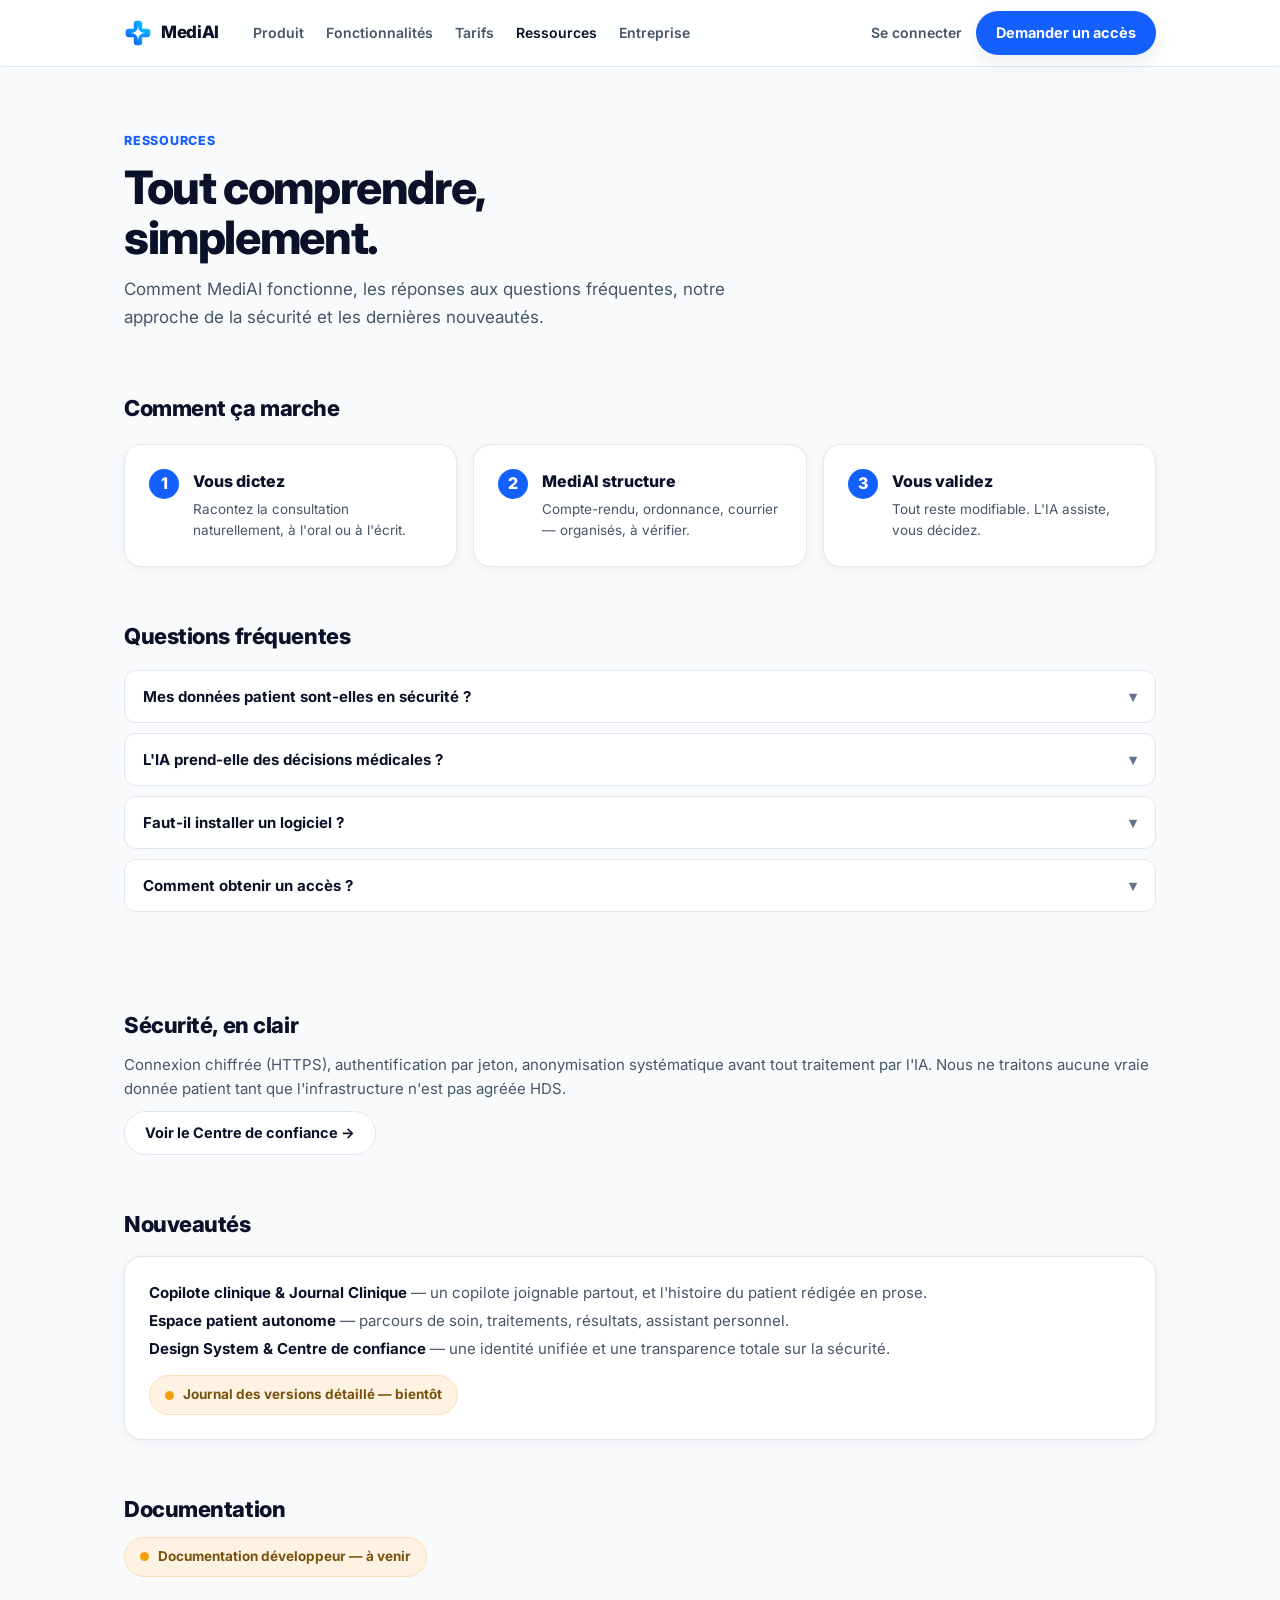
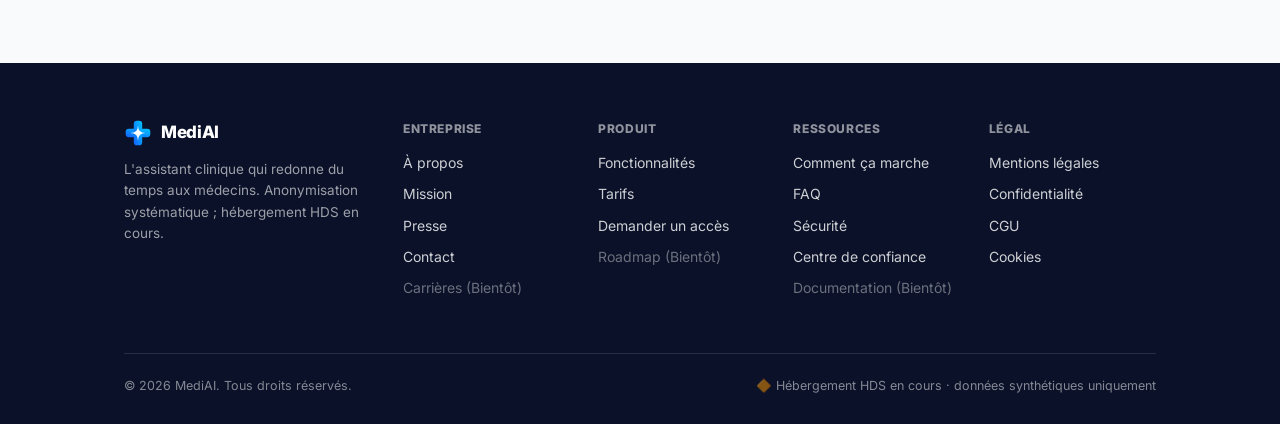
<file: ressources.html>
<!DOCTYPE html>
<html lang="fr">
<head>
<meta charset="UTF-8">
<meta name="viewport" content="width=device-width, initial-scale=1.0">
<title>Ressources — MediAI</title>
<meta name="description" content="Comment fonctionne MediAI, questions fréquentes, sécurité et nouveautés produit.">
<meta property="og:title" content="Ressources — MediAI">
<meta property="og:description" content="Comment fonctionne MediAI, FAQ, sécurité et nouveautés.">
<meta property="og:type" content="website">
<meta property="og:image" content="/logo.png">
<link rel="icon" type="image/svg+xml" href="/logo.svg">
<link href="https://fonts.googleapis.com/css2?family=Inter:wght@400;500;600;700;800&display=swap" rel="stylesheet">
<link rel="stylesheet" href="/tokens.css">
<link rel="stylesheet" href="/site.css">
<style>
  .faq-item{ border:1px solid var(--line); border-radius:var(--r-md); background:var(--card); margin-bottom:10px; overflow:hidden; }
  .faq-q{ width:100%; text-align:left; background:none; border:none; font-family:inherit; font-size:15px; font-weight:700; color:var(--ink); padding:16px 18px; cursor:pointer; display:flex; justify-content:space-between; gap:12px; align-items:center; }
  .faq-a{ padding:0 18px; max-height:0; overflow:hidden; transition:max-height .25s ease, padding .25s ease; font-size:14.5px; color:var(--ink-soft); }
  .faq-item.open .faq-a{ max-height:320px; padding:0 18px 16px; }
  .faq-item.open .faq-q .chev{ transform:rotate(180deg); }
  .faq-q .chev{ transition:transform .2s; color:var(--ink-faint); }
  .step{ display:flex; gap:14px; }
  .step .n{ width:30px; height:30px; border-radius:50%; background:var(--blue); color:#fff; font-weight:800; display:grid; place-items:center; flex:none; }
</style>
</head>
<body>
<header class="site-header"><div class="wrap">
  <a class="brand" href="/"><img src="/logo.svg" alt="MediAI"> MediAI</a>
  <nav class="site-nav">
    <a href="/#comment">Produit</a><a href="/#essayer">Fonctionnalités</a><a href="/#pricing">Tarifs</a>
    <a href="/ressources" aria-current="page">Ressources</a><a href="/entreprise">Entreprise</a>
  </nav>
  <div class="header-right"><a class="h-login" href="/app?mode=login">Se connecter</a><a class="btn btn-primary" href="/app?mode=signup">Demander un accès</a></div>
</div></header>

<main class="wrap">
  <section class="page-hero"><div class="eyebrow">Ressources</div><h1>Tout comprendre,<br>simplement.</h1><p class="lead">Comment MediAI fonctionne, les réponses aux questions fréquentes, notre approche de la sécurité et les dernières nouveautés.</p></section>

  <section class="section" id="comment">
    <h2 style="font-size:22px;font-weight:800;letter-spacing:-.02em;margin-bottom:18px;">Comment ça marche</h2>
    <div class="grid grid-3">
      <div class="card"><div class="step"><div class="n">1</div><div><div style="font-weight:800">Vous dictez</div><p style="font-size:13.5px;color:var(--ink-soft);margin-top:4px">Racontez la consultation naturellement, à l'oral ou à l'écrit.</p></div></div></div>
      <div class="card"><div class="step"><div class="n">2</div><div><div style="font-weight:800">MediAI structure</div><p style="font-size:13.5px;color:var(--ink-soft);margin-top:4px">Compte-rendu, ordonnance, courrier — organisés, à vérifier.</p></div></div></div>
      <div class="card"><div class="step"><div class="n">3</div><div><div style="font-weight:800">Vous validez</div><p style="font-size:13.5px;color:var(--ink-soft);margin-top:4px">Tout reste modifiable. L'IA assiste, vous décidez.</p></div></div></div>
    </div>
  </section>

  <section class="section" id="faq">
    <h2 style="font-size:22px;font-weight:800;letter-spacing:-.02em;margin-bottom:16px;">Questions fréquentes</h2>
    <div id="faqList">
      <div class="faq-item"><button class="faq-q" onclick="this.parentNode.classList.toggle('open')">Mes données patient sont-elles en sécurité ?<span class="chev">▾</span></button><div class="faq-a">Toute donnée envoyée à un modèle d'IA est anonymisée au préalable, puis ré-identifiée localement. L'hébergement agréé HDS est en cours ; tant qu'il n'est pas finalisé, seules des données synthétiques sont utilisées. Détail sur notre <a href="/trust" style="color:var(--blue);font-weight:600">Centre de confiance</a>.</div></div>
      <div class="faq-item"><button class="faq-q" onclick="this.parentNode.classList.toggle('open')">L'IA prend-elle des décisions médicales ?<span class="chev">▾</span></button><div class="faq-a">Jamais. MediAI structure et suggère ; le médecin valide et décide. Toute sortie de l'IA est marquée « à vérifier » et reste entièrement modifiable.</div></div>
      <div class="faq-item"><button class="faq-q" onclick="this.parentNode.classList.toggle('open')">Faut-il installer un logiciel ?<span class="chev">▾</span></button><div class="faq-a">Non. MediAI fonctionne dans votre navigateur, sur ordinateur comme sur mobile. Rien à installer.</div></div>
      <div class="faq-item"><button class="faq-q" onclick="this.parentNode.classList.toggle('open')">Comment obtenir un accès ?<span class="chev">▾</span></button><div class="faq-a">Rejoignez le programme Early Access depuis la page d'accueil, ou <a href="/app?mode=signup" style="color:var(--blue);font-weight:600">demandez un accès</a> directement.</div></div>
    </div>
  </section>

  <section class="section prose" id="securite">
    <h2>Sécurité, en clair</h2>
    <p>Connexion chiffrée (HTTPS), authentification par jeton, anonymisation systématique avant tout traitement par l'IA. Nous ne traitons aucune vraie donnée patient tant que l'infrastructure n'est pas agréée HDS.</p>
    <a class="btn btn-ghost" href="/trust" style="margin-top:10px">Voir le Centre de confiance →</a>
  </section>

  <section class="section" id="nouveautes">
    <h2 style="font-size:22px;font-weight:800;letter-spacing:-.02em;margin-bottom:14px;">Nouveautés</h2>
    <div class="card prose">
      <p style="margin:0 0 4px"><b style="color:var(--ink)">Copilote clinique &amp; Journal Clinique</b> — un copilote joignable partout, et l'histoire du patient rédigée en prose.</p>
      <p style="margin:0 0 4px"><b style="color:var(--ink)">Espace patient autonome</b> — parcours de soin, traitements, résultats, assistant personnel.</p>
      <p style="margin:0"><b style="color:var(--ink)">Design System &amp; Centre de confiance</b> — une identité unifiée et une transparence totale sur la sécurité.</p>
      <div class="status-badge" style="margin-top:14px"><span class="dot"></span>Journal des versions détaillé — bientôt</div>
    </div>
  </section>

  <section class="section" id="documentation">
    <h2 style="font-size:22px;font-weight:800;letter-spacing:-.02em;margin-bottom:10px;">Documentation</h2>
    <div class="status-badge"><span class="dot"></span>Documentation développeur — à venir</div>
  </section>
</main>

<footer class="site-footer"><div class="wrap">
  <div class="footer-grid">
    <div class="footer-brand"><a class="brand" href="/"><img src="/logo.svg" alt="MediAI"> MediAI</a><p>L'assistant clinique qui redonne du temps aux médecins. Anonymisation systématique ; hébergement HDS en cours.</p></div>
    <div class="foot-col"><h4>Entreprise</h4><a href="/entreprise">À propos</a><a href="/entreprise#mission">Mission</a><a href="/entreprise#presse">Presse</a><a href="/entreprise#contact">Contact</a><a class="foot-soon">Carrières (Bientôt)</a></div>
    <div class="foot-col"><h4>Produit</h4><a href="/#essayer">Fonctionnalités</a><a href="/#pricing">Tarifs</a><a href="/app?mode=signup">Demander un accès</a><a class="foot-soon">Roadmap (Bientôt)</a></div>
    <div class="foot-col"><h4>Ressources</h4><a href="/ressources#comment">Comment ça marche</a><a href="/ressources#faq">FAQ</a><a href="/trust">Sécurité</a><a href="/trust">Centre de confiance</a><a class="foot-soon">Documentation (Bientôt)</a></div>
    <div class="foot-col"><h4>Légal</h4><a href="/legal#mentions">Mentions légales</a><a href="/legal#confidentialite">Confidentialité</a><a href="/legal#cgu">CGU</a><a href="/legal#cookies">Cookies</a></div>
  </div>
  <div class="footer-bottom"><span>© 2026 MediAI. Tous droits réservés.</span><span>🔶 Hébergement HDS en cours · données synthétiques uniquement</span></div>
</div></footer>
</body>
</html>
</file>
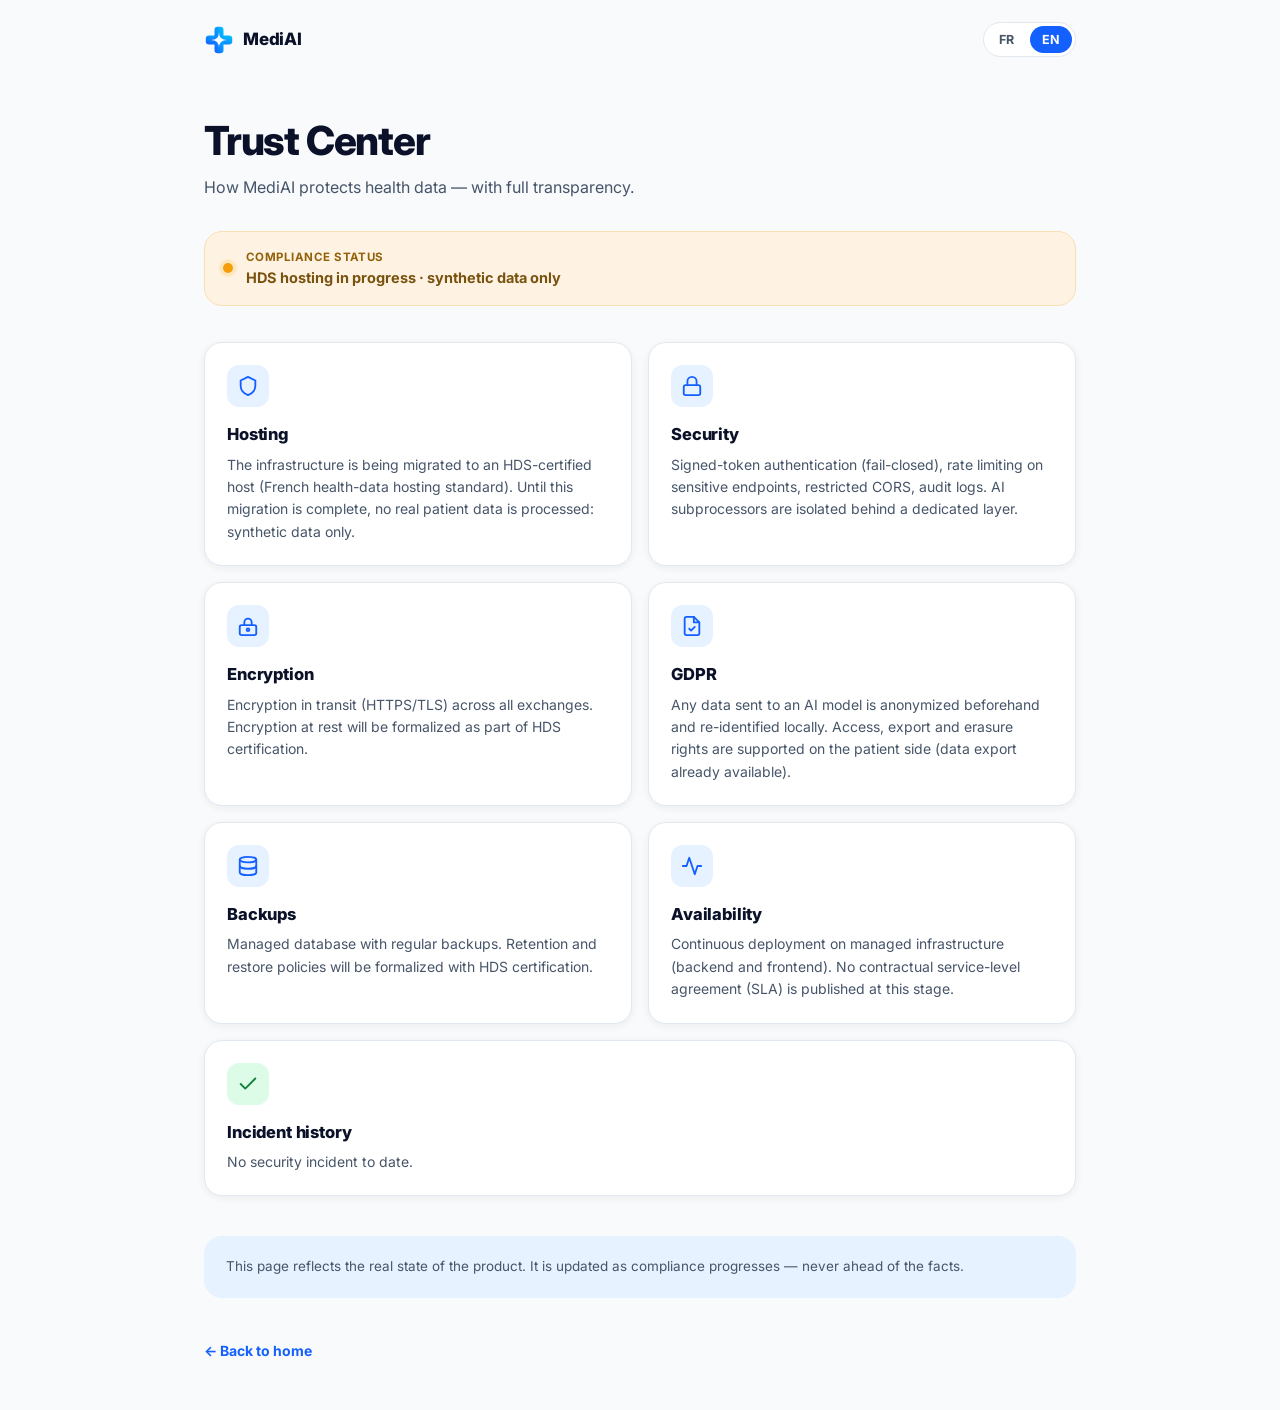
<file: trust.html>
<!DOCTYPE html>
<html lang="fr">
<head>
<meta charset="UTF-8">
<meta name="viewport" content="width=device-width, initial-scale=1.0">
<title>Centre de confiance — MediAI</title>
<link rel="icon" type="image/svg+xml" href="/logo.svg">
<meta property="og:image" content="/logo.png">
<meta name="description" content="Comment MediAI protège les données de santé — hébergement, sécurité, chiffrement, RGPD, disponibilité. En toute transparence.">
<link href="https://fonts.googleapis.com/css2?family=Inter:wght@400;500;600;700;800&display=swap" rel="stylesheet">
<link rel="stylesheet" href="/tokens.css">
<style>
  *,*::before,*::after{ box-sizing:border-box; margin:0; padding:0; }
  body{ font-family:var(--sans); background:var(--paper); color:var(--ink); line-height:1.6; -webkit-font-smoothing:antialiased; }
  a{ color:inherit; text-decoration:none; }
  .wrap{ max-width:920px; margin:0 auto; padding:0 24px; }

  header{ display:flex; align-items:center; justify-content:space-between; padding:22px 0; }
  .brand{ display:flex; align-items:center; gap:9px; font-weight:800; font-size:17px; letter-spacing:-.01em; }
  .brand .logo{ width:30px; height:30px; border-radius:9px; display:block; }
  .lang{ display:flex; gap:4px; background:var(--card); border:1px solid var(--line); border-radius:var(--r-full); padding:3px; }
  .lang button{ border:none; background:none; font-family:inherit; font-size:12.5px; font-weight:700; color:var(--ink-soft); padding:6px 12px; border-radius:var(--r-full); cursor:pointer; }
  .lang button.on{ background:var(--blue); color:#fff; }

  .hero{ padding:40px 0 22px; }
  .hero h1{ font-size:clamp(28px,5vw,40px); font-weight:800; letter-spacing:-.03em; line-height:1.1; }
  .hero p{ font-size:16px; color:var(--ink-soft); margin-top:12px; max-width:620px; }

  .status{ display:flex; align-items:center; gap:13px; background:var(--amber-tint); border:1px solid #FADFB2; border-radius:var(--r-lg); padding:16px 18px; margin:8px 0 36px; }
  .status .dot{ width:10px; height:10px; border-radius:50%; background:var(--amber); flex:none; box-shadow:0 0 0 4px rgba(245,158,11,.15); }
  .status .k{ font-size:11.5px; font-weight:700; text-transform:uppercase; letter-spacing:.04em; color:#92610a; }
  .status .v{ font-size:14.5px; font-weight:700; color:#7a5210; }

  .grid{ display:grid; grid-template-columns:repeat(2,1fr); gap:16px; }
  @media (max-width:680px){ .grid{ grid-template-columns:1fr; } }
  .card{ background:var(--card); border:1px solid var(--line); border-radius:var(--r-lg); padding:22px; box-shadow:var(--shadow-sm); }
  .card .ic{ width:42px; height:42px; border-radius:12px; background:var(--blue-tint); color:var(--blue); display:flex; align-items:center; justify-content:center; margin-bottom:14px; }
  .card h3{ font-size:16.5px; font-weight:800; letter-spacing:-.01em; margin-bottom:6px; }
  .card p{ font-size:14px; color:var(--ink-soft); }

  .foot{ margin:40px 0; padding:20px 22px; background:var(--blue-tint); border-radius:var(--r-lg); font-size:13.5px; color:var(--ink-soft); }
  .back{ display:inline-block; margin:0 0 48px; font-size:14px; font-weight:700; color:var(--blue); }
  svg{ width:22px; height:22px; }
</style>
</head>
<body>
<div class="wrap">
  <header>
    <a class="brand" href="/"><img class="logo" src="/logo.svg" alt="MediAI"> MediAI</a>
    <div class="lang" id="langSwitch" role="group" aria-label="Langue / Language">
      <button data-lang="fr" class="on">FR</button>
      <button data-lang="en">EN</button>
    </div>
  </header>

  <section class="hero">
    <h1 data-i18n="trust.title">Centre de confiance</h1>
    <p data-i18n="trust.subtitle">Comment MediAI protège les données de santé — en toute transparence.</p>
  </section>

  <div class="status">
    <span class="dot"></span>
    <div>
      <div class="k" data-i18n="trust.status.label">Statut de conformité</div>
      <div class="v" data-i18n="trust.status.value">Hébergement HDS en cours · données synthétiques uniquement</div>
    </div>
  </div>

  <div class="grid">
    <div class="card">
      <div class="ic"><svg viewBox="0 0 24 24" fill="none" stroke="currentColor" stroke-width="2" stroke-linecap="round" stroke-linejoin="round"><path d="M12 2 4 6v6c0 5 3.5 8 8 10 4.5-2 8-5 8-10V6z"/></svg></div>
      <h3 data-i18n="trust.hosting.h">Hébergement</h3>
      <p data-i18n="trust.hosting.p"></p>
    </div>
    <div class="card">
      <div class="ic"><svg viewBox="0 0 24 24" fill="none" stroke="currentColor" stroke-width="2" stroke-linecap="round" stroke-linejoin="round"><rect x="3" y="11" width="18" height="11" rx="2"/><path d="M7 11V7a5 5 0 0 1 10 0v4"/></svg></div>
      <h3 data-i18n="trust.security.h">Sécurité</h3>
      <p data-i18n="trust.security.p"></p>
    </div>
    <div class="card">
      <div class="ic"><svg viewBox="0 0 24 24" fill="none" stroke="currentColor" stroke-width="2" stroke-linecap="round" stroke-linejoin="round"><rect x="3" y="11" width="18" height="11" rx="2"/><circle cx="12" cy="16" r="1.5"/><path d="M8 11V8a4 4 0 0 1 8 0v3"/></svg></div>
      <h3 data-i18n="trust.encryption.h">Chiffrement</h3>
      <p data-i18n="trust.encryption.p"></p>
    </div>
    <div class="card">
      <div class="ic"><svg viewBox="0 0 24 24" fill="none" stroke="currentColor" stroke-width="2" stroke-linecap="round" stroke-linejoin="round"><path d="M14 2H6a2 2 0 0 0-2 2v16a2 2 0 0 0 2 2h12a2 2 0 0 0 2-2V8z"/><path d="M14 2v6h6"/><path d="M9 15l2 2 4-4"/></svg></div>
      <h3 data-i18n="trust.rgpd.h">RGPD</h3>
      <p data-i18n="trust.rgpd.p"></p>
    </div>
    <div class="card">
      <div class="ic"><svg viewBox="0 0 24 24" fill="none" stroke="currentColor" stroke-width="2" stroke-linecap="round" stroke-linejoin="round"><ellipse cx="12" cy="5" rx="9" ry="3"/><path d="M3 5v14a9 3 0 0 0 18 0V5"/><path d="M3 12a9 3 0 0 0 18 0"/></svg></div>
      <h3 data-i18n="trust.backups.h">Sauvegardes</h3>
      <p data-i18n="trust.backups.p"></p>
    </div>
    <div class="card">
      <div class="ic"><svg viewBox="0 0 24 24" fill="none" stroke="currentColor" stroke-width="2" stroke-linecap="round" stroke-linejoin="round"><path d="M22 12h-4l-3 9L9 3l-3 9H2"/></svg></div>
      <h3 data-i18n="trust.availability.h">Disponibilité</h3>
      <p data-i18n="trust.availability.p"></p>
    </div>
  </div>

  <div class="card" style="margin-top:16px;">
    <div class="ic" style="background:var(--green-tint);color:var(--green-deep);"><svg viewBox="0 0 24 24" fill="none" stroke="currentColor" stroke-width="2" stroke-linecap="round" stroke-linejoin="round"><path d="M20 6 9 17l-5-5"/></svg></div>
    <h3 data-i18n="trust.incidents.h">Historique des incidents</h3>
    <p data-i18n="trust.incidents.p"></p>
  </div>

  <div class="foot" data-i18n="trust.footer"></div>
  <a class="back" href="/" data-i18n="trust.back">← Retour à l'accueil</a>
</div>

<script src="/i18n.js"></script>
<script>
  (function(){
    const sw = document.getElementById('langSwitch');
    function sync(){ sw.querySelectorAll('button').forEach(function(b){ b.classList.toggle('on', b.dataset.lang === MediaiI18n.lang); }); }
    sw.addEventListener('click', function(e){ const b = e.target.closest('button'); if(!b) return; MediaiI18n.setLang(b.dataset.lang); sync(); });
    sync();
  })();
</script>
</body>
</html>
</file>
<file: tokens.css>
/* ============================================================================
   MediAI — Design System v2 · SOURCE UNIQUE DE VÉRITÉ (Sprint 16)
   ----------------------------------------------------------------------------
   Ce fichier est la SEULE définition des design tokens de MediAI. Les trois
   frontends (index.html, app.html, patient.html) le chargent AVANT leur propre
   <style>. Toute nouvelle page/composant doit utiliser ces variables — jamais
   de valeur « magique » en dur, jamais de :root local qui redéfinit un token.

   Valeurs alignées sur l'identité officielle (bleu #1460FF / navy #0A1128).
   Documentation : docs/04_DESIGN_SYSTEM.md.
   ========================================================================== */
:root{
  /* ── Palette primitive (couleurs brutes) ──────────────────────────────── */
  --navy:       #0A1128;   /* Bleu Nuit */
  --navy-2:     #0d1836;
  --blue:       #1460FF;   /* Bleu Principal */
  --blue-light: #00C6FF;   /* Bleu Clair */
  --blue-tint:  #E6F2FF;   /* Bleu Très Clair */
  --blue-tint-2:#D6E6FF;   /* survol des fonds bleu-tint */
  --tint-border:#C7DDFF;   /* bordure douce sur fond bleu-tint */
  --green:      #22C55E;   /* Vert Succès */
  --green-tint: #DCFCE7;
  --green-deep: #15803D;
  --violet:     #8B5CF6;   /* Violet */
  --violet-tint:#F1EDFF;
  --violet-deep:#6D28D9;
  --pink:       #EC4899;   /* Rose */
  --pink-tint:  #FCE7F3;
  --amber:      #F59E0B;   /* Orange Alerte */
  --amber-tint: #FEF3E2;
  --red:        #EF4444;   /* Erreur */
  --rose:       #EF4444;   /* alias erreur (compat) */
  --rose-tint:  #FEE2E2;
  --gray:       #64748B;   /* Gris */

  /* ── Surfaces & encre (tokens fonctionnels) ───────────────────────────── */
  --paper:      #F8FAFC;   /* Fond principal (app dense) */
  --paper-2:    #F6F8FC;   /* Fond secondaire */
  --paper-line: #E2E8F0;   /* Filet sur fond papier */
  --line:       #E2E8F0;   /* Bordure/filet standard */
  --line-2:     #EEF2F8;   /* Filet très léger */
  --card:       #FFFFFF;   /* Surface de carte */
  --bg-secondary: #F6F8FC; /* (corrige un token référencé mais jamais défini) */
  --ink:        var(--navy);
  --ink-soft:   #475569;
  --ink-faint:  var(--gray);

  /* ── Accent sémantique (accent principal = bleu) ──────────────────────── */
  --accent:      var(--blue);
  --accent-deep: #0D3EBF;   /* hover accent principal */
  --accent-tint: var(--blue-tint);
  --clinical:      var(--violet);  /* accent secondaire (clinique) */
  --clinical-tint: #F1EDFF;

  /* ── Dégradés ─────────────────────────────────────────────────────────── */
  --grad-primary:   linear-gradient(135deg, var(--navy), var(--blue-light));
  --grad-secondary: linear-gradient(135deg, var(--blue), var(--violet));
  --grad-text:      linear-gradient(120deg, #1460FF 10%, #00C6FF 90%);

  /* ── Typographie ──────────────────────────────────────────────────────── */
  --sans:  'Inter', -apple-system, BlinkMacSystemFont, 'SF Pro Display', 'SF Pro Text', 'Segoe UI', sans-serif;
  --serif: var(--sans);   /* identité 100 % sans-serif */
  --mono:  var(--sans);   /* labels en Inter (majuscules/tracking) */
  --fs-2xs: 10.5px;  --fs-xs: 12px;   --fs-sm: 13px;   --fs-base: 14px;
  --fs-md:  15.5px;  --fs-lg: 18px;   --fs-xl: 23px;   --fs-2xl: 30px;
  --fw-medium: 500;  --fw-semibold: 600;  --fw-bold: 700;

  /* ── Espacement (échelle 4px, source unique) ──────────────────────────── */
  --space-1: 4px;  --space-2: 8px;   --space-3: 12px;  --space-4: 16px;
  --space-5: 24px; --space-6: 32px;  --space-7: 48px;  --space-8: 64px;

  /* ── Rayons ───────────────────────────────────────────────────────────── */
  --r-xs: 4px; --r-sm: 8px; --r-md: 12px; --r-lg: 18px; --r-xl: 24px; --r-full: 9999px;

  /* ── Élévation ────────────────────────────────────────────────────────── */
  --shadow-xs: 0 1px 2px rgba(10,17,40,.05);
  --shadow-sm: 0 2px 8px rgba(10,17,40,.06);
  --shadow-md: 0 8px 20px rgba(10,17,40,.08);
  --shadow-lg: 0 16px 40px rgba(10,17,40,.14);

  /* ── Mouvement (discret par principe — Apple/Linear) ──────────────────── */
  --ease:     cubic-bezier(.4, 0, .2, 1);
  --ease-out: cubic-bezier(.22, .61, .36, 1);
  --dur-1: .1s;   --dur-2: .16s;  --dur-3: .24s;

  /* ── Composants canoniques ────────────────────────────────────────────── */
  --btn-h: 42px;
  --btn-radius: var(--r-md);
  --btn-transition: background .16s ease, border-color .16s ease, color .16s ease, transform .1s ease, box-shadow .16s ease;
  --input-h: var(--btn-h);
}

/* ── Accessibilité de base, partagée par tous les frontends (WCAG AA) ────── */
:focus-visible{ outline: 2px solid var(--blue); outline-offset: 2px; border-radius: 4px; }
@media (prefers-reduced-motion: reduce){
  *, *::before, *::after{ animation-duration: .001ms !important; transition-duration: .001ms !important; }
  html{ scroll-behavior: auto; }
}
</file>
<file: site.css>
/* ============================================================================
   MediAI — Chrome marketing partagé (Sprint 19)
   Header + footer + typographie de contenu, communs aux pages entreprise,
   ressources, légal, enterprise. Bâti sur tokens.css (source unique).
   ========================================================================== */
*,*::before,*::after{ box-sizing:border-box; margin:0; padding:0; }
html{ scroll-behavior:smooth; }
body{ font-family:var(--sans); background:var(--paper); color:var(--ink); line-height:1.6; -webkit-font-smoothing:antialiased; }
a{ color:inherit; text-decoration:none; }
img{ max-width:100%; }
.wrap{ max-width:1080px; margin:0 auto; padding:0 24px; }

/* ── Header ── */
.site-header{ position:sticky; top:0; z-index:100; background:rgba(255,255,255,.86); backdrop-filter:blur(14px); border-bottom:1px solid var(--line); }
.site-header .wrap{ display:flex; align-items:center; gap:20px; height:66px; }
.brand{ display:flex; align-items:center; gap:9px; font-weight:800; font-size:17px; letter-spacing:-.02em; color:var(--ink); }
.brand img{ width:28px; height:28px; }
.site-nav{ display:flex; gap:22px; margin-left:14px; }
.site-nav a{ font-size:14px; font-weight:600; color:var(--ink-soft); transition:color .14s; }
.site-nav a:hover, .site-nav a[aria-current="page"]{ color:var(--ink); }
.header-right{ margin-left:auto; display:flex; align-items:center; gap:14px; }
.h-login{ font-size:14px; font-weight:600; color:var(--ink-soft); cursor:pointer; }
.h-login:hover{ color:var(--blue); }
.btn{ display:inline-flex; align-items:center; justify-content:center; gap:8px; height:44px; padding:0 20px; border-radius:var(--r-full); font-family:inherit; font-size:14.5px; font-weight:700; cursor:pointer; border:none; transition:transform .1s, box-shadow .16s, background .16s; }
.btn-primary{ background:var(--blue); color:#fff; box-shadow:var(--shadow-md); }
.btn-primary:hover{ background:var(--accent-deep); }
.btn-ghost{ background:var(--card); color:var(--ink); border:1.5px solid var(--line); }
.btn-ghost:hover{ border-color:var(--blue); color:var(--blue); }
.btn:active{ transform:scale(.98); }
.nav-toggle{ display:none; }

/* ── Contenu / prose ── */
.page-hero{ padding:64px 0 34px; }
.page-hero .eyebrow{ font-size:12.5px; font-weight:800; letter-spacing:.06em; text-transform:uppercase; color:var(--blue); }
.page-hero h1{ font-size:clamp(30px,5vw,46px); font-weight:800; letter-spacing:-.03em; line-height:1.08; margin:12px 0 0; }
.page-hero p.lead{ font-size:17px; color:var(--ink-soft); margin-top:14px; max-width:640px; }
.section{ padding:26px 0; }
.card{ background:var(--card); border:1px solid var(--line); border-radius:var(--r-lg); padding:24px; box-shadow:var(--shadow-sm); }
.grid{ display:grid; gap:16px; }
.grid-2{ grid-template-columns:repeat(2,1fr); } .grid-3{ grid-template-columns:repeat(3,1fr); }
@media(max-width:760px){ .grid-2,.grid-3{ grid-template-columns:1fr; } }
.prose h2{ font-size:22px; font-weight:800; letter-spacing:-.02em; margin:34px 0 10px; }
.prose h3{ font-size:16.5px; font-weight:700; margin:22px 0 6px; }
.prose p, .prose li{ font-size:15px; color:var(--ink-soft); }
.prose ul{ padding-left:20px; margin:8px 0; } .prose li{ margin-bottom:6px; }
.status-badge{ display:inline-flex; align-items:center; gap:9px; background:var(--amber-tint); border:1px solid #FADFB2; border-radius:var(--r-full); padding:8px 15px; font-size:13.5px; font-weight:700; color:#7a5210; }
.status-badge .dot{ width:9px; height:9px; border-radius:50%; background:var(--amber); }

/* ── Formulaire ── */
.form-row{ display:grid; grid-template-columns:repeat(2,1fr); gap:14px; }
@media(max-width:640px){ .form-row{ grid-template-columns:1fr; } }
.field{ display:flex; flex-direction:column; gap:6px; margin-bottom:14px; }
.field label{ font-size:12.5px; font-weight:700; color:var(--ink-soft); }
.field input, .field select, .field textarea{ height:46px; padding:0 14px; border:1.5px solid var(--line); border-radius:var(--r-md); font-family:inherit; font-size:15px; background:var(--card); color:var(--ink); transition:border-color .14s; }
.field textarea{ height:auto; padding:12px 14px; resize:vertical; min-height:110px; }
.field input:focus, .field select:focus, .field textarea:focus{ outline:none; border-color:var(--blue); }
.form-note{ font-size:12.5px; color:var(--ink-faint); }

/* ── Footer ── */
.site-footer{ background:var(--navy); color:#fff; margin-top:60px; padding:56px 0 28px; }
.footer-grid{ display:grid; grid-template-columns:1.5fr repeat(4,1fr); gap:28px; }
@media(max-width:900px){ .footer-grid{ grid-template-columns:1fr 1fr; row-gap:34px; } }
.footer-brand .brand{ color:#fff; margin-bottom:12px; }
.footer-brand p{ font-size:13.5px; color:rgba(255,255,255,.6); max-width:260px; line-height:1.6; }
.foot-col h4{ font-size:12px; font-weight:800; letter-spacing:.05em; text-transform:uppercase; color:rgba(255,255,255,.55); margin-bottom:14px; }
.foot-col a{ display:block; font-size:14px; color:rgba(255,255,255,.8); margin-bottom:9px; transition:color .14s; }
.foot-col a:hover{ color:#fff; }
.foot-soon{ color:rgba(255,255,255,.4)!important; cursor:default; }
.foot-soon:hover{ color:rgba(255,255,255,.4)!important; }
.footer-bottom{ display:flex; justify-content:space-between; align-items:center; gap:16px; flex-wrap:wrap; margin-top:44px; padding-top:22px; border-top:1px solid rgba(255,255,255,.12); font-size:12.5px; color:rgba(255,255,255,.5); }

@media(max-width:760px){ .site-nav{ display:none; } }
:focus-visible{ outline:2px solid var(--blue); outline-offset:2px; border-radius:4px; }
@media(prefers-reduced-motion:reduce){ *{ animation-duration:.001ms!important; transition-duration:.001ms!important; } html{ scroll-behavior:auto; } }
</file>
